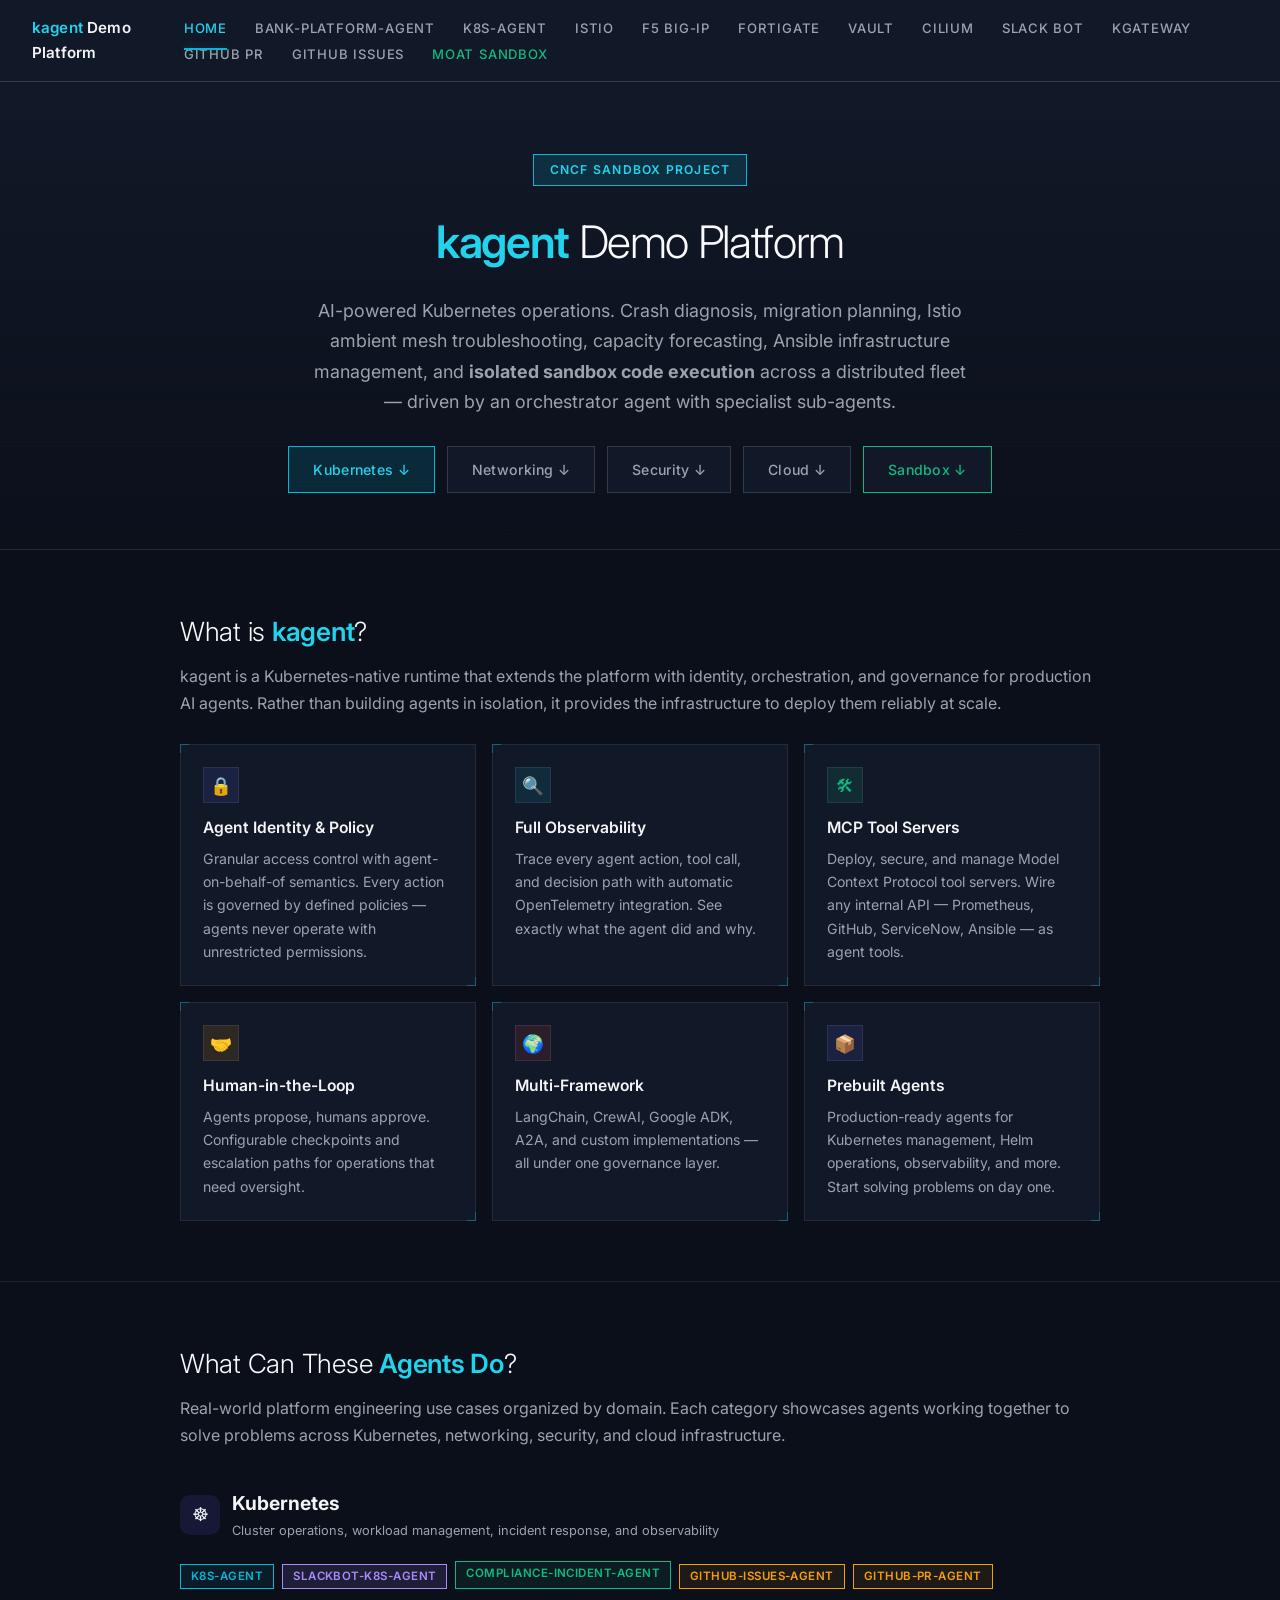
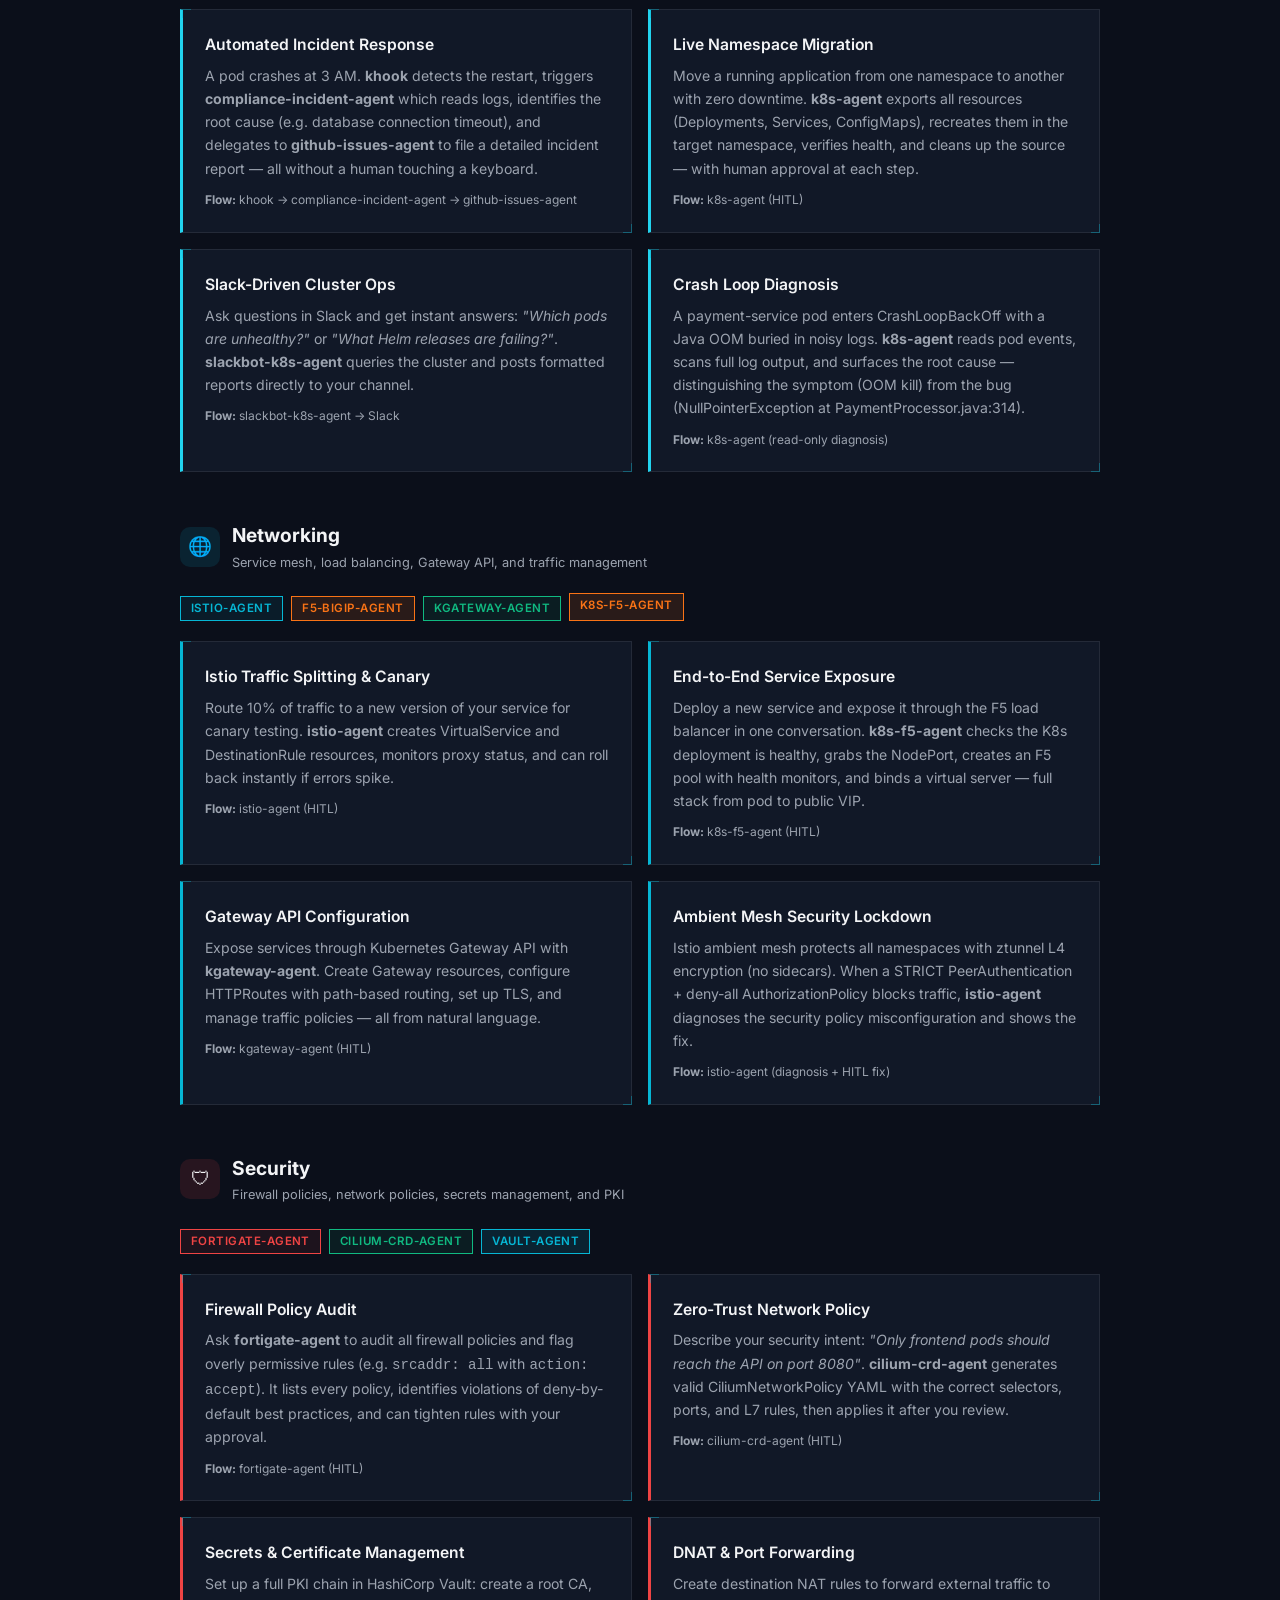
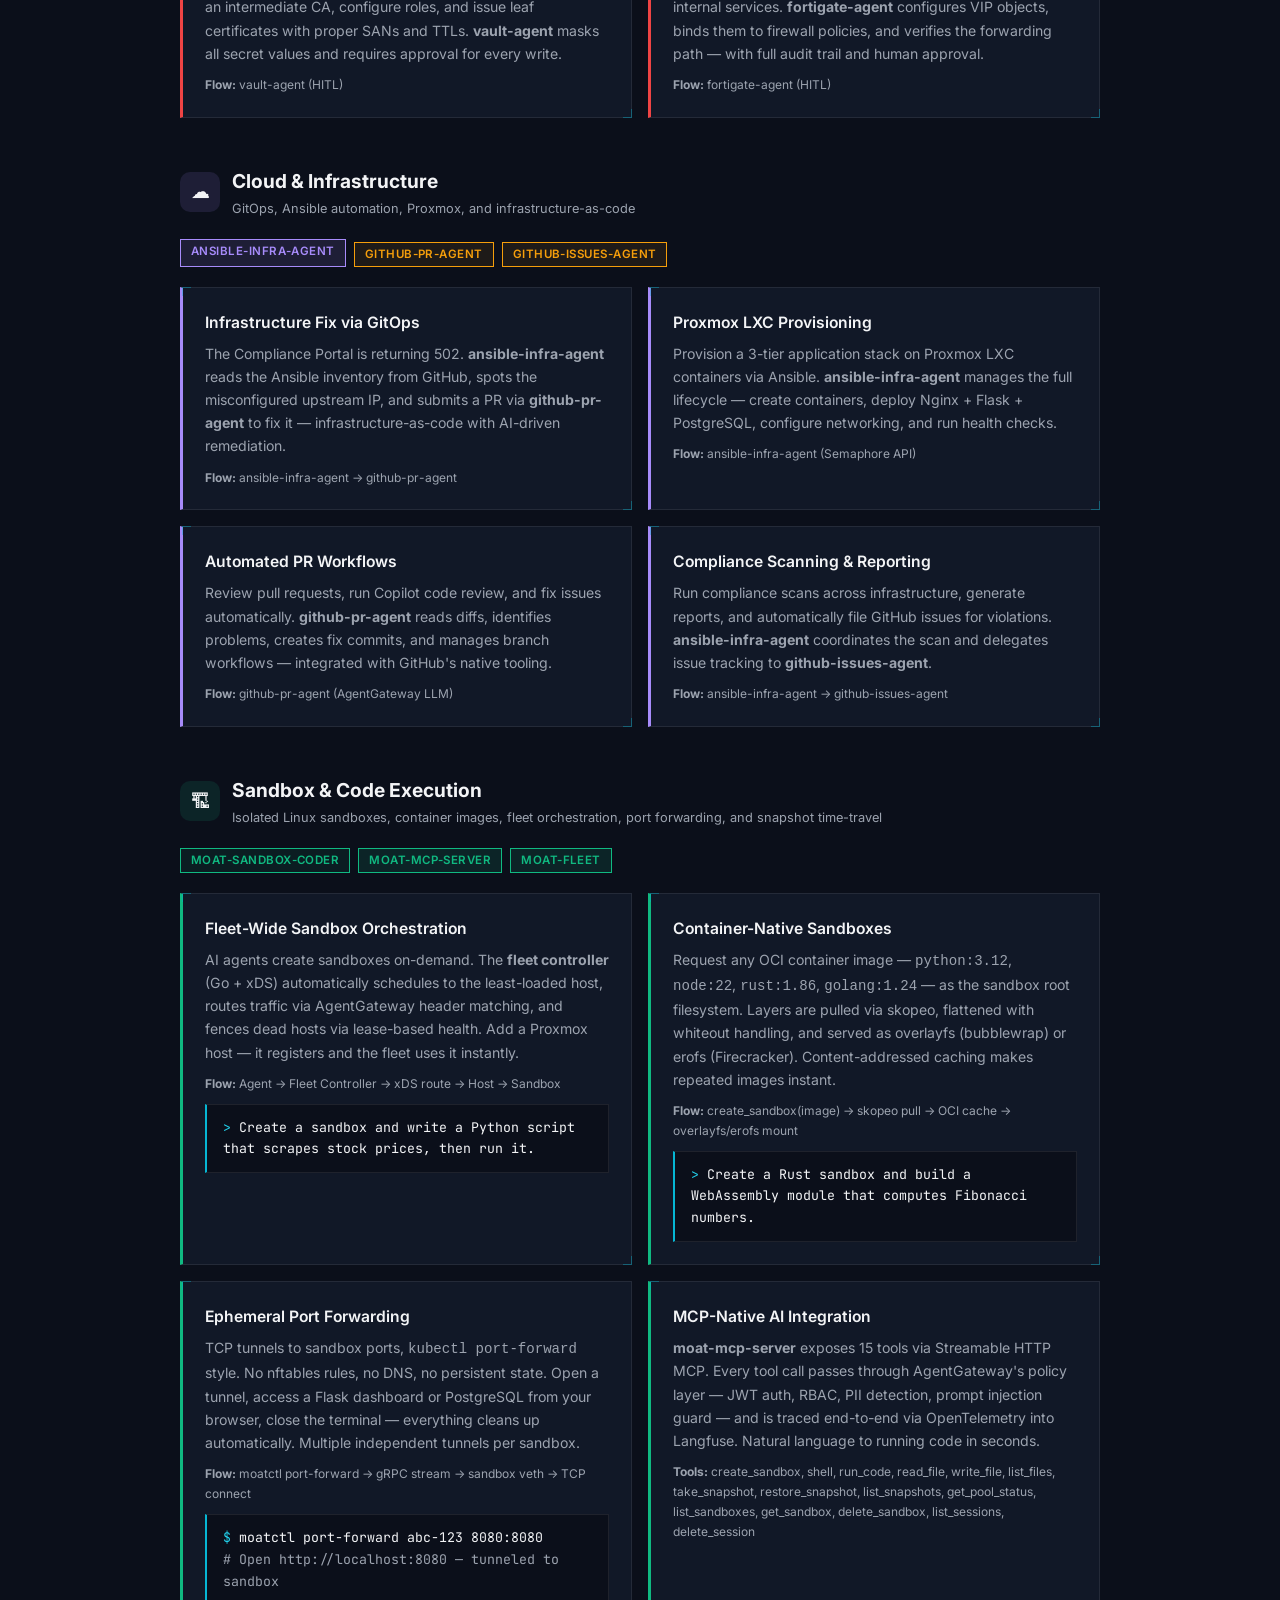
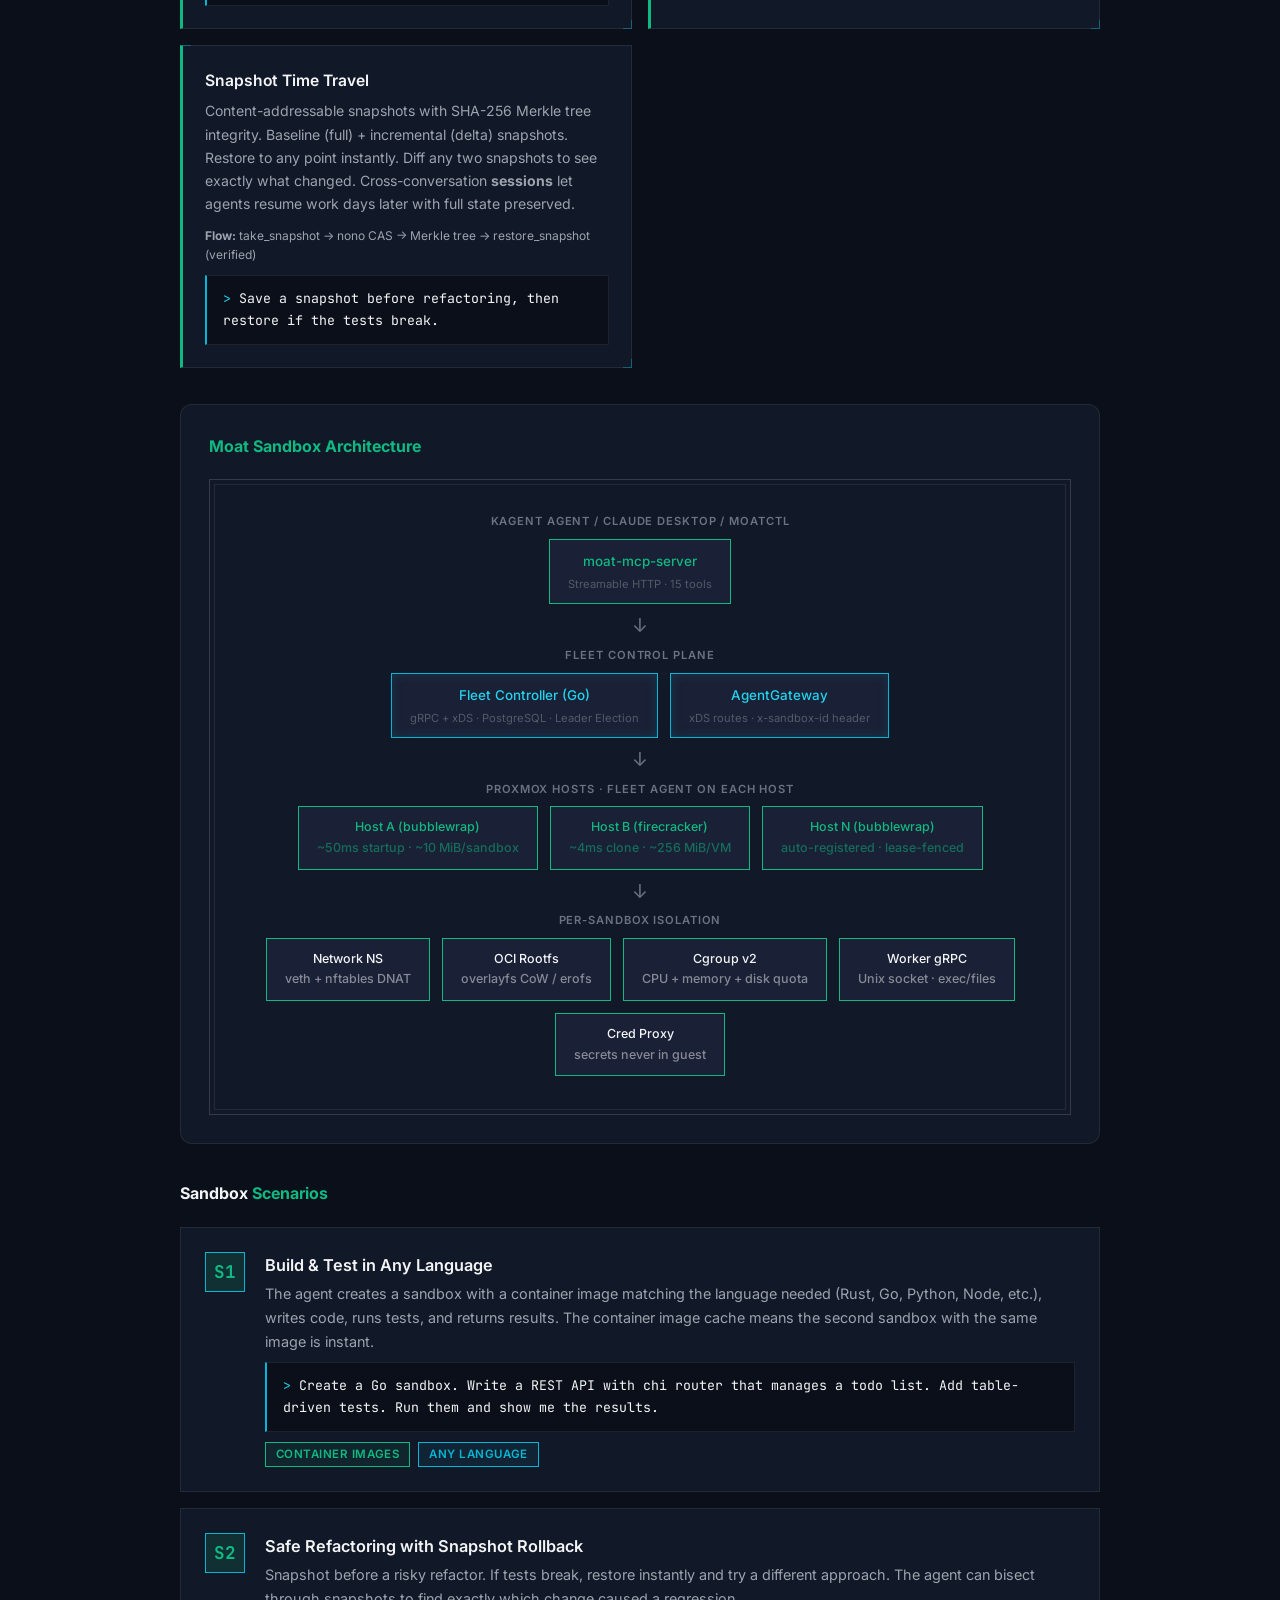
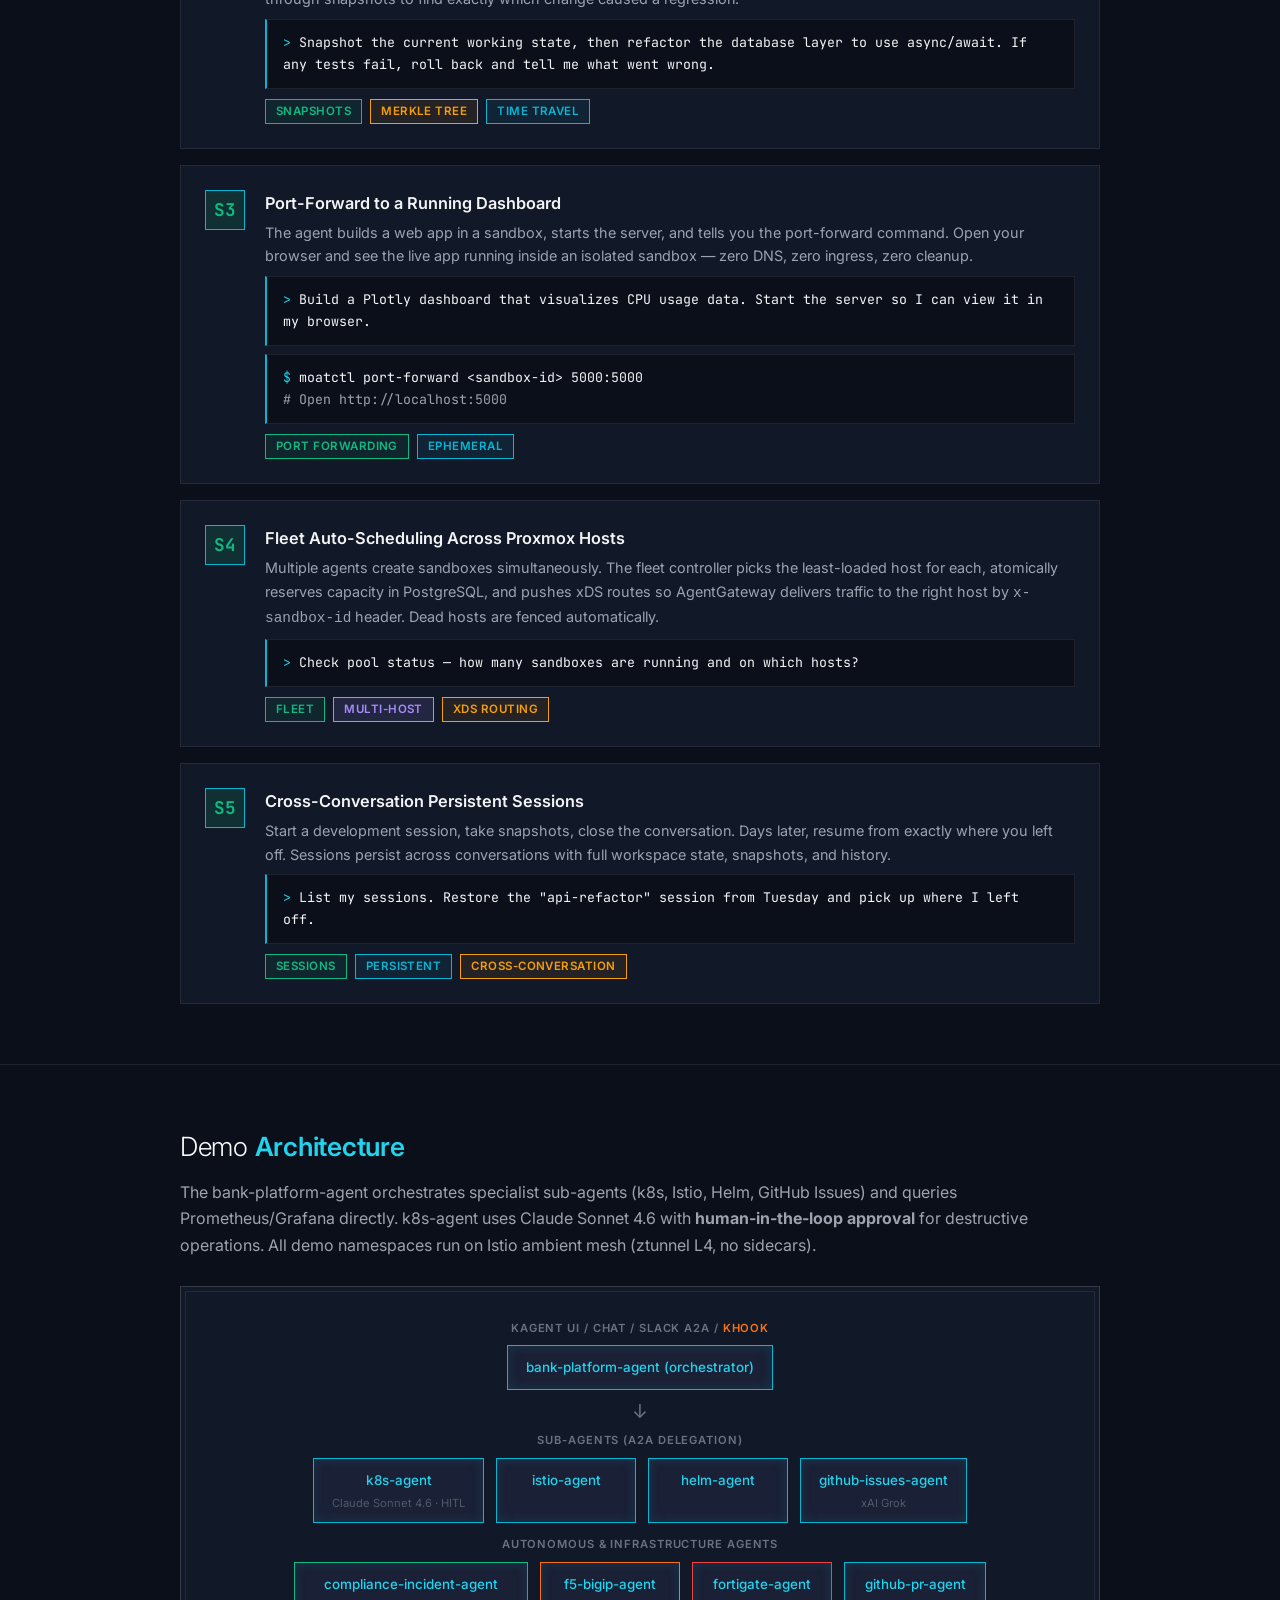
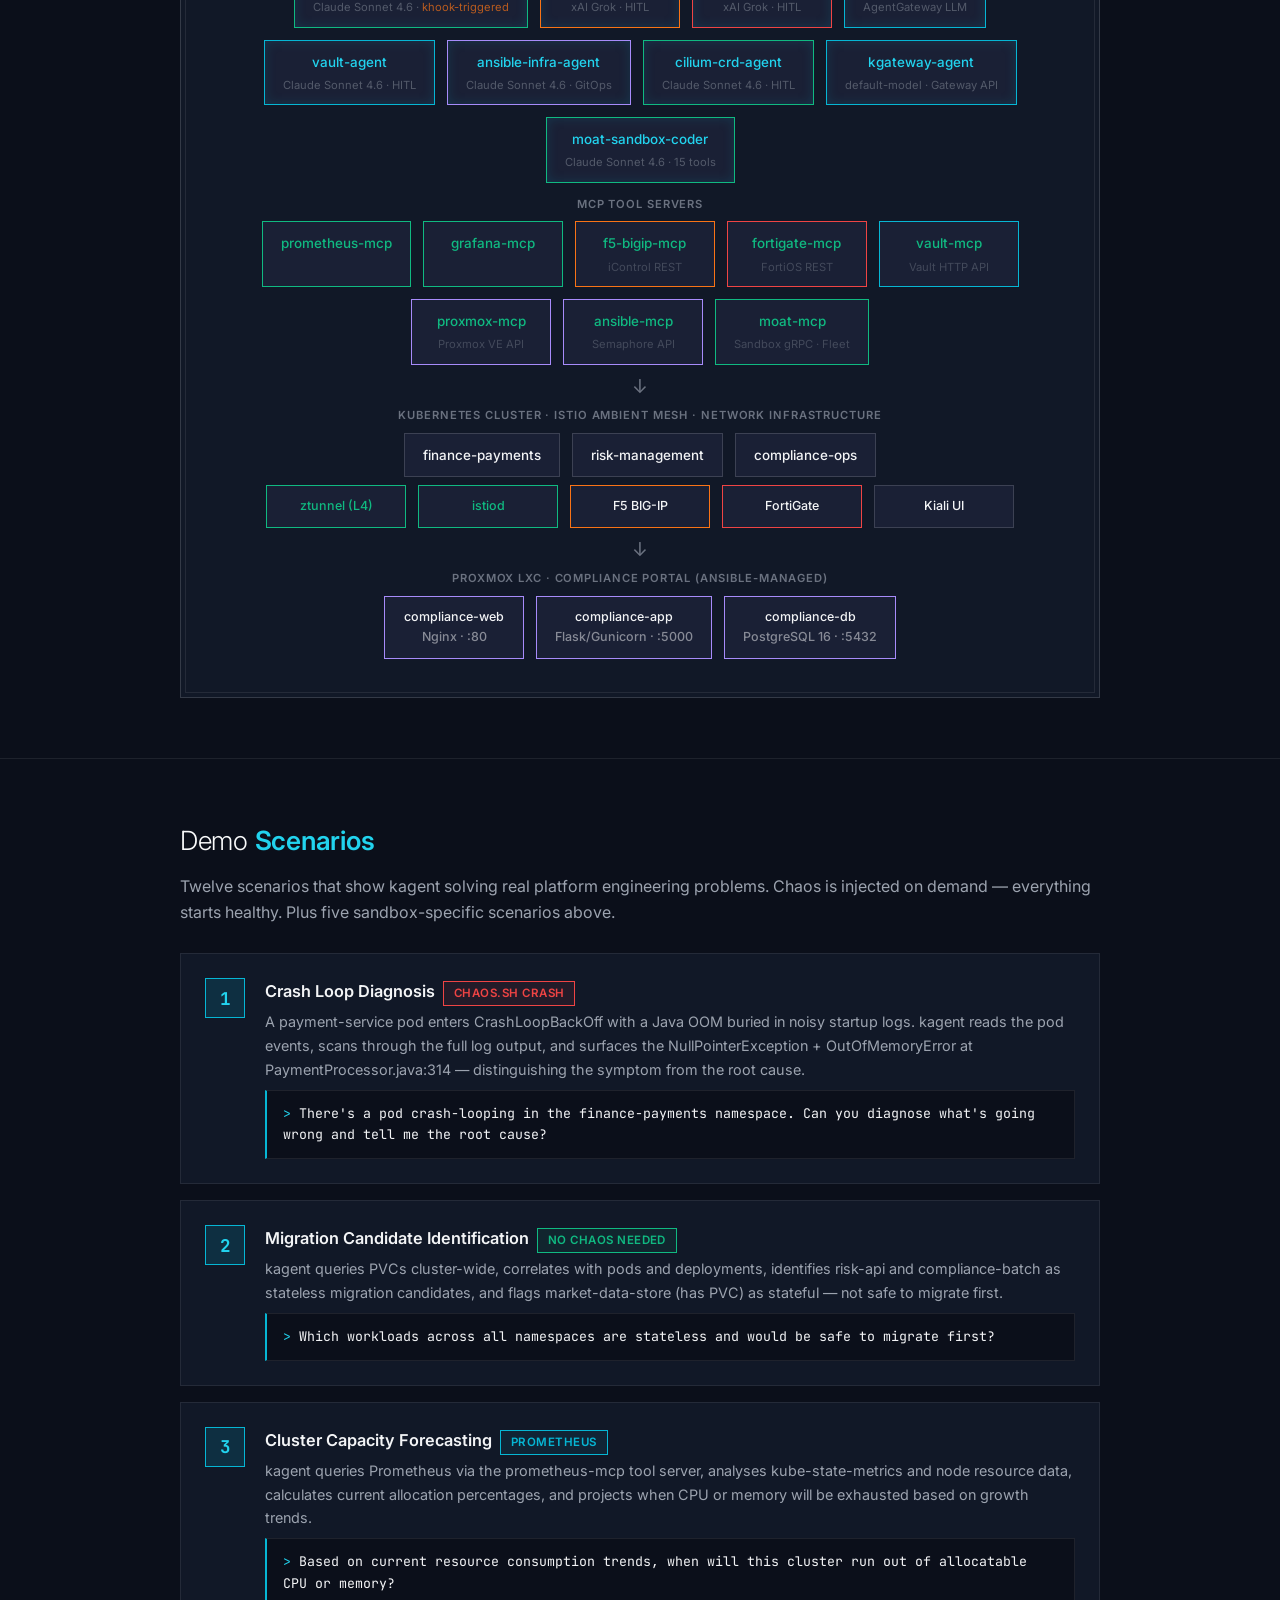
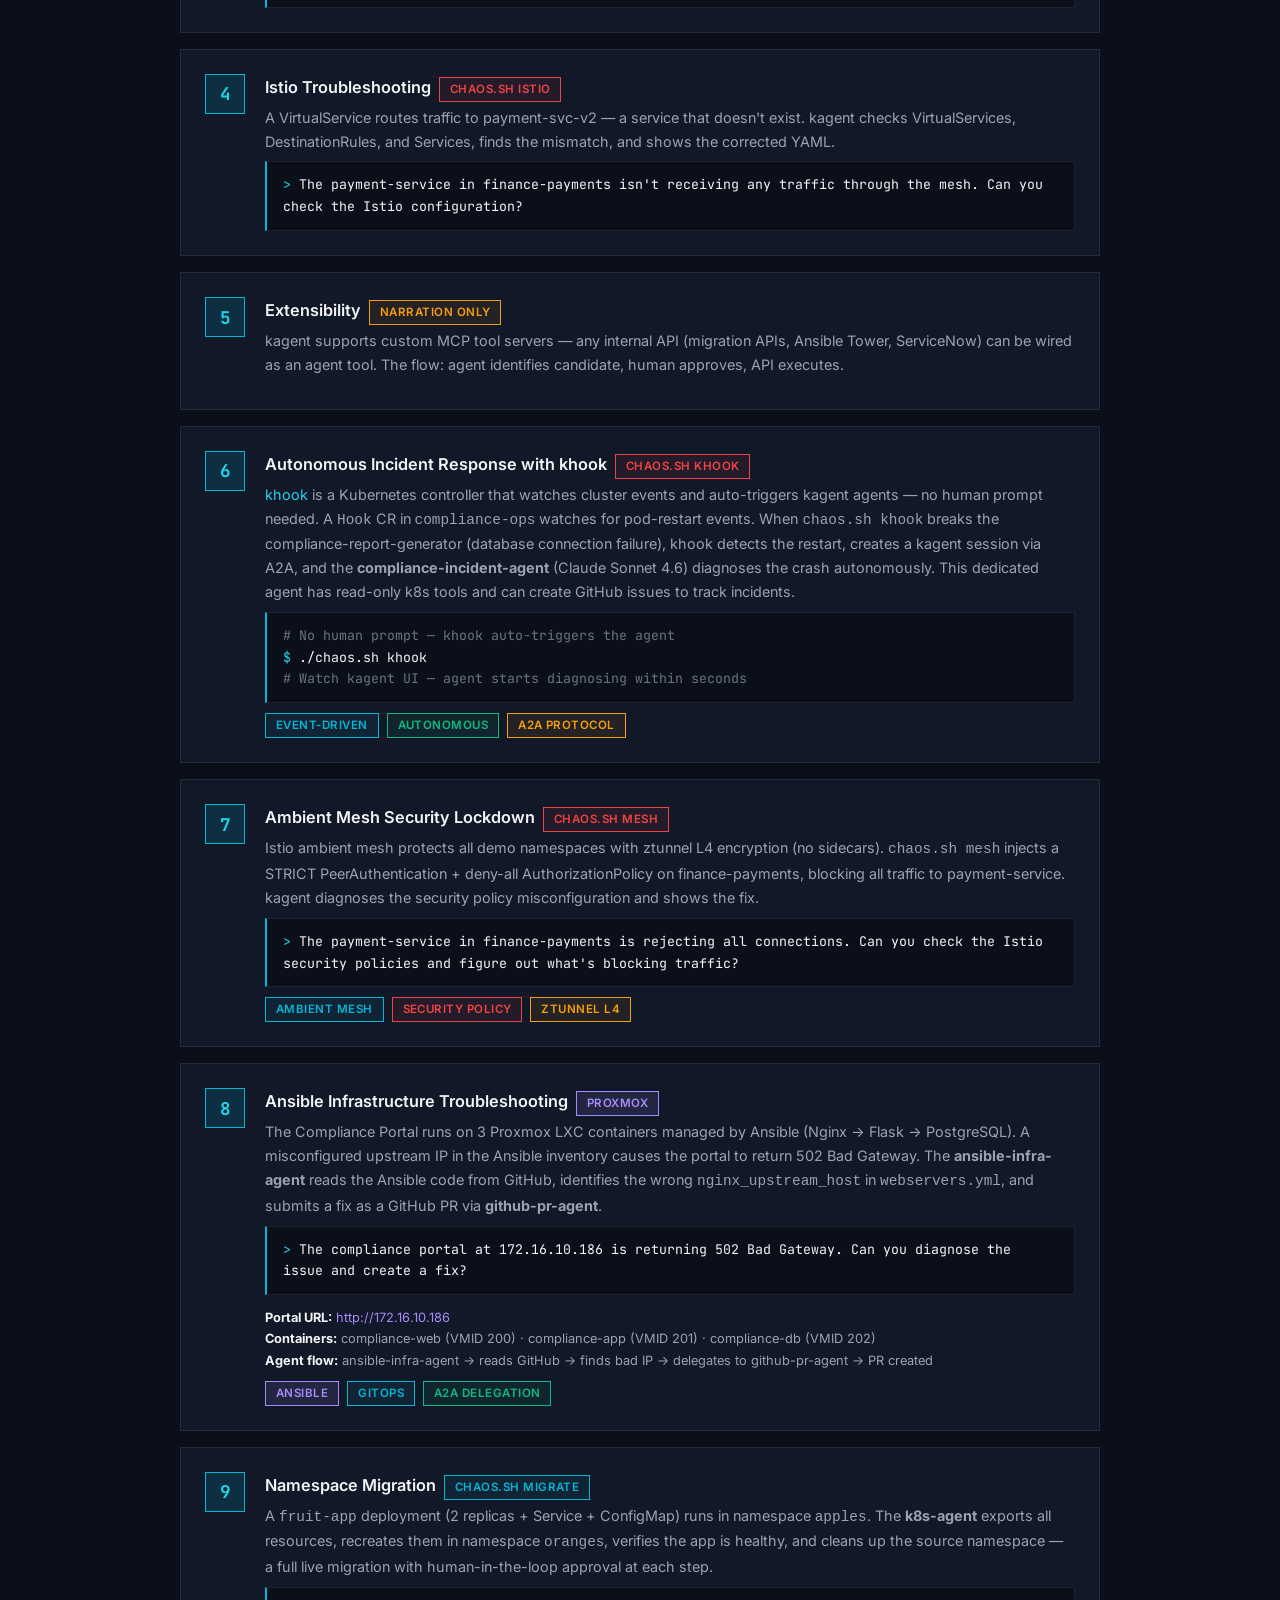
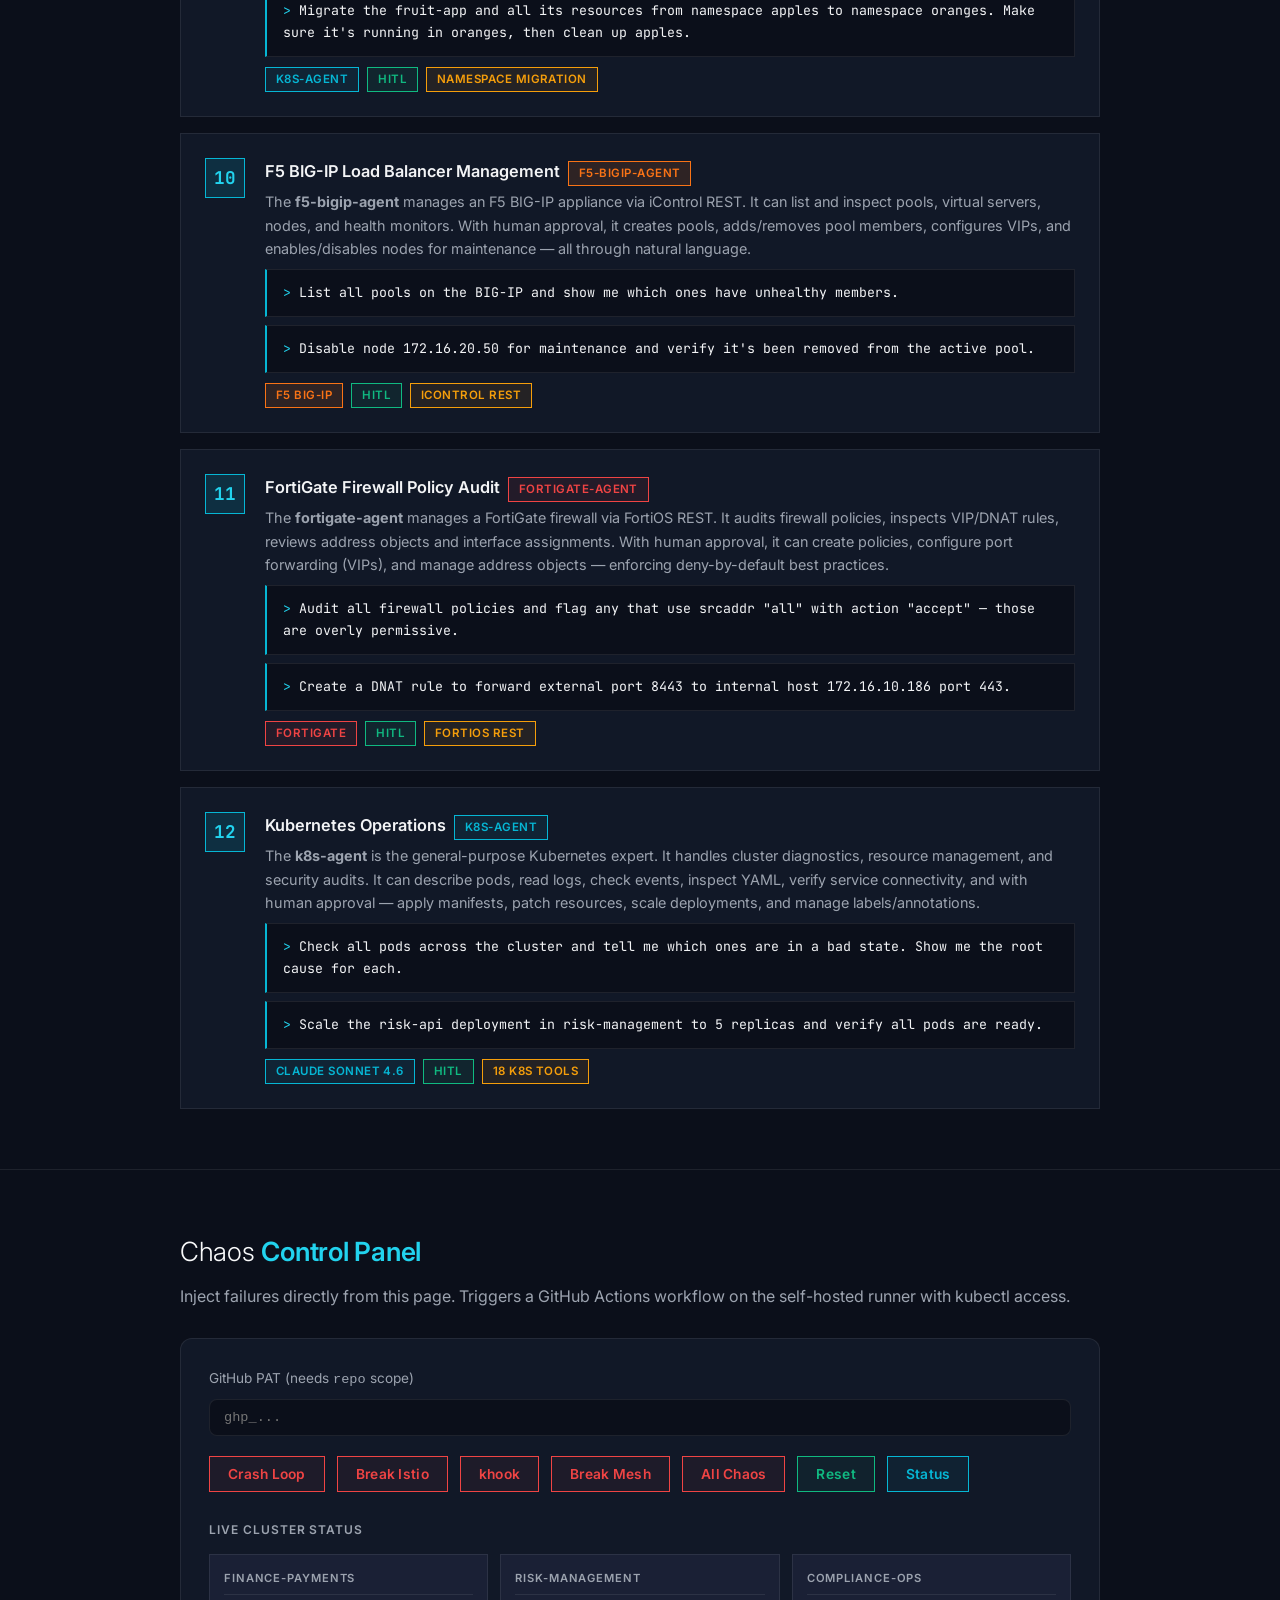
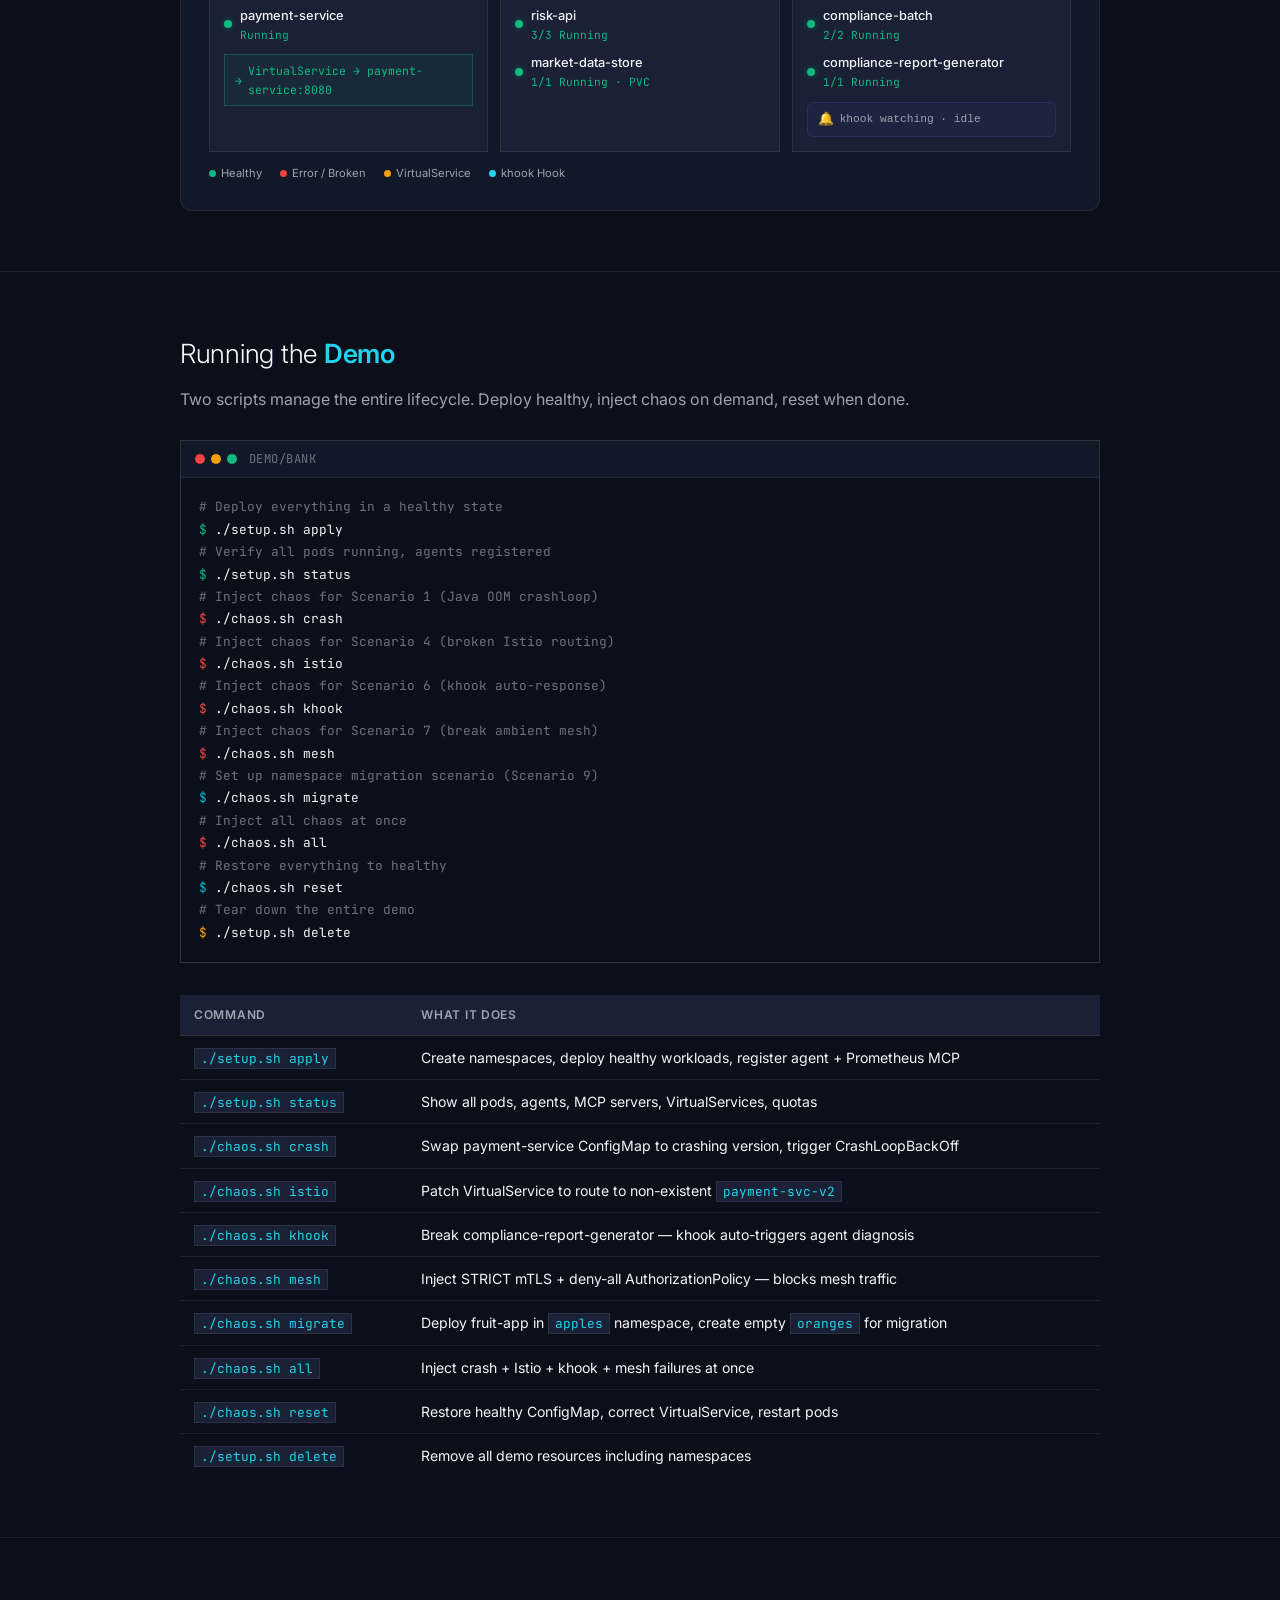
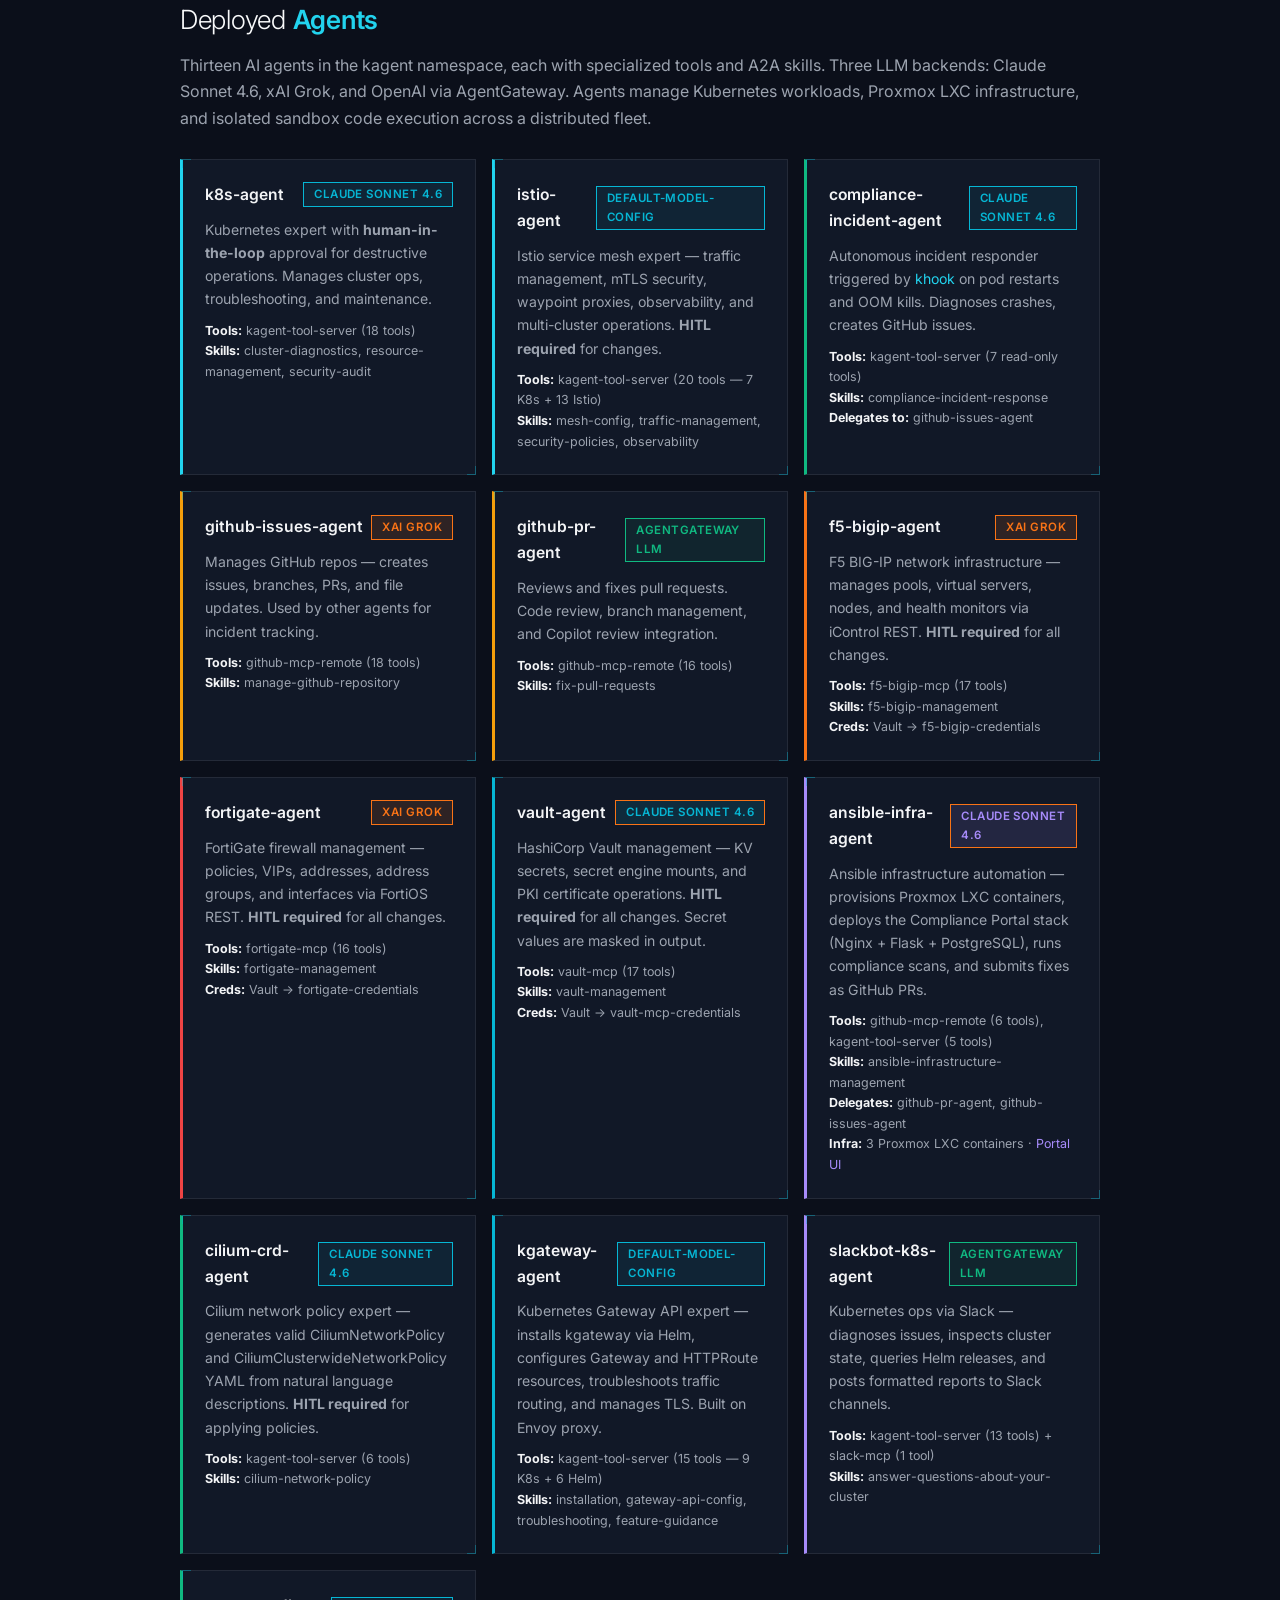
<file: docs/index.html>
<!DOCTYPE html>
<html lang="en">
<head>
  <meta charset="UTF-8">
  <meta name="viewport" content="width=device-width, initial-scale=1.0">
  <title>kagent — Demo Platform</title>
  <link rel="stylesheet" href="paper-theme.css">
  <style>
    /* Page-specific: inline style overrides for chaos panel */
    .arch-diagram { text-align: center; }
  </style>
</head>
<body>

  <!-- Nav -->
  <nav class="nav">
    <div class="nav-title"><span>kagent</span> Demo Platform</div>
    <div class="nav-links">
      <a href="index.html" class="active">Home</a>
      <a href="architecture.html">bank-platform-agent</a>
      <a href="k8s-agent.html">k8s-agent</a>
      <a href="istio-agent.html">Istio</a>
      <a href="f5-bigip-agent.html">F5 BIG-IP</a>
      <a href="fortigate-agent.html">FortiGate</a>
      <a href="vault-agent.html">Vault</a>
      <a href="cilium-crd-agent.html">Cilium</a>
      <a href="slackbot-agent.html">Slack Bot</a>
      <a href="kgateway-agent.html">kgateway</a>
      <a href="github-pr-agent.html">GitHub PR</a>
      <a href="github-issues-agent.html">GitHub Issues</a>
      <a href="#uc-sandbox" style="color: var(--green);">Moat Sandbox</a>
    </div>
  </nav>

  <!-- Hero -->
  <div class="hero">
    <div class="hero-badge">CNCF Sandbox Project</div>
    <h1><span>kagent</span> Demo Platform</h1>
    <p>AI-powered Kubernetes operations. Crash diagnosis, migration planning, Istio ambient mesh troubleshooting, capacity forecasting, Ansible infrastructure management, and <strong>isolated sandbox code execution</strong> across a distributed fleet &mdash; driven by an orchestrator agent with specialist sub-agents.</p>
    <div class="hero-buttons">
      <a href="#uc-k8s" class="hero-btn primary">Kubernetes &darr;</a>
      <a href="#uc-networking" class="hero-btn">Networking &darr;</a>
      <a href="#uc-security" class="hero-btn">Security &darr;</a>
      <a href="#uc-cloud" class="hero-btn">Cloud &darr;</a>
      <a href="#uc-sandbox" class="hero-btn" style="border-color: var(--green); color: var(--green);">Sandbox &darr;</a>
    </div>
  </div>

  <!-- What is kagent -->
  <section>
    <div class="container">
      <h2>What is <span>kagent</span>?</h2>
      <p>kagent is a Kubernetes-native runtime that extends the platform with identity, orchestration, and governance for production AI agents. Rather than building agents in isolation, it provides the infrastructure to deploy them reliably at scale.</p>

      <div class="features">
        <div class="feature">
          <div class="feature-icon" style="background: rgba(99, 102, 241, 0.12); color: var(--accent-light);">&#x1f512;</div>
          <h3>Agent Identity & Policy</h3>
          <p>Granular access control with agent-on-behalf-of semantics. Every action is governed by defined policies — agents never operate with unrestricted permissions.</p>
        </div>
        <div class="feature">
          <div class="feature-icon" style="background: rgba(6, 182, 212, 0.12); color: var(--cyan);">&#x1f50d;</div>
          <h3>Full Observability</h3>
          <p>Trace every agent action, tool call, and decision path with automatic OpenTelemetry integration. See exactly what the agent did and why.</p>
        </div>
        <div class="feature">
          <div class="feature-icon" style="background: rgba(16, 185, 129, 0.12); color: var(--green);">&#x1f6e0;</div>
          <h3>MCP Tool Servers</h3>
          <p>Deploy, secure, and manage Model Context Protocol tool servers. Wire any internal API — Prometheus, GitHub, ServiceNow, Ansible — as agent tools.</p>
        </div>
        <div class="feature">
          <div class="feature-icon" style="background: rgba(245, 158, 11, 0.12); color: var(--yellow);">&#x1f91d;</div>
          <h3>Human-in-the-Loop</h3>
          <p>Agents propose, humans approve. Configurable checkpoints and escalation paths for operations that need oversight.</p>
        </div>
        <div class="feature">
          <div class="feature-icon" style="background: rgba(239, 68, 68, 0.12); color: var(--red);">&#x1f30d;</div>
          <h3>Multi-Framework</h3>
          <p>LangChain, CrewAI, Google ADK, A2A, and custom implementations — all under one governance layer.</p>
        </div>
        <div class="feature">
          <div class="feature-icon" style="background: rgba(99, 102, 241, 0.12); color: var(--accent-light);">&#x1f4e6;</div>
          <h3>Prebuilt Agents</h3>
          <p>Production-ready agents for Kubernetes management, Helm operations, observability, and more. Start solving problems on day one.</p>
        </div>
      </div>
    </div>
  </section>

  <!-- Use Cases -->
  <section>
    <div class="container">
      <h2>What Can These <span>Agents Do</span>?</h2>
      <p>Real-world platform engineering use cases organized by domain. Each category showcases agents working together to solve problems across Kubernetes, networking, security, and cloud infrastructure.</p>

      <!-- Kubernetes -->
      <div id="uc-k8s" style="margin-top: 40px;">
        <div style="display: flex; align-items: center; gap: 12px; margin-bottom: 20px;">
          <div style="width: 40px; height: 40px; border-radius: 10px; background: rgba(99, 102, 241, 0.12); display: flex; align-items: center; justify-content: center; font-size: 1.2rem;">&#x2638;</div>
          <div>
            <h3 style="margin: 0; font-size: 1.2rem;">Kubernetes</h3>
            <p style="margin: 0; font-size: 0.8rem; color: var(--text-muted);">Cluster operations, workload management, incident response, and observability</p>
          </div>
        </div>
        <div style="display: flex; gap: 8px; flex-wrap: wrap; margin-bottom: 16px;">
          <a href="k8s-agent.html" style="text-decoration: none;"><span class="tag tag-cyan">k8s-agent</span></a>
          <a href="slackbot-agent.html" style="text-decoration: none;"><span class="tag" style="background: rgba(167,139,250,0.12); color: #a78bfa;">slackbot-k8s-agent</span></a>
          <span class="tag tag-green">compliance-incident-agent</span>
          <a href="github-issues-agent.html" style="text-decoration: none;"><span class="tag tag-yellow">github-issues-agent</span></a>
          <a href="github-pr-agent.html" style="text-decoration: none;"><span class="tag tag-yellow">github-pr-agent</span></a>
        </div>
        <div class="features" style="grid-template-columns: repeat(auto-fit, minmax(300px, 1fr));">
          <div class="feature" style="border-left: 3px solid var(--accent-light);">
            <h3>Automated Incident Response</h3>
            <p>A pod crashes at 3 AM. <strong>khook</strong> detects the restart, triggers <strong>compliance-incident-agent</strong> which reads logs, identifies the root cause (e.g. database connection timeout), and delegates to <strong>github-issues-agent</strong> to file a detailed incident report &mdash; all without a human touching a keyboard.</p>
            <div style="margin-top: 10px; font-size: 0.75rem; color: var(--text-muted);">
              <strong>Flow:</strong> khook &rarr; compliance-incident-agent &rarr; github-issues-agent
            </div>
          </div>
          <div class="feature" style="border-left: 3px solid var(--accent-light);">
            <h3>Live Namespace Migration</h3>
            <p>Move a running application from one namespace to another with zero downtime. <strong>k8s-agent</strong> exports all resources (Deployments, Services, ConfigMaps), recreates them in the target namespace, verifies health, and cleans up the source &mdash; with human approval at each step.</p>
            <div style="margin-top: 10px; font-size: 0.75rem; color: var(--text-muted);">
              <strong>Flow:</strong> k8s-agent (HITL)
            </div>
          </div>
          <div class="feature" style="border-left: 3px solid var(--accent-light);">
            <h3>Slack-Driven Cluster Ops</h3>
            <p>Ask questions in Slack and get instant answers: <em>"Which pods are unhealthy?"</em> or <em>"What Helm releases are failing?"</em>. <strong>slackbot-k8s-agent</strong> queries the cluster and posts formatted reports directly to your channel.</p>
            <div style="margin-top: 10px; font-size: 0.75rem; color: var(--text-muted);">
              <strong>Flow:</strong> slackbot-k8s-agent &rarr; Slack
            </div>
          </div>
          <div class="feature" style="border-left: 3px solid var(--accent-light);">
            <h3>Crash Loop Diagnosis</h3>
            <p>A payment-service pod enters CrashLoopBackOff with a Java OOM buried in noisy logs. <strong>k8s-agent</strong> reads pod events, scans full log output, and surfaces the root cause &mdash; distinguishing the symptom (OOM kill) from the bug (NullPointerException at PaymentProcessor.java:314).</p>
            <div style="margin-top: 10px; font-size: 0.75rem; color: var(--text-muted);">
              <strong>Flow:</strong> k8s-agent (read-only diagnosis)
            </div>
          </div>
        </div>
      </div>

      <!-- Networking -->
      <div id="uc-networking" style="margin-top: 48px;">
        <div style="display: flex; align-items: center; gap: 12px; margin-bottom: 20px;">
          <div style="width: 40px; height: 40px; border-radius: 10px; background: rgba(6, 182, 212, 0.12); display: flex; align-items: center; justify-content: center; font-size: 1.2rem;">&#x1f310;</div>
          <div>
            <h3 style="margin: 0; font-size: 1.2rem;">Networking</h3>
            <p style="margin: 0; font-size: 0.8rem; color: var(--text-muted);">Service mesh, load balancing, Gateway API, and traffic management</p>
          </div>
        </div>
        <div style="display: flex; gap: 8px; flex-wrap: wrap; margin-bottom: 16px;">
          <a href="istio-agent.html" style="text-decoration: none;"><span class="tag tag-cyan">istio-agent</span></a>
          <a href="f5-bigip-agent.html" style="text-decoration: none;"><span class="tag" style="background: rgba(249,115,22,0.12); color: #f97316;">f5-bigip-agent</span></a>
          <a href="kgateway-agent.html" style="text-decoration: none;"><span class="tag tag-green">kgateway-agent</span></a>
          <span class="tag" style="background: rgba(249,115,22,0.12); color: #f97316;">k8s-f5-agent</span>
        </div>
        <div class="features" style="grid-template-columns: repeat(auto-fit, minmax(300px, 1fr));">
          <div class="feature" style="border-left: 3px solid var(--cyan);">
            <h3>Istio Traffic Splitting &amp; Canary</h3>
            <p>Route 10% of traffic to a new version of your service for canary testing. <strong>istio-agent</strong> creates VirtualService and DestinationRule resources, monitors proxy status, and can roll back instantly if errors spike.</p>
            <div style="margin-top: 10px; font-size: 0.75rem; color: var(--text-muted);">
              <strong>Flow:</strong> istio-agent (HITL)
            </div>
          </div>
          <div class="feature" style="border-left: 3px solid var(--cyan);">
            <h3>End-to-End Service Exposure</h3>
            <p>Deploy a new service and expose it through the F5 load balancer in one conversation. <strong>k8s-f5-agent</strong> checks the K8s deployment is healthy, grabs the NodePort, creates an F5 pool with health monitors, and binds a virtual server &mdash; full stack from pod to public VIP.</p>
            <div style="margin-top: 10px; font-size: 0.75rem; color: var(--text-muted);">
              <strong>Flow:</strong> k8s-f5-agent (HITL)
            </div>
          </div>
          <div class="feature" style="border-left: 3px solid var(--cyan);">
            <h3>Gateway API Configuration</h3>
            <p>Expose services through Kubernetes Gateway API with <strong>kgateway-agent</strong>. Create Gateway resources, configure HTTPRoutes with path-based routing, set up TLS, and manage traffic policies &mdash; all from natural language.</p>
            <div style="margin-top: 10px; font-size: 0.75rem; color: var(--text-muted);">
              <strong>Flow:</strong> kgateway-agent (HITL)
            </div>
          </div>
          <div class="feature" style="border-left: 3px solid var(--cyan);">
            <h3>Ambient Mesh Security Lockdown</h3>
            <p>Istio ambient mesh protects all namespaces with ztunnel L4 encryption (no sidecars). When a STRICT PeerAuthentication + deny-all AuthorizationPolicy blocks traffic, <strong>istio-agent</strong> diagnoses the security policy misconfiguration and shows the fix.</p>
            <div style="margin-top: 10px; font-size: 0.75rem; color: var(--text-muted);">
              <strong>Flow:</strong> istio-agent (diagnosis + HITL fix)
            </div>
          </div>
        </div>
      </div>

      <!-- Security -->
      <div id="uc-security" style="margin-top: 48px;">
        <div style="display: flex; align-items: center; gap: 12px; margin-bottom: 20px;">
          <div style="width: 40px; height: 40px; border-radius: 10px; background: rgba(239, 68, 68, 0.12); display: flex; align-items: center; justify-content: center; font-size: 1.2rem;">&#x1f6e1;</div>
          <div>
            <h3 style="margin: 0; font-size: 1.2rem;">Security</h3>
            <p style="margin: 0; font-size: 0.8rem; color: var(--text-muted);">Firewall policies, network policies, secrets management, and PKI</p>
          </div>
        </div>
        <div style="display: flex; gap: 8px; flex-wrap: wrap; margin-bottom: 16px;">
          <a href="fortigate-agent.html" style="text-decoration: none;"><span class="tag tag-red">fortigate-agent</span></a>
          <a href="cilium-crd-agent.html" style="text-decoration: none;"><span class="tag tag-green">cilium-crd-agent</span></a>
          <a href="vault-agent.html" style="text-decoration: none;"><span class="tag" style="background: rgba(6,182,212,0.12); color: #06b6d4;">vault-agent</span></a>
        </div>
        <div class="features" style="grid-template-columns: repeat(auto-fit, minmax(300px, 1fr));">
          <div class="feature" style="border-left: 3px solid var(--red);">
            <h3>Firewall Policy Audit</h3>
            <p>Ask <strong>fortigate-agent</strong> to audit all firewall policies and flag overly permissive rules (e.g. <code>srcaddr: all</code> with <code>action: accept</code>). It lists every policy, identifies violations of deny-by-default best practices, and can tighten rules with your approval.</p>
            <div style="margin-top: 10px; font-size: 0.75rem; color: var(--text-muted);">
              <strong>Flow:</strong> fortigate-agent (HITL)
            </div>
          </div>
          <div class="feature" style="border-left: 3px solid var(--red);">
            <h3>Zero-Trust Network Policy</h3>
            <p>Describe your security intent: <em>"Only frontend pods should reach the API on port 8080"</em>. <strong>cilium-crd-agent</strong> generates valid CiliumNetworkPolicy YAML with the correct selectors, ports, and L7 rules, then applies it after you review.</p>
            <div style="margin-top: 10px; font-size: 0.75rem; color: var(--text-muted);">
              <strong>Flow:</strong> cilium-crd-agent (HITL)
            </div>
          </div>
          <div class="feature" style="border-left: 3px solid var(--red);">
            <h3>Secrets &amp; Certificate Management</h3>
            <p>Set up a full PKI chain in HashiCorp Vault: create a root CA, an intermediate CA, configure roles, and issue leaf certificates with proper SANs and TTLs. <strong>vault-agent</strong> masks all secret values and requires approval for every write.</p>
            <div style="margin-top: 10px; font-size: 0.75rem; color: var(--text-muted);">
              <strong>Flow:</strong> vault-agent (HITL)
            </div>
          </div>
          <div class="feature" style="border-left: 3px solid var(--red);">
            <h3>DNAT &amp; Port Forwarding</h3>
            <p>Create destination NAT rules to forward external traffic to internal services. <strong>fortigate-agent</strong> configures VIP objects, binds them to firewall policies, and verifies the forwarding path &mdash; with full audit trail and human approval.</p>
            <div style="margin-top: 10px; font-size: 0.75rem; color: var(--text-muted);">
              <strong>Flow:</strong> fortigate-agent (HITL)
            </div>
          </div>
        </div>
      </div>

      <!-- Cloud -->
      <div id="uc-cloud" style="margin-top: 48px;">
        <div style="display: flex; align-items: center; gap: 12px; margin-bottom: 20px;">
          <div style="width: 40px; height: 40px; border-radius: 10px; background: rgba(167, 139, 250, 0.12); display: flex; align-items: center; justify-content: center; font-size: 1.2rem;">&#x2601;</div>
          <div>
            <h3 style="margin: 0; font-size: 1.2rem;">Cloud &amp; Infrastructure</h3>
            <p style="margin: 0; font-size: 0.8rem; color: var(--text-muted);">GitOps, Ansible automation, Proxmox, and infrastructure-as-code</p>
          </div>
        </div>
        <div style="display: flex; gap: 8px; flex-wrap: wrap; margin-bottom: 16px;">
          <span class="tag" style="background: rgba(167,139,250,0.12); color: #a78bfa;">ansible-infra-agent</span>
          <a href="github-pr-agent.html" style="text-decoration: none;"><span class="tag tag-yellow">github-pr-agent</span></a>
          <a href="github-issues-agent.html" style="text-decoration: none;"><span class="tag tag-yellow">github-issues-agent</span></a>
        </div>
        <div class="features" style="grid-template-columns: repeat(auto-fit, minmax(300px, 1fr));">
          <div class="feature" style="border-left: 3px solid #a78bfa;">
            <h3>Infrastructure Fix via GitOps</h3>
            <p>The Compliance Portal is returning 502. <strong>ansible-infra-agent</strong> reads the Ansible inventory from GitHub, spots the misconfigured upstream IP, and submits a PR via <strong>github-pr-agent</strong> to fix it &mdash; infrastructure-as-code with AI-driven remediation.</p>
            <div style="margin-top: 10px; font-size: 0.75rem; color: var(--text-muted);">
              <strong>Flow:</strong> ansible-infra-agent &rarr; github-pr-agent
            </div>
          </div>
          <div class="feature" style="border-left: 3px solid #a78bfa;">
            <h3>Proxmox LXC Provisioning</h3>
            <p>Provision a 3-tier application stack on Proxmox LXC containers via Ansible. <strong>ansible-infra-agent</strong> manages the full lifecycle &mdash; create containers, deploy Nginx + Flask + PostgreSQL, configure networking, and run health checks.</p>
            <div style="margin-top: 10px; font-size: 0.75rem; color: var(--text-muted);">
              <strong>Flow:</strong> ansible-infra-agent (Semaphore API)
            </div>
          </div>
          <div class="feature" style="border-left: 3px solid #a78bfa;">
            <h3>Automated PR Workflows</h3>
            <p>Review pull requests, run Copilot code review, and fix issues automatically. <strong>github-pr-agent</strong> reads diffs, identifies problems, creates fix commits, and manages branch workflows &mdash; integrated with GitHub's native tooling.</p>
            <div style="margin-top: 10px; font-size: 0.75rem; color: var(--text-muted);">
              <strong>Flow:</strong> github-pr-agent (AgentGateway LLM)
            </div>
          </div>
          <div class="feature" style="border-left: 3px solid #a78bfa;">
            <h3>Compliance Scanning &amp; Reporting</h3>
            <p>Run compliance scans across infrastructure, generate reports, and automatically file GitHub issues for violations. <strong>ansible-infra-agent</strong> coordinates the scan and delegates issue tracking to <strong>github-issues-agent</strong>.</p>
            <div style="margin-top: 10px; font-size: 0.75rem; color: var(--text-muted);">
              <strong>Flow:</strong> ansible-infra-agent &rarr; github-issues-agent
            </div>
          </div>
        </div>
      </div>

      <!-- Sandbox / Moat -->
      <div id="uc-sandbox" style="margin-top: 48px;">
        <div style="display: flex; align-items: center; gap: 12px; margin-bottom: 20px;">
          <div style="width: 40px; height: 40px; border-radius: 10px; background: rgba(16, 185, 129, 0.12); display: flex; align-items: center; justify-content: center; font-size: 1.2rem;">&#x1f3d7;</div>
          <div>
            <h3 style="margin: 0; font-size: 1.2rem;">Sandbox &amp; Code Execution</h3>
            <p style="margin: 0; font-size: 0.8rem; color: var(--text-muted);">Isolated Linux sandboxes, container images, fleet orchestration, port forwarding, and snapshot time-travel</p>
          </div>
        </div>
        <div style="display: flex; gap: 8px; flex-wrap: wrap; margin-bottom: 16px;">
          <span class="tag tag-green">moat-sandbox-coder</span>
          <span class="tag" style="background: rgba(16,185,129,0.12); color: #10b981;">moat-mcp-server</span>
          <span class="tag" style="background: rgba(16,185,129,0.12); color: #10b981;">moat-fleet</span>
        </div>
        <div class="features" style="grid-template-columns: repeat(auto-fit, minmax(300px, 1fr));">

          <div class="feature" style="border-left: 3px solid var(--green);">
            <h3>Fleet-Wide Sandbox Orchestration</h3>
            <p>AI agents create sandboxes on-demand. The <strong>fleet controller</strong> (Go + xDS) automatically schedules to the least-loaded host, routes traffic via AgentGateway header matching, and fences dead hosts via lease-based health. Add a Proxmox host &mdash; it registers and the fleet uses it instantly.</p>
            <div style="margin-top: 10px; font-size: 0.75rem; color: var(--text-muted);">
              <strong>Flow:</strong> Agent &rarr; Fleet Controller &rarr; xDS route &rarr; Host &rarr; Sandbox
            </div>
            <div class="code-block" style="margin-top: 10px;">
              <span class="prompt">&gt;</span> <span class="cmd">Create a sandbox and write a Python script that scrapes stock prices, then run it.</span>
            </div>
          </div>

          <div class="feature" style="border-left: 3px solid var(--green);">
            <h3>Container-Native Sandboxes</h3>
            <p>Request any OCI container image &mdash; <code>python:3.12</code>, <code>node:22</code>, <code>rust:1.86</code>, <code>golang:1.24</code> &mdash; as the sandbox root filesystem. Layers are pulled via skopeo, flattened with whiteout handling, and served as overlayfs (bubblewrap) or erofs (Firecracker). Content-addressed caching makes repeated images instant.</p>
            <div style="margin-top: 10px; font-size: 0.75rem; color: var(--text-muted);">
              <strong>Flow:</strong> create_sandbox(image) &rarr; skopeo pull &rarr; OCI cache &rarr; overlayfs/erofs mount
            </div>
            <div class="code-block" style="margin-top: 10px;">
              <span class="prompt">&gt;</span> <span class="cmd">Create a Rust sandbox and build a WebAssembly module that computes Fibonacci numbers.</span>
            </div>
          </div>

          <div class="feature" style="border-left: 3px solid var(--green);">
            <h3>Ephemeral Port Forwarding</h3>
            <p>TCP tunnels to sandbox ports, <code>kubectl port-forward</code> style. No nftables rules, no DNS, no persistent state. Open a tunnel, access a Flask dashboard or PostgreSQL from your browser, close the terminal &mdash; everything cleans up automatically. Multiple independent tunnels per sandbox.</p>
            <div style="margin-top: 10px; font-size: 0.75rem; color: var(--text-muted);">
              <strong>Flow:</strong> moatctl port-forward &rarr; gRPC stream &rarr; sandbox veth &rarr; TCP connect
            </div>
            <div class="code-block" style="margin-top: 10px;">
              <span class="prompt">$</span> <span class="cmd">moatctl port-forward abc-123 8080:8080</span><br>
              <span class="muted"># Open http://localhost:8080 &mdash; tunneled to sandbox</span>
            </div>
          </div>

          <div class="feature" style="border-left: 3px solid var(--green);">
            <h3>MCP-Native AI Integration</h3>
            <p><strong>moat-mcp-server</strong> exposes 15 tools via Streamable HTTP MCP. Every tool call passes through AgentGateway's policy layer &mdash; JWT auth, RBAC, PII detection, prompt injection guard &mdash; and is traced end-to-end via OpenTelemetry into Langfuse. Natural language to running code in seconds.</p>
            <div style="margin-top: 10px; font-size: 0.75rem; color: var(--text-muted);">
              <strong>Tools:</strong> create_sandbox, shell, run_code, read_file, write_file, list_files, take_snapshot, restore_snapshot, list_snapshots, get_pool_status, list_sandboxes, get_sandbox, delete_sandbox, list_sessions, delete_session
            </div>
          </div>

          <div class="feature" style="border-left: 3px solid var(--green);">
            <h3>Snapshot Time Travel</h3>
            <p>Content-addressable snapshots with SHA-256 Merkle tree integrity. Baseline (full) + incremental (delta) snapshots. Restore to any point instantly. Diff any two snapshots to see exactly what changed. Cross-conversation <strong>sessions</strong> let agents resume work days later with full state preserved.</p>
            <div style="margin-top: 10px; font-size: 0.75rem; color: var(--text-muted);">
              <strong>Flow:</strong> take_snapshot &rarr; nono CAS &rarr; Merkle tree &rarr; restore_snapshot (verified)
            </div>
            <div class="code-block" style="margin-top: 10px;">
              <span class="prompt">&gt;</span> <span class="cmd">Save a snapshot before refactoring, then restore if the tests break.</span>
            </div>
          </div>

        </div>

        <!-- Moat Architecture Flow Diagram -->
        <div style="margin-top: 36px; background: var(--surface); border: 1px solid var(--border); border-radius: 12px; padding: 28px;">
          <h3 style="margin-bottom: 16px; font-size: 1rem; color: var(--green);">Moat Sandbox Architecture</h3>
          <div class="arch-diagram">
            <div class="arch-label">kagent Agent / Claude Desktop / moatctl</div>
            <div class="arch-row">
              <div class="arch-box green">moat-mcp-server<br><span style="font-size:0.7rem;opacity:0.7;">Streamable HTTP &middot; 15 tools</span></div>
            </div>
            <div class="arch-arrow">&darr;</div>
            <div class="arch-label">Fleet Control Plane</div>
            <div class="arch-row">
              <div class="arch-box accent">Fleet Controller (Go)<br><span style="font-size:0.7rem;opacity:0.7;">gRPC + xDS &middot; PostgreSQL &middot; Leader Election</span></div>
              <div class="arch-box accent">AgentGateway<br><span style="font-size:0.7rem;opacity:0.7;">xDS routes &middot; x-sandbox-id header</span></div>
            </div>
            <div class="arch-arrow">&darr;</div>
            <div class="arch-label">Proxmox Hosts &middot; Fleet Agent on each host</div>
            <div class="arch-row">
              <div class="arch-box green" style="font-size: 0.78rem;">Host A (bubblewrap)<br><span style="opacity:0.5;">~50ms startup &middot; ~10 MiB/sandbox</span></div>
              <div class="arch-box green" style="font-size: 0.78rem;">Host B (firecracker)<br><span style="opacity:0.5;">~4ms clone &middot; ~256 MiB/VM</span></div>
              <div class="arch-box green" style="font-size: 0.78rem;">Host N (bubblewrap)<br><span style="opacity:0.5;">auto-registered &middot; lease-fenced</span></div>
            </div>
            <div class="arch-arrow">&darr;</div>
            <div class="arch-label">Per-Sandbox Isolation</div>
            <div class="arch-row">
              <div class="arch-box" style="font-size: 0.78rem; border-color: var(--green);">Network NS<br><span style="opacity:0.5;">veth + nftables DNAT</span></div>
              <div class="arch-box" style="font-size: 0.78rem; border-color: var(--green);">OCI Rootfs<br><span style="opacity:0.5;">overlayfs CoW / erofs</span></div>
              <div class="arch-box" style="font-size: 0.78rem; border-color: var(--green);">Cgroup v2<br><span style="opacity:0.5;">CPU + memory + disk quota</span></div>
              <div class="arch-box" style="font-size: 0.78rem; border-color: var(--green);">Worker gRPC<br><span style="opacity:0.5;">Unix socket &middot; exec/files</span></div>
              <div class="arch-box" style="font-size: 0.78rem; border-color: var(--green);">Cred Proxy<br><span style="opacity:0.5;">secrets never in guest</span></div>
            </div>
          </div>
        </div>

        <!-- Sandbox Scenarios -->
        <div style="margin-top: 36px;">
          <h3 style="margin-bottom: 16px; font-size: 1rem;">Sandbox <span style="color: var(--green);">Scenarios</span></h3>
          <div class="scenarios">

            <div class="scenario">
              <div class="scenario-num" style="background: rgba(16,185,129,0.15); color: var(--green);">S1</div>
              <div class="scenario-body">
                <h3>Build &amp; Test in Any Language</h3>
                <p>The agent creates a sandbox with a container image matching the language needed (Rust, Go, Python, Node, etc.), writes code, runs tests, and returns results. The container image cache means the second sandbox with the same image is instant.</p>
                <div class="code-block">
                  <span class="prompt">&gt;</span> <span class="cmd">Create a Go sandbox. Write a REST API with chi router that manages a todo list. Add table-driven tests. Run them and show me the results.</span>
                </div>
                <div style="display: flex; gap: 8px; margin-top: 10px; font-size: 0.8rem;">
                  <span class="tag tag-green">container images</span>
                  <span class="tag tag-cyan">any language</span>
                </div>
              </div>
            </div>

            <div class="scenario">
              <div class="scenario-num" style="background: rgba(16,185,129,0.15); color: var(--green);">S2</div>
              <div class="scenario-body">
                <h3>Safe Refactoring with Snapshot Rollback</h3>
                <p>Snapshot before a risky refactor. If tests break, restore instantly and try a different approach. The agent can bisect through snapshots to find exactly which change caused a regression.</p>
                <div class="code-block">
                  <span class="prompt">&gt;</span> <span class="cmd">Snapshot the current working state, then refactor the database layer to use async/await. If any tests fail, roll back and tell me what went wrong.</span>
                </div>
                <div style="display: flex; gap: 8px; margin-top: 10px; font-size: 0.8rem;">
                  <span class="tag tag-green">snapshots</span>
                  <span class="tag tag-yellow">Merkle tree</span>
                  <span class="tag tag-cyan">time travel</span>
                </div>
              </div>
            </div>

            <div class="scenario">
              <div class="scenario-num" style="background: rgba(16,185,129,0.15); color: var(--green);">S3</div>
              <div class="scenario-body">
                <h3>Port-Forward to a Running Dashboard</h3>
                <p>The agent builds a web app in a sandbox, starts the server, and tells you the port-forward command. Open your browser and see the live app running inside an isolated sandbox &mdash; zero DNS, zero ingress, zero cleanup.</p>
                <div class="code-block">
                  <span class="prompt">&gt;</span> <span class="cmd">Build a Plotly dashboard that visualizes CPU usage data. Start the server so I can view it in my browser.</span>
                </div>
                <div class="code-block" style="margin-top: 8px;">
                  <span class="prompt">$</span> <span class="cmd">moatctl port-forward &lt;sandbox-id&gt; 5000:5000</span><br>
                  <span class="muted"># Open http://localhost:5000</span>
                </div>
                <div style="display: flex; gap: 8px; margin-top: 10px; font-size: 0.8rem;">
                  <span class="tag tag-green">port forwarding</span>
                  <span class="tag tag-cyan">ephemeral</span>
                </div>
              </div>
            </div>

            <div class="scenario">
              <div class="scenario-num" style="background: rgba(16,185,129,0.15); color: var(--green);">S4</div>
              <div class="scenario-body">
                <h3>Fleet Auto-Scheduling Across Proxmox Hosts</h3>
                <p>Multiple agents create sandboxes simultaneously. The fleet controller picks the least-loaded host for each, atomically reserves capacity in PostgreSQL, and pushes xDS routes so AgentGateway delivers traffic to the right host by <code>x-sandbox-id</code> header. Dead hosts are fenced automatically.</p>
                <div class="code-block">
                  <span class="prompt">&gt;</span> <span class="cmd">Check pool status &mdash; how many sandboxes are running and on which hosts?</span>
                </div>
                <div style="display: flex; gap: 8px; margin-top: 10px; font-size: 0.8rem;">
                  <span class="tag tag-green">fleet</span>
                  <span class="tag" style="background: rgba(167,139,250,0.12); color: #a78bfa;">multi-host</span>
                  <span class="tag tag-yellow">xDS routing</span>
                </div>
              </div>
            </div>

            <div class="scenario">
              <div class="scenario-num" style="background: rgba(16,185,129,0.15); color: var(--green);">S5</div>
              <div class="scenario-body">
                <h3>Cross-Conversation Persistent Sessions</h3>
                <p>Start a development session, take snapshots, close the conversation. Days later, resume from exactly where you left off. Sessions persist across conversations with full workspace state, snapshots, and history.</p>
                <div class="code-block">
                  <span class="prompt">&gt;</span> <span class="cmd">List my sessions. Restore the "api-refactor" session from Tuesday and pick up where I left off.</span>
                </div>
                <div style="display: flex; gap: 8px; margin-top: 10px; font-size: 0.8rem;">
                  <span class="tag tag-green">sessions</span>
                  <span class="tag tag-cyan">persistent</span>
                  <span class="tag tag-yellow">cross-conversation</span>
                </div>
              </div>
            </div>

          </div>
        </div>
      </div>

    </div>
  </section>

  <!-- Architecture -->
  <section>
    <div class="container">
      <h2>Demo <span>Architecture</span></h2>
      <p>The bank-platform-agent orchestrates specialist sub-agents (k8s, Istio, Helm, GitHub Issues) and queries Prometheus/Grafana directly. k8s-agent uses Claude Sonnet 4.6 with <strong>human-in-the-loop approval</strong> for destructive operations. All demo namespaces run on Istio ambient mesh (ztunnel L4, no sidecars).</p>

      <div class="arch-diagram">
        <div class="arch-label">kagent UI / Chat / Slack A2A / <a href="khook-auth-proxy.html" style="color: var(--orange);">khook</a></div>
        <div class="arch-row">
          <div class="arch-box accent">bank-platform-agent (orchestrator)</div>
        </div>
        <div class="arch-arrow">&darr;</div>
        <div class="arch-label">Sub-Agents (A2A delegation)</div>
        <div class="arch-row">
          <div class="arch-box accent">k8s-agent<br><span style="font-size:0.7rem;opacity:0.7;">Claude Sonnet 4.6 &middot; HITL</span></div>
          <div class="arch-box accent">istio-agent</div>
          <div class="arch-box accent">helm-agent</div>
          <div class="arch-box accent">github-issues-agent<br><span style="font-size:0.7rem;opacity:0.7;">xAI Grok</span></div>
        </div>
        <div class="arch-label" style="margin-top: 12px;">Autonomous &amp; Infrastructure Agents</div>
        <div class="arch-row">
          <div class="arch-box accent" style="border-color: var(--green);">compliance-incident-agent<br><span style="font-size:0.7rem;opacity:0.7;">Claude Sonnet 4.6 &middot; <a href="khook-diagram.html" style="color: var(--orange); text-decoration: none;">khook-triggered</a></span></div>
          <div class="arch-box accent" style="border-color: var(--orange);">f5-bigip-agent<br><span style="font-size:0.7rem;opacity:0.7;">xAI Grok &middot; HITL</span></div>
          <div class="arch-box accent" style="border-color: var(--red);">fortigate-agent<br><span style="font-size:0.7rem;opacity:0.7;">xAI Grok &middot; HITL</span></div>
          <div class="arch-box accent">github-pr-agent<br><span style="font-size:0.7rem;opacity:0.7;">AgentGateway LLM</span></div>
          <div class="arch-box accent" style="border-color: var(--cyan);">vault-agent<br><span style="font-size:0.7rem;opacity:0.7;">Claude Sonnet 4.6 &middot; HITL</span></div>
          <div class="arch-box accent" style="border-color: #a78bfa;">ansible-infra-agent<br><span style="font-size:0.7rem;opacity:0.7;">Claude Sonnet 4.6 &middot; GitOps</span></div>
          <div class="arch-box accent" style="border-color: var(--green);">cilium-crd-agent<br><span style="font-size:0.7rem;opacity:0.7;">Claude Sonnet 4.6 &middot; HITL</span></div>
          <div class="arch-box accent" style="border-color: var(--cyan);">kgateway-agent<br><span style="font-size:0.7rem;opacity:0.7;">default-model &middot; Gateway API</span></div>
          <div class="arch-box accent" style="border-color: var(--green);">moat-sandbox-coder<br><span style="font-size:0.7rem;opacity:0.7;">Claude Sonnet 4.6 &middot; 15 tools</span></div>
        </div>
        <div class="arch-label" style="margin-top: 12px;">MCP Tool Servers</div>
        <div class="arch-row">
          <div class="arch-box green">prometheus-mcp</div>
          <div class="arch-box green">grafana-mcp</div>
          <div class="arch-box green" style="border-color: var(--orange);">f5-bigip-mcp<br><span style="font-size:0.7rem;opacity:0.5;">iControl REST</span></div>
          <div class="arch-box green" style="border-color: var(--red);">fortigate-mcp<br><span style="font-size:0.7rem;opacity:0.5;">FortiOS REST</span></div>
          <div class="arch-box green" style="border-color: var(--cyan);">vault-mcp<br><span style="font-size:0.7rem;opacity:0.5;">Vault HTTP API</span></div>
          <div class="arch-box green" style="border-color: #a78bfa;">proxmox-mcp<br><span style="font-size:0.7rem;opacity:0.5;">Proxmox VE API</span></div>
          <div class="arch-box green" style="border-color: #a78bfa;">ansible-mcp<br><span style="font-size:0.7rem;opacity:0.5;">Semaphore API</span></div>
          <div class="arch-box green" style="border-color: var(--green);">moat-mcp<br><span style="font-size:0.7rem;opacity:0.5;">Sandbox gRPC &middot; Fleet</span></div>
        </div>
        <div class="arch-arrow">&darr;</div>
        <div class="arch-label">Kubernetes Cluster &middot; Istio Ambient Mesh &middot; Network Infrastructure</div>
        <div class="arch-row">
          <div class="arch-box">finance-payments</div>
          <div class="arch-box">risk-management</div>
          <div class="arch-box">compliance-ops</div>
        </div>
        <div class="arch-row" style="margin-top: 8px;">
          <div class="arch-box green" style="font-size: 0.78rem;">ztunnel (L4)</div>
          <div class="arch-box green" style="font-size: 0.78rem;">istiod</div>
          <div class="arch-box" style="font-size: 0.78rem; border-color: var(--orange);">F5 BIG-IP</div>
          <div class="arch-box" style="font-size: 0.78rem; border-color: var(--red);">FortiGate</div>
          <div class="arch-box" style="font-size: 0.78rem;"><a href="http://kiali.rooster.maniak.com:20001" target="_blank" style="color: inherit;">Kiali UI</a></div>
        </div>
        <div class="arch-arrow">&darr;</div>
        <div class="arch-label">Proxmox LXC &middot; Compliance Portal (Ansible-managed)</div>
        <div class="arch-row">
          <div class="arch-box" style="border-color: #a78bfa; font-size: 0.78rem;">compliance-web<br><span style="opacity:0.5;">Nginx &middot; :80</span></div>
          <div class="arch-box" style="border-color: #a78bfa; font-size: 0.78rem;">compliance-app<br><span style="opacity:0.5;">Flask/Gunicorn &middot; :5000</span></div>
          <div class="arch-box" style="border-color: #a78bfa; font-size: 0.78rem;">compliance-db<br><span style="opacity:0.5;">PostgreSQL 16 &middot; :5432</span></div>
        </div>
      </div>
    </div>
  </section>

  <!-- Demo Scenarios -->
  <section>
    <div class="container">
      <h2>Demo <span>Scenarios</span></h2>
      <p>Twelve scenarios that show kagent solving real platform engineering problems. Chaos is injected on demand — everything starts healthy. Plus five sandbox-specific scenarios above.</p>

      <div class="scenarios">

        <div class="scenario">
          <div class="scenario-num">1</div>
          <div class="scenario-body">
            <h3>Crash Loop Diagnosis &nbsp;<span class="tag tag-red">chaos.sh crash</span></h3>
            <p>A payment-service pod enters CrashLoopBackOff with a Java OOM buried in noisy startup logs. kagent reads the pod events, scans through the full log output, and surfaces the NullPointerException + OutOfMemoryError at PaymentProcessor.java:314 — distinguishing the symptom from the root cause.</p>
            <div class="code-block">
              <span class="prompt">&gt;</span> <span class="cmd">There's a pod crash-looping in the finance-payments namespace. Can you diagnose what's going wrong and tell me the root cause?</span>
            </div>
          </div>
        </div>

        <div class="scenario">
          <div class="scenario-num">2</div>
          <div class="scenario-body">
            <h3>Migration Candidate Identification &nbsp;<span class="tag tag-green">no chaos needed</span></h3>
            <p>kagent queries PVCs cluster-wide, correlates with pods and deployments, identifies risk-api and compliance-batch as stateless migration candidates, and flags market-data-store (has PVC) as stateful — not safe to migrate first.</p>
            <div class="code-block">
              <span class="prompt">&gt;</span> <span class="cmd">Which workloads across all namespaces are stateless and would be safe to migrate first?</span>
            </div>
          </div>
        </div>

        <div class="scenario">
          <div class="scenario-num">3</div>
          <div class="scenario-body">
            <h3>Cluster Capacity Forecasting &nbsp;<span class="tag tag-cyan">prometheus</span></h3>
            <p>kagent queries Prometheus via the prometheus-mcp tool server, analyses kube-state-metrics and node resource data, calculates current allocation percentages, and projects when CPU or memory will be exhausted based on growth trends.</p>
            <div class="code-block">
              <span class="prompt">&gt;</span> <span class="cmd">Based on current resource consumption trends, when will this cluster run out of allocatable CPU or memory?</span>
            </div>
          </div>
        </div>

        <div class="scenario">
          <div class="scenario-num">4</div>
          <div class="scenario-body">
            <h3>Istio Troubleshooting &nbsp;<span class="tag tag-red">chaos.sh istio</span></h3>
            <p>A VirtualService routes traffic to payment-svc-v2 — a service that doesn't exist. kagent checks VirtualServices, DestinationRules, and Services, finds the mismatch, and shows the corrected YAML.</p>
            <div class="code-block">
              <span class="prompt">&gt;</span> <span class="cmd">The payment-service in finance-payments isn't receiving any traffic through the mesh. Can you check the Istio configuration?</span>
            </div>
          </div>
        </div>

        <div class="scenario">
          <div class="scenario-num">5</div>
          <div class="scenario-body">
            <h3>Extensibility &nbsp;<span class="tag tag-yellow">narration only</span></h3>
            <p>kagent supports custom MCP tool servers — any internal API (migration APIs, Ansible Tower, ServiceNow) can be wired as an agent tool. The flow: agent identifies candidate, human approves, API executes.</p>
          </div>
        </div>

        <div class="scenario">
          <div class="scenario-num">6</div>
          <div class="scenario-body">
            <h3>Autonomous Incident Response with khook &nbsp;<span class="tag tag-red">chaos.sh khook</span></h3>
            <p><a href="https://github.com/kagent-dev/khook">khook</a> is a Kubernetes controller that watches cluster events and auto-triggers kagent agents — no human prompt needed. A <code>Hook</code> CR in <code>compliance-ops</code> watches for pod-restart events. When <code>chaos.sh khook</code> breaks the compliance-report-generator (database connection failure), khook detects the restart, creates a kagent session via A2A, and the <strong>compliance-incident-agent</strong> (Claude Sonnet 4.6) diagnoses the crash autonomously. This dedicated agent has read-only k8s tools and can create GitHub issues to track incidents.</p>
            <div class="code-block" style="margin-bottom: 10px;">
              <span class="comment"># No human prompt — khook auto-triggers the agent</span><br>
              <span class="prompt">$</span> <span class="cmd">./chaos.sh khook</span><br>
              <span class="comment"># Watch kagent UI — agent starts diagnosing within seconds</span>
            </div>
            <div style="display: flex; gap: 8px; margin-top: 10px; font-size: 0.8rem;">
              <span class="tag tag-cyan">event-driven</span>
              <span class="tag tag-green">autonomous</span>
              <span class="tag tag-yellow">A2A protocol</span>
            </div>
          </div>
        </div>

        <div class="scenario">
          <div class="scenario-num">7</div>
          <div class="scenario-body">
            <h3>Ambient Mesh Security Lockdown &nbsp;<span class="tag tag-red">chaos.sh mesh</span></h3>
            <p>Istio ambient mesh protects all demo namespaces with ztunnel L4 encryption (no sidecars). <code>chaos.sh mesh</code> injects a STRICT PeerAuthentication + deny-all AuthorizationPolicy on finance-payments, blocking all traffic to payment-service. kagent diagnoses the security policy misconfiguration and shows the fix.</p>
            <div class="code-block">
              <span class="prompt">&gt;</span> <span class="cmd">The payment-service in finance-payments is rejecting all connections. Can you check the Istio security policies and figure out what's blocking traffic?</span>
            </div>
            <div style="display: flex; gap: 8px; margin-top: 10px; font-size: 0.8rem;">
              <span class="tag tag-cyan">ambient mesh</span>
              <span class="tag tag-red">security policy</span>
              <span class="tag tag-yellow">ztunnel L4</span>
            </div>
          </div>
        </div>

        <div class="scenario">
          <div class="scenario-num">8</div>
          <div class="scenario-body">
            <h3>Ansible Infrastructure Troubleshooting &nbsp;<span class="tag" style="background: rgba(167,139,250,0.12); color: #a78bfa;">proxmox</span></h3>
            <p>The Compliance Portal runs on 3 Proxmox LXC containers managed by Ansible (Nginx &rarr; Flask &rarr; PostgreSQL). A misconfigured upstream IP in the Ansible inventory causes the portal to return 502 Bad Gateway. The <strong>ansible-infra-agent</strong> reads the Ansible code from GitHub, identifies the wrong <code>nginx_upstream_host</code> in <code>webservers.yml</code>, and submits a fix as a GitHub PR via <strong>github-pr-agent</strong>.</p>
            <div class="code-block">
              <span class="prompt">&gt;</span> <span class="cmd">The compliance portal at 172.16.10.186 is returning 502 Bad Gateway. Can you diagnose the issue and create a fix?</span>
            </div>
            <div style="margin-top: 12px; font-size: 0.8rem; color: var(--text-muted);">
              <strong style="color: var(--text);">Portal URL:</strong> <a href="http://172.16.10.186" target="_blank" style="color: #a78bfa;">http://172.16.10.186</a><br>
              <strong style="color: var(--text);">Containers:</strong> compliance-web (VMID 200) &middot; compliance-app (VMID 201) &middot; compliance-db (VMID 202)<br>
              <strong style="color: var(--text);">Agent flow:</strong> ansible-infra-agent &rarr; reads GitHub &rarr; finds bad IP &rarr; delegates to github-pr-agent &rarr; PR created
            </div>
            <div style="display: flex; gap: 8px; margin-top: 10px; font-size: 0.8rem;">
              <span class="tag" style="background: rgba(167,139,250,0.12); color: #a78bfa;">ansible</span>
              <span class="tag tag-cyan">GitOps</span>
              <span class="tag tag-green">A2A delegation</span>
            </div>
          </div>
        </div>

        <div class="scenario">
          <div class="scenario-num">9</div>
          <div class="scenario-body">
            <h3>Namespace Migration &nbsp;<span class="tag tag-cyan">chaos.sh migrate</span></h3>
            <p>A <code>fruit-app</code> deployment (2 replicas + Service + ConfigMap) runs in namespace <code>apples</code>. The <strong>k8s-agent</strong> exports all resources, recreates them in namespace <code>oranges</code>, verifies the app is healthy, and cleans up the source namespace &mdash; a full live migration with human-in-the-loop approval at each step.</p>
            <div class="code-block">
              <span class="prompt">&gt;</span> <span class="cmd">Migrate the fruit-app and all its resources from namespace apples to namespace oranges. Make sure it's running in oranges, then clean up apples.</span>
            </div>
            <div style="display: flex; gap: 8px; margin-top: 10px; font-size: 0.8rem;">
              <span class="tag tag-cyan">k8s-agent</span>
              <span class="tag tag-green">HITL</span>
              <span class="tag tag-yellow">namespace migration</span>
            </div>
          </div>
        </div>

        <div class="scenario">
          <div class="scenario-num">10</div>
          <div class="scenario-body">
            <h3>F5 BIG-IP Load Balancer Management &nbsp;<span class="tag tag-orange" style="background: rgba(249,115,22,0.12); color: #f97316;">f5-bigip-agent</span></h3>
            <p>The <strong>f5-bigip-agent</strong> manages an F5 BIG-IP appliance via iControl REST. It can list and inspect pools, virtual servers, nodes, and health monitors. With human approval, it creates pools, adds/removes pool members, configures VIPs, and enables/disables nodes for maintenance &mdash; all through natural language.</p>
            <div class="code-block">
              <span class="prompt">&gt;</span> <span class="cmd">List all pools on the BIG-IP and show me which ones have unhealthy members.</span>
            </div>
            <div class="code-block" style="margin-top: 8px;">
              <span class="prompt">&gt;</span> <span class="cmd">Disable node 172.16.20.50 for maintenance and verify it's been removed from the active pool.</span>
            </div>
            <div style="display: flex; gap: 8px; margin-top: 10px; font-size: 0.8rem;">
              <span class="tag tag-orange" style="background: rgba(249,115,22,0.12); color: #f97316;">F5 BIG-IP</span>
              <span class="tag tag-green">HITL</span>
              <span class="tag tag-yellow">iControl REST</span>
            </div>
          </div>
        </div>

        <div class="scenario">
          <div class="scenario-num">11</div>
          <div class="scenario-body">
            <h3>FortiGate Firewall Policy Audit &nbsp;<span class="tag tag-red">fortigate-agent</span></h3>
            <p>The <strong>fortigate-agent</strong> manages a FortiGate firewall via FortiOS REST. It audits firewall policies, inspects VIP/DNAT rules, reviews address objects and interface assignments. With human approval, it can create policies, configure port forwarding (VIPs), and manage address objects &mdash; enforcing deny-by-default best practices.</p>
            <div class="code-block">
              <span class="prompt">&gt;</span> <span class="cmd">Audit all firewall policies and flag any that use srcaddr "all" with action "accept" — those are overly permissive.</span>
            </div>
            <div class="code-block" style="margin-top: 8px;">
              <span class="prompt">&gt;</span> <span class="cmd">Create a DNAT rule to forward external port 8443 to internal host 172.16.10.186 port 443.</span>
            </div>
            <div style="display: flex; gap: 8px; margin-top: 10px; font-size: 0.8rem;">
              <span class="tag tag-red">FortiGate</span>
              <span class="tag tag-green">HITL</span>
              <span class="tag tag-yellow">FortiOS REST</span>
            </div>
          </div>
        </div>

        <div class="scenario">
          <div class="scenario-num">12</div>
          <div class="scenario-body">
            <h3>Kubernetes Operations &nbsp;<span class="tag tag-cyan">k8s-agent</span></h3>
            <p>The <strong>k8s-agent</strong> is the general-purpose Kubernetes expert. It handles cluster diagnostics, resource management, and security audits. It can describe pods, read logs, check events, inspect YAML, verify service connectivity, and with human approval &mdash; apply manifests, patch resources, scale deployments, and manage labels/annotations.</p>
            <div class="code-block">
              <span class="prompt">&gt;</span> <span class="cmd">Check all pods across the cluster and tell me which ones are in a bad state. Show me the root cause for each.</span>
            </div>
            <div class="code-block" style="margin-top: 8px;">
              <span class="prompt">&gt;</span> <span class="cmd">Scale the risk-api deployment in risk-management to 5 replicas and verify all pods are ready.</span>
            </div>
            <div style="display: flex; gap: 8px; margin-top: 10px; font-size: 0.8rem;">
              <span class="tag tag-cyan">Claude Sonnet 4.6</span>
              <span class="tag tag-green">HITL</span>
              <span class="tag tag-yellow">18 k8s tools</span>
            </div>
          </div>
        </div>

      </div>
    </div>
  </section>

  <!-- Chaos Control Panel -->
  <section id="chaos">
    <div class="container">
      <h2>Chaos <span>Control Panel</span></h2>
      <p>Inject failures directly from this page. Triggers a GitHub Actions workflow on the self-hosted runner with kubectl access.</p>

      <div style="background: var(--surface); border: 1px solid var(--border); border-radius: 12px; padding: 28px; margin-top: 24px;">
        <div style="margin-bottom: 20px;">
          <label style="display: block; font-size: 0.85rem; color: var(--text-muted); margin-bottom: 8px;">GitHub PAT (needs <code>repo</code> scope)</label>
          <input type="password" id="gh-token" placeholder="ghp_..." style="
            width: 100%;
            padding: 10px 14px;
            background: var(--bg);
            border: 1px solid var(--border);
            border-radius: 8px;
            color: var(--text);
            font-family: 'SF Mono', monospace;
            font-size: 0.85rem;
            outline: none;
          " />
        </div>

        <div style="display: flex; gap: 12px; flex-wrap: wrap;">
          <button onclick="triggerChaos('crash')" class="chaos-btn chaos-btn-red">Crash Loop</button>
          <button onclick="triggerChaos('istio')" class="chaos-btn chaos-btn-red">Break Istio</button>
          <button onclick="triggerChaos('khook')" class="chaos-btn chaos-btn-red">khook</button>
          <button onclick="triggerChaos('mesh')" class="chaos-btn chaos-btn-red">Break Mesh</button>
          <button onclick="triggerChaos('all')" class="chaos-btn chaos-btn-red">All Chaos</button>
          <button onclick="triggerChaos('reset')" class="chaos-btn chaos-btn-green">Reset</button>
          <button onclick="triggerChaos('status')" class="chaos-btn chaos-btn-cyan">Status</button>
        </div>

        <div id="chaos-status" style="margin-top: 16px; display: none;">
          <div style="background: var(--bg); border: 1px solid var(--border); border-radius: 8px; padding: 14px 18px; font-family: 'SF Mono', monospace; font-size: 0.82rem;">
            <span id="chaos-msg"></span>
            <a id="chaos-link" href="#" target="_blank" style="display: none; margin-left: 8px;"></a>
          </div>
        </div>

        <!-- Live Cluster Status Visualization -->
        <div style="margin-top: 28px;">
          <div class="cluster-viz-title">Live Cluster Status</div>

          <div class="ns-grid">
            <!-- finance-payments -->
            <div class="ns-card" id="ns-finance">
              <div class="ns-header">finance-payments</div>
              <div class="pod-row">
                <div class="pod-box">
                  <div class="pod-dot healthy" id="dot-payment"></div>
                  <div>
                    <div class="pod-name">payment-service</div>
                    <div class="pod-status healthy" id="status-payment">Running</div>
                  </div>
                </div>
              </div>
              <div class="vs-indicator healthy" id="vs-payment">
                <span class="vs-arrow">&#x2192;</span>
                <span id="vs-payment-target">VirtualService &#x2192; payment-service:8080</span>
              </div>
            </div>

            <!-- risk-management -->
            <div class="ns-card" id="ns-risk">
              <div class="ns-header">risk-management</div>
              <div class="pod-row">
                <div class="pod-box">
                  <div class="pod-dot healthy" id="dot-risk-api"></div>
                  <div>
                    <div class="pod-name">risk-api</div>
                    <div class="pod-status healthy" id="status-risk-api">3/3 Running</div>
                  </div>
                </div>
              </div>
              <div class="pod-row">
                <div class="pod-box">
                  <div class="pod-dot healthy" id="dot-market-data"></div>
                  <div>
                    <div class="pod-name">market-data-store</div>
                    <div class="pod-status healthy" id="status-market-data">1/1 Running &middot; PVC</div>
                  </div>
                </div>
              </div>
            </div>

            <!-- compliance-ops -->
            <div class="ns-card" id="ns-compliance">
              <div class="ns-header">compliance-ops</div>
              <div class="pod-row">
                <div class="pod-box">
                  <div class="pod-dot healthy" id="dot-compliance"></div>
                  <div>
                    <div class="pod-name">compliance-batch</div>
                    <div class="pod-status healthy" id="status-compliance">2/2 Running</div>
                  </div>
                </div>
              </div>
              <div class="pod-row">
                <div class="pod-box">
                  <div class="pod-dot healthy" id="dot-report-gen"></div>
                  <div>
                    <div class="pod-name">compliance-report-generator</div>
                    <div class="pod-status healthy" id="status-report-gen">1/1 Running</div>
                  </div>
                </div>
              </div>
              <div id="khook-indicator" style="margin-top: 10px; padding: 6px 10px; border-radius: 6px; font-size: 0.7rem; font-family: 'SF Mono', monospace; background: rgba(99, 102, 241, 0.06); border: 1px solid rgba(99, 102, 241, 0.15); color: var(--text-muted); display: flex; align-items: center; gap: 6px; transition: all 0.3s;">
                <span style="font-size: 0.8rem;">&#x1f514;</span>
                <span id="khook-label">khook watching &middot; idle</span>
              </div>
            </div>
          </div>

          <div class="viz-legend">
            <div class="viz-legend-item">
              <div class="viz-legend-dot" style="background: var(--green);"></div>
              <span>Healthy</span>
            </div>
            <div class="viz-legend-item">
              <div class="viz-legend-dot" style="background: var(--red);"></div>
              <span>Error / Broken</span>
            </div>
            <div class="viz-legend-item">
              <div class="viz-legend-dot" style="background: var(--yellow);"></div>
              <span>VirtualService</span>
            </div>
            <div class="viz-legend-item">
              <div class="viz-legend-dot" style="background: var(--accent-light);"></div>
              <span>khook Hook</span>
            </div>
          </div>
        </div>
      </div>
    </div>
  </section>

  <!-- Demo Commands -->
  <section>
    <div class="container">
      <h2>Running the <span>Demo</span></h2>
      <p>Two scripts manage the entire lifecycle. Deploy healthy, inject chaos on demand, reset when done.</p>

      <div class="terminal">
        <div class="terminal-header">
          <div class="terminal-dot r"></div>
          <div class="terminal-dot y"></div>
          <div class="terminal-dot g"></div>
          <span class="terminal-title">demo/bank</span>
        </div>
        <div class="terminal-body">
<div class="line"><span class="muted"># Deploy everything in a healthy state</span></div>
<div class="line"><span class="green">$</span> ./setup.sh apply</div>
<div class="line"></div>
<div class="line"><span class="muted"># Verify all pods running, agents registered</span></div>
<div class="line"><span class="green">$</span> ./setup.sh status</div>
<div class="line"></div>
<div class="line"><span class="muted"># Inject chaos for Scenario 1 (Java OOM crashloop)</span></div>
<div class="line"><span class="red">$</span> ./chaos.sh crash</div>
<div class="line"></div>
<div class="line"><span class="muted"># Inject chaos for Scenario 4 (broken Istio routing)</span></div>
<div class="line"><span class="red">$</span> ./chaos.sh istio</div>
<div class="line"></div>
<div class="line"><span class="muted"># Inject chaos for Scenario 6 (khook auto-response)</span></div>
<div class="line"><span class="red">$</span> ./chaos.sh khook</div>
<div class="line"></div>
<div class="line"><span class="muted"># Inject chaos for Scenario 7 (break ambient mesh)</span></div>
<div class="line"><span class="red">$</span> ./chaos.sh mesh</div>
<div class="line"></div>
<div class="line"><span class="muted"># Set up namespace migration scenario (Scenario 9)</span></div>
<div class="line"><span class="cyan">$</span> ./chaos.sh migrate</div>
<div class="line"></div>
<div class="line"><span class="muted"># Inject all chaos at once</span></div>
<div class="line"><span class="red">$</span> ./chaos.sh all</div>
<div class="line"></div>
<div class="line"><span class="muted"># Restore everything to healthy</span></div>
<div class="line"><span class="cyan">$</span> ./chaos.sh reset</div>
<div class="line"></div>
<div class="line"><span class="muted"># Tear down the entire demo</span></div>
<div class="line"><span class="yellow">$</span> ./setup.sh delete</div>
        </div>
      </div>

      <table class="flow-table" style="margin-top: 32px;">
        <thead>
          <tr>
            <th>Command</th>
            <th>What it does</th>
          </tr>
        </thead>
        <tbody>
          <tr>
            <td><code>./setup.sh apply</code></td>
            <td>Create namespaces, deploy healthy workloads, register agent + Prometheus MCP</td>
          </tr>
          <tr>
            <td><code>./setup.sh status</code></td>
            <td>Show all pods, agents, MCP servers, VirtualServices, quotas</td>
          </tr>
          <tr>
            <td><code>./chaos.sh crash</code></td>
            <td>Swap payment-service ConfigMap to crashing version, trigger CrashLoopBackOff</td>
          </tr>
          <tr>
            <td><code>./chaos.sh istio</code></td>
            <td>Patch VirtualService to route to non-existent <code>payment-svc-v2</code></td>
          </tr>
          <tr>
            <td><code>./chaos.sh khook</code></td>
            <td>Break compliance-report-generator — khook auto-triggers agent diagnosis</td>
          </tr>
          <tr>
            <td><code>./chaos.sh mesh</code></td>
            <td>Inject STRICT mTLS + deny-all AuthorizationPolicy — blocks mesh traffic</td>
          </tr>
          <tr>
            <td><code>./chaos.sh migrate</code></td>
            <td>Deploy fruit-app in <code>apples</code> namespace, create empty <code>oranges</code> for migration</td>
          </tr>
          <tr>
            <td><code>./chaos.sh all</code></td>
            <td>Inject crash + Istio + khook + mesh failures at once</td>
          </tr>
          <tr>
            <td><code>./chaos.sh reset</code></td>
            <td>Restore healthy ConfigMap, correct VirtualService, restart pods</td>
          </tr>
          <tr>
            <td><code>./setup.sh delete</code></td>
            <td>Remove all demo resources including namespaces</td>
          </tr>
        </tbody>
      </table>
    </div>
  </section>

  <!-- Agents -->
  <section>
    <div class="container">
      <h2>Deployed <span>Agents</span></h2>
      <p>Thirteen AI agents in the kagent namespace, each with specialized tools and A2A skills. Three LLM backends: Claude Sonnet 4.6, xAI Grok, and OpenAI via AgentGateway. Agents manage Kubernetes workloads, Proxmox LXC infrastructure, and isolated sandbox code execution across a distributed fleet.</p>

      <div class="features" style="grid-template-columns: repeat(auto-fit, minmax(280px, 1fr));">

        <div class="feature" style="border-left: 3px solid var(--accent-light);">
          <div style="display: flex; justify-content: space-between; align-items: center; margin-bottom: 10px;">
            <h3 style="margin: 0;"><a href="k8s-agent.html" style="color: inherit; text-decoration: none;">k8s-agent</a></h3>
            <span class="tag tag-cyan">Claude Sonnet 4.6</span>
          </div>
          <p>Kubernetes expert with <strong>human-in-the-loop</strong> approval for destructive operations. Manages cluster ops, troubleshooting, and maintenance.</p>
          <div style="margin-top: 10px; font-size: 0.78rem; color: var(--text-muted);">
            <strong style="color: var(--text);">Tools:</strong> kagent-tool-server (18 tools)<br>
            <strong style="color: var(--text);">Skills:</strong> cluster-diagnostics, resource-management, security-audit
          </div>
        </div>

        <div class="feature" style="border-left: 3px solid var(--accent-light);">
          <div style="display: flex; justify-content: space-between; align-items: center; margin-bottom: 10px;">
            <h3 style="margin: 0;"><a href="istio-agent.html" style="color: inherit; text-decoration: none;">istio-agent</a></h3>
            <span class="tag tag-cyan">default-model-config</span>
          </div>
          <p>Istio service mesh expert &mdash; traffic management, mTLS security, waypoint proxies, observability, and multi-cluster operations. <strong>HITL required</strong> for changes.</p>
          <div style="margin-top: 10px; font-size: 0.78rem; color: var(--text-muted);">
            <strong style="color: var(--text);">Tools:</strong> kagent-tool-server (20 tools &mdash; 7 K8s + 13 Istio)<br>
            <strong style="color: var(--text);">Skills:</strong> mesh-config, traffic-management, security-policies, observability
          </div>
        </div>

        <div class="feature" style="border-left: 3px solid var(--green);">
          <div style="display: flex; justify-content: space-between; align-items: center; margin-bottom: 10px;">
            <h3 style="margin: 0;">compliance-incident-agent</h3>
            <span class="tag tag-cyan">Claude Sonnet 4.6</span>
          </div>
          <p>Autonomous incident responder triggered by <a href="khook-auth-proxy.html">khook</a> on pod restarts and OOM kills. Diagnoses crashes, creates GitHub issues.</p>
          <div style="margin-top: 10px; font-size: 0.78rem; color: var(--text-muted);">
            <strong style="color: var(--text);">Tools:</strong> kagent-tool-server (7 read-only tools)<br>
            <strong style="color: var(--text);">Skills:</strong> compliance-incident-response<br>
            <strong style="color: var(--text);">Delegates to:</strong> github-issues-agent
          </div>
        </div>

        <div class="feature" style="border-left: 3px solid var(--yellow);">
          <div style="display: flex; justify-content: space-between; align-items: center; margin-bottom: 10px;">
            <h3 style="margin: 0;"><a href="github-issues-agent.html" style="color: inherit; text-decoration: none;">github-issues-agent</a></h3>
            <span class="tag tag-orange" style="background: rgba(249,115,22,0.12); color: #f97316;">xAI Grok</span>
          </div>
          <p>Manages GitHub repos &mdash; creates issues, branches, PRs, and file updates. Used by other agents for incident tracking.</p>
          <div style="margin-top: 10px; font-size: 0.78rem; color: var(--text-muted);">
            <strong style="color: var(--text);">Tools:</strong> github-mcp-remote (18 tools)<br>
            <strong style="color: var(--text);">Skills:</strong> manage-github-repository
          </div>
        </div>

        <div class="feature" style="border-left: 3px solid var(--yellow);">
          <div style="display: flex; justify-content: space-between; align-items: center; margin-bottom: 10px;">
            <h3 style="margin: 0;"><a href="github-pr-agent.html" style="color: inherit; text-decoration: none;">github-pr-agent</a></h3>
            <span class="tag tag-green">AgentGateway LLM</span>
          </div>
          <p>Reviews and fixes pull requests. Code review, branch management, and Copilot review integration.</p>
          <div style="margin-top: 10px; font-size: 0.78rem; color: var(--text-muted);">
            <strong style="color: var(--text);">Tools:</strong> github-mcp-remote (16 tools)<br>
            <strong style="color: var(--text);">Skills:</strong> fix-pull-requests
          </div>
        </div>

        <div class="feature" style="border-left: 3px solid var(--orange);">
          <div style="display: flex; justify-content: space-between; align-items: center; margin-bottom: 10px;">
            <h3 style="margin: 0;"><a href="f5-bigip-agent.html" style="color: inherit; text-decoration: none;">f5-bigip-agent</a></h3>
            <span class="tag tag-orange" style="background: rgba(249,115,22,0.12); color: #f97316;">xAI Grok</span>
          </div>
          <p>F5 BIG-IP network infrastructure &mdash; manages pools, virtual servers, nodes, and health monitors via iControl REST. <strong>HITL required</strong> for all changes.</p>
          <div style="margin-top: 10px; font-size: 0.78rem; color: var(--text-muted);">
            <strong style="color: var(--text);">Tools:</strong> f5-bigip-mcp (17 tools)<br>
            <strong style="color: var(--text);">Skills:</strong> f5-bigip-management<br>
            <strong style="color: var(--text);">Creds:</strong> Vault &rarr; f5-bigip-credentials
          </div>
        </div>

        <div class="feature" style="border-left: 3px solid var(--red);">
          <div style="display: flex; justify-content: space-between; align-items: center; margin-bottom: 10px;">
            <h3 style="margin: 0;"><a href="fortigate-agent.html" style="color: inherit; text-decoration: none;">fortigate-agent</a></h3>
            <span class="tag tag-orange" style="background: rgba(249,115,22,0.12); color: #f97316;">xAI Grok</span>
          </div>
          <p>FortiGate firewall management &mdash; policies, VIPs, addresses, address groups, and interfaces via FortiOS REST. <strong>HITL required</strong> for all changes.</p>
          <div style="margin-top: 10px; font-size: 0.78rem; color: var(--text-muted);">
            <strong style="color: var(--text);">Tools:</strong> fortigate-mcp (16 tools)<br>
            <strong style="color: var(--text);">Skills:</strong> fortigate-management<br>
            <strong style="color: var(--text);">Creds:</strong> Vault &rarr; fortigate-credentials
          </div>
        </div>

        <div class="feature" style="border-left: 3px solid var(--cyan);">
          <div style="display: flex; justify-content: space-between; align-items: center; margin-bottom: 10px;">
            <h3 style="margin: 0;"><a href="vault-agent.html" style="color: inherit; text-decoration: none;">vault-agent</a></h3>
            <span class="tag tag-orange" style="background: rgba(6,182,212,0.12); color: #06b6d4;">Claude Sonnet 4.6</span>
          </div>
          <p>HashiCorp Vault management &mdash; KV secrets, secret engine mounts, and PKI certificate operations. <strong>HITL required</strong> for all changes. Secret values are masked in output.</p>
          <div style="margin-top: 10px; font-size: 0.78rem; color: var(--text-muted);">
            <strong style="color: var(--text);">Tools:</strong> vault-mcp (17 tools)<br>
            <strong style="color: var(--text);">Skills:</strong> vault-management<br>
            <strong style="color: var(--text);">Creds:</strong> Vault &rarr; vault-mcp-credentials
          </div>
        </div>

        <div class="feature" style="border-left: 3px solid #a78bfa;">
          <div style="display: flex; justify-content: space-between; align-items: center; margin-bottom: 10px;">
            <h3 style="margin: 0;">ansible-infra-agent</h3>
            <span class="tag tag-orange" style="background: rgba(167,139,250,0.12); color: #a78bfa;">Claude Sonnet 4.6</span>
          </div>
          <p>Ansible infrastructure automation &mdash; provisions Proxmox LXC containers, deploys the Compliance Portal stack (Nginx + Flask + PostgreSQL), runs compliance scans, and submits fixes as GitHub PRs.</p>
          <div style="margin-top: 10px; font-size: 0.78rem; color: var(--text-muted);">
            <strong style="color: var(--text);">Tools:</strong> github-mcp-remote (6 tools), kagent-tool-server (5 tools)<br>
            <strong style="color: var(--text);">Skills:</strong> ansible-infrastructure-management<br>
            <strong style="color: var(--text);">Delegates:</strong> github-pr-agent, github-issues-agent<br>
            <strong style="color: var(--text);">Infra:</strong> 3 Proxmox LXC containers &middot; <a href="http://172.16.10.186" target="_blank" style="color: #a78bfa;">Portal UI</a>
          </div>
        </div>

        <div class="feature" style="border-left: 3px solid var(--green);">
          <div style="display: flex; justify-content: space-between; align-items: center; margin-bottom: 10px;">
            <h3 style="margin: 0;"><a href="cilium-crd-agent.html" style="color: inherit; text-decoration: none;">cilium-crd-agent</a></h3>
            <span class="tag tag-cyan">Claude Sonnet 4.6</span>
          </div>
          <p>Cilium network policy expert &mdash; generates valid CiliumNetworkPolicy and CiliumClusterwideNetworkPolicy YAML from natural language descriptions. <strong>HITL required</strong> for applying policies.</p>
          <div style="margin-top: 10px; font-size: 0.78rem; color: var(--text-muted);">
            <strong style="color: var(--text);">Tools:</strong> kagent-tool-server (6 tools)<br>
            <strong style="color: var(--text);">Skills:</strong> cilium-network-policy
          </div>
        </div>

        <div class="feature" style="border-left: 3px solid var(--cyan);">
          <div style="display: flex; justify-content: space-between; align-items: center; margin-bottom: 10px;">
            <h3 style="margin: 0;"><a href="kgateway-agent.html" style="color: inherit; text-decoration: none;">kgateway-agent</a></h3>
            <span class="tag tag-cyan">default-model-config</span>
          </div>
          <p>Kubernetes Gateway API expert &mdash; installs kgateway via Helm, configures Gateway and HTTPRoute resources, troubleshoots traffic routing, and manages TLS. Built on Envoy proxy.</p>
          <div style="margin-top: 10px; font-size: 0.78rem; color: var(--text-muted);">
            <strong style="color: var(--text);">Tools:</strong> kagent-tool-server (15 tools &mdash; 9 K8s + 6 Helm)<br>
            <strong style="color: var(--text);">Skills:</strong> installation, gateway-api-config, troubleshooting, feature-guidance
          </div>
        </div>

        <div class="feature" style="border-left: 3px solid #a78bfa;">
          <div style="display: flex; justify-content: space-between; align-items: center; margin-bottom: 10px;">
            <h3 style="margin: 0;"><a href="slackbot-agent.html" style="color: inherit; text-decoration: none;">slackbot-k8s-agent</a></h3>
            <span class="tag tag-green">AgentGateway LLM</span>
          </div>
          <p>Kubernetes ops via Slack &mdash; diagnoses issues, inspects cluster state, queries Helm releases, and posts formatted reports to Slack channels.</p>
          <div style="margin-top: 10px; font-size: 0.78rem; color: var(--text-muted);">
            <strong style="color: var(--text);">Tools:</strong> kagent-tool-server (13 tools) + slack-mcp (1 tool)<br>
            <strong style="color: var(--text);">Skills:</strong> answer-questions-about-your-cluster
          </div>
        </div>

        <div class="feature" style="border-left: 3px solid var(--green);">
          <div style="display: flex; justify-content: space-between; align-items: center; margin-bottom: 10px;">
            <h3 style="margin: 0;">moat-sandbox-coder</h3>
            <span class="tag tag-cyan">Claude Sonnet 4.6</span>
          </div>
          <p>Isolated sandbox code execution across a distributed fleet. Creates sandboxes with any OCI container image, executes code, manages files, port-forwards to services, and takes content-addressable snapshots with Merkle tree integrity.</p>
          <div style="margin-top: 10px; font-size: 0.78rem; color: var(--text-muted);">
            <strong style="color: var(--text);">Tools:</strong> moat-mcp-server (15 tools)<br>
            <strong style="color: var(--text);">Skills:</strong> sandbox-code-execution<br>
            <strong style="color: var(--text);">Backends:</strong> bubblewrap (~50ms) &middot; Firecracker microVM (~4ms clone)<br>
            <strong style="color: var(--text);">Fleet:</strong> Auto-scheduled across Proxmox hosts via xDS
          </div>
        </div>

      </div>

      <!-- MCP Tool Servers -->
      <h3 style="margin-top: 40px; font-size: 1.1rem;">MCP <span style="color: var(--cyan);">Tool Servers</span></h3>
      <table class="flow-table" style="margin-top: 16px;">
        <thead>
          <tr>
            <th>Server</th>
            <th>Type</th>
            <th>Used By</th>
            <th>Description</th>
          </tr>
        </thead>
        <tbody>
          <tr>
            <td><code>kagent-tool-server</code></td>
            <td>Built-in</td>
            <td>k8s-agent, compliance-incident-agent</td>
            <td>Kubernetes operations &mdash; get/describe/create/delete resources, logs, events, helm</td>
          </tr>
          <tr>
            <td><code>github-mcp-remote</code></td>
            <td>Remote (AgentGateway)</td>
            <td>github-issues-agent, github-pr-agent</td>
            <td>GitHub API &mdash; issues, PRs, branches, file operations, Copilot reviews</td>
          </tr>
          <tr>
            <td><code>f5-bigip-mcp</code></td>
            <td>Remote (Streamable HTTP)</td>
            <td>f5-bigip-agent</td>
            <td>F5 BIG-IP iControl REST &mdash; pools, virtual servers, nodes, monitors</td>
          </tr>
          <tr>
            <td><code>fortigate-mcp</code></td>
            <td>Remote (Streamable HTTP)</td>
            <td>fortigate-agent</td>
            <td>FortiOS REST &mdash; firewall policies, VIPs, addresses, interfaces</td>
          </tr>
          <tr>
            <td><code>prometheus-mcp</code></td>
            <td>Remote (AgentGateway)</td>
            <td>bank-platform-agent</td>
            <td>Prometheus PromQL &mdash; execute_query, range_query, metric_metadata</td>
          </tr>
          <tr>
            <td><code>grafana-mcp</code></td>
            <td>Remote (AgentGateway)</td>
            <td>bank-platform-agent</td>
            <td>Grafana dashboards &mdash; query_prometheus, list/get dashboards</td>
          </tr>
          <tr>
            <td><code>vault-mcp</code></td>
            <td>Remote (Streamable HTTP)</td>
            <td>vault-agent</td>
            <td>HashiCorp Vault &mdash; KV secrets, mounts, PKI certificates</td>
          </tr>
          <tr>
            <td><code>proxmox-mcp</code></td>
            <td>Remote (Streamable HTTP)</td>
            <td>ansible-infra-agent</td>
            <td>Proxmox VE &mdash; LXC containers, VMs, snapshots, status</td>
          </tr>
          <tr>
            <td><code>ansible-mcp</code></td>
            <td>Remote (Streamable HTTP)</td>
            <td>ansible-infra-agent</td>
            <td>Ansible via Semaphore &mdash; run playbooks, lint, job history, logs</td>
          </tr>
          <tr>
            <td><code>moat-mcp-server</code></td>
            <td>Remote (Streamable HTTP)</td>
            <td>moat-sandbox-coder</td>
            <td>Moat sandbox pool &mdash; create/delete sandboxes, exec, files, snapshots, sessions, fleet status (15 tools)</td>
          </tr>
        </tbody>
      </table>
    </div>
  </section>

  <!-- What's Deployed -->
  <section>
    <div class="container">
      <h2>What Gets <span>Deployed</span></h2>
      <p>The demo creates a realistic environment with namespaces, workloads, and infrastructure tooling.</p>

      <table class="flow-table">
        <thead>
          <tr>
            <th>Namespace</th>
            <th>Workloads</th>
            <th>Purpose</th>
          </tr>
        </thead>
        <tbody>
          <tr>
            <td><code>finance-payments</code></td>
            <td>payment-service, payment-vs (VirtualService)</td>
            <td>Crash loop target + Istio misconfig target</td>
          </tr>
          <tr>
            <td><code>risk-management</code></td>
            <td>risk-api (stateless), market-data-store (stateful w/ PVC)</td>
            <td>Migration candidate identification</td>
          </tr>
          <tr>
            <td><code>compliance-ops</code></td>
            <td>compliance-batch, compliance-report-generator, khook Hook</td>
            <td>Migration candidates + khook auto-response target</td>
          </tr>
          <tr>
            <td><code>kagent</code></td>
            <td>bank-platform-agent, k8s-agent, compliance-incident-agent, github-issues-agent, github-pr-agent, f5-bigip-agent, fortigate-agent, vault-agent, ansible-infra-agent, moat-sandbox-coder, khook, khook-auth-proxy, f5-wrapper, fortigate-mcp-server, vault-mcp-server, proxmox-mcp-server, ansible-mcp-server, moat-mcp-server</td>
            <td>AI agents + MCP tool servers + sandbox fleet + event watcher + auth proxy</td>
          </tr>
          <tr>
            <td><code>Proxmox LXC</code></td>
            <td>compliance-web (Nginx), compliance-app (Flask/Gunicorn), compliance-db (PostgreSQL 16)</td>
            <td>Compliance Portal &mdash; 3-tier app managed by Ansible, agent-diagnosed via GitOps</td>
          </tr>
          <tr>
            <td><code>istio-system</code></td>
            <td>istiod, ztunnel, istio-cni, Kiali</td>
            <td>Ambient mesh control plane + L4 data plane + mesh UI</td>
          </tr>
          <tr>
            <td><code>monitoring</code></td>
            <td>Prometheus + kube-state-metrics (optional)</td>
            <td>Capacity forecasting data source</td>
          </tr>
          <tr>
            <td><code>Proxmox Hosts</code></td>
            <td>moat serve (fleet agent), moat-worker (per sandbox), moat-mcp (MCP server)</td>
            <td>Distributed sandbox fleet &mdash; bubblewrap/Firecracker isolation, OCI images, snapshots, port forwarding</td>
          </tr>
          <tr>
            <td><code>kagent (fleet)</code></td>
            <td>moat-fleet (Go fleet controller), AgentGateway (xDS proxy)</td>
            <td>Fleet control plane &mdash; scheduling, health, lease fencing, xDS routing to sandbox hosts</td>
          </tr>
        </tbody>
      </table>
    </div>
  </section>

  <!-- Footer -->
  <footer>
    <p>
      <a href="https://kagent.dev">kagent.dev</a> &middot;
      <a href="https://www.solo.io/products/kagent">Solo Enterprise for kagent</a> &middot;
      <a href="https://github.com/kagent-dev/kagent">GitHub</a>
    </p>
    <p style="margin-top: 12px;">
      Built with kagent Enterprise on the maniak-rooster cluster.
      &middot; <a href="http://kiali.rooster.maniak.com:20001">Kiali Mesh UI</a>
    </p>
  </footer>

  <script>
    const REPO = 'ProfessorSeb/k8s-rooster';
    const WORKFLOW = 'chaos.yml';

    /* ── Cluster Visualization State ── */
    // Track individual chaos states so they stack independently
    var vizState = { crash: false, istio: false, khook: false, mesh: false };

    function applyVizState() {
      var crashOn = vizState.crash;
      var istioOn = vizState.istio;
      var khookOn = vizState.khook;
      var meshOn = vizState.mesh;

      // payment-service pod
      var dotPay = document.getElementById('dot-payment');
      var stPay = document.getElementById('status-payment');
      var nsFin = document.getElementById('ns-finance');
      dotPay.className = 'pod-dot ' + (crashOn ? 'error' : 'healthy');
      stPay.className = 'pod-status ' + (crashOn ? 'error' : 'healthy');
      stPay.textContent = crashOn ? 'CrashLoopBackOff' : 'Running';

      // VirtualService
      var vsInd = document.getElementById('vs-payment');
      var vsTgt = document.getElementById('vs-payment-target');
      vsInd.className = 'vs-indicator ' + ((istioOn || meshOn) ? 'error' : 'healthy');
      if (meshOn) {
        vsTgt.innerHTML = 'DENY policy \u2192 <strong>all traffic blocked</strong>';
      } else if (istioOn) {
        vsTgt.innerHTML = 'VirtualService \u2192 <strong>payment-svc-v2 NOT FOUND</strong>';
      } else {
        vsTgt.innerHTML = 'VirtualService \u2192 payment-service:8080';
      }

      // finance namespace card border
      nsFin.className = 'ns-card' + ((crashOn || istioOn || meshOn) ? ' has-error' : '');

      // compliance-report-generator pod
      var dotRG = document.getElementById('dot-report-gen');
      var stRG = document.getElementById('status-report-gen');
      var nsComp = document.getElementById('ns-compliance');
      dotRG.className = 'pod-dot ' + (khookOn ? 'error' : 'healthy');
      stRG.className = 'pod-status ' + (khookOn ? 'error' : 'healthy');
      stRG.textContent = khookOn ? 'CrashLoopBackOff' : '1/1 Running';
      nsComp.className = 'ns-card' + (khookOn ? ' has-error' : '');

      // khook indicator
      var khookInd = document.getElementById('khook-indicator');
      var khookLabel = document.getElementById('khook-label');
      if (khookOn) {
        khookInd.style.background = 'rgba(239, 68, 68, 0.08)';
        khookInd.style.borderColor = 'rgba(239, 68, 68, 0.3)';
        khookInd.style.color = '#ef4444';
        khookLabel.innerHTML = 'khook FIRING \u2192 compliance-incident-agent auto-diagnosing';
      } else {
        khookInd.style.background = 'rgba(99, 102, 241, 0.06)';
        khookInd.style.borderColor = 'rgba(99, 102, 241, 0.15)';
        khookInd.style.color = '#9ca3af';
        khookLabel.innerHTML = 'khook watching &middot; idle';
      }
    }

    /* ── Chaos Trigger ── */
    async function triggerChaos(action) {
      const token = document.getElementById('gh-token').value.trim();
      const statusEl = document.getElementById('chaos-status');
      const msgEl = document.getElementById('chaos-msg');
      const linkEl = document.getElementById('chaos-link');

      if (!token) {
        statusEl.style.display = 'block';
        msgEl.textContent = 'Enter your GitHub PAT first.';
        msgEl.style.color = '#f59e0b';
        linkEl.style.display = 'none';
        return;
      }

      // Disable all buttons
      document.querySelectorAll('.chaos-btn').forEach(b => b.disabled = true);
      statusEl.style.display = 'block';
      msgEl.textContent = 'Triggering ' + action + '...';
      msgEl.style.color = '#9ca3af';
      linkEl.style.display = 'none';

      try {
        const resp = await fetch(
          'https://api.github.com/repos/' + REPO + '/actions/workflows/' + WORKFLOW + '/dispatches',
          {
            method: 'POST',
            headers: {
              'Authorization': 'Bearer ' + token,
              'Accept': 'application/vnd.github.v3+json',
              'Content-Type': 'application/json',
            },
            body: JSON.stringify({
              ref: 'main',
              inputs: { action: action }
            })
          }
        );

        if (resp.status === 204) {
          const colors = {
            crash: '#ef4444', istio: '#ef4444', mesh: '#ef4444', all: '#ef4444',
            reset: '#10b981', status: '#06b6d4'
          };
          msgEl.style.color = colors[action] || '#10b981';
          msgEl.textContent = action.toUpperCase() + ' triggered.';
          linkEl.href = 'https://github.com/' + REPO + '/actions/workflows/' + WORKFLOW;
          linkEl.textContent = 'View run';
          linkEl.style.display = 'inline';

          // Update cluster visualization
          if (action === 'crash') { vizState.crash = true; }
          else if (action === 'istio') { vizState.istio = true; }
          else if (action === 'khook') { vizState.khook = true; }
          else if (action === 'mesh') { vizState.mesh = true; }
          else if (action === 'all') { vizState.crash = true; vizState.istio = true; vizState.khook = true; vizState.mesh = true; }
          else if (action === 'reset') { vizState.crash = false; vizState.istio = false; vizState.khook = false; vizState.mesh = false; }
          applyVizState();
        } else if (resp.status === 401 || resp.status === 403) {
          msgEl.style.color = '#ef4444';
          msgEl.textContent = 'Auth failed — check your PAT has repo scope.';
        } else {
          const body = await resp.json().catch(() => ({}));
          msgEl.style.color = '#ef4444';
          msgEl.textContent = 'Error ' + resp.status + ': ' + (body.message || 'Unknown error');
        }
      } catch (err) {
        msgEl.style.color = '#ef4444';
        msgEl.textContent = 'Network error: ' + err.message;
      }

      document.querySelectorAll('.chaos-btn').forEach(b => b.disabled = false);
    }
  </script>

</body>
</html>
</file>
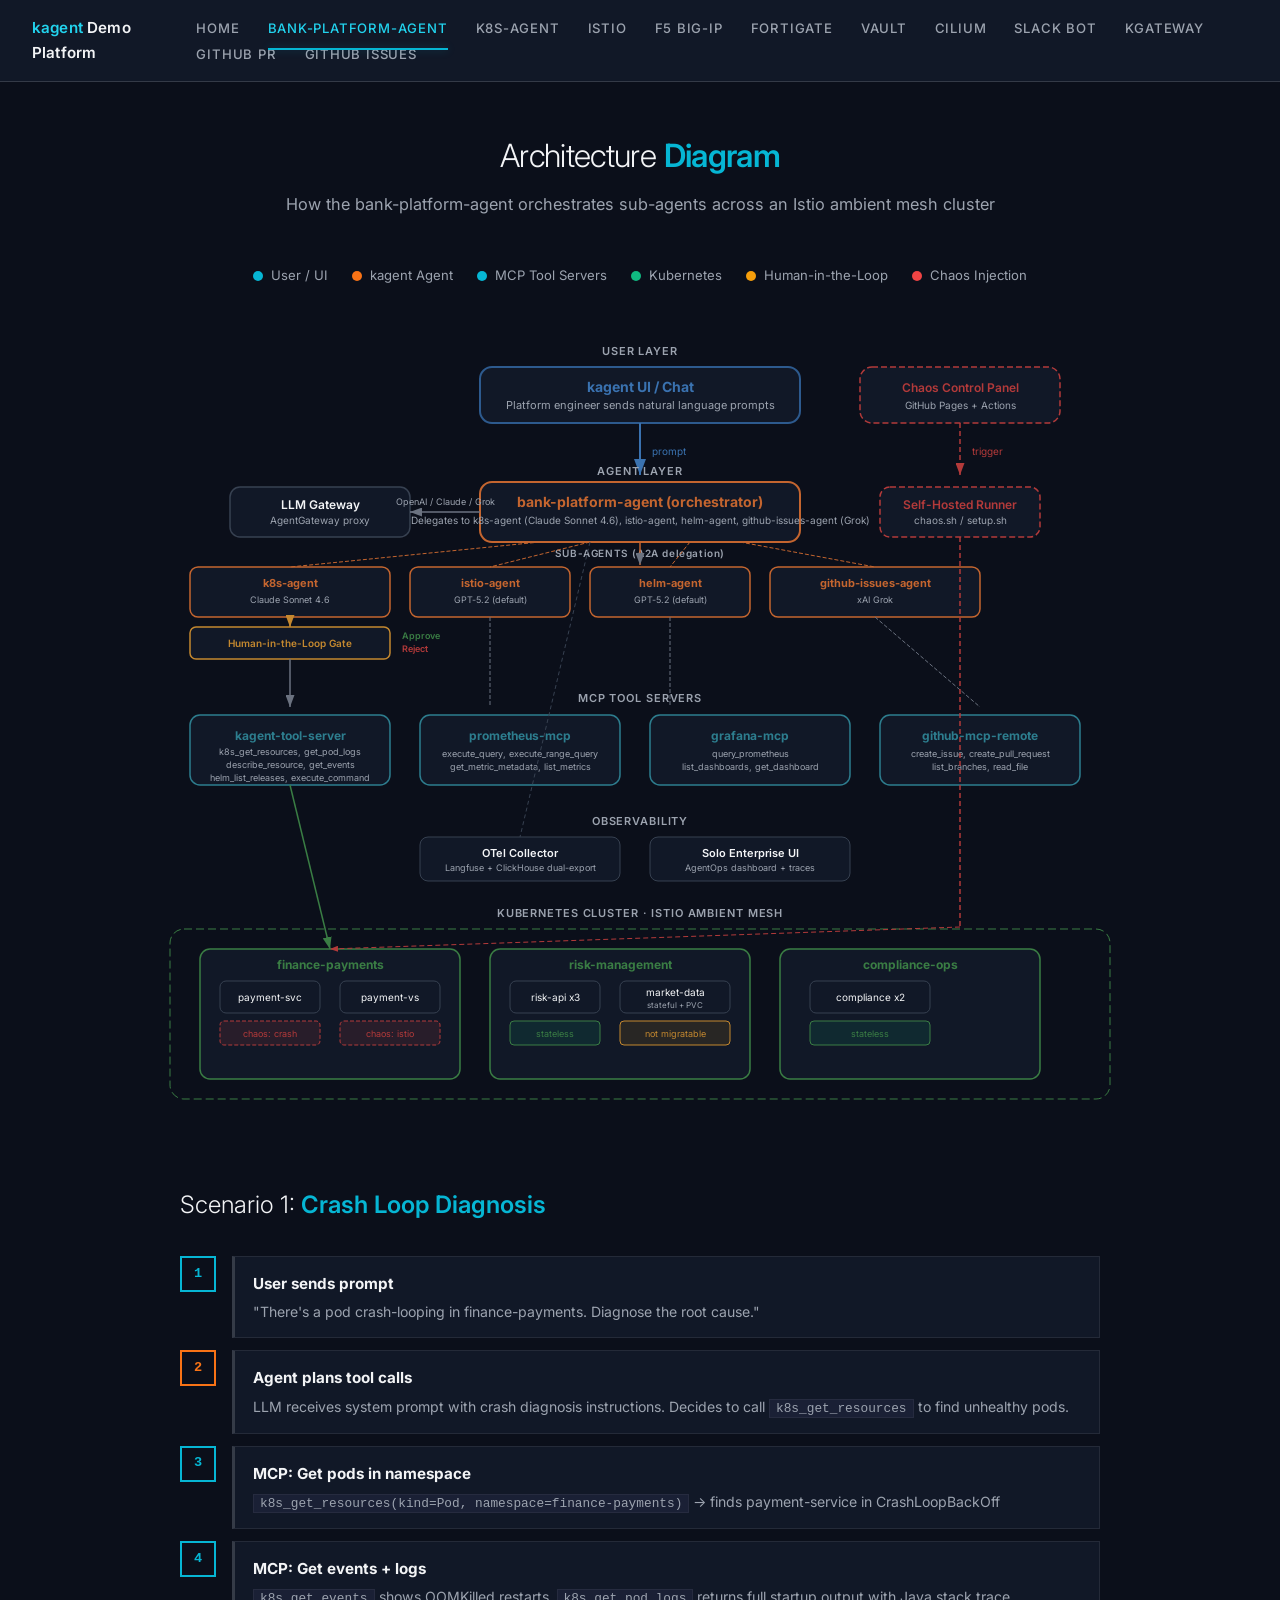
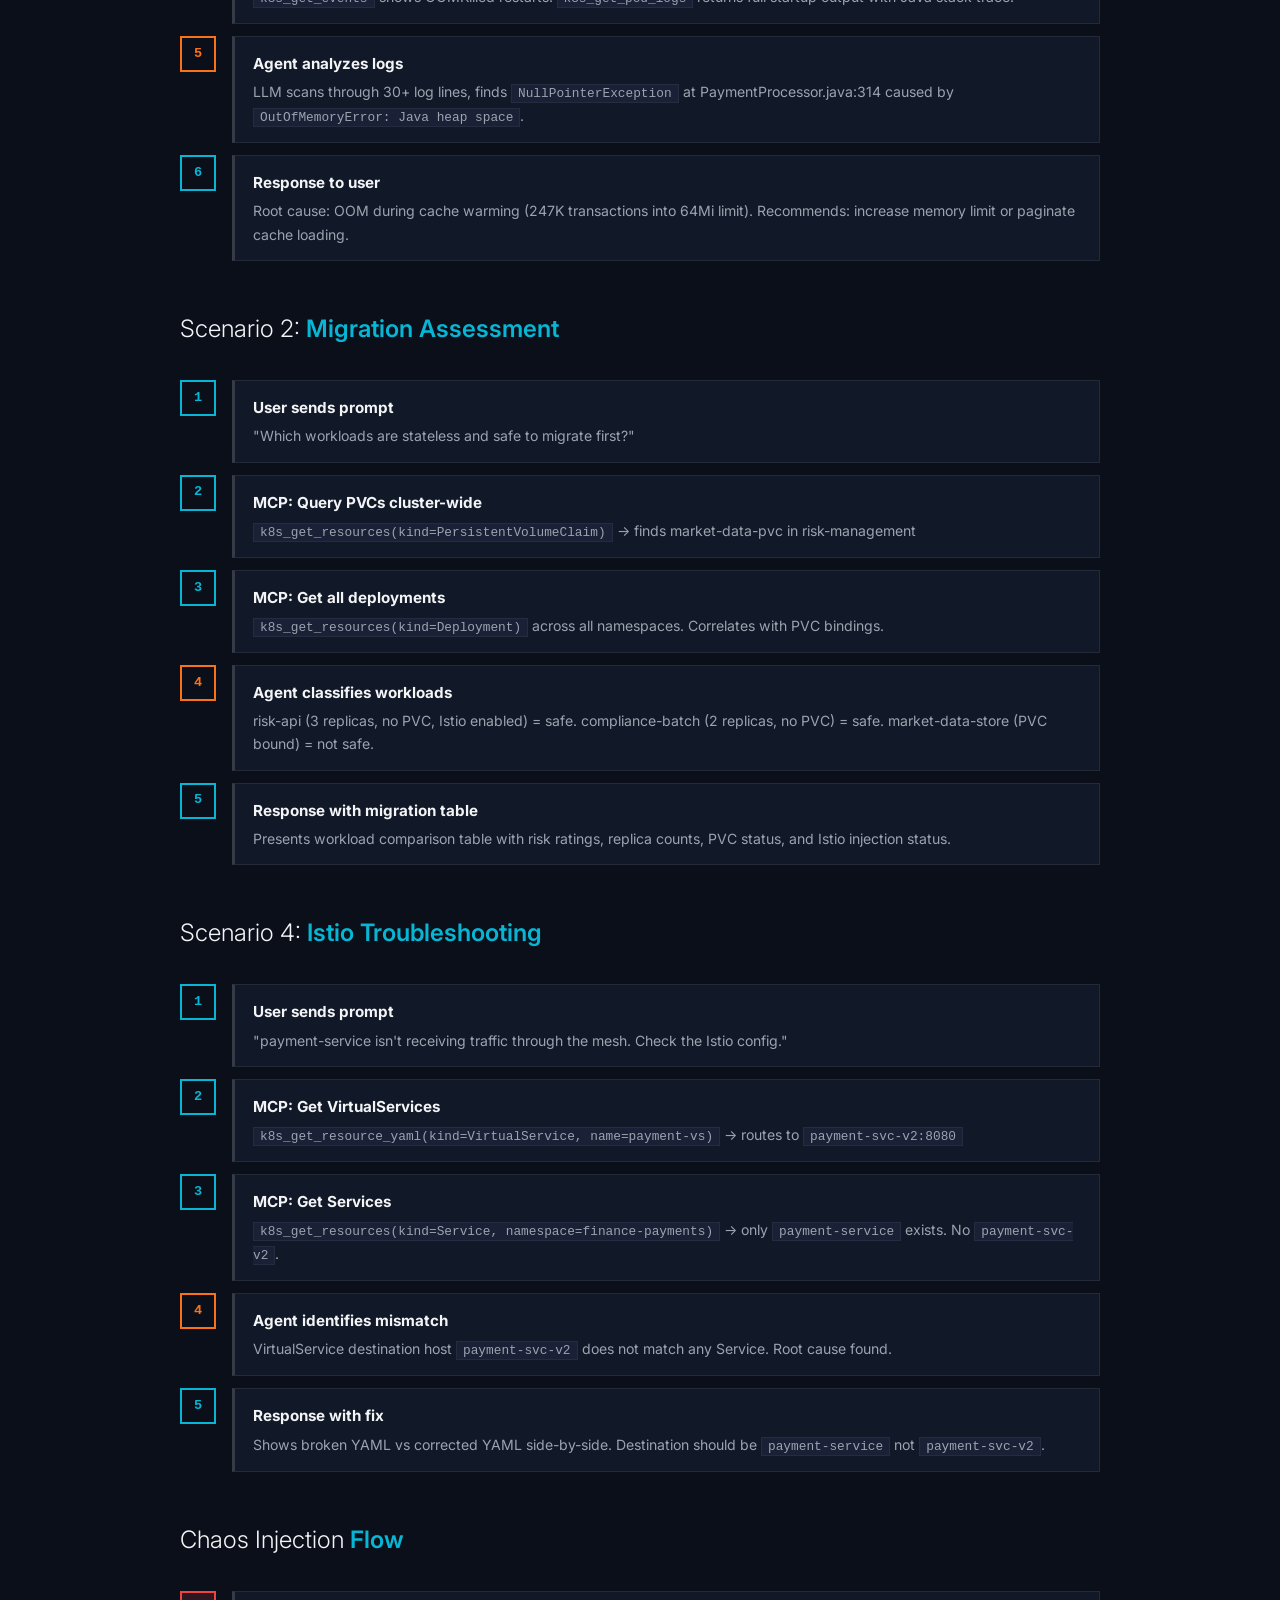
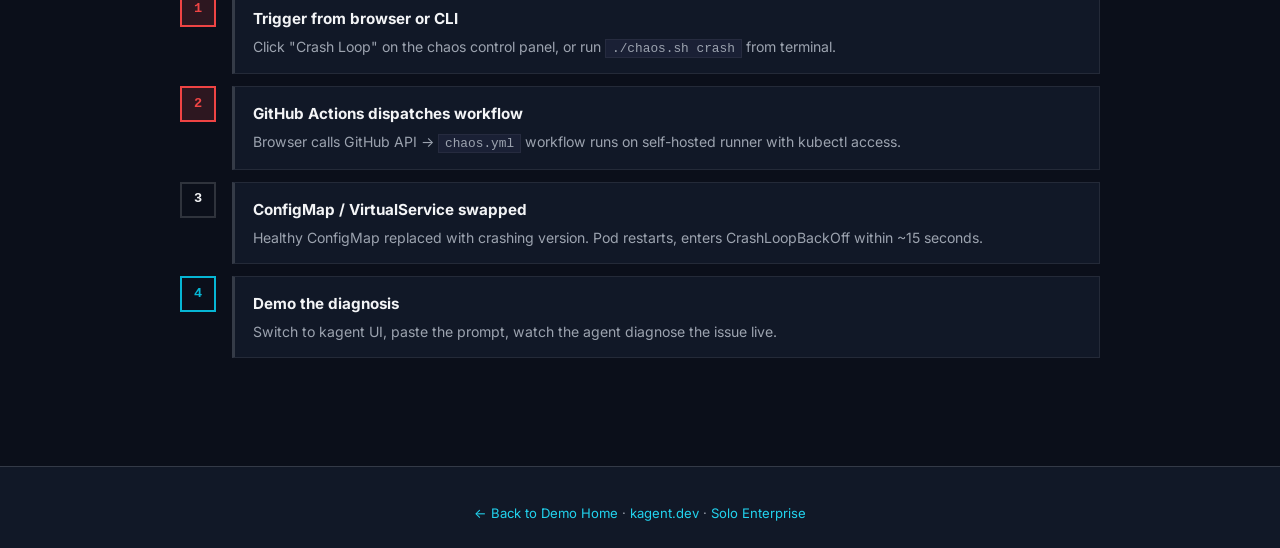
<file: docs/architecture.html>
<!DOCTYPE html>
<html lang="en">
<head>
  <meta charset="UTF-8">
  <meta name="viewport" content="width=device-width, initial-scale=1.0">
  <title>kagent Demo Platform — Architecture</title>
  <link rel="stylesheet" href="paper-theme.css">
<style>
  /* Page-specific: SVG diagram and flow styles */
  .diagram-wrap { max-width: 1100px; margin: 0 auto; padding: 0 20px 60px; }
  svg { width: 100%; height: auto; }
  .legend { display: flex; justify-content: center; gap: 24px; flex-wrap: wrap; margin-bottom: 40px; }
  .legend-item { display: flex; align-items: center; gap: 8px; font-size: 0.82rem; color: var(--text-muted); }
  .legend-dot { width: 10px; height: 10px; border-radius: 50%; }
  h1 { text-align: center; font-size: 2rem; font-weight: 300; padding: 48px 20px 8px; letter-spacing: -0.02em; }
  h1 span { color: var(--accent); font-weight: 600; }
  .subtitle { text-align: center; color: var(--text-muted); font-size: 1.02rem; margin-bottom: 48px; }
  .flow-section { max-width: 960px; margin: 0 auto; padding: 0 20px 60px; }
  .flow-section h2 { font-size: 1.5rem; font-weight: 300; margin-bottom: 32px; }
  .flow-section h2 span { color: var(--accent); font-weight: 600; }
  .flow { margin-bottom: 48px; }
  .flow .flow-step { display: flex; gap: 16px; margin-bottom: 12px; }
  .flow .flow-num { width: 36px; height: 36px; border: 2px solid var(--border-dark); display: flex; align-items: center; justify-content: center; flex-shrink: 0; font-weight: 700; font-size: 0.85rem; font-family: 'IBM Plex Mono', monospace; }
  .flow .flow-num.num-user { color: var(--accent); border-color: var(--accent); }
  .flow .flow-num.num-agent { color: var(--orange); border-color: var(--orange); }
  .flow .flow-num.num-tool { color: var(--cyan); border-color: var(--cyan); }
  .flow .flow-content { background: var(--surface); border: 1px solid var(--border); border-left: 3px solid var(--border-dark); padding: 14px 18px; flex: 1; }
  .flow .flow-content h3 { font-size: 0.95rem; margin-bottom: 4px; }
  .flow .flow-content p { color: var(--text-muted); font-size: 0.88rem; }
  .flow .flow-content code { background: var(--surface-alt); border: 1px solid var(--border-light); padding: 1px 6px; font-size: 0.8rem; font-family: 'IBM Plex Mono', monospace; }
</style>
</head>
<body>

  <nav class="nav">
    <div class="nav-title"><span>kagent</span> Demo Platform</div>
    <div>
      <a href="index.html">Home</a>
      <a href="architecture.html" class="active">bank-platform-agent</a>
      <a href="k8s-agent.html">k8s-agent</a>
      <a href="istio-agent.html">Istio</a>
      <a href="f5-bigip-agent.html">F5 BIG-IP</a>
      <a href="fortigate-agent.html">FortiGate</a>
      <a href="vault-agent.html">Vault</a>
      <a href="cilium-crd-agent.html">Cilium</a>
      <a href="slackbot-agent.html">Slack Bot</a>
      <a href="kgateway-agent.html">kgateway</a>
      <a href="github-pr-agent.html">GitHub PR</a>
      <a href="github-issues-agent.html">GitHub Issues</a>
    </div>
  </nav>

  <h1>Architecture <span>Diagram</span></h1>
  <p class="subtitle">How the bank-platform-agent orchestrates sub-agents across an Istio ambient mesh cluster</p>

  <div class="legend">
    <div class="legend-item"><div class="legend-dot" style="background: var(--accent);"></div> User / UI</div>
    <div class="legend-item"><div class="legend-dot" style="background: var(--orange);"></div> kagent Agent</div>
    <div class="legend-item"><div class="legend-dot" style="background: var(--cyan);"></div> MCP Tool Servers</div>
    <div class="legend-item"><div class="legend-dot" style="background: var(--green);"></div> Kubernetes</div>
    <div class="legend-item"><div class="legend-dot" style="background: var(--yellow);"></div> Human-in-the-Loop</div>
    <div class="legend-item"><div class="legend-dot" style="background: var(--red);"></div> Chaos Injection</div>
  </div>

  <!-- Main Architecture SVG -->
  <div class="diagram-wrap">
    <svg viewBox="0 0 1060 790" xmlns="http://www.w3.org/2000/svg">
      <defs>
        <marker id="arrow" markerWidth="8" markerHeight="6" refX="8" refY="3" orient="auto">
          <path d="M0,0 L8,3 L0,6" fill="#6b7280"/>
        </marker>
        <marker id="arrow-accent" markerWidth="8" markerHeight="6" refX="8" refY="3" orient="auto">
          <path d="M0,0 L8,3 L0,6" fill="#3a72b0"/>
        </marker>
        <marker id="arrow-red" markerWidth="8" markerHeight="6" refX="8" refY="3" orient="auto">
          <path d="M0,0 L8,3 L0,6" fill="#b33a3a"/>
        </marker>
        <marker id="arrow-green" markerWidth="8" markerHeight="6" refX="8" refY="3" orient="auto">
          <path d="M0,0 L8,3 L0,6" fill="#3a7d44"/>
        </marker>
        <marker id="arrow-yellow" markerWidth="8" markerHeight="6" refX="8" refY="3" orient="auto">
          <path d="M0,0 L8,3 L0,6" fill="#c4882f"/>
        </marker>
      </defs>

      <!-- ============ ROW 1: User Layer ============ -->
      <text x="530" y="28" text-anchor="middle" fill="#9ca3af" font-size="11" font-weight="600" letter-spacing="0.08em">USER LAYER</text>

      <!-- User / kagent UI -->
      <rect x="370" y="40" width="320" height="56" rx="12" fill="#111827" stroke="#2d5a8e" stroke-width="2"/>
      <text x="530" y="65" text-anchor="middle" fill="#3a72b0" font-size="14" font-weight="700">kagent UI / Chat</text>
      <text x="530" y="82" text-anchor="middle" fill="#9ca3af" font-size="11">Platform engineer sends natural language prompts</text>

      <!-- Chaos trigger (browser) -->
      <rect x="750" y="40" width="200" height="56" rx="12" fill="#111827" stroke="#b33a3a" stroke-width="1.5" stroke-dasharray="6,3"/>
      <text x="850" y="65" text-anchor="middle" fill="#b33a3a" font-size="12" font-weight="600">Chaos Control Panel</text>
      <text x="850" y="82" text-anchor="middle" fill="#9ca3af" font-size="10">GitHub Pages + Actions</text>

      <!-- Arrow: User -> Agent -->
      <line x1="530" y1="96" x2="530" y2="148" stroke="#3a72b0" stroke-width="2" marker-end="url(#arrow-accent)"/>
      <text x="542" y="128" fill="#3a72b0" font-size="10">prompt</text>

      <!-- Arrow: Chaos -> GH Actions -->
      <line x1="850" y1="96" x2="850" y2="148" stroke="#b33a3a" stroke-width="1.5" stroke-dasharray="5,3" marker-end="url(#arrow-red)"/>
      <text x="862" y="128" fill="#b33a3a" font-size="10">trigger</text>

      <!-- ============ ROW 2: Agent Layer ============ -->
      <text x="530" y="148" text-anchor="middle" fill="#9ca3af" font-size="11" font-weight="600" letter-spacing="0.08em">AGENT LAYER</text>

      <!-- LLM Gateway -->
      <rect x="120" y="160" width="180" height="50" rx="10" fill="#111827" stroke="#374151" stroke-width="1.5"/>
      <text x="210" y="182" text-anchor="middle" fill="#f3f4f6" font-size="12" font-weight="600">LLM Gateway</text>
      <text x="210" y="197" text-anchor="middle" fill="#9ca3af" font-size="10">AgentGateway proxy</text>

      <!-- bank-platform-agent -->
      <rect x="370" y="155" width="320" height="60" rx="12" fill="#111827" stroke="#c4652f" stroke-width="2"/>
      <text x="530" y="180" text-anchor="middle" fill="#c4652f" font-size="14" font-weight="700">bank-platform-agent (orchestrator)</text>
      <text x="530" y="197" text-anchor="middle" fill="#9ca3af" font-size="10">Delegates to k8s-agent (Claude Sonnet 4.6), istio-agent, helm-agent, github-issues-agent (Grok)</text>

      <!-- GH Actions runner -->
      <rect x="770" y="160" width="160" height="50" rx="10" fill="#111827" stroke="#b33a3a" stroke-width="1.5" stroke-dasharray="6,3"/>
      <text x="850" y="182" text-anchor="middle" fill="#b33a3a" font-size="12" font-weight="600">Self-Hosted Runner</text>
      <text x="850" y="197" text-anchor="middle" fill="#9ca3af" font-size="10">chaos.sh / setup.sh</text>

      <!-- Arrow: Agent <-> LLM -->
      <line x1="370" y1="185" x2="300" y2="185" stroke="#6b7280" stroke-width="1.5" marker-end="url(#arrow)"/>
      <text x="335" y="178" text-anchor="middle" fill="#9ca3af" font-size="9">OpenAI / Claude / Grok</text>

      <!-- ============ SUB-AGENTS ROW ============ -->
      <text x="530" y="230" text-anchor="middle" fill="#9ca3af" font-size="10" font-weight="600" letter-spacing="0.06em">SUB-AGENTS (A2A delegation)</text>

      <!-- Arrow: Agent -> Sub-agents -->
      <line x1="530" y1="215" x2="530" y2="238" stroke="#c4652f" stroke-width="1.5" marker-end="url(#arrow)"/>

      <!-- k8s-agent -->
      <rect x="80" y="240" width="200" height="50" rx="8" fill="#111827" stroke="#c4652f" stroke-width="1.5"/>
      <text x="180" y="260" text-anchor="middle" fill="#c4652f" font-size="11" font-weight="700">k8s-agent</text>
      <text x="180" y="276" text-anchor="middle" fill="#9ca3af" font-size="9">Claude Sonnet 4.6</text>

      <!-- istio-agent -->
      <rect x="300" y="240" width="160" height="50" rx="8" fill="#111827" stroke="#c4652f" stroke-width="1.5"/>
      <text x="380" y="260" text-anchor="middle" fill="#c4652f" font-size="11" font-weight="700">istio-agent</text>
      <text x="380" y="276" text-anchor="middle" fill="#9ca3af" font-size="9">GPT-5.2 (default)</text>

      <!-- helm-agent -->
      <rect x="480" y="240" width="160" height="50" rx="8" fill="#111827" stroke="#c4652f" stroke-width="1.5"/>
      <text x="560" y="260" text-anchor="middle" fill="#c4652f" font-size="11" font-weight="700">helm-agent</text>
      <text x="560" y="276" text-anchor="middle" fill="#9ca3af" font-size="9">GPT-5.2 (default)</text>

      <!-- github-issues-agent -->
      <rect x="660" y="240" width="210" height="50" rx="8" fill="#111827" stroke="#c4652f" stroke-width="1.5"/>
      <text x="765" y="260" text-anchor="middle" fill="#c4652f" font-size="11" font-weight="700">github-issues-agent</text>
      <text x="765" y="276" text-anchor="middle" fill="#9ca3af" font-size="9">xAI Grok</text>

      <!-- Arrows: orchestrator -> sub-agents -->
      <line x1="430" y1="215" x2="180" y2="240" stroke="#c4652f" stroke-width="1" stroke-dasharray="4,2"/>
      <line x1="480" y1="215" x2="380" y2="240" stroke="#c4652f" stroke-width="1" stroke-dasharray="4,2"/>
      <line x1="580" y1="215" x2="560" y2="240" stroke="#c4652f" stroke-width="1" stroke-dasharray="4,2"/>
      <line x1="630" y1="215" x2="765" y2="240" stroke="#c4652f" stroke-width="1" stroke-dasharray="4,2"/>

      <!-- ============ HITL Gate ============ -->
      <rect x="80" y="300" width="200" height="32" rx="6" fill="#111827" stroke="#c4882f" stroke-width="1.5"/>
      <text x="180" y="320" text-anchor="middle" fill="#c4882f" font-size="10" font-weight="600">Human-in-the-Loop Gate</text>

      <!-- Arrow: k8s-agent -> HITL -->
      <line x1="180" y1="290" x2="180" y2="300" stroke="#c4882f" stroke-width="1.5" marker-end="url(#arrow-yellow)"/>

      <!-- HITL approve/reject labels -->
      <text x="292" y="312" fill="#3a7d44" font-size="9" font-weight="600">Approve</text>
      <text x="292" y="325" fill="#b33a3a" font-size="9" font-weight="600">Reject</text>

      <!-- Arrow: HITL -> Tools -->
      <line x1="180" y1="332" x2="180" y2="380" stroke="#6b7280" stroke-width="1.5" marker-end="url(#arrow)"/>
      <!-- Arrow: other agents -> Tools -->
      <line x1="380" y1="290" x2="380" y2="380" stroke="#6b7280" stroke-width="1" stroke-dasharray="4,2"/>
      <line x1="560" y1="290" x2="560" y2="380" stroke="#6b7280" stroke-width="1" stroke-dasharray="4,2"/>
      <line x1="765" y1="290" x2="870" y2="380" stroke="#6b7280" stroke-width="1" stroke-dasharray="4,2"/>

      <!-- ============ ROW 3: MCP Tool Servers ============ -->
      <text x="530" y="375" text-anchor="middle" fill="#9ca3af" font-size="11" font-weight="600" letter-spacing="0.08em">MCP TOOL SERVERS</text>

      <!-- Kubernetes Tools -->
      <rect x="80" y="388" width="200" height="70" rx="10" fill="#111827" stroke="#2d7d8e" stroke-width="1.5"/>
      <text x="180" y="413" text-anchor="middle" fill="#2d7d8e" font-size="12" font-weight="700">kagent-tool-server</text>
      <text x="180" y="428" text-anchor="middle" fill="#9ca3af" font-size="9">k8s_get_resources, get_pod_logs</text>
      <text x="180" y="441" text-anchor="middle" fill="#9ca3af" font-size="9">describe_resource, get_events</text>
      <text x="180" y="454" text-anchor="middle" fill="#9ca3af" font-size="9">helm_list_releases, execute_command</text>

      <!-- Prometheus MCP -->
      <rect x="310" y="388" width="200" height="70" rx="10" fill="#111827" stroke="#2d7d8e" stroke-width="1.5"/>
      <text x="410" y="413" text-anchor="middle" fill="#2d7d8e" font-size="12" font-weight="700">prometheus-mcp</text>
      <text x="410" y="430" text-anchor="middle" fill="#9ca3af" font-size="9">execute_query, execute_range_query</text>
      <text x="410" y="443" text-anchor="middle" fill="#9ca3af" font-size="9">get_metric_metadata, list_metrics</text>

      <!-- Grafana MCP -->
      <rect x="540" y="388" width="200" height="70" rx="10" fill="#111827" stroke="#2d7d8e" stroke-width="1.5"/>
      <text x="640" y="413" text-anchor="middle" fill="#2d7d8e" font-size="12" font-weight="700">grafana-mcp</text>
      <text x="640" y="430" text-anchor="middle" fill="#9ca3af" font-size="9">query_prometheus</text>
      <text x="640" y="443" text-anchor="middle" fill="#9ca3af" font-size="9">list_dashboards, get_dashboard</text>

      <!-- GitHub MCP -->
      <rect x="770" y="388" width="200" height="70" rx="10" fill="#111827" stroke="#2d7d8e" stroke-width="1.5"/>
      <text x="870" y="413" text-anchor="middle" fill="#2d7d8e" font-size="12" font-weight="700">github-mcp-remote</text>
      <text x="870" y="430" text-anchor="middle" fill="#9ca3af" font-size="9">create_issue, create_pull_request</text>
      <text x="870" y="443" text-anchor="middle" fill="#9ca3af" font-size="9">list_branches, read_file</text>

      <!-- ============ ROW 4: Observability ============ -->
      <text x="530" y="498" text-anchor="middle" fill="#9ca3af" font-size="11" font-weight="600" letter-spacing="0.08em">OBSERVABILITY</text>

      <!-- OTel Collector -->
      <rect x="310" y="510" width="200" height="44" rx="8" fill="#111827" stroke="#374151" stroke-width="1"/>
      <text x="410" y="530" text-anchor="middle" fill="#f3f4f6" font-size="11" font-weight="600">OTel Collector</text>
      <text x="410" y="544" text-anchor="middle" fill="#9ca3af" font-size="9">Langfuse + ClickHouse dual-export</text>

      <!-- Solo Enterprise UI -->
      <rect x="540" y="510" width="200" height="44" rx="8" fill="#111827" stroke="#374151" stroke-width="1"/>
      <text x="640" y="530" text-anchor="middle" fill="#f3f4f6" font-size="11" font-weight="600">Solo Enterprise UI</text>
      <text x="640" y="544" text-anchor="middle" fill="#9ca3af" font-size="9">AgentOps dashboard + traces</text>

      <!-- Arrow: Agent -> OTel -->
      <line x1="480" y1="215" x2="410" y2="510" stroke="#374151" stroke-width="1" stroke-dasharray="4,3"/>

      <!-- ============ ROW 5: Kubernetes Cluster ============ -->
      <text x="530" y="590" text-anchor="middle" fill="#9ca3af" font-size="11" font-weight="600" letter-spacing="0.08em">KUBERNETES CLUSTER &middot; ISTIO AMBIENT MESH</text>

      <!-- Cluster background -->
      <rect x="60" y="602" width="940" height="170" rx="14" fill="none" stroke="#3a7d44" stroke-width="1" stroke-dasharray="8,4"/>

      <!-- finance-payments -->
      <rect x="90" y="622" width="260" height="130" rx="10" fill="#111827" stroke="#3a7d44" stroke-width="1.5"/>
      <text x="220" y="642" text-anchor="middle" fill="#3a7d44" font-size="12" font-weight="700">finance-payments</text>

      <rect x="110" y="654" width="100" height="32" rx="6" fill="#111827" stroke="#374151" stroke-width="1"/>
      <text x="160" y="674" text-anchor="middle" fill="#f3f4f6" font-size="10">payment-svc</text>

      <rect x="230" y="654" width="100" height="32" rx="6" fill="#111827" stroke="#374151" stroke-width="1"/>
      <text x="280" y="674" text-anchor="middle" fill="#f3f4f6" font-size="10">payment-vs</text>

      <!-- Chaos targets -->
      <rect x="110" y="694" width="100" height="24" rx="4" fill="rgba(239,68,68,0.1)" stroke="#b33a3a" stroke-width="1" stroke-dasharray="4,2"/>
      <text x="160" y="710" text-anchor="middle" fill="#b33a3a" font-size="9">chaos: crash</text>

      <rect x="230" y="694" width="100" height="24" rx="4" fill="rgba(239,68,68,0.1)" stroke="#b33a3a" stroke-width="1" stroke-dasharray="4,2"/>
      <text x="280" y="710" text-anchor="middle" fill="#b33a3a" font-size="9">chaos: istio</text>

      <!-- risk-management -->
      <rect x="380" y="622" width="260" height="130" rx="10" fill="#111827" stroke="#3a7d44" stroke-width="1.5"/>
      <text x="510" y="642" text-anchor="middle" fill="#3a7d44" font-size="12" font-weight="700">risk-management</text>

      <rect x="400" y="654" width="90" height="32" rx="6" fill="#111827" stroke="#374151" stroke-width="1"/>
      <text x="445" y="674" text-anchor="middle" fill="#f3f4f6" font-size="10">risk-api x3</text>

      <rect x="510" y="654" width="110" height="32" rx="6" fill="#111827" stroke="#374151" stroke-width="1"/>
      <text x="565" y="669" text-anchor="middle" fill="#f3f4f6" font-size="10">market-data</text>
      <text x="565" y="681" text-anchor="middle" fill="#9ca3af" font-size="8">stateful + PVC</text>

      <rect x="400" y="694" width="90" height="24" rx="4" fill="rgba(16,185,129,0.1)" stroke="#3a7d44" stroke-width="1"/>
      <text x="445" y="710" text-anchor="middle" fill="#3a7d44" font-size="9">stateless</text>

      <rect x="510" y="694" width="110" height="24" rx="4" fill="rgba(245,158,11,0.1)" stroke="#c4882f" stroke-width="1"/>
      <text x="565" y="710" text-anchor="middle" fill="#c4882f" font-size="9">not migratable</text>

      <!-- compliance-ops -->
      <rect x="670" y="622" width="260" height="130" rx="10" fill="#111827" stroke="#3a7d44" stroke-width="1.5"/>
      <text x="800" y="642" text-anchor="middle" fill="#3a7d44" font-size="12" font-weight="700">compliance-ops</text>

      <rect x="700" y="654" width="120" height="32" rx="6" fill="#111827" stroke="#374151" stroke-width="1"/>
      <text x="760" y="674" text-anchor="middle" fill="#f3f4f6" font-size="10">compliance x2</text>

      <rect x="700" y="694" width="120" height="24" rx="4" fill="rgba(16,185,129,0.1)" stroke="#3a7d44" stroke-width="1"/>
      <text x="760" y="710" text-anchor="middle" fill="#3a7d44" font-size="9">stateless</text>

      <!-- Arrows: Tools -> Cluster -->
      <line x1="180" y1="458" x2="220" y2="622" stroke="#3a7d44" stroke-width="1.5" marker-end="url(#arrow-green)"/>

      <!-- Chaos arrow -->
      <line x1="850" y1="210" x2="850" y2="600" stroke="#b33a3a" stroke-width="1.5" stroke-dasharray="5,3"/>
      <line x1="850" y1="600" x2="220" y2="622" stroke="#b33a3a" stroke-width="1" stroke-dasharray="5,3" marker-end="url(#arrow-red)"/>

    </svg>
  </div>

  <!-- Scenario Flows -->
  <div class="flow-section">
    <h2>Scenario 1: <span>Crash Loop Diagnosis</span></h2>
    <div class="flow">
      <div class="flow-step">
        <div class="flow-num num-user">1</div>
        <div class="flow-content">
          <h3>User sends prompt</h3>
          <p>"There's a pod crash-looping in finance-payments. Diagnose the root cause."</p>
        </div>
      </div>
      <div class="flow-step">
        <div class="flow-num num-agent">2</div>
        <div class="flow-content">
          <h3>Agent plans tool calls</h3>
          <p>LLM receives system prompt with crash diagnosis instructions. Decides to call <code>k8s_get_resources</code> to find unhealthy pods.</p>
        </div>
      </div>
      <div class="flow-step">
        <div class="flow-num num-tool">3</div>
        <div class="flow-content">
          <h3>MCP: Get pods in namespace</h3>
          <p><code>k8s_get_resources(kind=Pod, namespace=finance-payments)</code> &rarr; finds payment-service in CrashLoopBackOff</p>
        </div>
      </div>
      <div class="flow-step">
        <div class="flow-num num-tool">4</div>
        <div class="flow-content">
          <h3>MCP: Get events + logs</h3>
          <p><code>k8s_get_events</code> shows OOMKilled restarts. <code>k8s_get_pod_logs</code> returns full startup output with Java stack trace.</p>
        </div>
      </div>
      <div class="flow-step">
        <div class="flow-num num-agent">5</div>
        <div class="flow-content">
          <h3>Agent analyzes logs</h3>
          <p>LLM scans through 30+ log lines, finds <code>NullPointerException</code> at PaymentProcessor.java:314 caused by <code>OutOfMemoryError: Java heap space</code>.</p>
        </div>
      </div>
      <div class="flow-step">
        <div class="flow-num num-user">6</div>
        <div class="flow-content">
          <h3>Response to user</h3>
          <p>Root cause: OOM during cache warming (247K transactions into 64Mi limit). Recommends: increase memory limit or paginate cache loading.</p>
        </div>
      </div>
    </div>

    <h2>Scenario 2: <span>Migration Assessment</span></h2>
    <div class="flow">
      <div class="flow-step">
        <div class="flow-num num-user">1</div>
        <div class="flow-content">
          <h3>User sends prompt</h3>
          <p>"Which workloads are stateless and safe to migrate first?"</p>
        </div>
      </div>
      <div class="flow-step">
        <div class="flow-num num-tool">2</div>
        <div class="flow-content">
          <h3>MCP: Query PVCs cluster-wide</h3>
          <p><code>k8s_get_resources(kind=PersistentVolumeClaim)</code> &rarr; finds market-data-pvc in risk-management</p>
        </div>
      </div>
      <div class="flow-step">
        <div class="flow-num num-tool">3</div>
        <div class="flow-content">
          <h3>MCP: Get all deployments</h3>
          <p><code>k8s_get_resources(kind=Deployment)</code> across all namespaces. Correlates with PVC bindings.</p>
        </div>
      </div>
      <div class="flow-step">
        <div class="flow-num num-agent">4</div>
        <div class="flow-content">
          <h3>Agent classifies workloads</h3>
          <p>risk-api (3 replicas, no PVC, Istio enabled) = safe. compliance-batch (2 replicas, no PVC) = safe. market-data-store (PVC bound) = not safe.</p>
        </div>
      </div>
      <div class="flow-step">
        <div class="flow-num num-user">5</div>
        <div class="flow-content">
          <h3>Response with migration table</h3>
          <p>Presents workload comparison table with risk ratings, replica counts, PVC status, and Istio injection status.</p>
        </div>
      </div>
    </div>

    <h2>Scenario 4: <span>Istio Troubleshooting</span></h2>
    <div class="flow">
      <div class="flow-step">
        <div class="flow-num num-user">1</div>
        <div class="flow-content">
          <h3>User sends prompt</h3>
          <p>"payment-service isn't receiving traffic through the mesh. Check the Istio config."</p>
        </div>
      </div>
      <div class="flow-step">
        <div class="flow-num num-tool">2</div>
        <div class="flow-content">
          <h3>MCP: Get VirtualServices</h3>
          <p><code>k8s_get_resource_yaml(kind=VirtualService, name=payment-vs)</code> &rarr; routes to <code>payment-svc-v2:8080</code></p>
        </div>
      </div>
      <div class="flow-step">
        <div class="flow-num num-tool">3</div>
        <div class="flow-content">
          <h3>MCP: Get Services</h3>
          <p><code>k8s_get_resources(kind=Service, namespace=finance-payments)</code> &rarr; only <code>payment-service</code> exists. No <code>payment-svc-v2</code>.</p>
        </div>
      </div>
      <div class="flow-step">
        <div class="flow-num num-agent">4</div>
        <div class="flow-content">
          <h3>Agent identifies mismatch</h3>
          <p>VirtualService destination host <code>payment-svc-v2</code> does not match any Service. Root cause found.</p>
        </div>
      </div>
      <div class="flow-step">
        <div class="flow-num num-user">5</div>
        <div class="flow-content">
          <h3>Response with fix</h3>
          <p>Shows broken YAML vs corrected YAML side-by-side. Destination should be <code>payment-service</code> not <code>payment-svc-v2</code>.</p>
        </div>
      </div>
    </div>

    <h2>Chaos Injection <span>Flow</span></h2>
    <div class="flow">
      <div class="flow-step">
        <div class="flow-num" style="background: rgba(239,68,68,0.15); color: var(--red); border: 2px solid var(--red);">1</div>
        <div class="flow-content">
          <h3>Trigger from browser or CLI</h3>
          <p>Click "Crash Loop" on the chaos control panel, or run <code>./chaos.sh crash</code> from terminal.</p>
        </div>
      </div>
      <div class="flow-step">
        <div class="flow-num" style="background: rgba(239,68,68,0.15); color: var(--red); border: 2px solid var(--red);">2</div>
        <div class="flow-content">
          <h3>GitHub Actions dispatches workflow</h3>
          <p>Browser calls GitHub API &rarr; <code>chaos.yml</code> workflow runs on self-hosted runner with kubectl access.</p>
        </div>
      </div>
      <div class="flow-step">
        <div class="flow-num num-k8s">3</div>
        <div class="flow-content">
          <h3>ConfigMap / VirtualService swapped</h3>
          <p>Healthy ConfigMap replaced with crashing version. Pod restarts, enters CrashLoopBackOff within ~15 seconds.</p>
        </div>
      </div>
      <div class="flow-step">
        <div class="flow-num num-user">4</div>
        <div class="flow-content">
          <h3>Demo the diagnosis</h3>
          <p>Switch to kagent UI, paste the prompt, watch the agent diagnose the issue live.</p>
        </div>
      </div>
    </div>
  </div>

  <footer>
    <a href="index.html">&larr; Back to Demo Home</a>
    &middot;
    <a href="https://kagent.dev">kagent.dev</a>
    &middot;
    <a href="https://www.solo.io/products/kagent">Solo Enterprise</a>
  </footer>

</body>
</html>
</file>
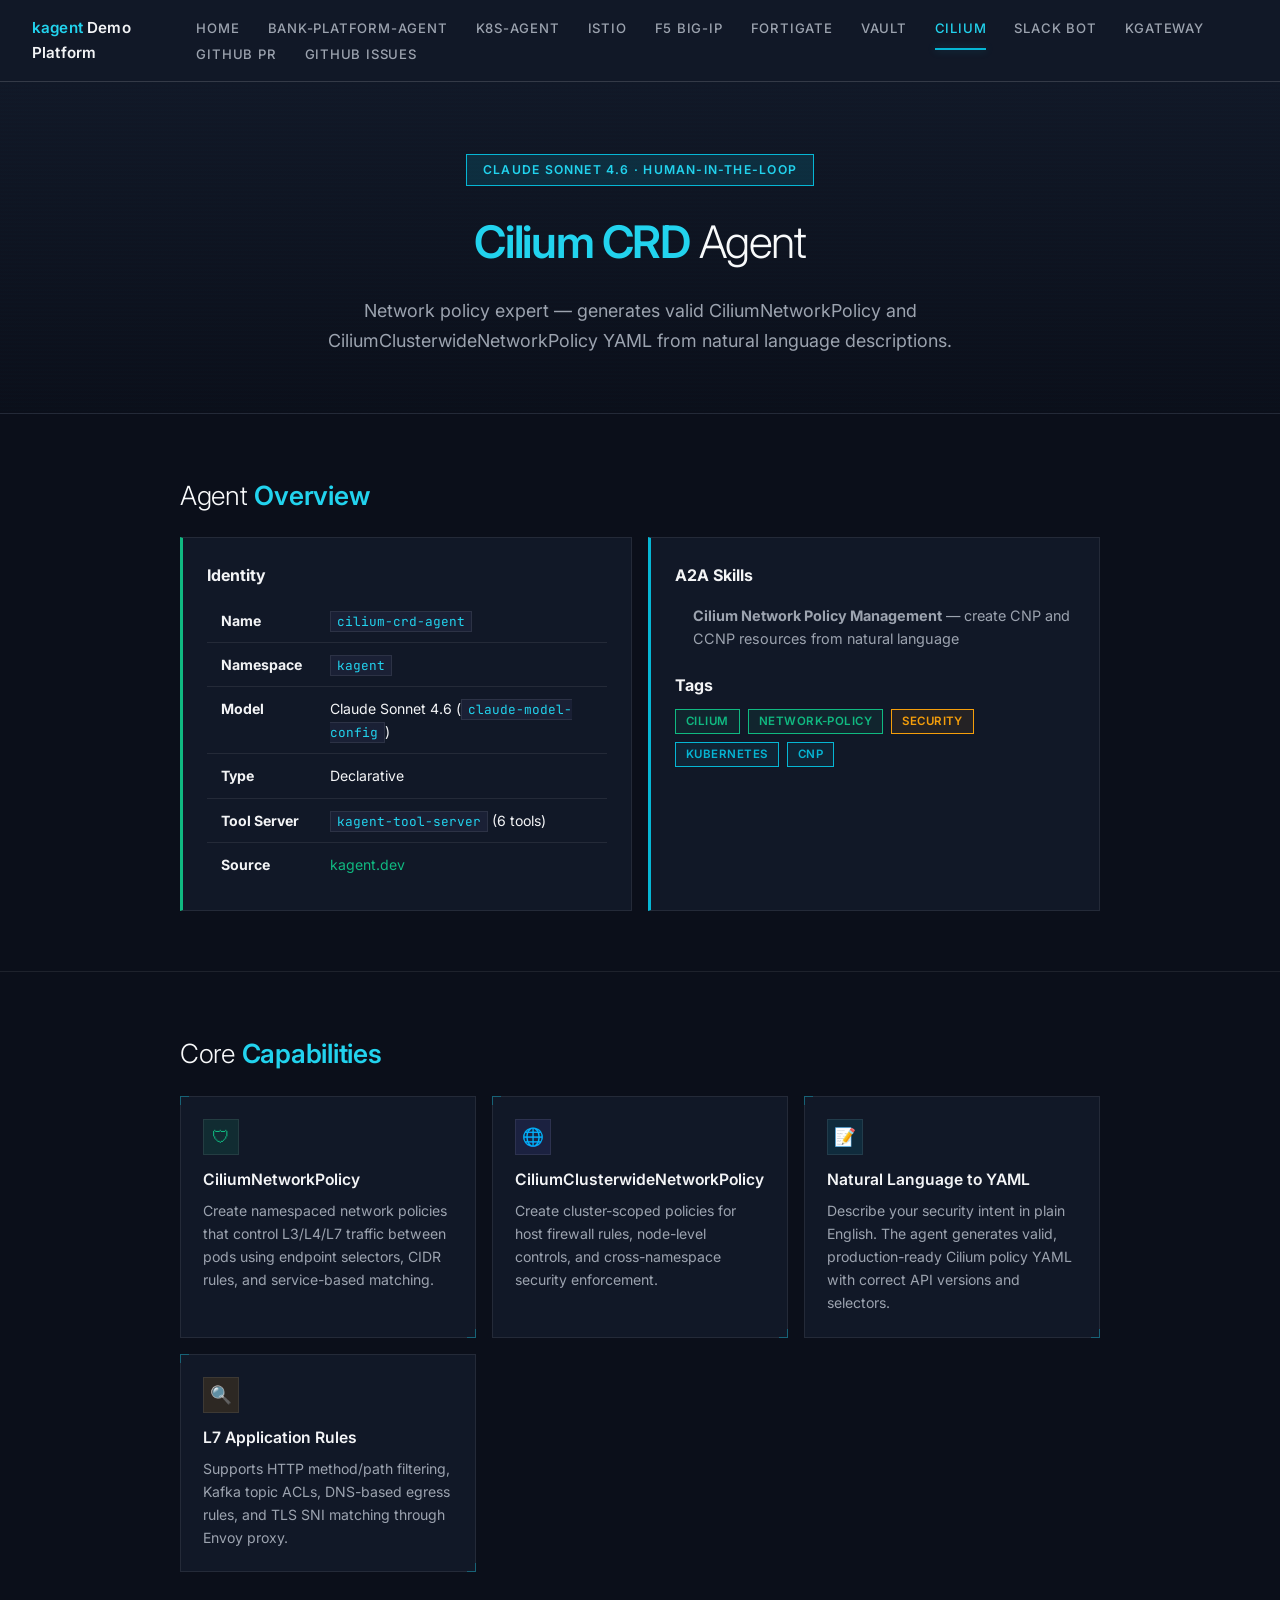
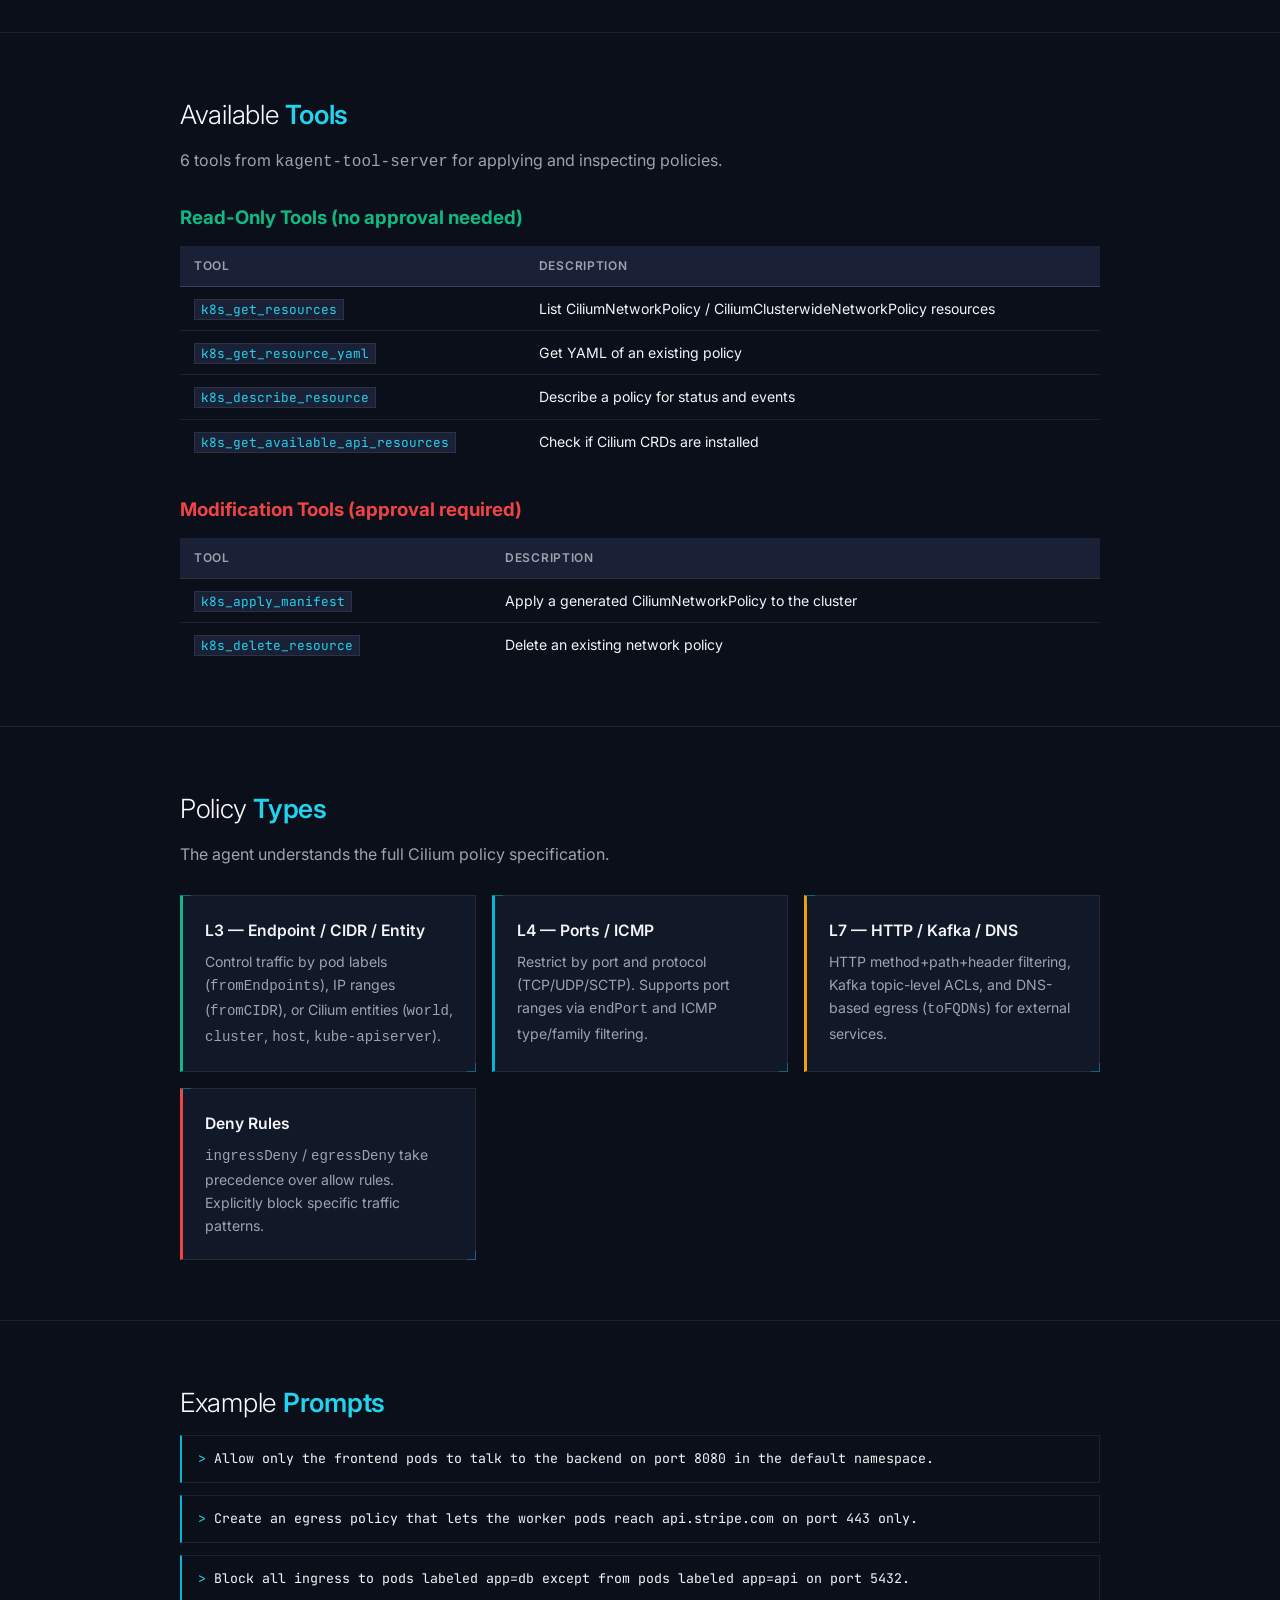
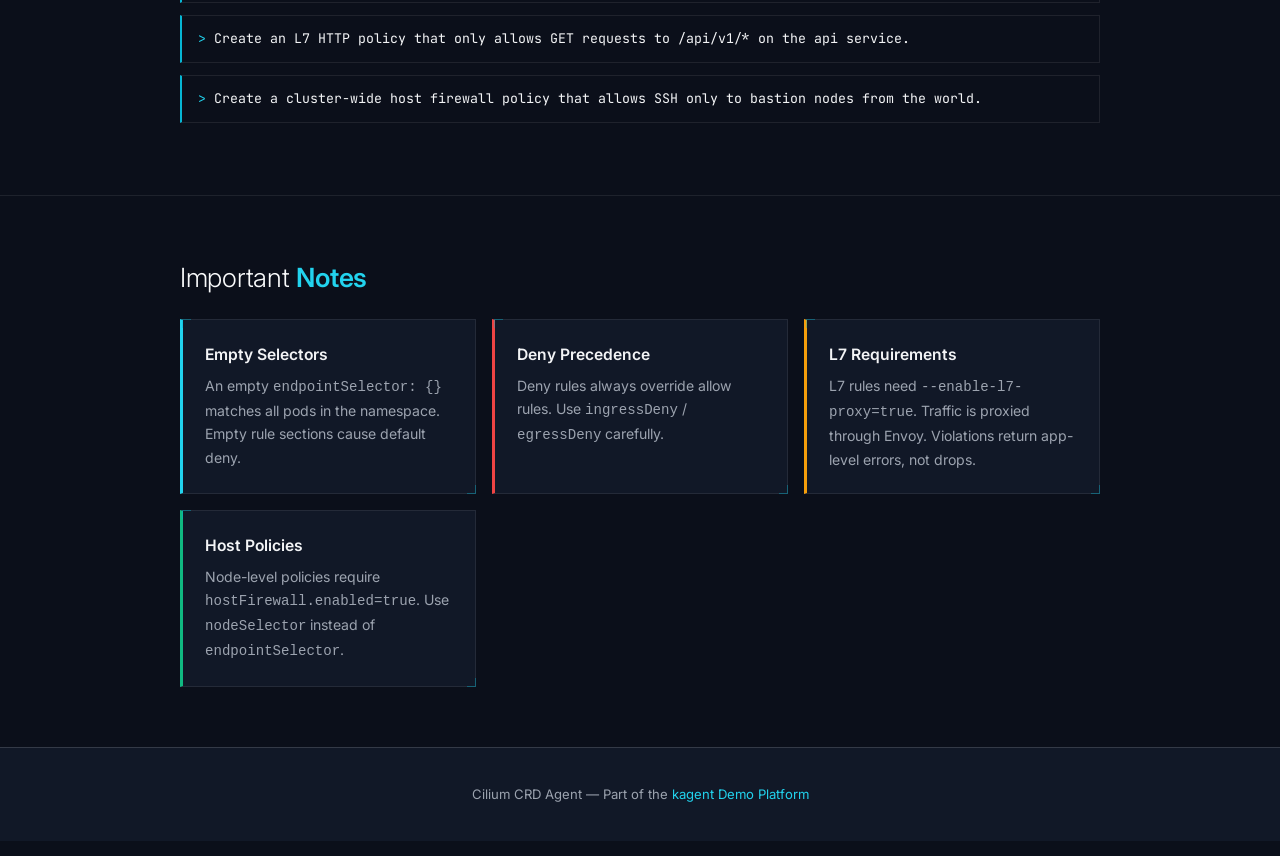
<file: docs/cilium-crd-agent.html>
<!DOCTYPE html>
<html lang="en">
<head>
  <meta charset="UTF-8">
  <meta name="viewport" content="width=device-width, initial-scale=1.0">
  <title>Cilium CRD Agent — Documentation</title>
  <link rel="stylesheet" href="paper-theme.css">
</head>
<body>

  <!-- Nav -->
  <nav class="nav">
    <div class="nav-title"><span>kagent</span> Demo Platform</div>
    <div class="nav-links">
      <a href="index.html">Home</a>
      <a href="architecture.html">bank-platform-agent</a>
      <a href="k8s-agent.html">k8s-agent</a>
      <a href="istio-agent.html">Istio</a>
      <a href="f5-bigip-agent.html">F5 BIG-IP</a>
      <a href="fortigate-agent.html">FortiGate</a>
      <a href="vault-agent.html">Vault</a>
      <a href="cilium-crd-agent.html" class="active">Cilium</a>
      <a href="slackbot-agent.html">Slack Bot</a>
      <a href="kgateway-agent.html">kgateway</a>
      <a href="github-pr-agent.html">GitHub PR</a>
      <a href="github-issues-agent.html">GitHub Issues</a>
    </div>
  </nav>

  <!-- Hero -->
  <div class="hero">
    <div class="hero-badge">Claude Sonnet 4.6 &middot; Human-in-the-Loop</div>
    <h1><span>Cilium CRD</span> Agent</h1>
    <p>Network policy expert &mdash; generates valid CiliumNetworkPolicy and CiliumClusterwideNetworkPolicy YAML from natural language descriptions.</p>
  </div>

  <!-- Overview -->
  <section>
    <div class="container">
      <h2>Agent <span>Overview</span></h2>

      <div class="ps-grid">
        <div class="ps-card" style="border-left: 3px solid var(--green);">
          <h3>Identity</h3>
          <table class="flow-table" style="margin: 0;">
            <tbody>
              <tr><td><strong>Name</strong></td><td><code>cilium-crd-agent</code></td></tr>
              <tr><td><strong>Namespace</strong></td><td><code>kagent</code></td></tr>
              <tr><td><strong>Model</strong></td><td>Claude Sonnet 4.6 (<code>claude-model-config</code>)</td></tr>
              <tr><td><strong>Type</strong></td><td>Declarative</td></tr>
              <tr><td><strong>Tool Server</strong></td><td><code>kagent-tool-server</code> (6 tools)</td></tr>
              <tr><td><strong>Source</strong></td><td><a href="https://kagent.dev/agents/cilium-crd-agent" style="color: var(--green);">kagent.dev</a></td></tr>
            </tbody>
          </table>
        </div>
        <div class="ps-card" style="border-left: 3px solid var(--cyan);">
          <h3>A2A Skills</h3>
          <ul>
            <li><strong>Cilium Network Policy Management</strong> &mdash; create CNP and CCNP resources from natural language</li>
          </ul>
          <h3 style="margin-top: 16px;">Tags</h3>
          <div style="display: flex; gap: 8px; flex-wrap: wrap;">
            <span class="tag tag-green">cilium</span>
            <span class="tag tag-green">network-policy</span>
            <span class="tag tag-yellow">security</span>
            <span class="tag tag-cyan">kubernetes</span>
            <span class="tag tag-cyan">cnp</span>
          </div>
        </div>
      </div>
    </div>
  </section>

  <!-- Core Capabilities -->
  <section>
    <div class="container">
      <h2>Core <span>Capabilities</span></h2>

      <div class="features">
        <div class="feature">
          <div class="feature-icon" style="background: rgba(16, 185, 129, 0.12); color: var(--green);">&#x1f6e1;</div>
          <h3>CiliumNetworkPolicy</h3>
          <p>Create namespaced network policies that control L3/L4/L7 traffic between pods using endpoint selectors, CIDR rules, and service-based matching.</p>
        </div>
        <div class="feature">
          <div class="feature-icon" style="background: rgba(99, 102, 241, 0.12); color: var(--accent-light);">&#x1f310;</div>
          <h3>CiliumClusterwideNetworkPolicy</h3>
          <p>Create cluster-scoped policies for host firewall rules, node-level controls, and cross-namespace security enforcement.</p>
        </div>
        <div class="feature">
          <div class="feature-icon" style="background: rgba(6, 182, 212, 0.12); color: var(--cyan);">&#x1f4dd;</div>
          <h3>Natural Language to YAML</h3>
          <p>Describe your security intent in plain English. The agent generates valid, production-ready Cilium policy YAML with correct API versions and selectors.</p>
        </div>
        <div class="feature">
          <div class="feature-icon" style="background: rgba(245, 158, 11, 0.12); color: var(--yellow);">&#x1f50d;</div>
          <h3>L7 Application Rules</h3>
          <p>Supports HTTP method/path filtering, Kafka topic ACLs, DNS-based egress rules, and TLS SNI matching through Envoy proxy.</p>
        </div>
      </div>
    </div>
  </section>

  <!-- Tools -->
  <section>
    <div class="container">
      <h2>Available <span>Tools</span></h2>
      <p>6 tools from <code>kagent-tool-server</code> for applying and inspecting policies.</p>

      <h3 style="margin-top: 24px; color: var(--green);">Read-Only Tools (no approval needed)</h3>
      <table class="flow-table" style="margin-top: 12px;">
        <thead>
          <tr><th>Tool</th><th>Description</th></tr>
        </thead>
        <tbody>
          <tr><td><code>k8s_get_resources</code></td><td>List CiliumNetworkPolicy / CiliumClusterwideNetworkPolicy resources</td></tr>
          <tr><td><code>k8s_get_resource_yaml</code></td><td>Get YAML of an existing policy</td></tr>
          <tr><td><code>k8s_describe_resource</code></td><td>Describe a policy for status and events</td></tr>
          <tr><td><code>k8s_get_available_api_resources</code></td><td>Check if Cilium CRDs are installed</td></tr>
        </tbody>
      </table>

      <h3 style="margin-top: 32px; color: var(--red);">Modification Tools (approval required)</h3>
      <table class="flow-table" style="margin-top: 12px;">
        <thead>
          <tr><th>Tool</th><th>Description</th></tr>
        </thead>
        <tbody>
          <tr><td><code>k8s_apply_manifest</code></td><td>Apply a generated CiliumNetworkPolicy to the cluster</td></tr>
          <tr><td><code>k8s_delete_resource</code></td><td>Delete an existing network policy</td></tr>
        </tbody>
      </table>
    </div>
  </section>

  <!-- Supported Policy Types -->
  <section>
    <div class="container">
      <h2>Policy <span>Types</span></h2>
      <p>The agent understands the full Cilium policy specification.</p>

      <div class="features" style="grid-template-columns: repeat(auto-fit, minmax(260px, 1fr));">
        <div class="feature" style="border-left: 3px solid var(--green);">
          <h3>L3 &mdash; Endpoint / CIDR / Entity</h3>
          <p>Control traffic by pod labels (<code>fromEndpoints</code>), IP ranges (<code>fromCIDR</code>), or Cilium entities (<code>world</code>, <code>cluster</code>, <code>host</code>, <code>kube-apiserver</code>).</p>
        </div>
        <div class="feature" style="border-left: 3px solid var(--cyan);">
          <h3>L4 &mdash; Ports / ICMP</h3>
          <p>Restrict by port and protocol (TCP/UDP/SCTP). Supports port ranges via <code>endPort</code> and ICMP type/family filtering.</p>
        </div>
        <div class="feature" style="border-left: 3px solid var(--yellow);">
          <h3>L7 &mdash; HTTP / Kafka / DNS</h3>
          <p>HTTP method+path+header filtering, Kafka topic-level ACLs, and DNS-based egress (<code>toFQDNs</code>) for external services.</p>
        </div>
        <div class="feature" style="border-left: 3px solid var(--red);">
          <h3>Deny Rules</h3>
          <p><code>ingressDeny</code> / <code>egressDeny</code> take precedence over allow rules. Explicitly block specific traffic patterns.</p>
        </div>
      </div>
    </div>
  </section>

  <!-- Example Prompts -->
  <section>
    <div class="container">
      <h2>Example <span>Prompts</span></h2>

      <div class="code-block" style="margin-bottom: 12px;">
        <span class="prompt">&gt;</span> <span class="cmd">Allow only the frontend pods to talk to the backend on port 8080 in the default namespace.</span>
      </div>
      <div class="code-block" style="margin-bottom: 12px;">
        <span class="prompt">&gt;</span> <span class="cmd">Create an egress policy that lets the worker pods reach api.stripe.com on port 443 only.</span>
      </div>
      <div class="code-block" style="margin-bottom: 12px;">
        <span class="prompt">&gt;</span> <span class="cmd">Block all ingress to pods labeled app=db except from pods labeled app=api on port 5432.</span>
      </div>
      <div class="code-block" style="margin-bottom: 12px;">
        <span class="prompt">&gt;</span> <span class="cmd">Create an L7 HTTP policy that only allows GET requests to /api/v1/* on the api service.</span>
      </div>
      <div class="code-block" style="margin-bottom: 12px;">
        <span class="prompt">&gt;</span> <span class="cmd">Create a cluster-wide host firewall policy that allows SSH only to bastion nodes from the world.</span>
      </div>
    </div>
  </section>

  <!-- Important Notes -->
  <section>
    <div class="container">
      <h2>Important <span>Notes</span></h2>

      <div class="features" style="grid-template-columns: repeat(auto-fit, minmax(240px, 1fr));">
        <div class="feature" style="border-left: 3px solid var(--accent-light);">
          <h3>Empty Selectors</h3>
          <p>An empty <code>endpointSelector: {}</code> matches all pods in the namespace. Empty rule sections cause default deny.</p>
        </div>
        <div class="feature" style="border-left: 3px solid var(--red);">
          <h3>Deny Precedence</h3>
          <p>Deny rules always override allow rules. Use <code>ingressDeny</code> / <code>egressDeny</code> carefully.</p>
        </div>
        <div class="feature" style="border-left: 3px solid var(--yellow);">
          <h3>L7 Requirements</h3>
          <p>L7 rules need <code>--enable-l7-proxy=true</code>. Traffic is proxied through Envoy. Violations return app-level errors, not drops.</p>
        </div>
        <div class="feature" style="border-left: 3px solid var(--green);">
          <h3>Host Policies</h3>
          <p>Node-level policies require <code>hostFirewall.enabled=true</code>. Use <code>nodeSelector</code> instead of <code>endpointSelector</code>.</p>
        </div>
      </div>
    </div>
  </section>

  <footer>
    <p>Cilium CRD Agent &mdash; Part of the <a href="index.html">kagent Demo Platform</a></p>
  </footer>

</body>
</html>
</file>
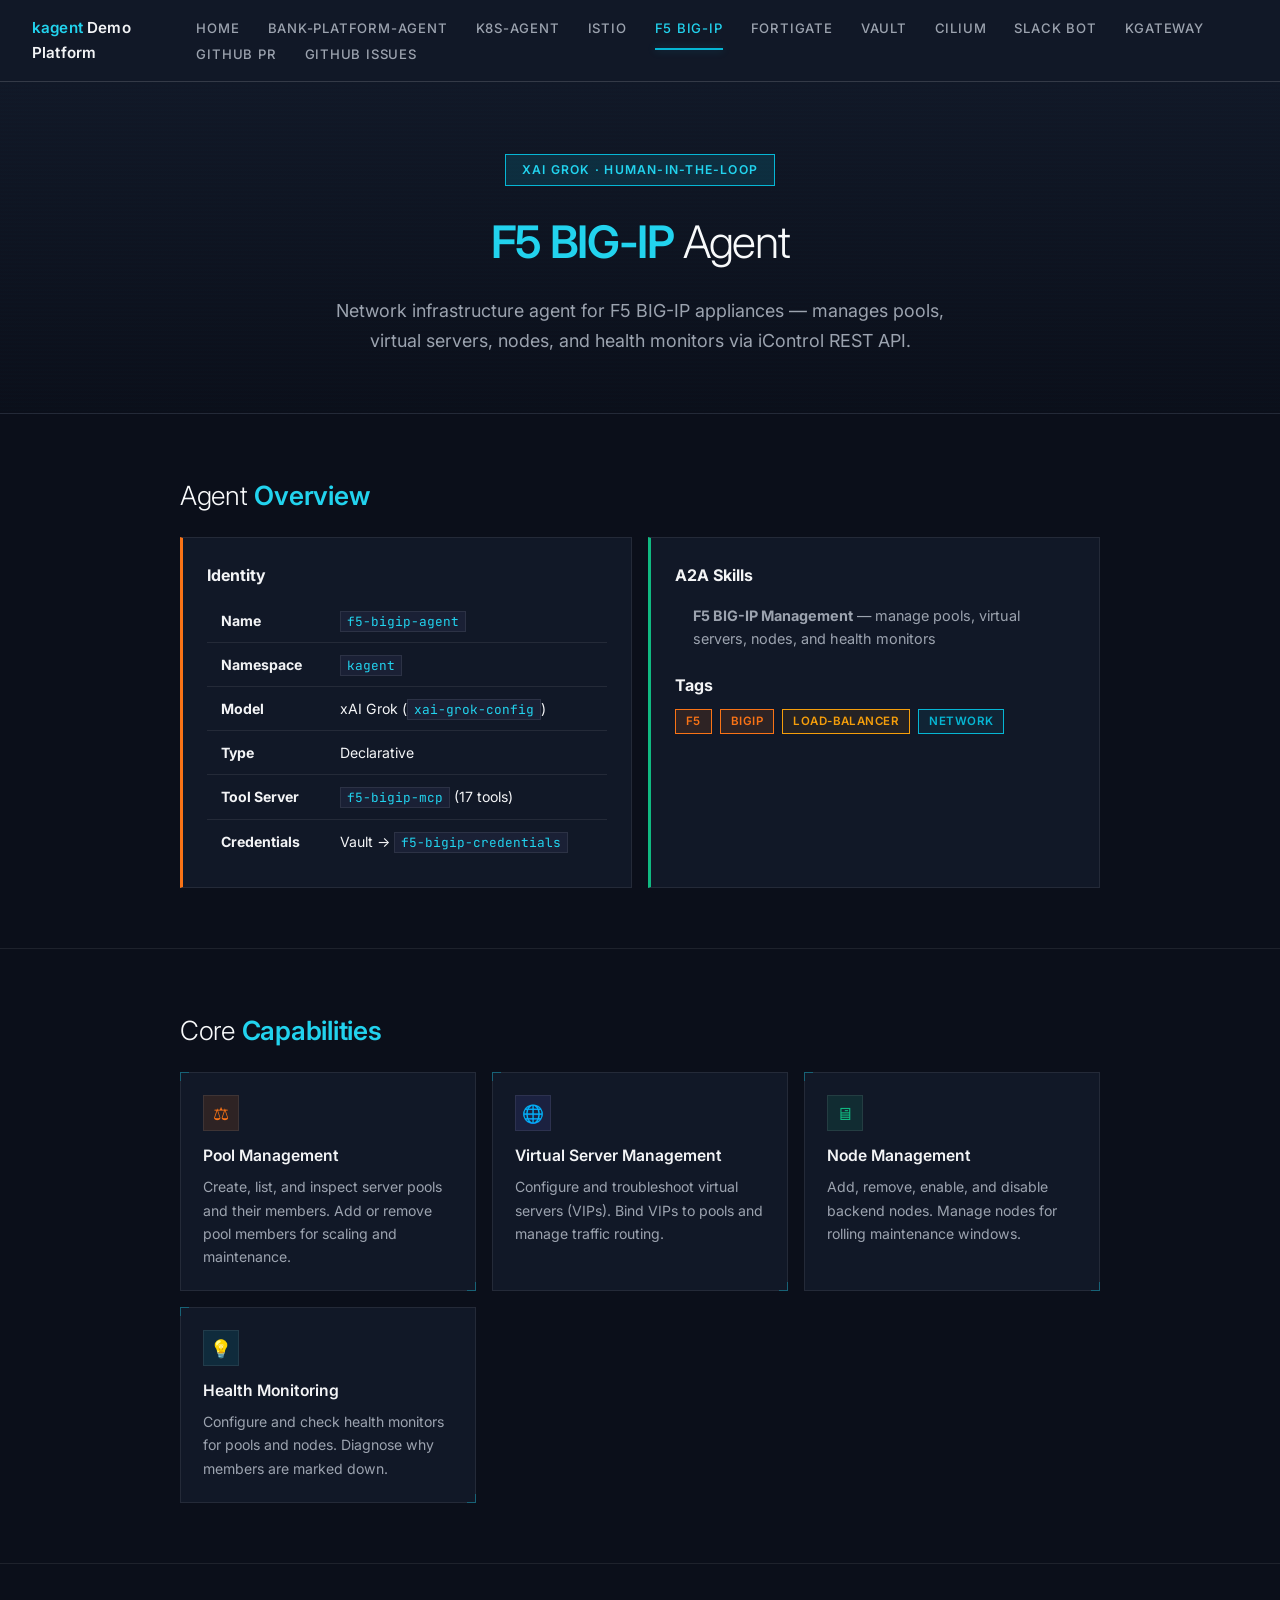
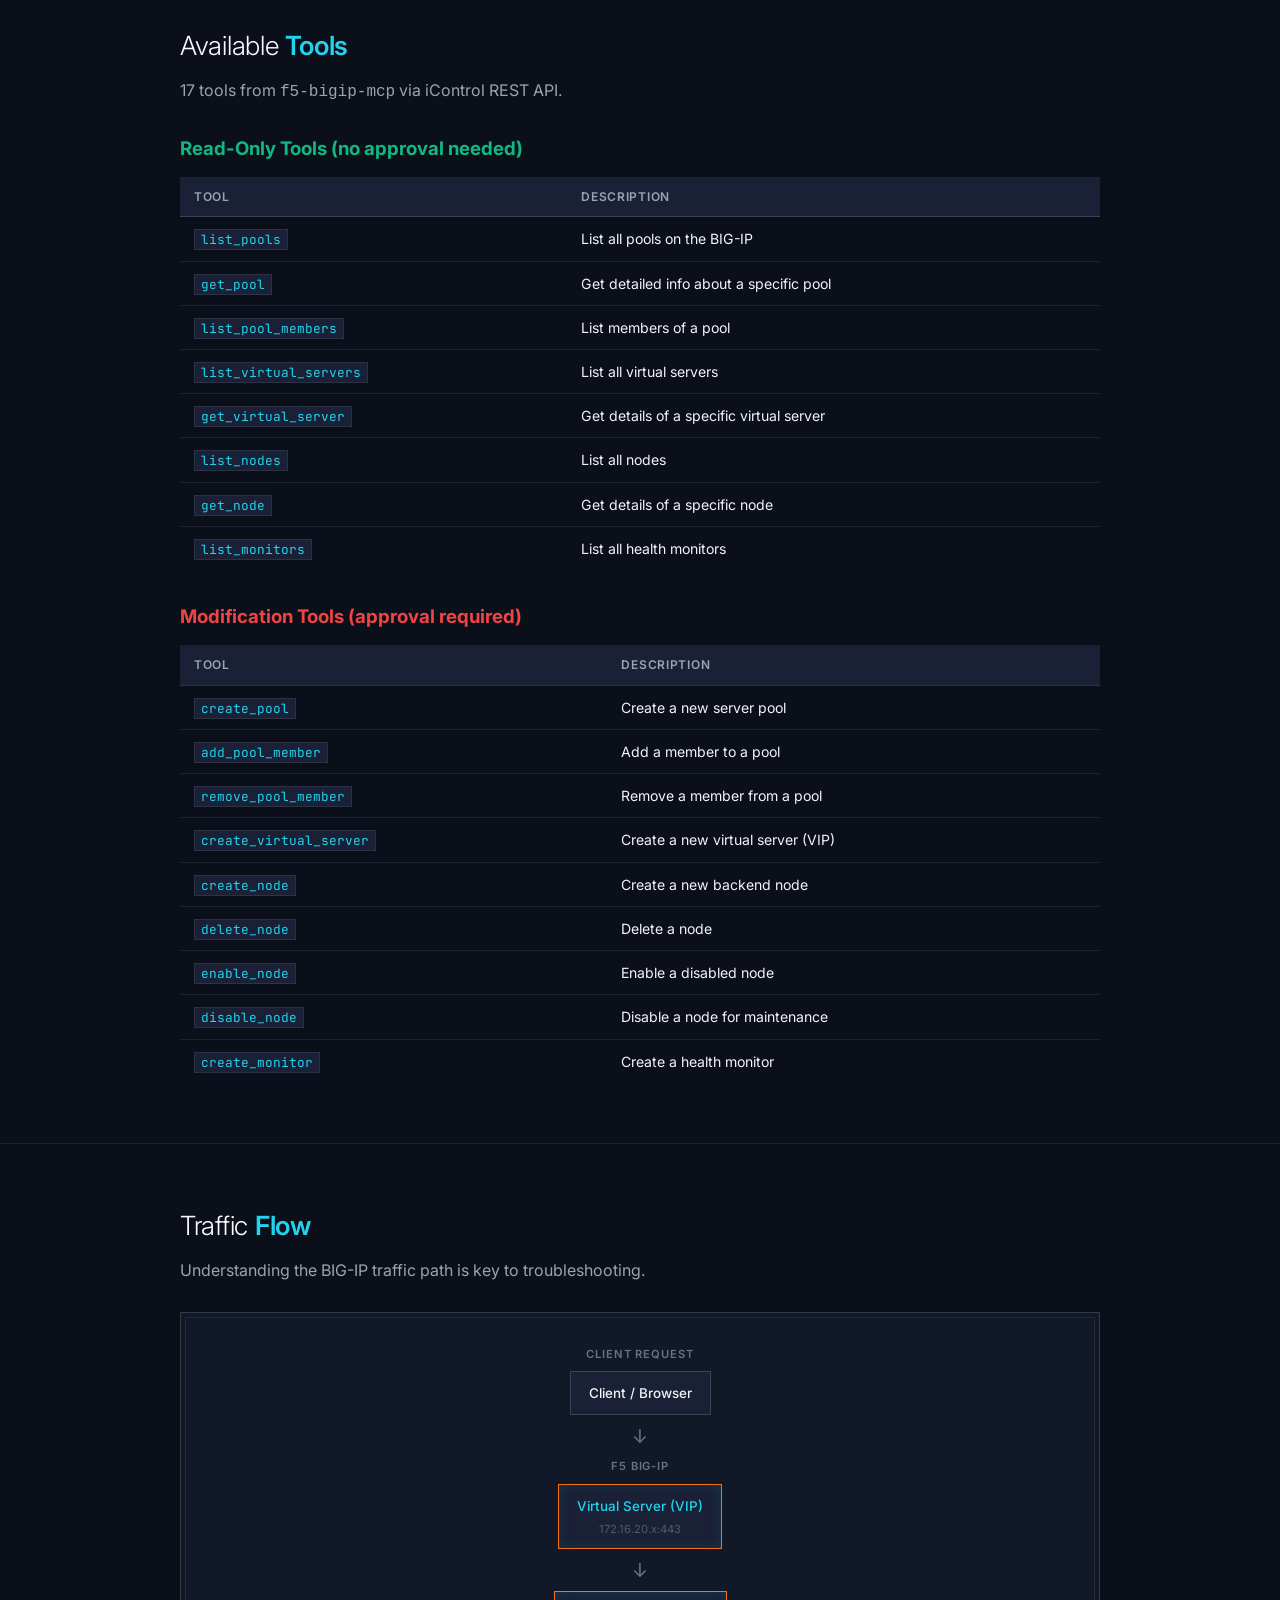
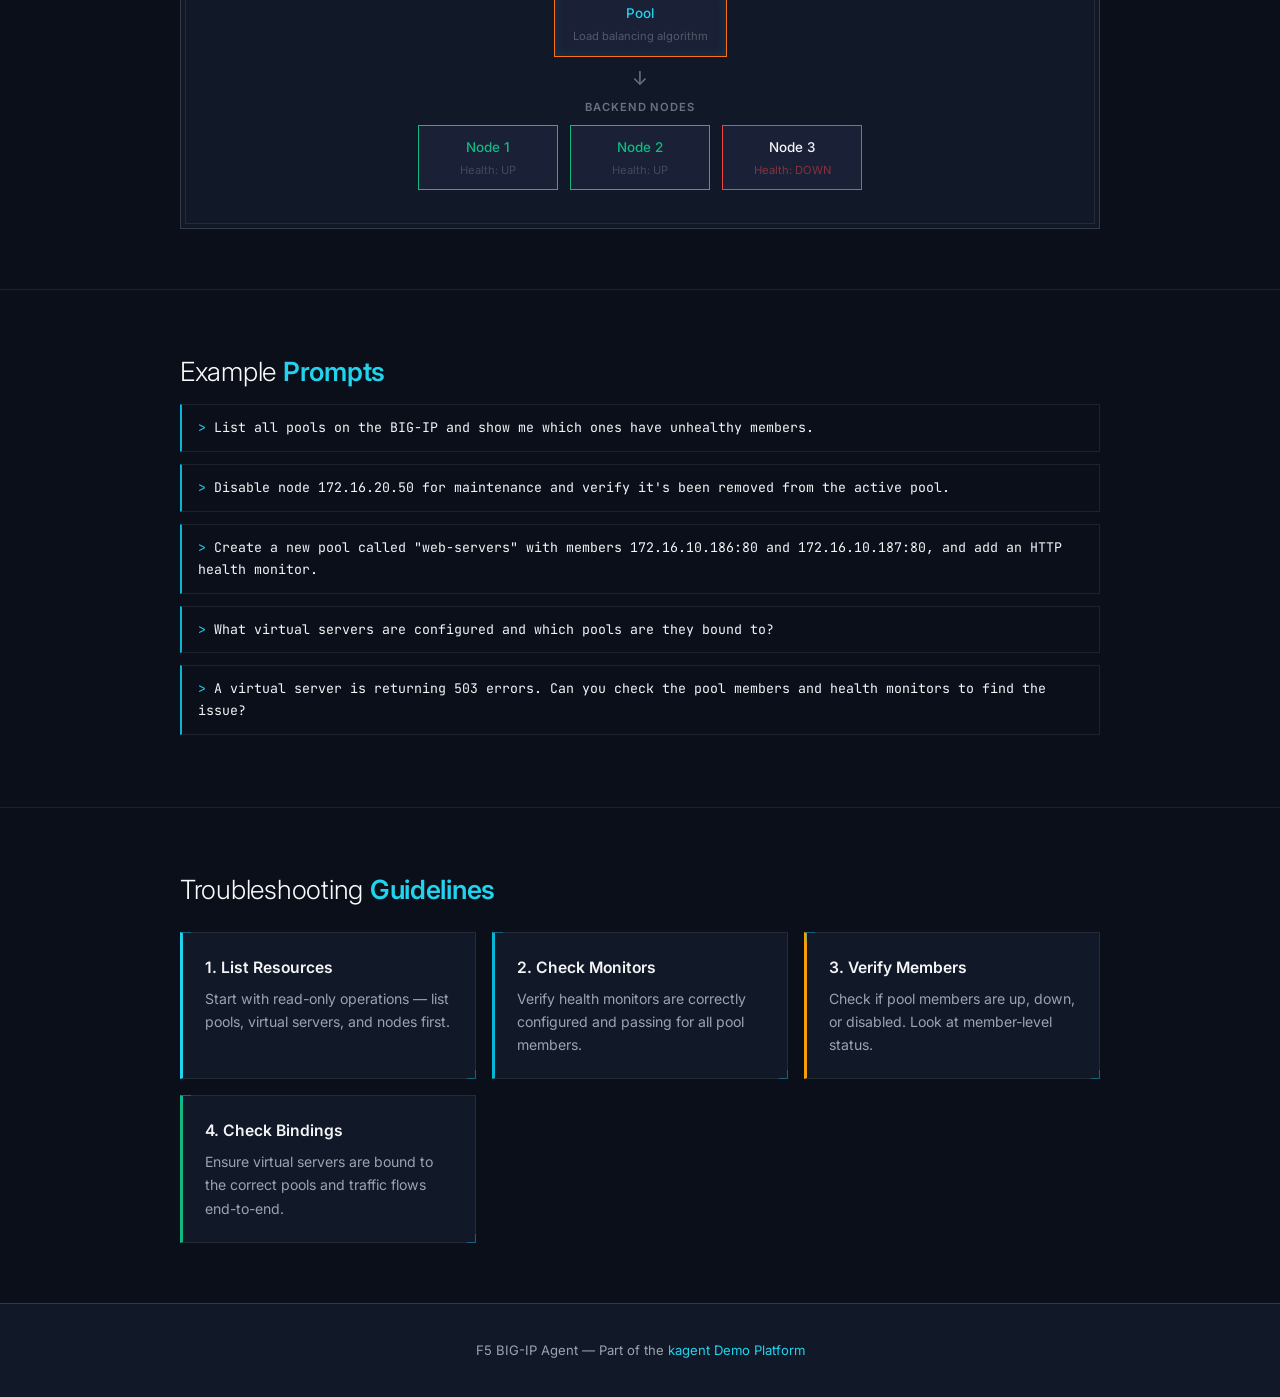
<file: docs/f5-bigip-agent.html>
<!DOCTYPE html>
<html lang="en">
<head>
  <meta charset="UTF-8">
  <meta name="viewport" content="width=device-width, initial-scale=1.0">
  <title>F5 BIG-IP Agent — Documentation</title>
  <link rel="stylesheet" href="paper-theme.css">
</head>
<body>

  <!-- Nav -->
  <nav class="nav">
    <div class="nav-title"><span>kagent</span> Demo Platform</div>
    <div class="nav-links">
      <a href="index.html">Home</a>
      <a href="architecture.html">bank-platform-agent</a>
      <a href="k8s-agent.html">k8s-agent</a>
      <a href="istio-agent.html">Istio</a>
      <a href="f5-bigip-agent.html" class="active">F5 BIG-IP</a>
      <a href="fortigate-agent.html">FortiGate</a>
      <a href="vault-agent.html">Vault</a>
      <a href="cilium-crd-agent.html">Cilium</a>
      <a href="slackbot-agent.html">Slack Bot</a>
      <a href="kgateway-agent.html">kgateway</a>
      <a href="github-pr-agent.html">GitHub PR</a>
      <a href="github-issues-agent.html">GitHub Issues</a>
    </div>
  </nav>

  <!-- Hero -->
  <div class="hero">
    <div class="hero-badge">xAI Grok &middot; Human-in-the-Loop</div>
    <h1><span>F5 BIG-IP</span> Agent</h1>
    <p>Network infrastructure agent for F5 BIG-IP appliances &mdash; manages pools, virtual servers, nodes, and health monitors via iControl REST API.</p>
  </div>

  <!-- Overview -->
  <section>
    <div class="container">
      <h2>Agent <span>Overview</span></h2>

      <div class="ps-grid">
        <div class="ps-card" style="border-left: 3px solid var(--orange);">
          <h3>Identity</h3>
          <table class="flow-table" style="margin: 0;">
            <tbody>
              <tr><td><strong>Name</strong></td><td><code>f5-bigip-agent</code></td></tr>
              <tr><td><strong>Namespace</strong></td><td><code>kagent</code></td></tr>
              <tr><td><strong>Model</strong></td><td>xAI Grok (<code>xai-grok-config</code>)</td></tr>
              <tr><td><strong>Type</strong></td><td>Declarative</td></tr>
              <tr><td><strong>Tool Server</strong></td><td><code>f5-bigip-mcp</code> (17 tools)</td></tr>
              <tr><td><strong>Credentials</strong></td><td>Vault &rarr; <code>f5-bigip-credentials</code></td></tr>
            </tbody>
          </table>
        </div>
        <div class="ps-card" style="border-left: 3px solid var(--green);">
          <h3>A2A Skills</h3>
          <ul>
            <li><strong>F5 BIG-IP Management</strong> &mdash; manage pools, virtual servers, nodes, and health monitors</li>
          </ul>
          <h3 style="margin-top: 16px;">Tags</h3>
          <div style="display: flex; gap: 8px; flex-wrap: wrap;">
            <span class="tag tag-orange" style="background: rgba(249,115,22,0.12); color: #f97316;">f5</span>
            <span class="tag tag-orange" style="background: rgba(249,115,22,0.12); color: #f97316;">bigip</span>
            <span class="tag tag-yellow">load-balancer</span>
            <span class="tag tag-cyan">network</span>
          </div>
        </div>
      </div>
    </div>
  </section>

  <!-- Core Capabilities -->
  <section>
    <div class="container">
      <h2>Core <span>Capabilities</span></h2>

      <div class="features">
        <div class="feature">
          <div class="feature-icon" style="background: rgba(249, 115, 22, 0.12); color: #f97316;">&#x2696;</div>
          <h3>Pool Management</h3>
          <p>Create, list, and inspect server pools and their members. Add or remove pool members for scaling and maintenance.</p>
        </div>
        <div class="feature">
          <div class="feature-icon" style="background: rgba(99, 102, 241, 0.12); color: var(--accent-light);">&#x1f310;</div>
          <h3>Virtual Server Management</h3>
          <p>Configure and troubleshoot virtual servers (VIPs). Bind VIPs to pools and manage traffic routing.</p>
        </div>
        <div class="feature">
          <div class="feature-icon" style="background: rgba(16, 185, 129, 0.12); color: var(--green);">&#x1f5a5;</div>
          <h3>Node Management</h3>
          <p>Add, remove, enable, and disable backend nodes. Manage nodes for rolling maintenance windows.</p>
        </div>
        <div class="feature">
          <div class="feature-icon" style="background: rgba(6, 182, 212, 0.12); color: var(--cyan);">&#x1f4a1;</div>
          <h3>Health Monitoring</h3>
          <p>Configure and check health monitors for pools and nodes. Diagnose why members are marked down.</p>
        </div>
      </div>
    </div>
  </section>

  <!-- Tools -->
  <section>
    <div class="container">
      <h2>Available <span>Tools</span></h2>
      <p>17 tools from <code>f5-bigip-mcp</code> via iControl REST API.</p>

      <h3 style="margin-top: 24px; color: var(--green);">Read-Only Tools (no approval needed)</h3>
      <table class="flow-table" style="margin-top: 12px;">
        <thead>
          <tr><th>Tool</th><th>Description</th></tr>
        </thead>
        <tbody>
          <tr><td><code>list_pools</code></td><td>List all pools on the BIG-IP</td></tr>
          <tr><td><code>get_pool</code></td><td>Get detailed info about a specific pool</td></tr>
          <tr><td><code>list_pool_members</code></td><td>List members of a pool</td></tr>
          <tr><td><code>list_virtual_servers</code></td><td>List all virtual servers</td></tr>
          <tr><td><code>get_virtual_server</code></td><td>Get details of a specific virtual server</td></tr>
          <tr><td><code>list_nodes</code></td><td>List all nodes</td></tr>
          <tr><td><code>get_node</code></td><td>Get details of a specific node</td></tr>
          <tr><td><code>list_monitors</code></td><td>List all health monitors</td></tr>
        </tbody>
      </table>

      <h3 style="margin-top: 32px; color: var(--red);">Modification Tools (approval required)</h3>
      <table class="flow-table" style="margin-top: 12px;">
        <thead>
          <tr><th>Tool</th><th>Description</th></tr>
        </thead>
        <tbody>
          <tr><td><code>create_pool</code></td><td>Create a new server pool</td></tr>
          <tr><td><code>add_pool_member</code></td><td>Add a member to a pool</td></tr>
          <tr><td><code>remove_pool_member</code></td><td>Remove a member from a pool</td></tr>
          <tr><td><code>create_virtual_server</code></td><td>Create a new virtual server (VIP)</td></tr>
          <tr><td><code>create_node</code></td><td>Create a new backend node</td></tr>
          <tr><td><code>delete_node</code></td><td>Delete a node</td></tr>
          <tr><td><code>enable_node</code></td><td>Enable a disabled node</td></tr>
          <tr><td><code>disable_node</code></td><td>Disable a node for maintenance</td></tr>
          <tr><td><code>create_monitor</code></td><td>Create a health monitor</td></tr>
        </tbody>
      </table>
    </div>
  </section>

  <!-- Traffic Flow -->
  <section>
    <div class="container">
      <h2>Traffic <span>Flow</span></h2>
      <p>Understanding the BIG-IP traffic path is key to troubleshooting.</p>

      <div class="arch-diagram">
        <div class="arch-label">Client Request</div>
        <div class="arch-row">
          <div class="arch-box">Client / Browser</div>
        </div>
        <div class="arch-arrow">&darr;</div>
        <div class="arch-label">F5 BIG-IP</div>
        <div class="arch-row">
          <div class="arch-box accent" style="border-color: var(--orange);">Virtual Server (VIP)<br><span style="font-size:0.7rem;opacity:0.7;">172.16.20.x:443</span></div>
        </div>
        <div class="arch-arrow">&darr;</div>
        <div class="arch-row">
          <div class="arch-box accent" style="border-color: var(--orange);">Pool<br><span style="font-size:0.7rem;opacity:0.7;">Load balancing algorithm</span></div>
        </div>
        <div class="arch-arrow">&darr;</div>
        <div class="arch-label">Backend Nodes</div>
        <div class="arch-row">
          <div class="arch-box green">Node 1<br><span style="font-size:0.7rem;opacity:0.5;">Health: UP</span></div>
          <div class="arch-box green">Node 2<br><span style="font-size:0.7rem;opacity:0.5;">Health: UP</span></div>
          <div class="arch-box" style="border-color: var(--red);">Node 3<br><span style="font-size:0.7rem;opacity:0.5;color:var(--red);">Health: DOWN</span></div>
        </div>
      </div>
    </div>
  </section>

  <!-- Example Prompts -->
  <section>
    <div class="container">
      <h2>Example <span>Prompts</span></h2>

      <div class="code-block" style="margin-bottom: 12px;">
        <span class="prompt">&gt;</span> <span class="cmd">List all pools on the BIG-IP and show me which ones have unhealthy members.</span>
      </div>
      <div class="code-block" style="margin-bottom: 12px;">
        <span class="prompt">&gt;</span> <span class="cmd">Disable node 172.16.20.50 for maintenance and verify it's been removed from the active pool.</span>
      </div>
      <div class="code-block" style="margin-bottom: 12px;">
        <span class="prompt">&gt;</span> <span class="cmd">Create a new pool called "web-servers" with members 172.16.10.186:80 and 172.16.10.187:80, and add an HTTP health monitor.</span>
      </div>
      <div class="code-block" style="margin-bottom: 12px;">
        <span class="prompt">&gt;</span> <span class="cmd">What virtual servers are configured and which pools are they bound to?</span>
      </div>
      <div class="code-block" style="margin-bottom: 12px;">
        <span class="prompt">&gt;</span> <span class="cmd">A virtual server is returning 503 errors. Can you check the pool members and health monitors to find the issue?</span>
      </div>
    </div>
  </section>

  <!-- Troubleshooting -->
  <section>
    <div class="container">
      <h2>Troubleshooting <span>Guidelines</span></h2>

      <div class="features" style="grid-template-columns: repeat(auto-fit, minmax(240px, 1fr));">
        <div class="feature" style="border-left: 3px solid var(--accent-light);">
          <h3>1. List Resources</h3>
          <p>Start with read-only operations &mdash; list pools, virtual servers, and nodes first.</p>
        </div>
        <div class="feature" style="border-left: 3px solid var(--cyan);">
          <h3>2. Check Monitors</h3>
          <p>Verify health monitors are correctly configured and passing for all pool members.</p>
        </div>
        <div class="feature" style="border-left: 3px solid var(--yellow);">
          <h3>3. Verify Members</h3>
          <p>Check if pool members are up, down, or disabled. Look at member-level status.</p>
        </div>
        <div class="feature" style="border-left: 3px solid var(--green);">
          <h3>4. Check Bindings</h3>
          <p>Ensure virtual servers are bound to the correct pools and traffic flows end-to-end.</p>
        </div>
      </div>
    </div>
  </section>

  <footer>
    <p>F5 BIG-IP Agent &mdash; Part of the <a href="index.html">kagent Demo Platform</a></p>
  </footer>

</body>
</html>
</file>
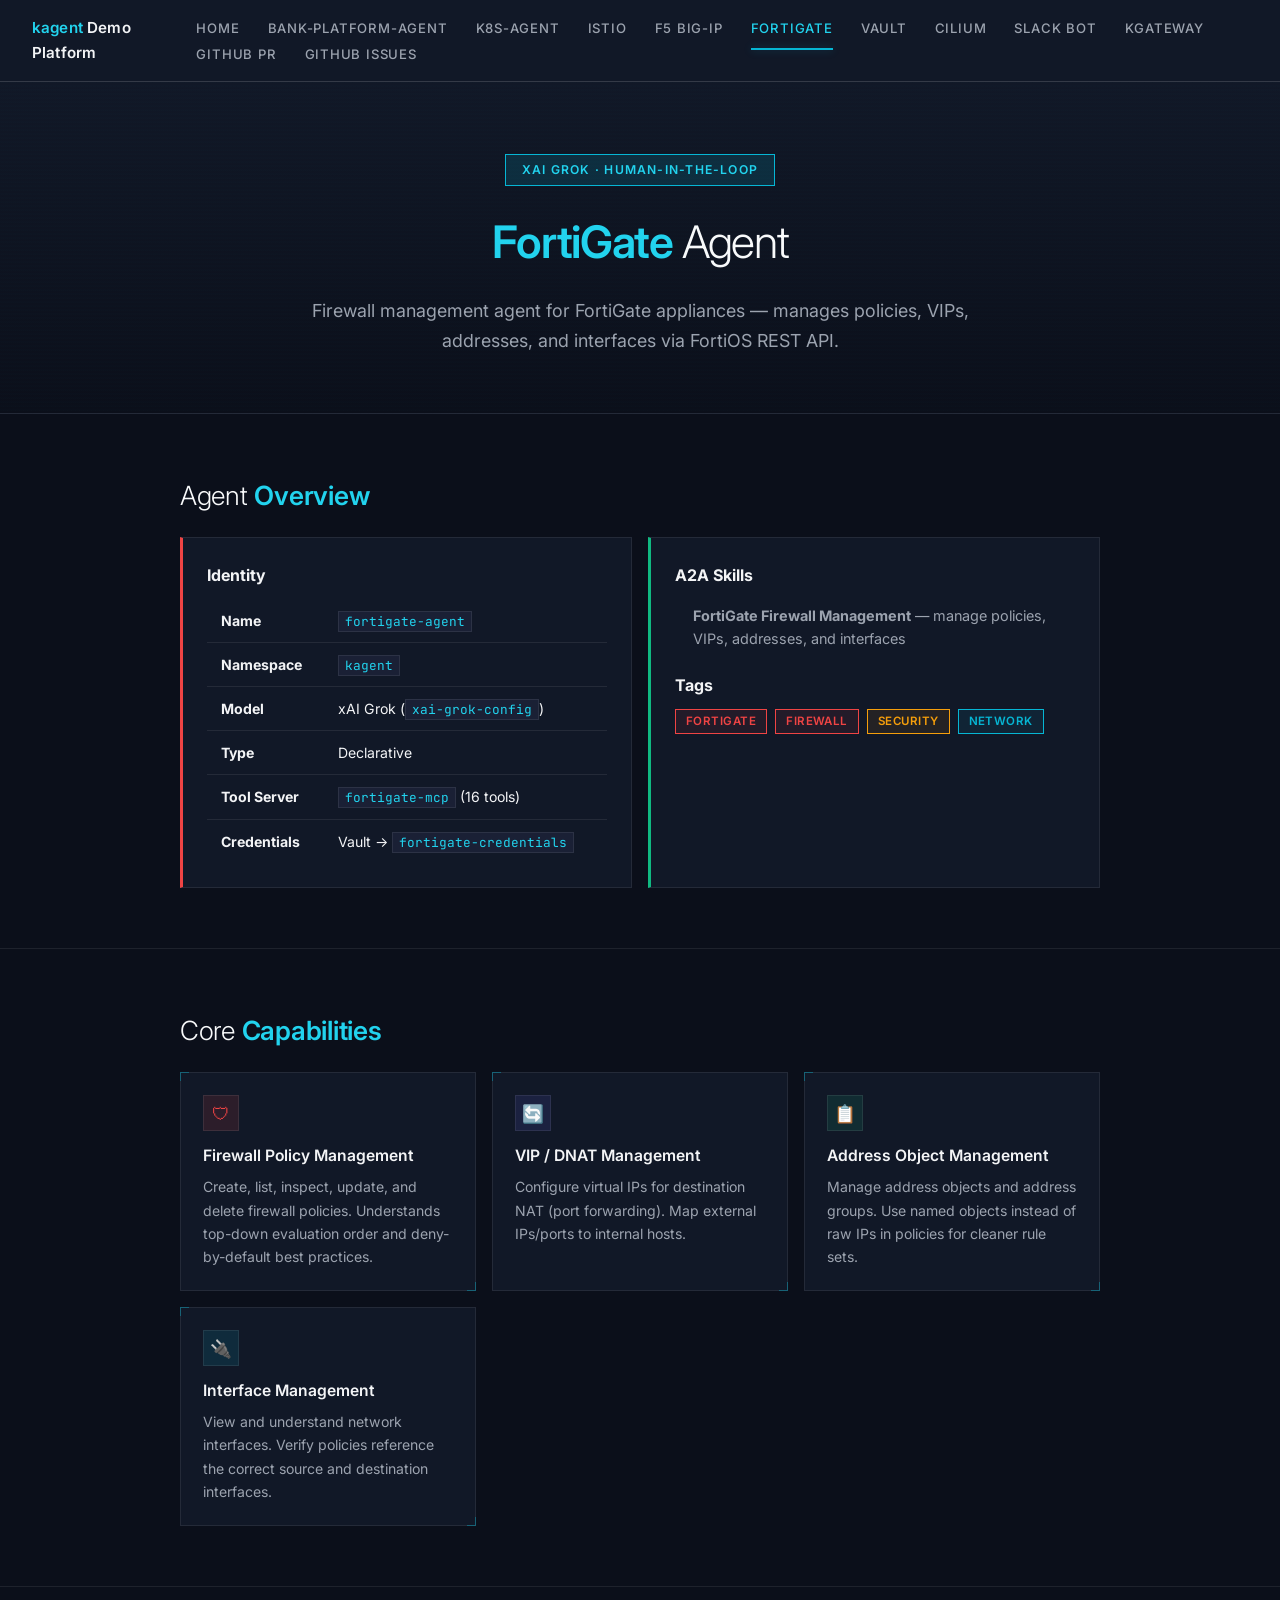
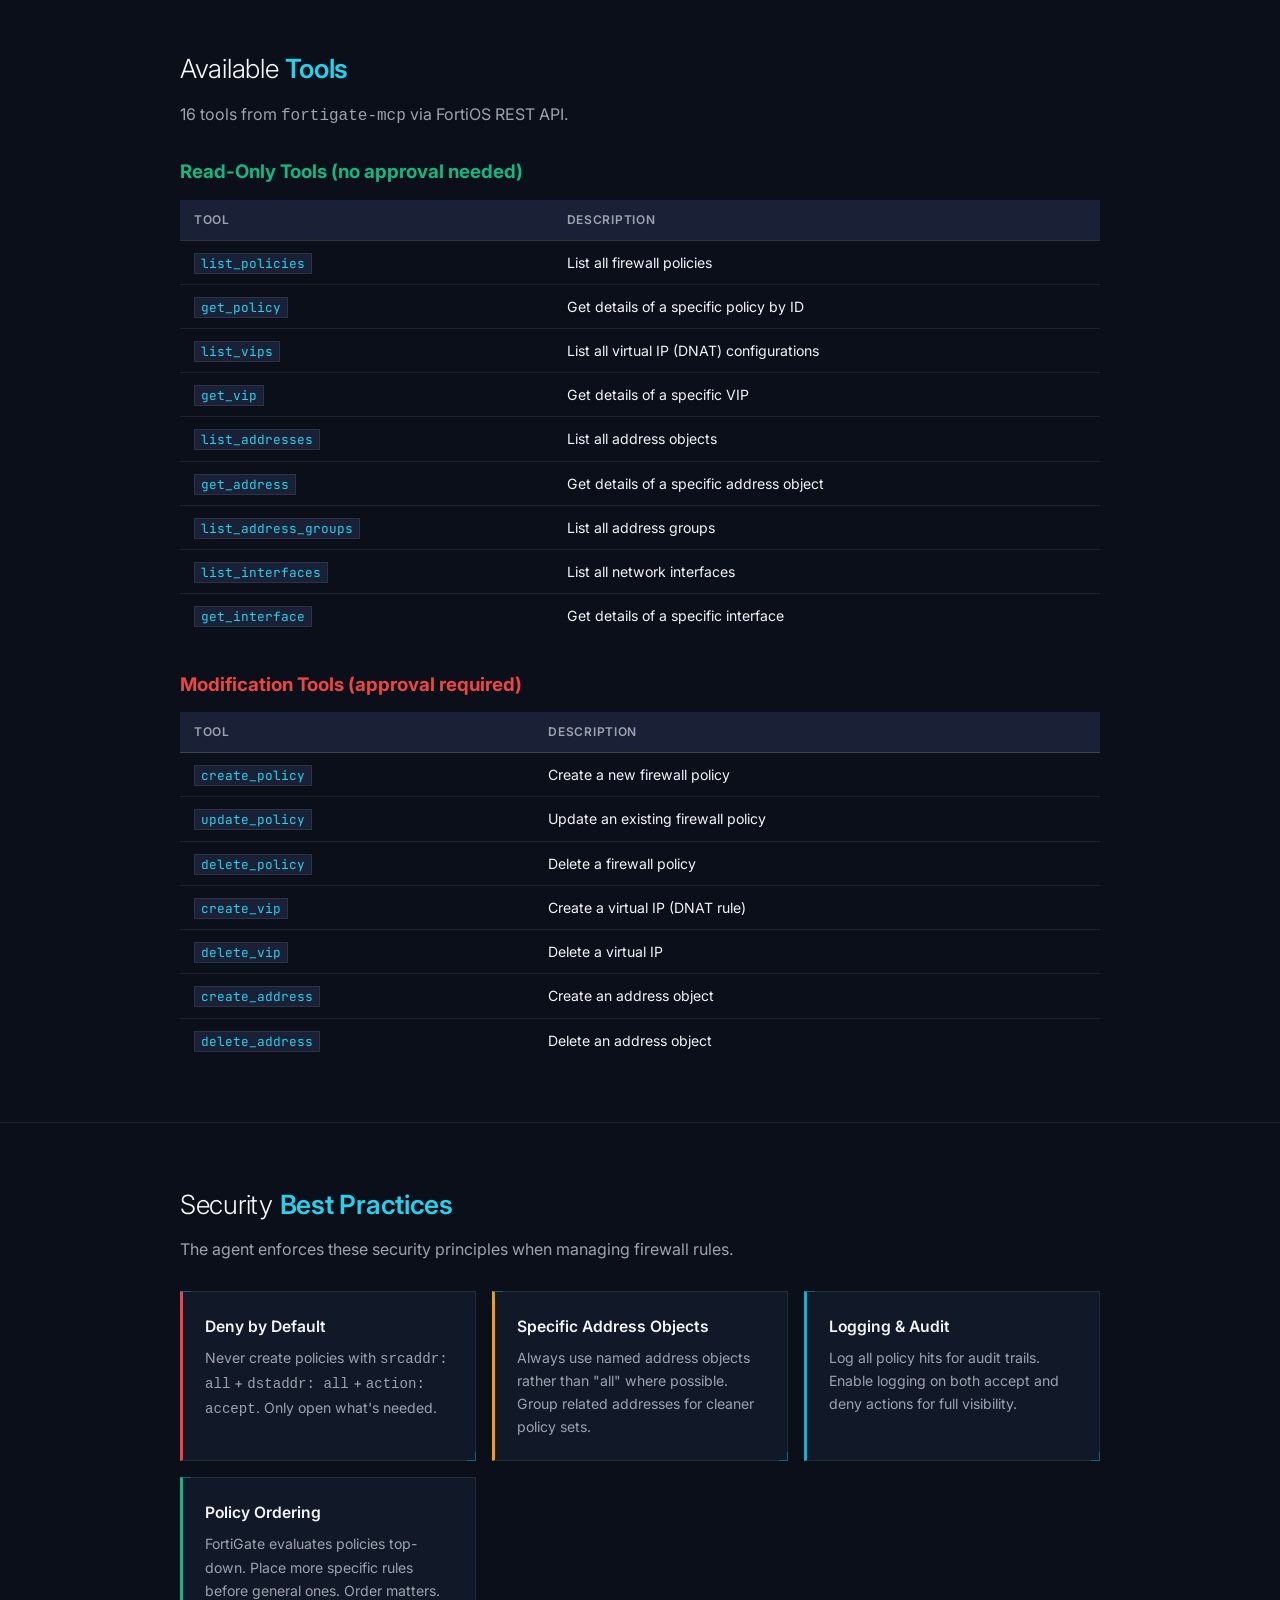
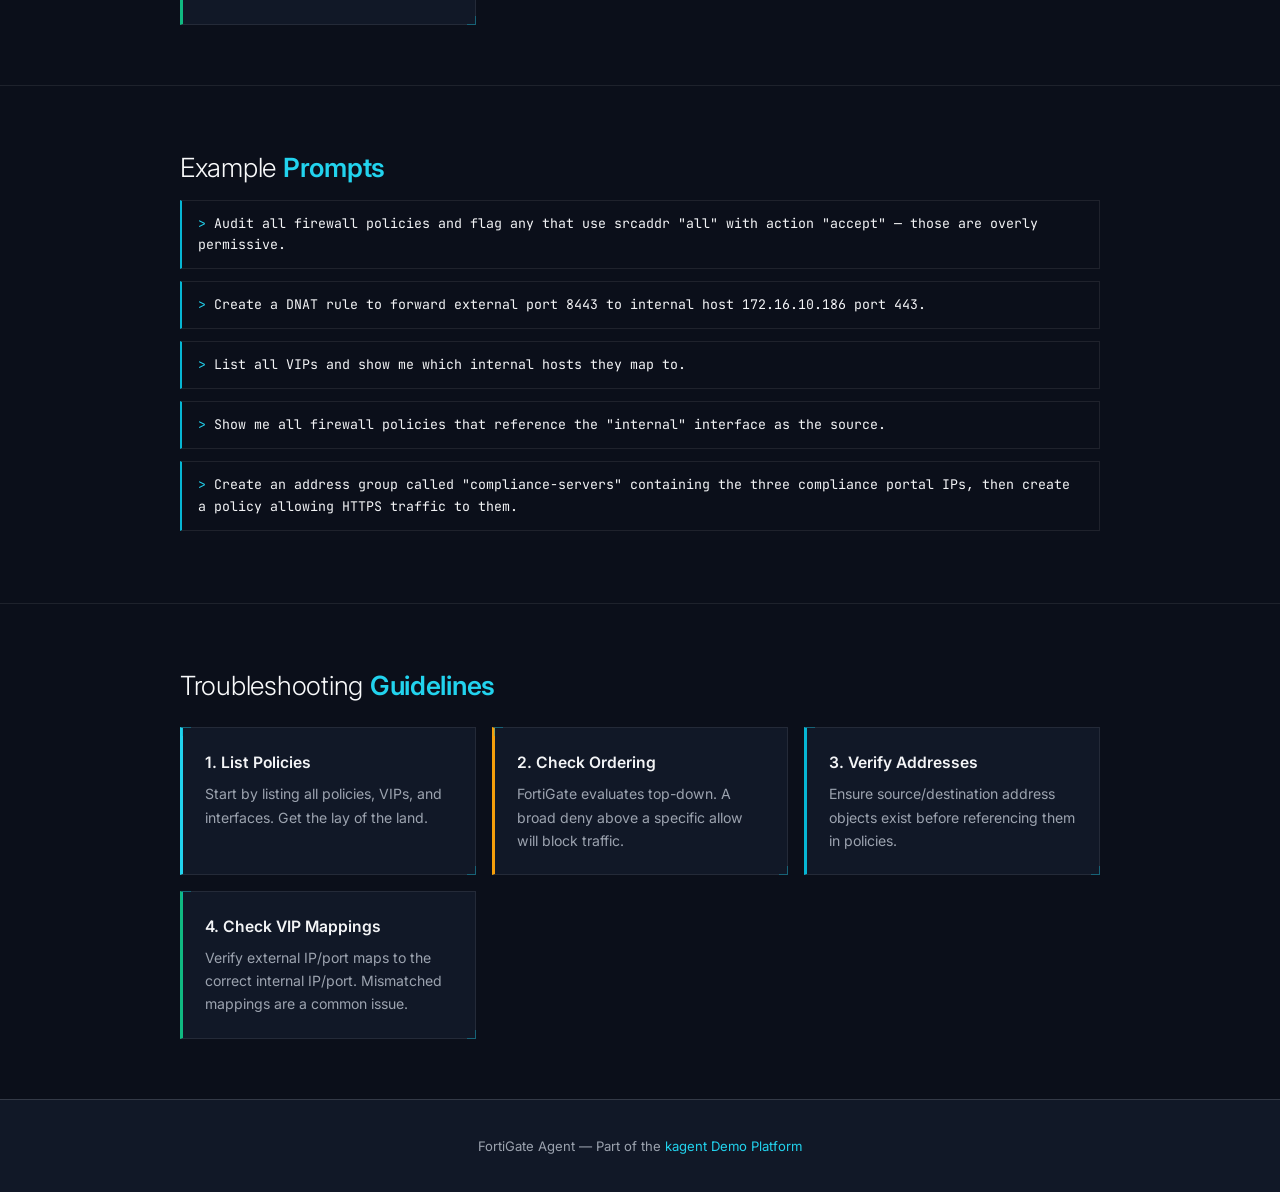
<file: docs/fortigate-agent.html>
<!DOCTYPE html>
<html lang="en">
<head>
  <meta charset="UTF-8">
  <meta name="viewport" content="width=device-width, initial-scale=1.0">
  <title>FortiGate Agent — Documentation</title>
  <link rel="stylesheet" href="paper-theme.css">
</head>
<body>

  <!-- Nav -->
  <nav class="nav">
    <div class="nav-title"><span>kagent</span> Demo Platform</div>
    <div class="nav-links">
      <a href="index.html">Home</a>
      <a href="architecture.html">bank-platform-agent</a>
      <a href="k8s-agent.html">k8s-agent</a>
      <a href="istio-agent.html">Istio</a>
      <a href="f5-bigip-agent.html">F5 BIG-IP</a>
      <a href="fortigate-agent.html" class="active">FortiGate</a>
      <a href="vault-agent.html">Vault</a>
      <a href="cilium-crd-agent.html">Cilium</a>
      <a href="slackbot-agent.html">Slack Bot</a>
      <a href="kgateway-agent.html">kgateway</a>
      <a href="github-pr-agent.html">GitHub PR</a>
      <a href="github-issues-agent.html">GitHub Issues</a>
    </div>
  </nav>

  <!-- Hero -->
  <div class="hero">
    <div class="hero-badge">xAI Grok &middot; Human-in-the-Loop</div>
    <h1><span>FortiGate</span> Agent</h1>
    <p>Firewall management agent for FortiGate appliances &mdash; manages policies, VIPs, addresses, and interfaces via FortiOS REST API.</p>
  </div>

  <!-- Overview -->
  <section>
    <div class="container">
      <h2>Agent <span>Overview</span></h2>

      <div class="ps-grid">
        <div class="ps-card" style="border-left: 3px solid var(--red);">
          <h3>Identity</h3>
          <table class="flow-table" style="margin: 0;">
            <tbody>
              <tr><td><strong>Name</strong></td><td><code>fortigate-agent</code></td></tr>
              <tr><td><strong>Namespace</strong></td><td><code>kagent</code></td></tr>
              <tr><td><strong>Model</strong></td><td>xAI Grok (<code>xai-grok-config</code>)</td></tr>
              <tr><td><strong>Type</strong></td><td>Declarative</td></tr>
              <tr><td><strong>Tool Server</strong></td><td><code>fortigate-mcp</code> (16 tools)</td></tr>
              <tr><td><strong>Credentials</strong></td><td>Vault &rarr; <code>fortigate-credentials</code></td></tr>
            </tbody>
          </table>
        </div>
        <div class="ps-card" style="border-left: 3px solid var(--green);">
          <h3>A2A Skills</h3>
          <ul>
            <li><strong>FortiGate Firewall Management</strong> &mdash; manage policies, VIPs, addresses, and interfaces</li>
          </ul>
          <h3 style="margin-top: 16px;">Tags</h3>
          <div style="display: flex; gap: 8px; flex-wrap: wrap;">
            <span class="tag tag-red">fortigate</span>
            <span class="tag tag-red">firewall</span>
            <span class="tag tag-yellow">security</span>
            <span class="tag tag-cyan">network</span>
          </div>
        </div>
      </div>
    </div>
  </section>

  <!-- Core Capabilities -->
  <section>
    <div class="container">
      <h2>Core <span>Capabilities</span></h2>

      <div class="features">
        <div class="feature">
          <div class="feature-icon" style="background: rgba(239, 68, 68, 0.12); color: var(--red);">&#x1f6e1;</div>
          <h3>Firewall Policy Management</h3>
          <p>Create, list, inspect, update, and delete firewall policies. Understands top-down evaluation order and deny-by-default best practices.</p>
        </div>
        <div class="feature">
          <div class="feature-icon" style="background: rgba(99, 102, 241, 0.12); color: var(--accent-light);">&#x1f504;</div>
          <h3>VIP / DNAT Management</h3>
          <p>Configure virtual IPs for destination NAT (port forwarding). Map external IPs/ports to internal hosts.</p>
        </div>
        <div class="feature">
          <div class="feature-icon" style="background: rgba(16, 185, 129, 0.12); color: var(--green);">&#x1f4cb;</div>
          <h3>Address Object Management</h3>
          <p>Manage address objects and address groups. Use named objects instead of raw IPs in policies for cleaner rule sets.</p>
        </div>
        <div class="feature">
          <div class="feature-icon" style="background: rgba(6, 182, 212, 0.12); color: var(--cyan);">&#x1f50c;</div>
          <h3>Interface Management</h3>
          <p>View and understand network interfaces. Verify policies reference the correct source and destination interfaces.</p>
        </div>
      </div>
    </div>
  </section>

  <!-- Tools -->
  <section>
    <div class="container">
      <h2>Available <span>Tools</span></h2>
      <p>16 tools from <code>fortigate-mcp</code> via FortiOS REST API.</p>

      <h3 style="margin-top: 24px; color: var(--green);">Read-Only Tools (no approval needed)</h3>
      <table class="flow-table" style="margin-top: 12px;">
        <thead>
          <tr><th>Tool</th><th>Description</th></tr>
        </thead>
        <tbody>
          <tr><td><code>list_policies</code></td><td>List all firewall policies</td></tr>
          <tr><td><code>get_policy</code></td><td>Get details of a specific policy by ID</td></tr>
          <tr><td><code>list_vips</code></td><td>List all virtual IP (DNAT) configurations</td></tr>
          <tr><td><code>get_vip</code></td><td>Get details of a specific VIP</td></tr>
          <tr><td><code>list_addresses</code></td><td>List all address objects</td></tr>
          <tr><td><code>get_address</code></td><td>Get details of a specific address object</td></tr>
          <tr><td><code>list_address_groups</code></td><td>List all address groups</td></tr>
          <tr><td><code>list_interfaces</code></td><td>List all network interfaces</td></tr>
          <tr><td><code>get_interface</code></td><td>Get details of a specific interface</td></tr>
        </tbody>
      </table>

      <h3 style="margin-top: 32px; color: var(--red);">Modification Tools (approval required)</h3>
      <table class="flow-table" style="margin-top: 12px;">
        <thead>
          <tr><th>Tool</th><th>Description</th></tr>
        </thead>
        <tbody>
          <tr><td><code>create_policy</code></td><td>Create a new firewall policy</td></tr>
          <tr><td><code>update_policy</code></td><td>Update an existing firewall policy</td></tr>
          <tr><td><code>delete_policy</code></td><td>Delete a firewall policy</td></tr>
          <tr><td><code>create_vip</code></td><td>Create a virtual IP (DNAT rule)</td></tr>
          <tr><td><code>delete_vip</code></td><td>Delete a virtual IP</td></tr>
          <tr><td><code>create_address</code></td><td>Create an address object</td></tr>
          <tr><td><code>delete_address</code></td><td>Delete an address object</td></tr>
        </tbody>
      </table>
    </div>
  </section>

  <!-- Security Best Practices -->
  <section>
    <div class="container">
      <h2>Security <span>Best Practices</span></h2>
      <p>The agent enforces these security principles when managing firewall rules.</p>

      <div class="features" style="grid-template-columns: repeat(auto-fit, minmax(260px, 1fr));">
        <div class="feature" style="border-left: 3px solid var(--red);">
          <h3>Deny by Default</h3>
          <p>Never create policies with <code>srcaddr: all</code> + <code>dstaddr: all</code> + <code>action: accept</code>. Only open what's needed.</p>
        </div>
        <div class="feature" style="border-left: 3px solid var(--yellow);">
          <h3>Specific Address Objects</h3>
          <p>Always use named address objects rather than "all" where possible. Group related addresses for cleaner policy sets.</p>
        </div>
        <div class="feature" style="border-left: 3px solid var(--cyan);">
          <h3>Logging &amp; Audit</h3>
          <p>Log all policy hits for audit trails. Enable logging on both accept and deny actions for full visibility.</p>
        </div>
        <div class="feature" style="border-left: 3px solid var(--green);">
          <h3>Policy Ordering</h3>
          <p>FortiGate evaluates policies top-down. Place more specific rules before general ones. Order matters.</p>
        </div>
      </div>
    </div>
  </section>

  <!-- Example Prompts -->
  <section>
    <div class="container">
      <h2>Example <span>Prompts</span></h2>

      <div class="code-block" style="margin-bottom: 12px;">
        <span class="prompt">&gt;</span> <span class="cmd">Audit all firewall policies and flag any that use srcaddr "all" with action "accept" — those are overly permissive.</span>
      </div>
      <div class="code-block" style="margin-bottom: 12px;">
        <span class="prompt">&gt;</span> <span class="cmd">Create a DNAT rule to forward external port 8443 to internal host 172.16.10.186 port 443.</span>
      </div>
      <div class="code-block" style="margin-bottom: 12px;">
        <span class="prompt">&gt;</span> <span class="cmd">List all VIPs and show me which internal hosts they map to.</span>
      </div>
      <div class="code-block" style="margin-bottom: 12px;">
        <span class="prompt">&gt;</span> <span class="cmd">Show me all firewall policies that reference the "internal" interface as the source.</span>
      </div>
      <div class="code-block" style="margin-bottom: 12px;">
        <span class="prompt">&gt;</span> <span class="cmd">Create an address group called "compliance-servers" containing the three compliance portal IPs, then create a policy allowing HTTPS traffic to them.</span>
      </div>
    </div>
  </section>

  <!-- Troubleshooting -->
  <section>
    <div class="container">
      <h2>Troubleshooting <span>Guidelines</span></h2>

      <div class="features" style="grid-template-columns: repeat(auto-fit, minmax(220px, 1fr));">
        <div class="feature" style="border-left: 3px solid var(--accent-light);">
          <h3>1. List Policies</h3>
          <p>Start by listing all policies, VIPs, and interfaces. Get the lay of the land.</p>
        </div>
        <div class="feature" style="border-left: 3px solid var(--yellow);">
          <h3>2. Check Ordering</h3>
          <p>FortiGate evaluates top-down. A broad deny above a specific allow will block traffic.</p>
        </div>
        <div class="feature" style="border-left: 3px solid var(--cyan);">
          <h3>3. Verify Addresses</h3>
          <p>Ensure source/destination address objects exist before referencing them in policies.</p>
        </div>
        <div class="feature" style="border-left: 3px solid var(--green);">
          <h3>4. Check VIP Mappings</h3>
          <p>Verify external IP/port maps to the correct internal IP/port. Mismatched mappings are a common issue.</p>
        </div>
      </div>
    </div>
  </section>

  <footer>
    <p>FortiGate Agent &mdash; Part of the <a href="index.html">kagent Demo Platform</a></p>
  </footer>

</body>
</html>
</file>
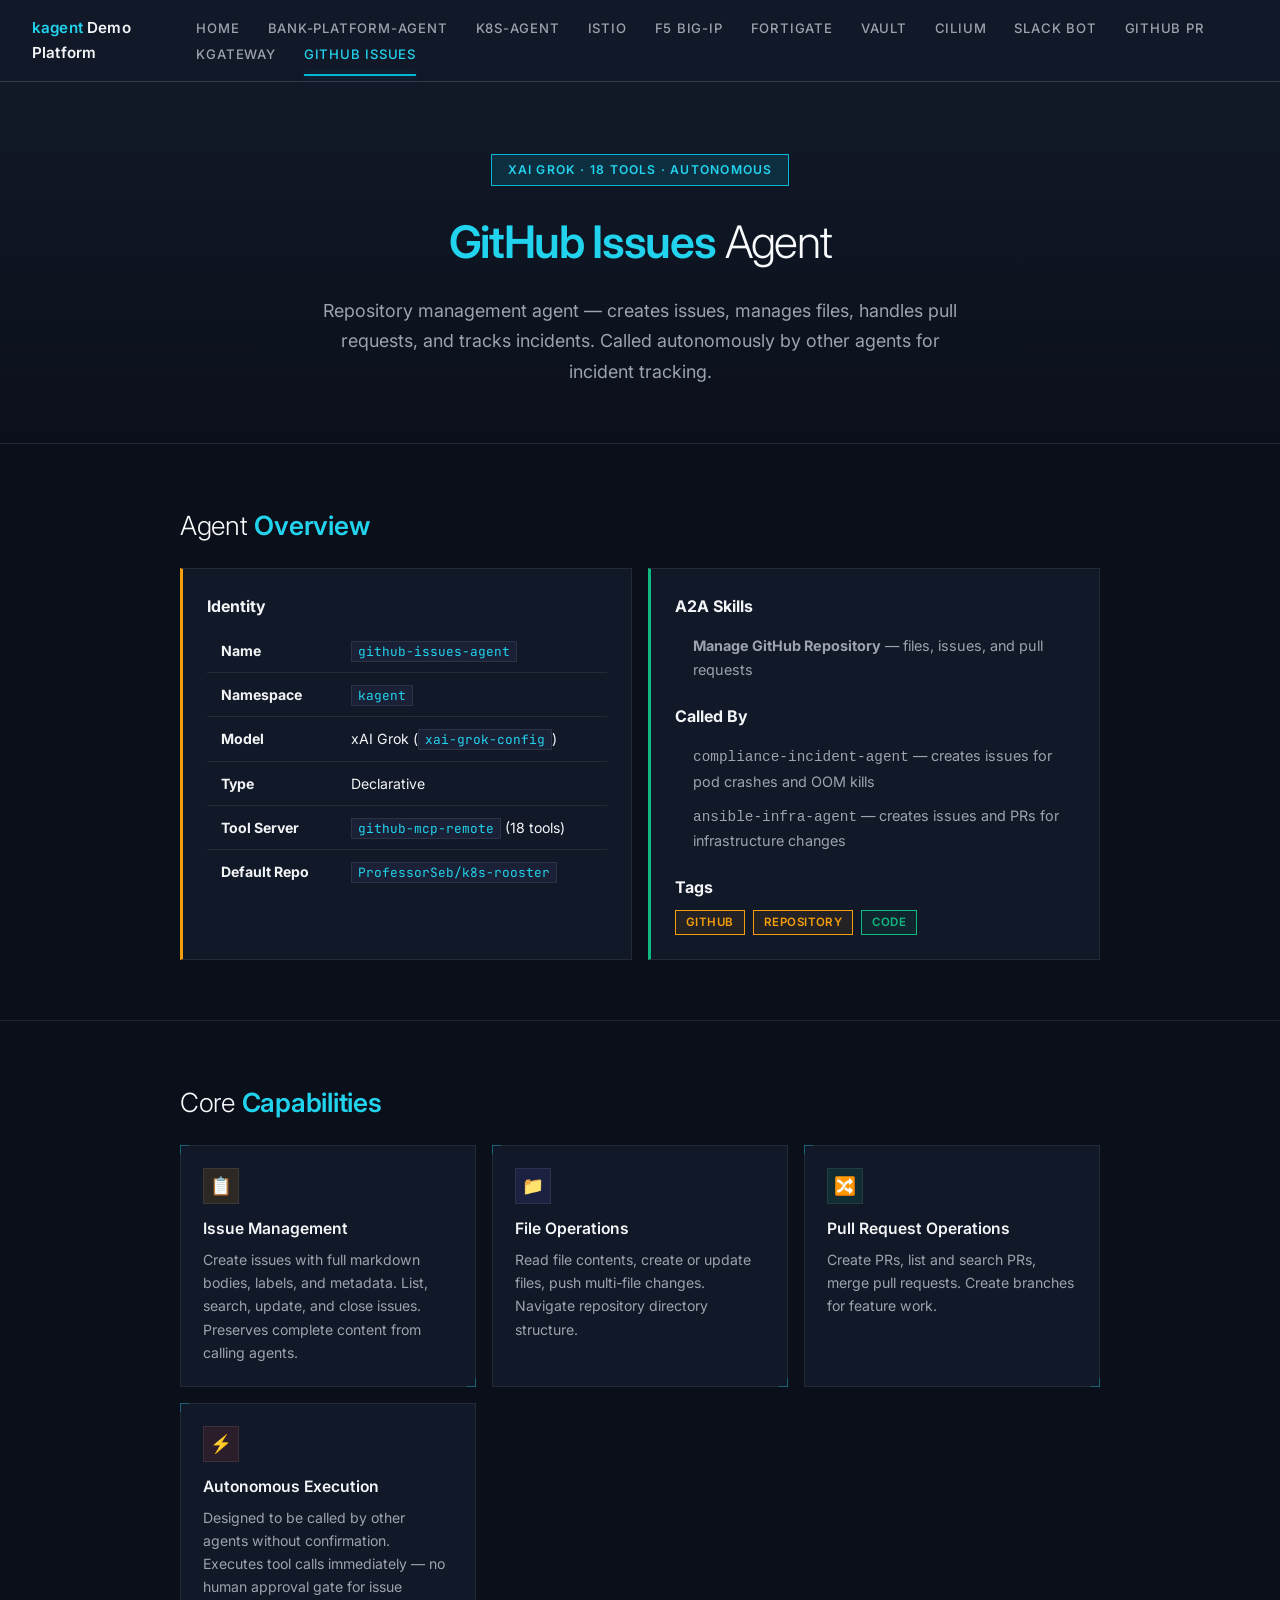
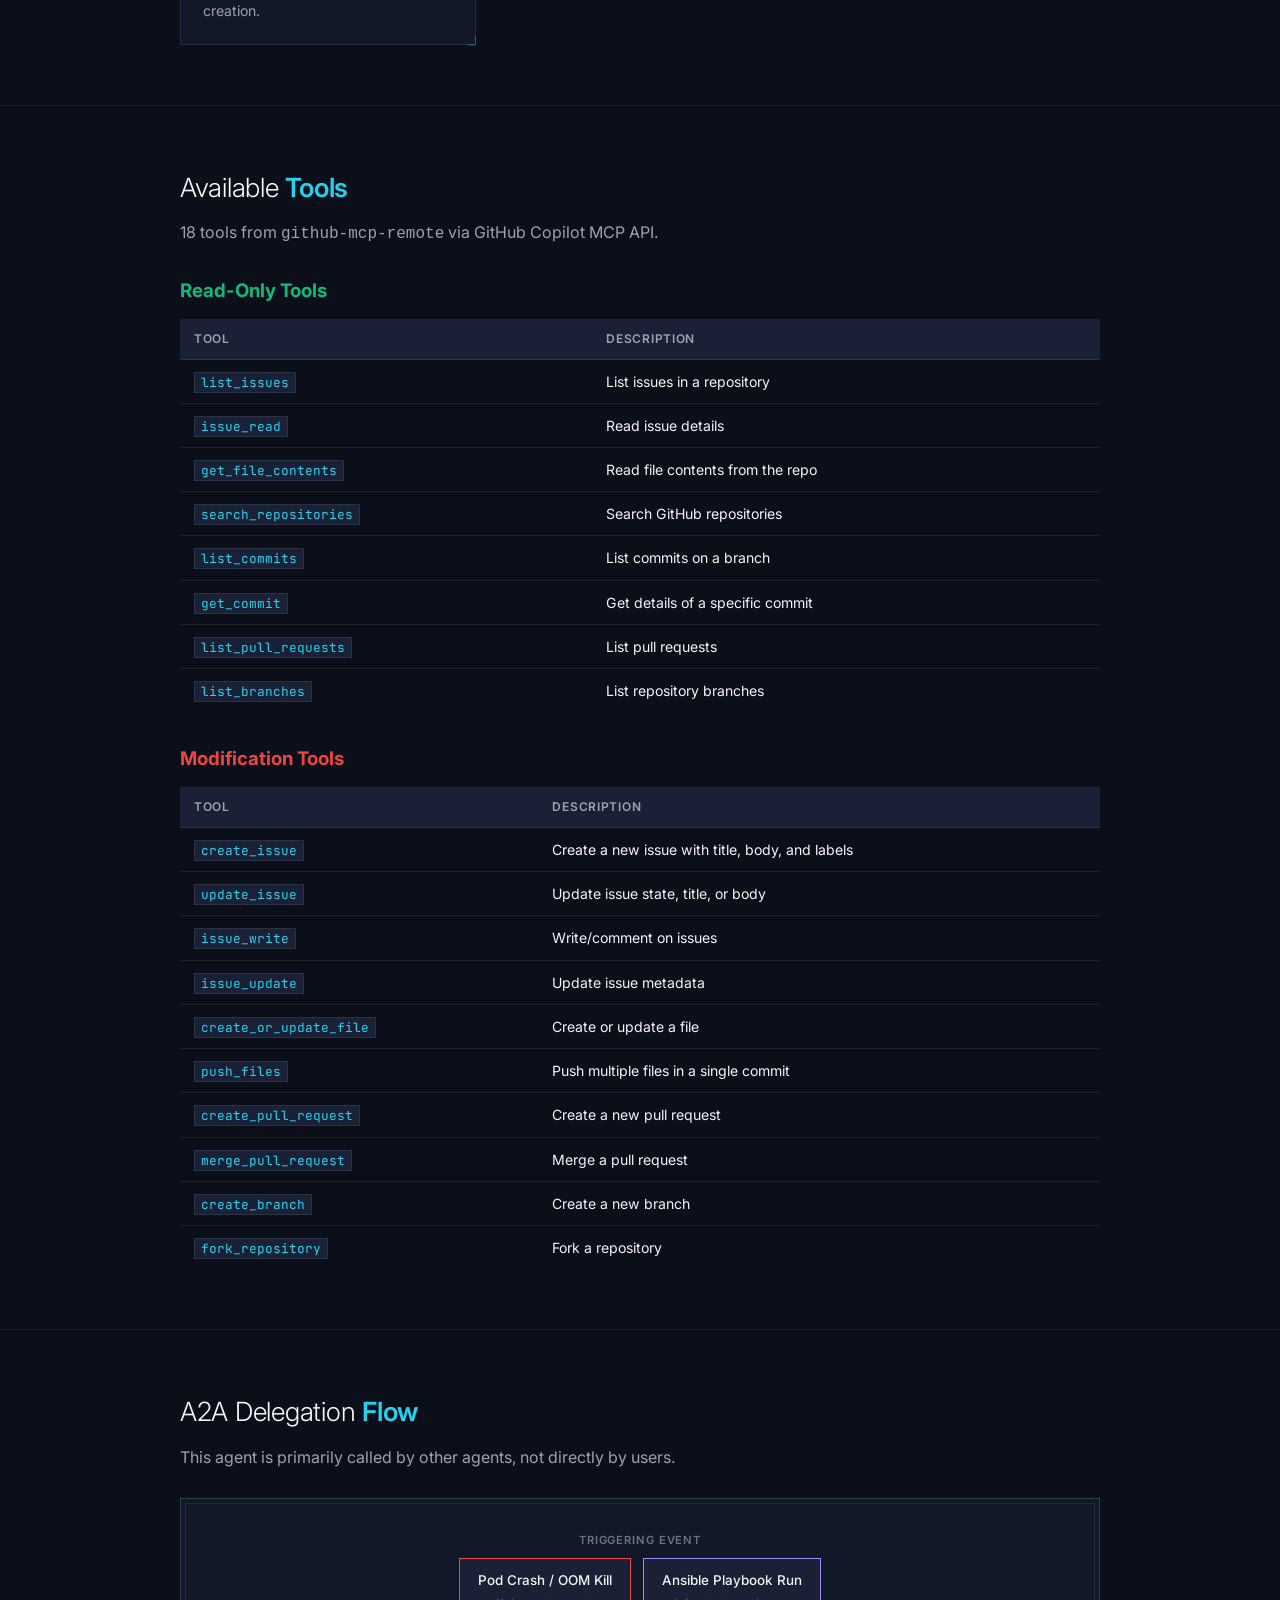
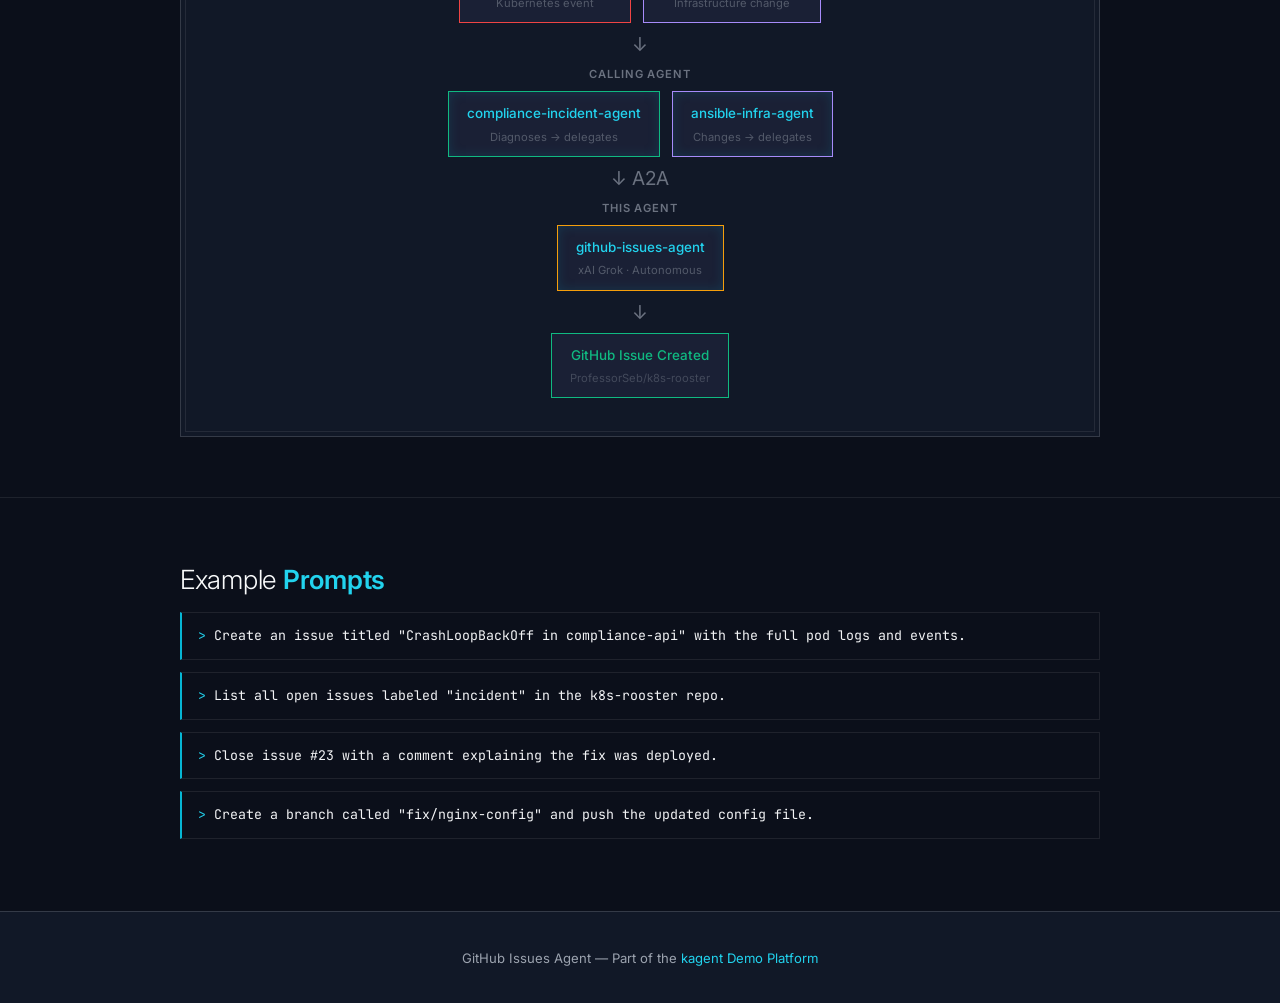
<file: docs/github-issues-agent.html>
<!DOCTYPE html>
<html lang="en">
<head>
  <meta charset="UTF-8">
  <meta name="viewport" content="width=device-width, initial-scale=1.0">
  <title>GitHub Issues Agent — Documentation</title>
  <link rel="stylesheet" href="paper-theme.css">
</head>
<body>

  <!-- Nav -->
  <nav class="nav">
    <div class="nav-title"><span>kagent</span> Demo Platform</div>
    <div class="nav-links">
      <a href="index.html">Home</a>
      <a href="architecture.html">bank-platform-agent</a>
      <a href="k8s-agent.html">k8s-agent</a>
      <a href="istio-agent.html">Istio</a>
      <a href="f5-bigip-agent.html">F5 BIG-IP</a>
      <a href="fortigate-agent.html">FortiGate</a>
      <a href="vault-agent.html">Vault</a>
      <a href="cilium-crd-agent.html">Cilium</a>
      <a href="slackbot-agent.html">Slack Bot</a>
      <a href="github-pr-agent.html">GitHub PR</a>
      <a href="kgateway-agent.html">kgateway</a>
      <a href="github-issues-agent.html" class="active">GitHub Issues</a>
    </div>
  </nav>

  <!-- Hero -->
  <div class="hero">
    <div class="hero-badge">xAI Grok &middot; 18 Tools &middot; Autonomous</div>
    <h1><span>GitHub Issues</span> Agent</h1>
    <p>Repository management agent &mdash; creates issues, manages files, handles pull requests, and tracks incidents. Called autonomously by other agents for incident tracking.</p>
  </div>

  <!-- Overview -->
  <section>
    <div class="container">
      <h2>Agent <span>Overview</span></h2>

      <div class="ps-grid">
        <div class="ps-card" style="border-left: 3px solid var(--yellow);">
          <h3>Identity</h3>
          <table class="flow-table" style="margin: 0;">
            <tbody>
              <tr><td><strong>Name</strong></td><td><code>github-issues-agent</code></td></tr>
              <tr><td><strong>Namespace</strong></td><td><code>kagent</code></td></tr>
              <tr><td><strong>Model</strong></td><td>xAI Grok (<code>xai-grok-config</code>)</td></tr>
              <tr><td><strong>Type</strong></td><td>Declarative</td></tr>
              <tr><td><strong>Tool Server</strong></td><td><code>github-mcp-remote</code> (18 tools)</td></tr>
              <tr><td><strong>Default Repo</strong></td><td><code>ProfessorSeb/k8s-rooster</code></td></tr>
            </tbody>
          </table>
        </div>
        <div class="ps-card" style="border-left: 3px solid var(--green);">
          <h3>A2A Skills</h3>
          <ul>
            <li><strong>Manage GitHub Repository</strong> &mdash; files, issues, and pull requests</li>
          </ul>
          <h3 style="margin-top: 16px;">Called By</h3>
          <ul>
            <li><code>compliance-incident-agent</code> &mdash; creates issues for pod crashes and OOM kills</li>
            <li><code>ansible-infra-agent</code> &mdash; creates issues and PRs for infrastructure changes</li>
          </ul>
          <h3 style="margin-top: 16px;">Tags</h3>
          <div style="display: flex; gap: 8px; flex-wrap: wrap;">
            <span class="tag tag-yellow">github</span>
            <span class="tag tag-yellow">repository</span>
            <span class="tag tag-green">code</span>
          </div>
        </div>
      </div>
    </div>
  </section>

  <!-- Core Capabilities -->
  <section>
    <div class="container">
      <h2>Core <span>Capabilities</span></h2>

      <div class="features">
        <div class="feature">
          <div class="feature-icon" style="background: rgba(245, 158, 11, 0.12); color: var(--yellow);">&#x1f4cb;</div>
          <h3>Issue Management</h3>
          <p>Create issues with full markdown bodies, labels, and metadata. List, search, update, and close issues. Preserves complete content from calling agents.</p>
        </div>
        <div class="feature">
          <div class="feature-icon" style="background: rgba(99, 102, 241, 0.12); color: var(--accent-light);">&#x1f4c1;</div>
          <h3>File Operations</h3>
          <p>Read file contents, create or update files, push multi-file changes. Navigate repository directory structure.</p>
        </div>
        <div class="feature">
          <div class="feature-icon" style="background: rgba(16, 185, 129, 0.12); color: var(--green);">&#x1f500;</div>
          <h3>Pull Request Operations</h3>
          <p>Create PRs, list and search PRs, merge pull requests. Create branches for feature work.</p>
        </div>
        <div class="feature">
          <div class="feature-icon" style="background: rgba(239, 68, 68, 0.12); color: var(--red);">&#x26a1;</div>
          <h3>Autonomous Execution</h3>
          <p>Designed to be called by other agents without confirmation. Executes tool calls immediately &mdash; no human approval gate for issue creation.</p>
        </div>
      </div>
    </div>
  </section>

  <!-- Tools -->
  <section>
    <div class="container">
      <h2>Available <span>Tools</span></h2>
      <p>18 tools from <code>github-mcp-remote</code> via GitHub Copilot MCP API.</p>

      <h3 style="margin-top: 24px; color: var(--green);">Read-Only Tools</h3>
      <table class="flow-table" style="margin-top: 12px;">
        <thead>
          <tr><th>Tool</th><th>Description</th></tr>
        </thead>
        <tbody>
          <tr><td><code>list_issues</code></td><td>List issues in a repository</td></tr>
          <tr><td><code>issue_read</code></td><td>Read issue details</td></tr>
          <tr><td><code>get_file_contents</code></td><td>Read file contents from the repo</td></tr>
          <tr><td><code>search_repositories</code></td><td>Search GitHub repositories</td></tr>
          <tr><td><code>list_commits</code></td><td>List commits on a branch</td></tr>
          <tr><td><code>get_commit</code></td><td>Get details of a specific commit</td></tr>
          <tr><td><code>list_pull_requests</code></td><td>List pull requests</td></tr>
          <tr><td><code>list_branches</code></td><td>List repository branches</td></tr>
        </tbody>
      </table>

      <h3 style="margin-top: 32px; color: var(--red);">Modification Tools</h3>
      <table class="flow-table" style="margin-top: 12px;">
        <thead>
          <tr><th>Tool</th><th>Description</th></tr>
        </thead>
        <tbody>
          <tr><td><code>create_issue</code></td><td>Create a new issue with title, body, and labels</td></tr>
          <tr><td><code>update_issue</code></td><td>Update issue state, title, or body</td></tr>
          <tr><td><code>issue_write</code></td><td>Write/comment on issues</td></tr>
          <tr><td><code>issue_update</code></td><td>Update issue metadata</td></tr>
          <tr><td><code>create_or_update_file</code></td><td>Create or update a file</td></tr>
          <tr><td><code>push_files</code></td><td>Push multiple files in a single commit</td></tr>
          <tr><td><code>create_pull_request</code></td><td>Create a new pull request</td></tr>
          <tr><td><code>merge_pull_request</code></td><td>Merge a pull request</td></tr>
          <tr><td><code>create_branch</code></td><td>Create a new branch</td></tr>
          <tr><td><code>fork_repository</code></td><td>Fork a repository</td></tr>
        </tbody>
      </table>
    </div>
  </section>

  <!-- A2A Delegation Flow -->
  <section>
    <div class="container">
      <h2>A2A Delegation <span>Flow</span></h2>
      <p>This agent is primarily called by other agents, not directly by users.</p>

      <div class="arch-diagram">
        <div class="arch-label">Triggering Event</div>
        <div class="arch-row">
          <div class="arch-box" style="border-color: var(--red);">Pod Crash / OOM Kill<br><span style="font-size:0.7rem;opacity:0.7;">Kubernetes event</span></div>
          <div class="arch-box" style="border-color: #a78bfa;">Ansible Playbook Run<br><span style="font-size:0.7rem;opacity:0.7;">Infrastructure change</span></div>
        </div>
        <div class="arch-arrow">&darr;</div>
        <div class="arch-label">Calling Agent</div>
        <div class="arch-row">
          <div class="arch-box accent" style="border-color: var(--green);">compliance-incident-agent<br><span style="font-size:0.7rem;opacity:0.7;">Diagnoses &rarr; delegates</span></div>
          <div class="arch-box accent" style="border-color: #a78bfa;">ansible-infra-agent<br><span style="font-size:0.7rem;opacity:0.7;">Changes &rarr; delegates</span></div>
        </div>
        <div class="arch-arrow">&darr; A2A</div>
        <div class="arch-label">This Agent</div>
        <div class="arch-row">
          <div class="arch-box accent" style="border-color: var(--yellow);">github-issues-agent<br><span style="font-size:0.7rem;opacity:0.7;">xAI Grok &middot; Autonomous</span></div>
        </div>
        <div class="arch-arrow">&darr;</div>
        <div class="arch-row">
          <div class="arch-box green">GitHub Issue Created<br><span style="font-size:0.7rem;opacity:0.5;">ProfessorSeb/k8s-rooster</span></div>
        </div>
      </div>
    </div>
  </section>

  <!-- Example Prompts -->
  <section>
    <div class="container">
      <h2>Example <span>Prompts</span></h2>

      <div class="code-block" style="margin-bottom: 12px;">
        <span class="prompt">&gt;</span> <span class="cmd">Create an issue titled "CrashLoopBackOff in compliance-api" with the full pod logs and events.</span>
      </div>
      <div class="code-block" style="margin-bottom: 12px;">
        <span class="prompt">&gt;</span> <span class="cmd">List all open issues labeled "incident" in the k8s-rooster repo.</span>
      </div>
      <div class="code-block" style="margin-bottom: 12px;">
        <span class="prompt">&gt;</span> <span class="cmd">Close issue #23 with a comment explaining the fix was deployed.</span>
      </div>
      <div class="code-block" style="margin-bottom: 12px;">
        <span class="prompt">&gt;</span> <span class="cmd">Create a branch called "fix/nginx-config" and push the updated config file.</span>
      </div>
    </div>
  </section>

  <footer>
    <p>GitHub Issues Agent &mdash; Part of the <a href="index.html">kagent Demo Platform</a></p>
  </footer>

</body>
</html>
</file>
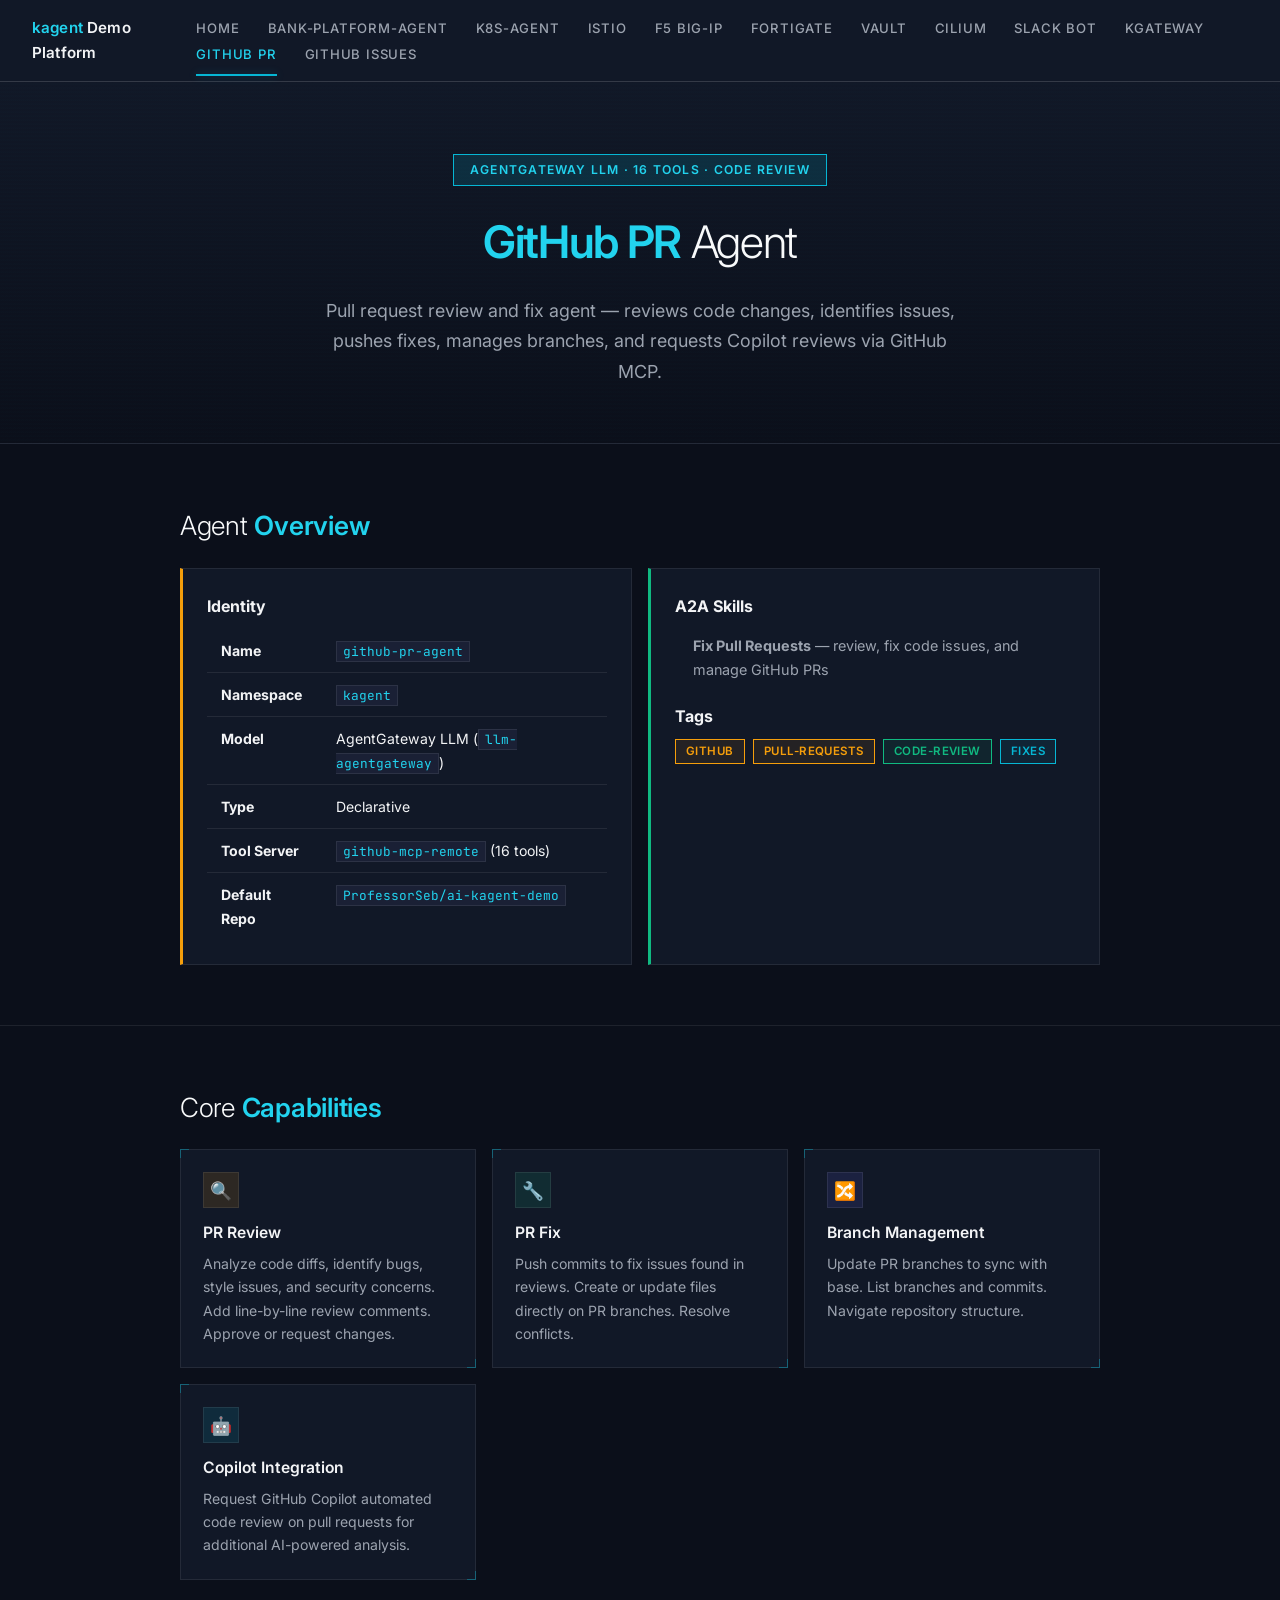
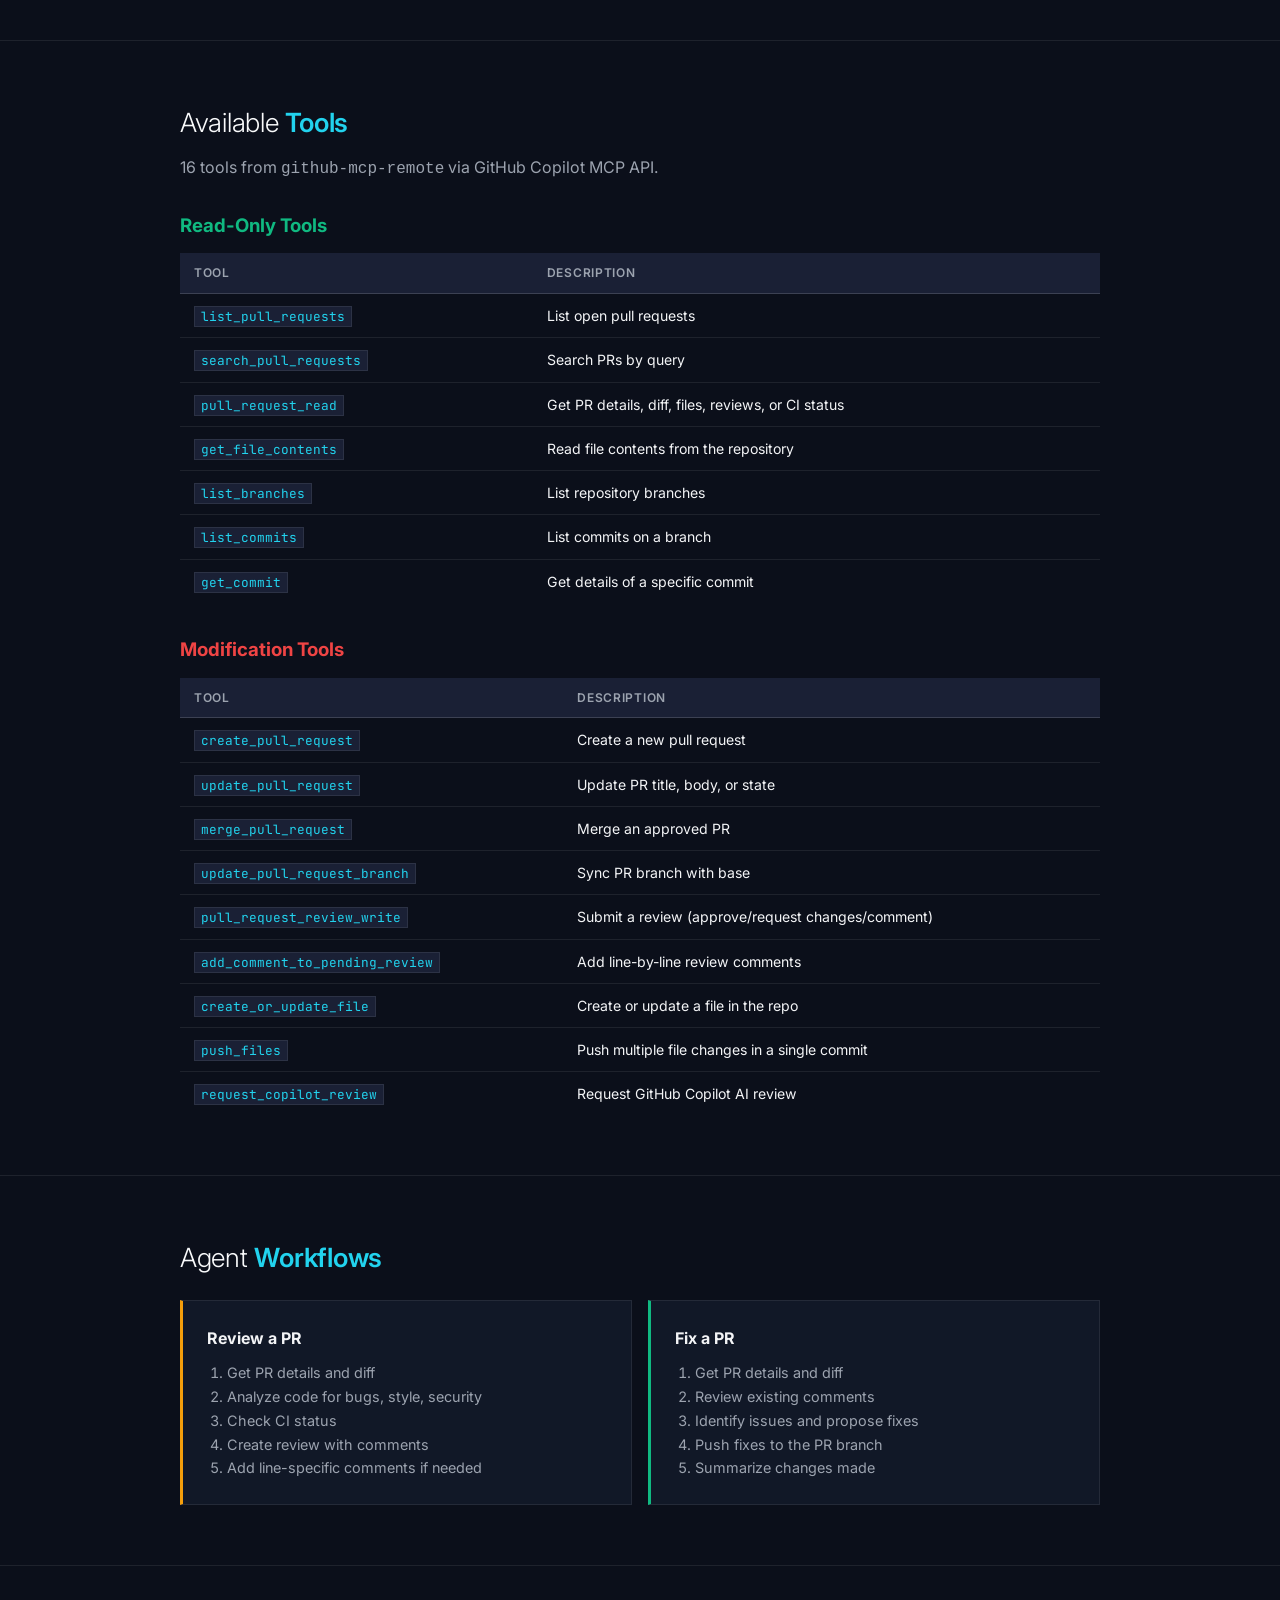
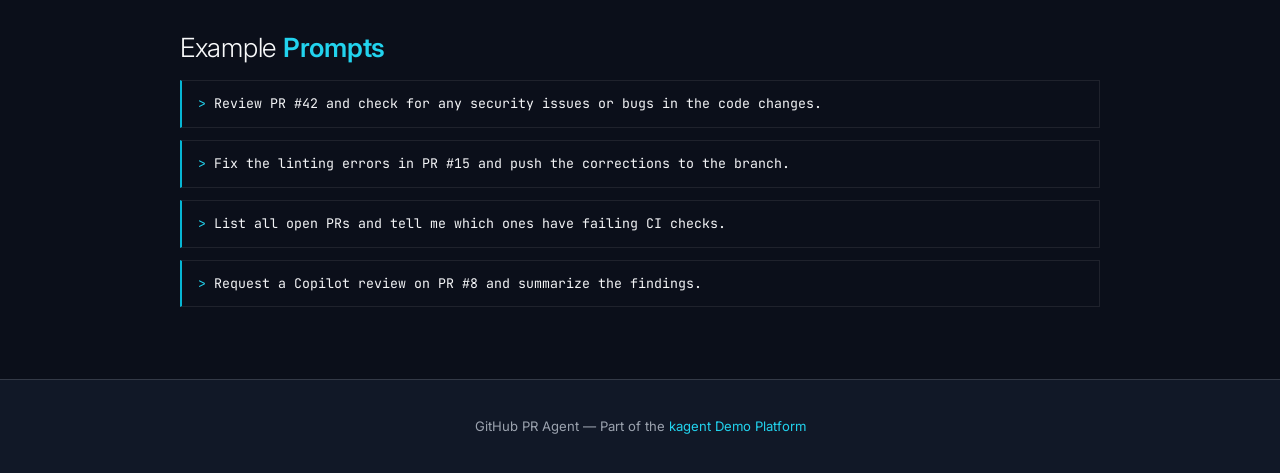
<file: docs/github-pr-agent.html>
<!DOCTYPE html>
<html lang="en">
<head>
  <meta charset="UTF-8">
  <meta name="viewport" content="width=device-width, initial-scale=1.0">
  <title>GitHub PR Agent — Documentation</title>
  <link rel="stylesheet" href="paper-theme.css">
</head>
<body>

  <!-- Nav -->
  <nav class="nav">
    <div class="nav-title"><span>kagent</span> Demo Platform</div>
    <div class="nav-links">
      <a href="index.html">Home</a>
      <a href="architecture.html">bank-platform-agent</a>
      <a href="k8s-agent.html">k8s-agent</a>
      <a href="istio-agent.html">Istio</a>
      <a href="f5-bigip-agent.html">F5 BIG-IP</a>
      <a href="fortigate-agent.html">FortiGate</a>
      <a href="vault-agent.html">Vault</a>
      <a href="cilium-crd-agent.html">Cilium</a>
      <a href="slackbot-agent.html">Slack Bot</a>
      <a href="kgateway-agent.html">kgateway</a>
      <a href="github-pr-agent.html" class="active">GitHub PR</a>
      <a href="github-issues-agent.html">GitHub Issues</a>
    </div>
  </nav>

  <!-- Hero -->
  <div class="hero">
    <div class="hero-badge">AgentGateway LLM &middot; 16 Tools &middot; Code Review</div>
    <h1><span>GitHub PR</span> Agent</h1>
    <p>Pull request review and fix agent &mdash; reviews code changes, identifies issues, pushes fixes, manages branches, and requests Copilot reviews via GitHub MCP.</p>
  </div>

  <!-- Overview -->
  <section>
    <div class="container">
      <h2>Agent <span>Overview</span></h2>

      <div class="ps-grid">
        <div class="ps-card" style="border-left: 3px solid var(--yellow);">
          <h3>Identity</h3>
          <table class="flow-table" style="margin: 0;">
            <tbody>
              <tr><td><strong>Name</strong></td><td><code>github-pr-agent</code></td></tr>
              <tr><td><strong>Namespace</strong></td><td><code>kagent</code></td></tr>
              <tr><td><strong>Model</strong></td><td>AgentGateway LLM (<code>llm-agentgateway</code>)</td></tr>
              <tr><td><strong>Type</strong></td><td>Declarative</td></tr>
              <tr><td><strong>Tool Server</strong></td><td><code>github-mcp-remote</code> (16 tools)</td></tr>
              <tr><td><strong>Default Repo</strong></td><td><code>ProfessorSeb/ai-kagent-demo</code></td></tr>
            </tbody>
          </table>
        </div>
        <div class="ps-card" style="border-left: 3px solid var(--green);">
          <h3>A2A Skills</h3>
          <ul>
            <li><strong>Fix Pull Requests</strong> &mdash; review, fix code issues, and manage GitHub PRs</li>
          </ul>
          <h3 style="margin-top: 16px;">Tags</h3>
          <div style="display: flex; gap: 8px; flex-wrap: wrap;">
            <span class="tag tag-yellow">github</span>
            <span class="tag tag-yellow">pull-requests</span>
            <span class="tag tag-green">code-review</span>
            <span class="tag tag-cyan">fixes</span>
          </div>
        </div>
      </div>
    </div>
  </section>

  <!-- Core Capabilities -->
  <section>
    <div class="container">
      <h2>Core <span>Capabilities</span></h2>

      <div class="features">
        <div class="feature">
          <div class="feature-icon" style="background: rgba(245, 158, 11, 0.12); color: var(--yellow);">&#x1f50d;</div>
          <h3>PR Review</h3>
          <p>Analyze code diffs, identify bugs, style issues, and security concerns. Add line-by-line review comments. Approve or request changes.</p>
        </div>
        <div class="feature">
          <div class="feature-icon" style="background: rgba(16, 185, 129, 0.12); color: var(--green);">&#x1f527;</div>
          <h3>PR Fix</h3>
          <p>Push commits to fix issues found in reviews. Create or update files directly on PR branches. Resolve conflicts.</p>
        </div>
        <div class="feature">
          <div class="feature-icon" style="background: rgba(99, 102, 241, 0.12); color: var(--accent-light);">&#x1f500;</div>
          <h3>Branch Management</h3>
          <p>Update PR branches to sync with base. List branches and commits. Navigate repository structure.</p>
        </div>
        <div class="feature">
          <div class="feature-icon" style="background: rgba(6, 182, 212, 0.12); color: var(--cyan);">&#x1f916;</div>
          <h3>Copilot Integration</h3>
          <p>Request GitHub Copilot automated code review on pull requests for additional AI-powered analysis.</p>
        </div>
      </div>
    </div>
  </section>

  <!-- Tools -->
  <section>
    <div class="container">
      <h2>Available <span>Tools</span></h2>
      <p>16 tools from <code>github-mcp-remote</code> via GitHub Copilot MCP API.</p>

      <h3 style="margin-top: 24px; color: var(--green);">Read-Only Tools</h3>
      <table class="flow-table" style="margin-top: 12px;">
        <thead>
          <tr><th>Tool</th><th>Description</th></tr>
        </thead>
        <tbody>
          <tr><td><code>list_pull_requests</code></td><td>List open pull requests</td></tr>
          <tr><td><code>search_pull_requests</code></td><td>Search PRs by query</td></tr>
          <tr><td><code>pull_request_read</code></td><td>Get PR details, diff, files, reviews, or CI status</td></tr>
          <tr><td><code>get_file_contents</code></td><td>Read file contents from the repository</td></tr>
          <tr><td><code>list_branches</code></td><td>List repository branches</td></tr>
          <tr><td><code>list_commits</code></td><td>List commits on a branch</td></tr>
          <tr><td><code>get_commit</code></td><td>Get details of a specific commit</td></tr>
        </tbody>
      </table>

      <h3 style="margin-top: 32px; color: var(--red);">Modification Tools</h3>
      <table class="flow-table" style="margin-top: 12px;">
        <thead>
          <tr><th>Tool</th><th>Description</th></tr>
        </thead>
        <tbody>
          <tr><td><code>create_pull_request</code></td><td>Create a new pull request</td></tr>
          <tr><td><code>update_pull_request</code></td><td>Update PR title, body, or state</td></tr>
          <tr><td><code>merge_pull_request</code></td><td>Merge an approved PR</td></tr>
          <tr><td><code>update_pull_request_branch</code></td><td>Sync PR branch with base</td></tr>
          <tr><td><code>pull_request_review_write</code></td><td>Submit a review (approve/request changes/comment)</td></tr>
          <tr><td><code>add_comment_to_pending_review</code></td><td>Add line-by-line review comments</td></tr>
          <tr><td><code>create_or_update_file</code></td><td>Create or update a file in the repo</td></tr>
          <tr><td><code>push_files</code></td><td>Push multiple file changes in a single commit</td></tr>
          <tr><td><code>request_copilot_review</code></td><td>Request GitHub Copilot AI review</td></tr>
        </tbody>
      </table>
    </div>
  </section>

  <!-- Workflows -->
  <section>
    <div class="container">
      <h2>Agent <span>Workflows</span></h2>

      <div class="ps-grid">
        <div class="ps-card" style="border-left: 3px solid var(--yellow);">
          <h3>Review a PR</h3>
          <ol style="margin: 0; padding-left: 20px; font-size: 0.88rem;">
            <li>Get PR details and diff</li>
            <li>Analyze code for bugs, style, security</li>
            <li>Check CI status</li>
            <li>Create review with comments</li>
            <li>Add line-specific comments if needed</li>
          </ol>
        </div>
        <div class="ps-card" style="border-left: 3px solid var(--green);">
          <h3>Fix a PR</h3>
          <ol style="margin: 0; padding-left: 20px; font-size: 0.88rem;">
            <li>Get PR details and diff</li>
            <li>Review existing comments</li>
            <li>Identify issues and propose fixes</li>
            <li>Push fixes to the PR branch</li>
            <li>Summarize changes made</li>
          </ol>
        </div>
      </div>
    </div>
  </section>

  <!-- Example Prompts -->
  <section>
    <div class="container">
      <h2>Example <span>Prompts</span></h2>

      <div class="code-block" style="margin-bottom: 12px;">
        <span class="prompt">&gt;</span> <span class="cmd">Review PR #42 and check for any security issues or bugs in the code changes.</span>
      </div>
      <div class="code-block" style="margin-bottom: 12px;">
        <span class="prompt">&gt;</span> <span class="cmd">Fix the linting errors in PR #15 and push the corrections to the branch.</span>
      </div>
      <div class="code-block" style="margin-bottom: 12px;">
        <span class="prompt">&gt;</span> <span class="cmd">List all open PRs and tell me which ones have failing CI checks.</span>
      </div>
      <div class="code-block" style="margin-bottom: 12px;">
        <span class="prompt">&gt;</span> <span class="cmd">Request a Copilot review on PR #8 and summarize the findings.</span>
      </div>
    </div>
  </section>

  <footer>
    <p>GitHub PR Agent &mdash; Part of the <a href="index.html">kagent Demo Platform</a></p>
  </footer>

</body>
</html>
</file>
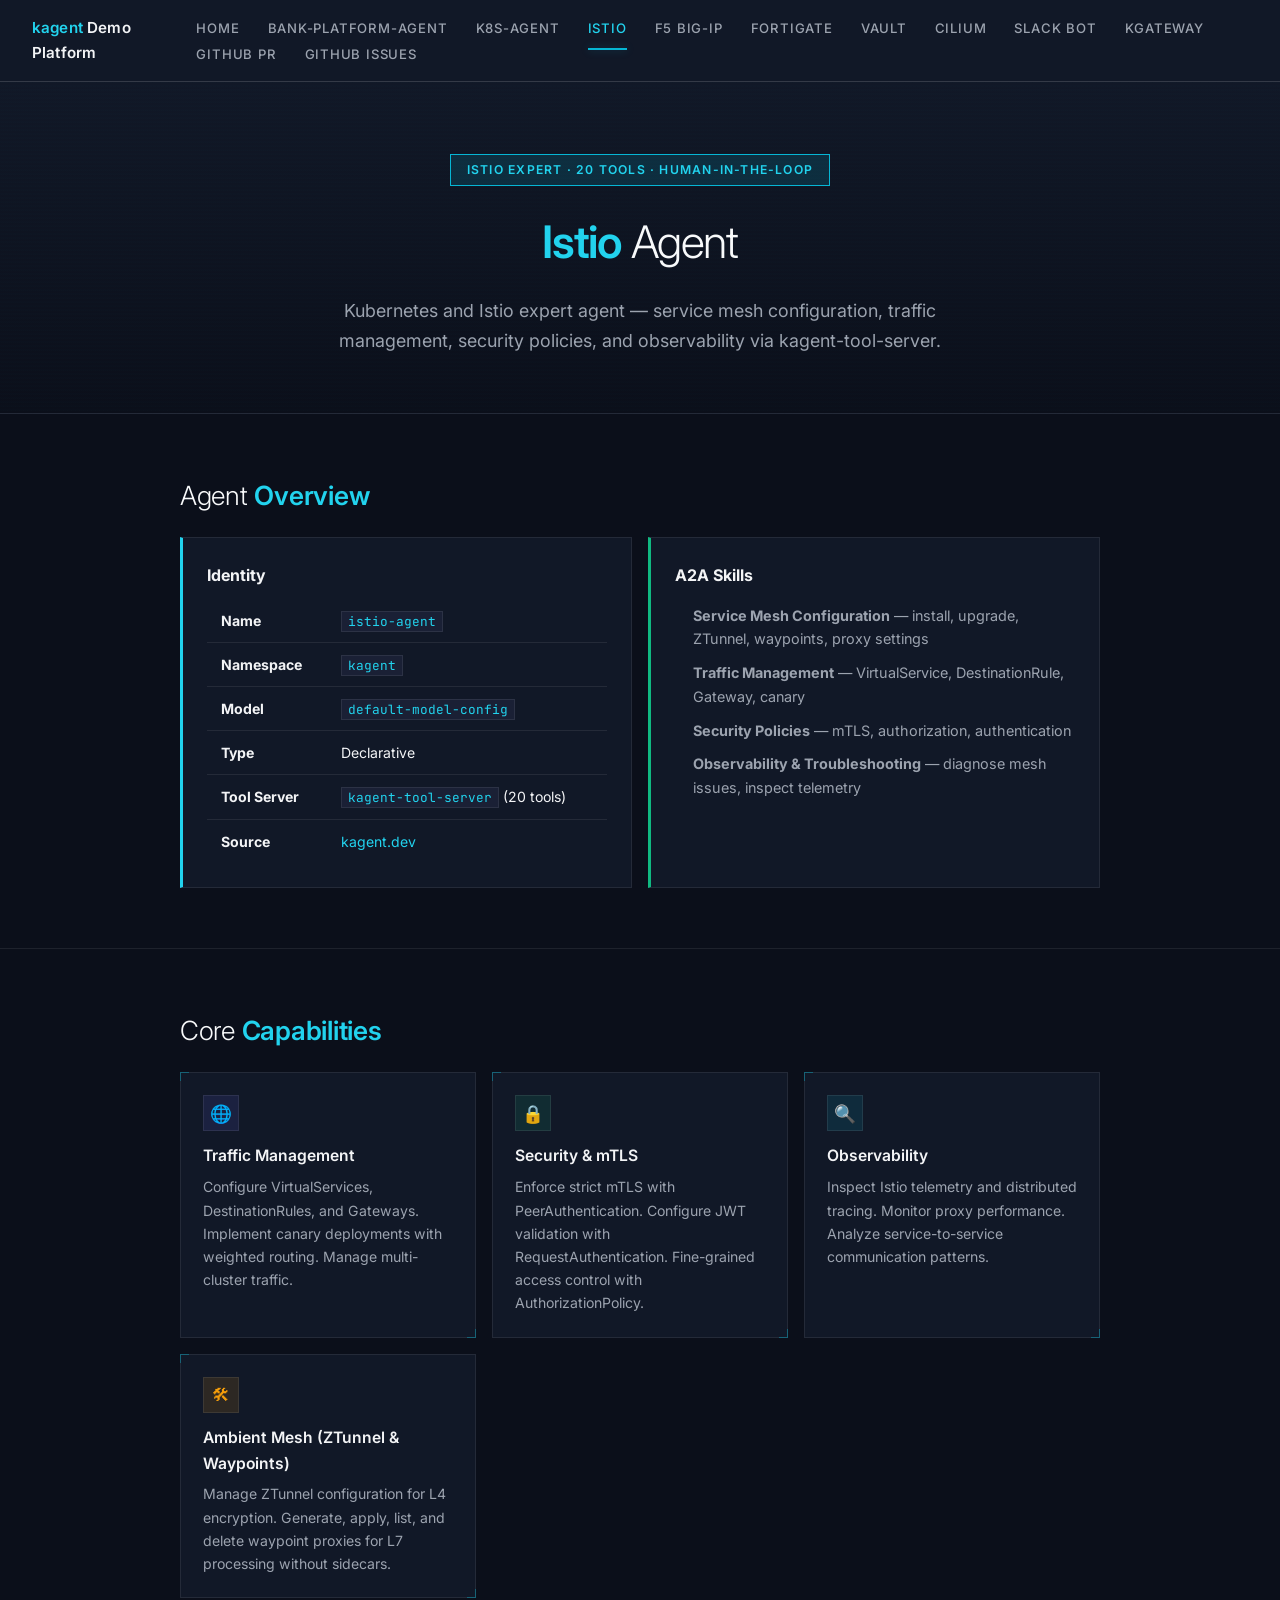
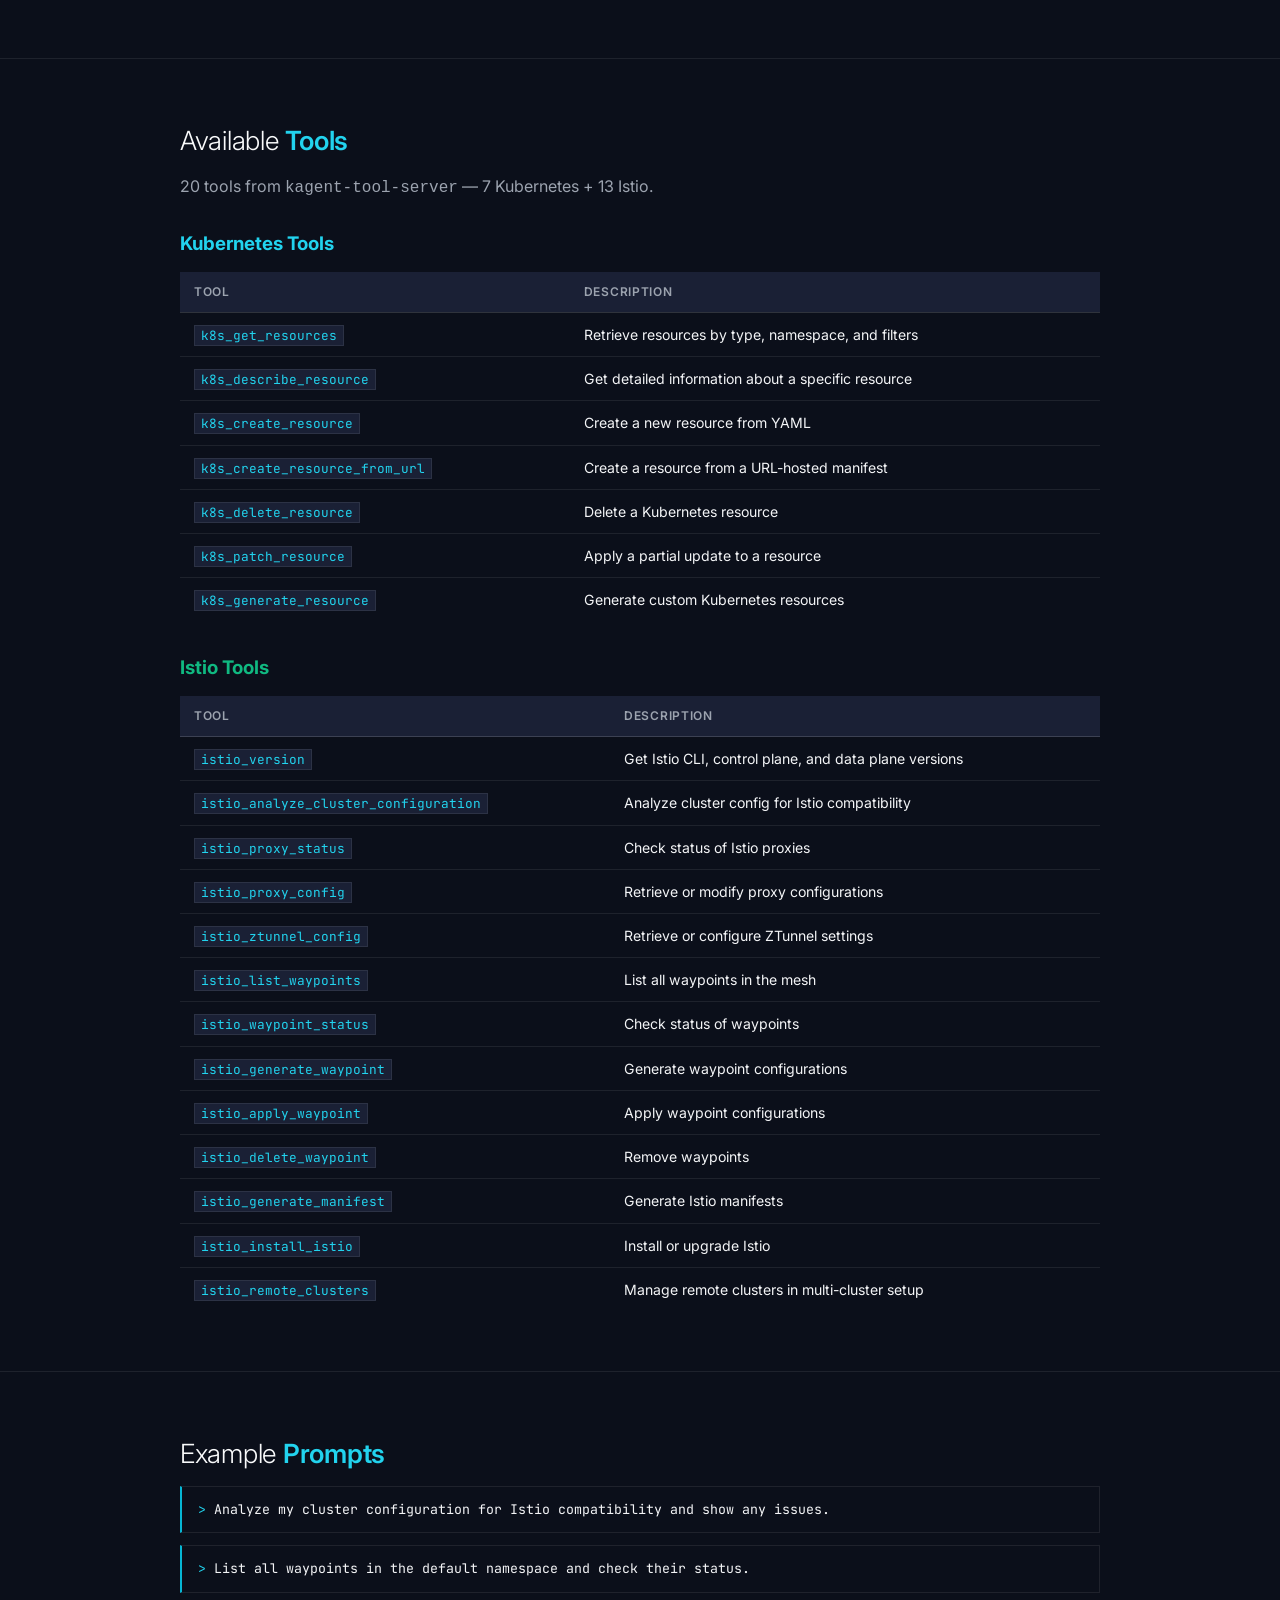
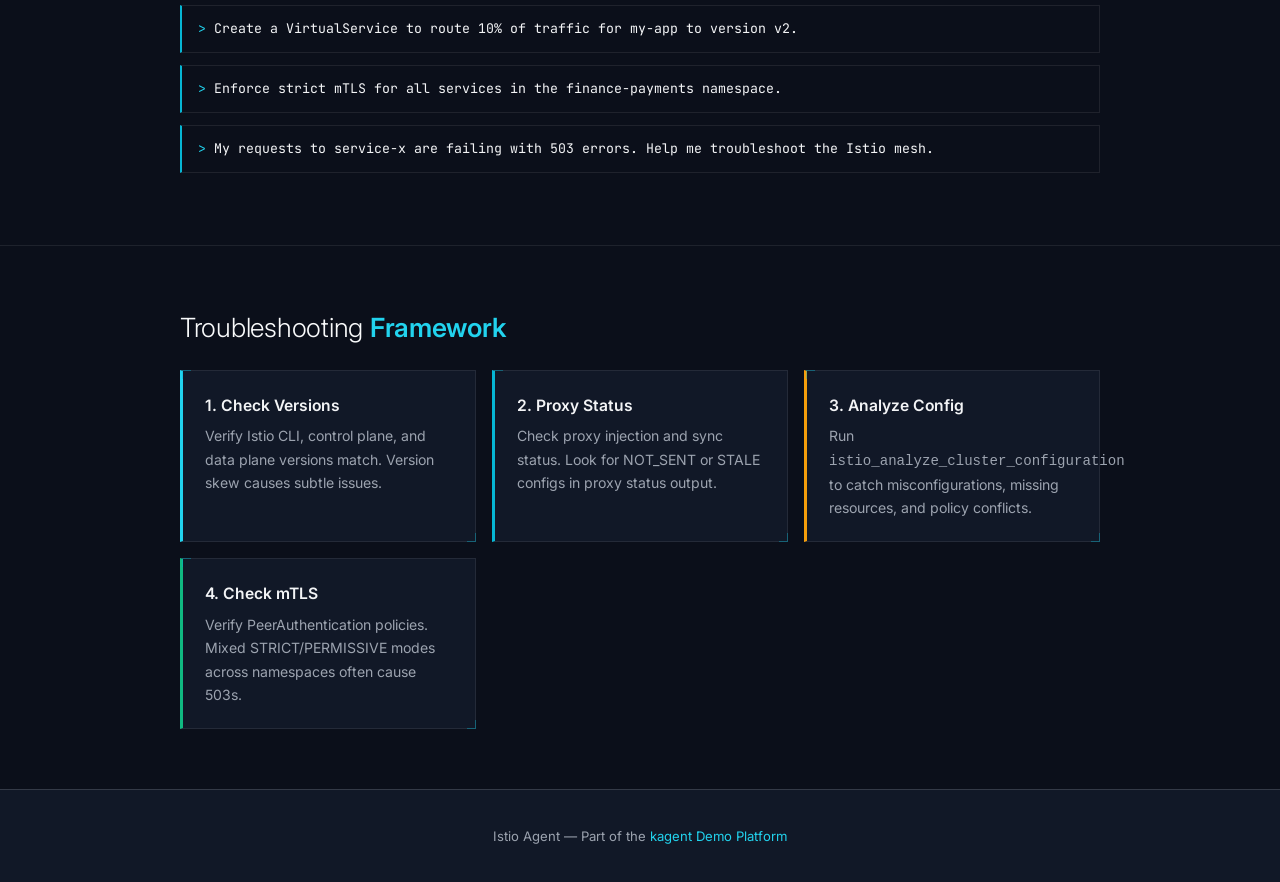
<file: docs/istio-agent.html>
<!DOCTYPE html>
<html lang="en">
<head>
  <meta charset="UTF-8">
  <meta name="viewport" content="width=device-width, initial-scale=1.0">
  <title>Istio Agent — Documentation</title>
  <link rel="stylesheet" href="paper-theme.css">
</head>
<body>

  <!-- Nav -->
  <nav class="nav">
    <div class="nav-title"><span>kagent</span> Demo Platform</div>
    <div class="nav-links">
      <a href="index.html">Home</a>
      <a href="architecture.html">bank-platform-agent</a>
      <a href="k8s-agent.html">k8s-agent</a>
      <a href="istio-agent.html" class="active">Istio</a>
      <a href="f5-bigip-agent.html">F5 BIG-IP</a>
      <a href="fortigate-agent.html">FortiGate</a>
      <a href="vault-agent.html">Vault</a>
      <a href="cilium-crd-agent.html">Cilium</a>
      <a href="slackbot-agent.html">Slack Bot</a>
      <a href="kgateway-agent.html">kgateway</a>
      <a href="github-pr-agent.html">GitHub PR</a>
      <a href="github-issues-agent.html">GitHub Issues</a>
    </div>
  </nav>

  <!-- Hero -->
  <div class="hero">
    <div class="hero-badge">Istio Expert &middot; 20 Tools &middot; Human-in-the-Loop</div>
    <h1><span>Istio</span> Agent</h1>
    <p>Kubernetes and Istio expert agent &mdash; service mesh configuration, traffic management, security policies, and observability via kagent-tool-server.</p>
  </div>

  <!-- Overview -->
  <section>
    <div class="container">
      <h2>Agent <span>Overview</span></h2>

      <div class="ps-grid">
        <div class="ps-card" style="border-left: 3px solid var(--accent-light);">
          <h3>Identity</h3>
          <table class="flow-table" style="margin: 0;">
            <tbody>
              <tr><td><strong>Name</strong></td><td><code>istio-agent</code></td></tr>
              <tr><td><strong>Namespace</strong></td><td><code>kagent</code></td></tr>
              <tr><td><strong>Model</strong></td><td><code>default-model-config</code></td></tr>
              <tr><td><strong>Type</strong></td><td>Declarative</td></tr>
              <tr><td><strong>Tool Server</strong></td><td><code>kagent-tool-server</code> (20 tools)</td></tr>
              <tr><td><strong>Source</strong></td><td><a href="https://kagent.dev/agents/istio-agent" style="color: var(--accent-light);">kagent.dev</a></td></tr>
            </tbody>
          </table>
        </div>
        <div class="ps-card" style="border-left: 3px solid var(--green);">
          <h3>A2A Skills</h3>
          <ul>
            <li><strong>Service Mesh Configuration</strong> &mdash; install, upgrade, ZTunnel, waypoints, proxy settings</li>
            <li><strong>Traffic Management</strong> &mdash; VirtualService, DestinationRule, Gateway, canary</li>
            <li><strong>Security Policies</strong> &mdash; mTLS, authorization, authentication</li>
            <li><strong>Observability &amp; Troubleshooting</strong> &mdash; diagnose mesh issues, inspect telemetry</li>
          </ul>
        </div>
      </div>
    </div>
  </section>

  <!-- Core Capabilities -->
  <section>
    <div class="container">
      <h2>Core <span>Capabilities</span></h2>

      <div class="features">
        <div class="feature">
          <div class="feature-icon" style="background: rgba(99, 102, 241, 0.12); color: var(--accent-light);">&#x1f310;</div>
          <h3>Traffic Management</h3>
          <p>Configure VirtualServices, DestinationRules, and Gateways. Implement canary deployments with weighted routing. Manage multi-cluster traffic.</p>
        </div>
        <div class="feature">
          <div class="feature-icon" style="background: rgba(16, 185, 129, 0.12); color: var(--green);">&#x1f512;</div>
          <h3>Security &amp; mTLS</h3>
          <p>Enforce strict mTLS with PeerAuthentication. Configure JWT validation with RequestAuthentication. Fine-grained access control with AuthorizationPolicy.</p>
        </div>
        <div class="feature">
          <div class="feature-icon" style="background: rgba(6, 182, 212, 0.12); color: var(--cyan);">&#x1f50d;</div>
          <h3>Observability</h3>
          <p>Inspect Istio telemetry and distributed tracing. Monitor proxy performance. Analyze service-to-service communication patterns.</p>
        </div>
        <div class="feature">
          <div class="feature-icon" style="background: rgba(245, 158, 11, 0.12); color: var(--yellow);">&#x1f6e0;</div>
          <h3>Ambient Mesh (ZTunnel &amp; Waypoints)</h3>
          <p>Manage ZTunnel configuration for L4 encryption. Generate, apply, list, and delete waypoint proxies for L7 processing without sidecars.</p>
        </div>
      </div>
    </div>
  </section>

  <!-- Tools -->
  <section>
    <div class="container">
      <h2>Available <span>Tools</span></h2>
      <p>20 tools from <code>kagent-tool-server</code> &mdash; 7 Kubernetes + 13 Istio.</p>

      <h3 style="margin-top: 24px; color: var(--accent-light);">Kubernetes Tools</h3>
      <table class="flow-table" style="margin-top: 12px;">
        <thead>
          <tr><th>Tool</th><th>Description</th></tr>
        </thead>
        <tbody>
          <tr><td><code>k8s_get_resources</code></td><td>Retrieve resources by type, namespace, and filters</td></tr>
          <tr><td><code>k8s_describe_resource</code></td><td>Get detailed information about a specific resource</td></tr>
          <tr><td><code>k8s_create_resource</code></td><td>Create a new resource from YAML</td></tr>
          <tr><td><code>k8s_create_resource_from_url</code></td><td>Create a resource from a URL-hosted manifest</td></tr>
          <tr><td><code>k8s_delete_resource</code></td><td>Delete a Kubernetes resource</td></tr>
          <tr><td><code>k8s_patch_resource</code></td><td>Apply a partial update to a resource</td></tr>
          <tr><td><code>k8s_generate_resource</code></td><td>Generate custom Kubernetes resources</td></tr>
        </tbody>
      </table>

      <h3 style="margin-top: 32px; color: var(--green);">Istio Tools</h3>
      <table class="flow-table" style="margin-top: 12px;">
        <thead>
          <tr><th>Tool</th><th>Description</th></tr>
        </thead>
        <tbody>
          <tr><td><code>istio_version</code></td><td>Get Istio CLI, control plane, and data plane versions</td></tr>
          <tr><td><code>istio_analyze_cluster_configuration</code></td><td>Analyze cluster config for Istio compatibility</td></tr>
          <tr><td><code>istio_proxy_status</code></td><td>Check status of Istio proxies</td></tr>
          <tr><td><code>istio_proxy_config</code></td><td>Retrieve or modify proxy configurations</td></tr>
          <tr><td><code>istio_ztunnel_config</code></td><td>Retrieve or configure ZTunnel settings</td></tr>
          <tr><td><code>istio_list_waypoints</code></td><td>List all waypoints in the mesh</td></tr>
          <tr><td><code>istio_waypoint_status</code></td><td>Check status of waypoints</td></tr>
          <tr><td><code>istio_generate_waypoint</code></td><td>Generate waypoint configurations</td></tr>
          <tr><td><code>istio_apply_waypoint</code></td><td>Apply waypoint configurations</td></tr>
          <tr><td><code>istio_delete_waypoint</code></td><td>Remove waypoints</td></tr>
          <tr><td><code>istio_generate_manifest</code></td><td>Generate Istio manifests</td></tr>
          <tr><td><code>istio_install_istio</code></td><td>Install or upgrade Istio</td></tr>
          <tr><td><code>istio_remote_clusters</code></td><td>Manage remote clusters in multi-cluster setup</td></tr>
        </tbody>
      </table>
    </div>
  </section>

  <!-- Example Prompts -->
  <section>
    <div class="container">
      <h2>Example <span>Prompts</span></h2>

      <div class="code-block" style="margin-bottom: 12px;">
        <span class="prompt">&gt;</span> <span class="cmd">Analyze my cluster configuration for Istio compatibility and show any issues.</span>
      </div>
      <div class="code-block" style="margin-bottom: 12px;">
        <span class="prompt">&gt;</span> <span class="cmd">List all waypoints in the default namespace and check their status.</span>
      </div>
      <div class="code-block" style="margin-bottom: 12px;">
        <span class="prompt">&gt;</span> <span class="cmd">Create a VirtualService to route 10% of traffic for my-app to version v2.</span>
      </div>
      <div class="code-block" style="margin-bottom: 12px;">
        <span class="prompt">&gt;</span> <span class="cmd">Enforce strict mTLS for all services in the finance-payments namespace.</span>
      </div>
      <div class="code-block" style="margin-bottom: 12px;">
        <span class="prompt">&gt;</span> <span class="cmd">My requests to service-x are failing with 503 errors. Help me troubleshoot the Istio mesh.</span>
      </div>
    </div>
  </section>

  <!-- Troubleshooting -->
  <section>
    <div class="container">
      <h2>Troubleshooting <span>Framework</span></h2>

      <div class="features" style="grid-template-columns: repeat(auto-fit, minmax(220px, 1fr));">
        <div class="feature" style="border-left: 3px solid var(--accent-light);">
          <h3>1. Check Versions</h3>
          <p>Verify Istio CLI, control plane, and data plane versions match. Version skew causes subtle issues.</p>
        </div>
        <div class="feature" style="border-left: 3px solid var(--cyan);">
          <h3>2. Proxy Status</h3>
          <p>Check proxy injection and sync status. Look for NOT_SENT or STALE configs in proxy status output.</p>
        </div>
        <div class="feature" style="border-left: 3px solid var(--yellow);">
          <h3>3. Analyze Config</h3>
          <p>Run <code>istio_analyze_cluster_configuration</code> to catch misconfigurations, missing resources, and policy conflicts.</p>
        </div>
        <div class="feature" style="border-left: 3px solid var(--green);">
          <h3>4. Check mTLS</h3>
          <p>Verify PeerAuthentication policies. Mixed STRICT/PERMISSIVE modes across namespaces often cause 503s.</p>
        </div>
      </div>
    </div>
  </section>

  <footer>
    <p>Istio Agent &mdash; Part of the <a href="index.html">kagent Demo Platform</a></p>
  </footer>

</body>
</html>
</file>
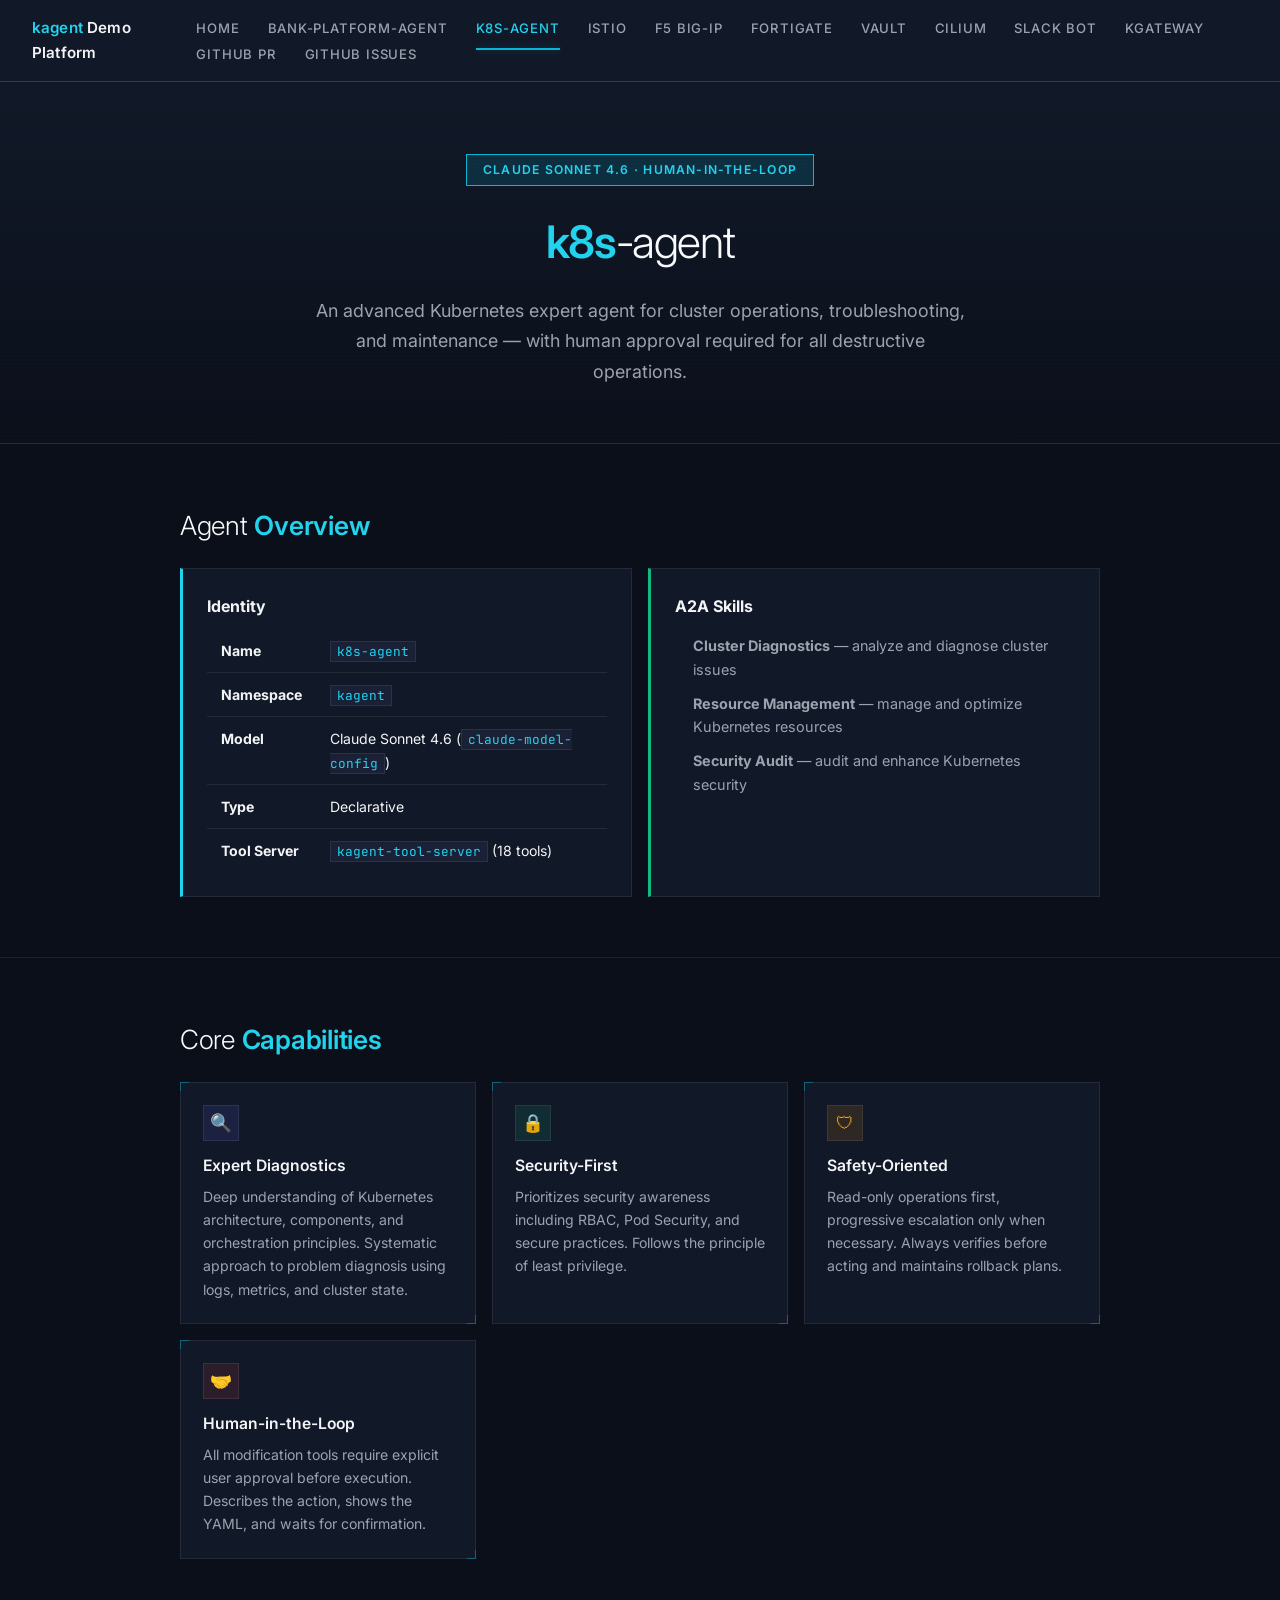
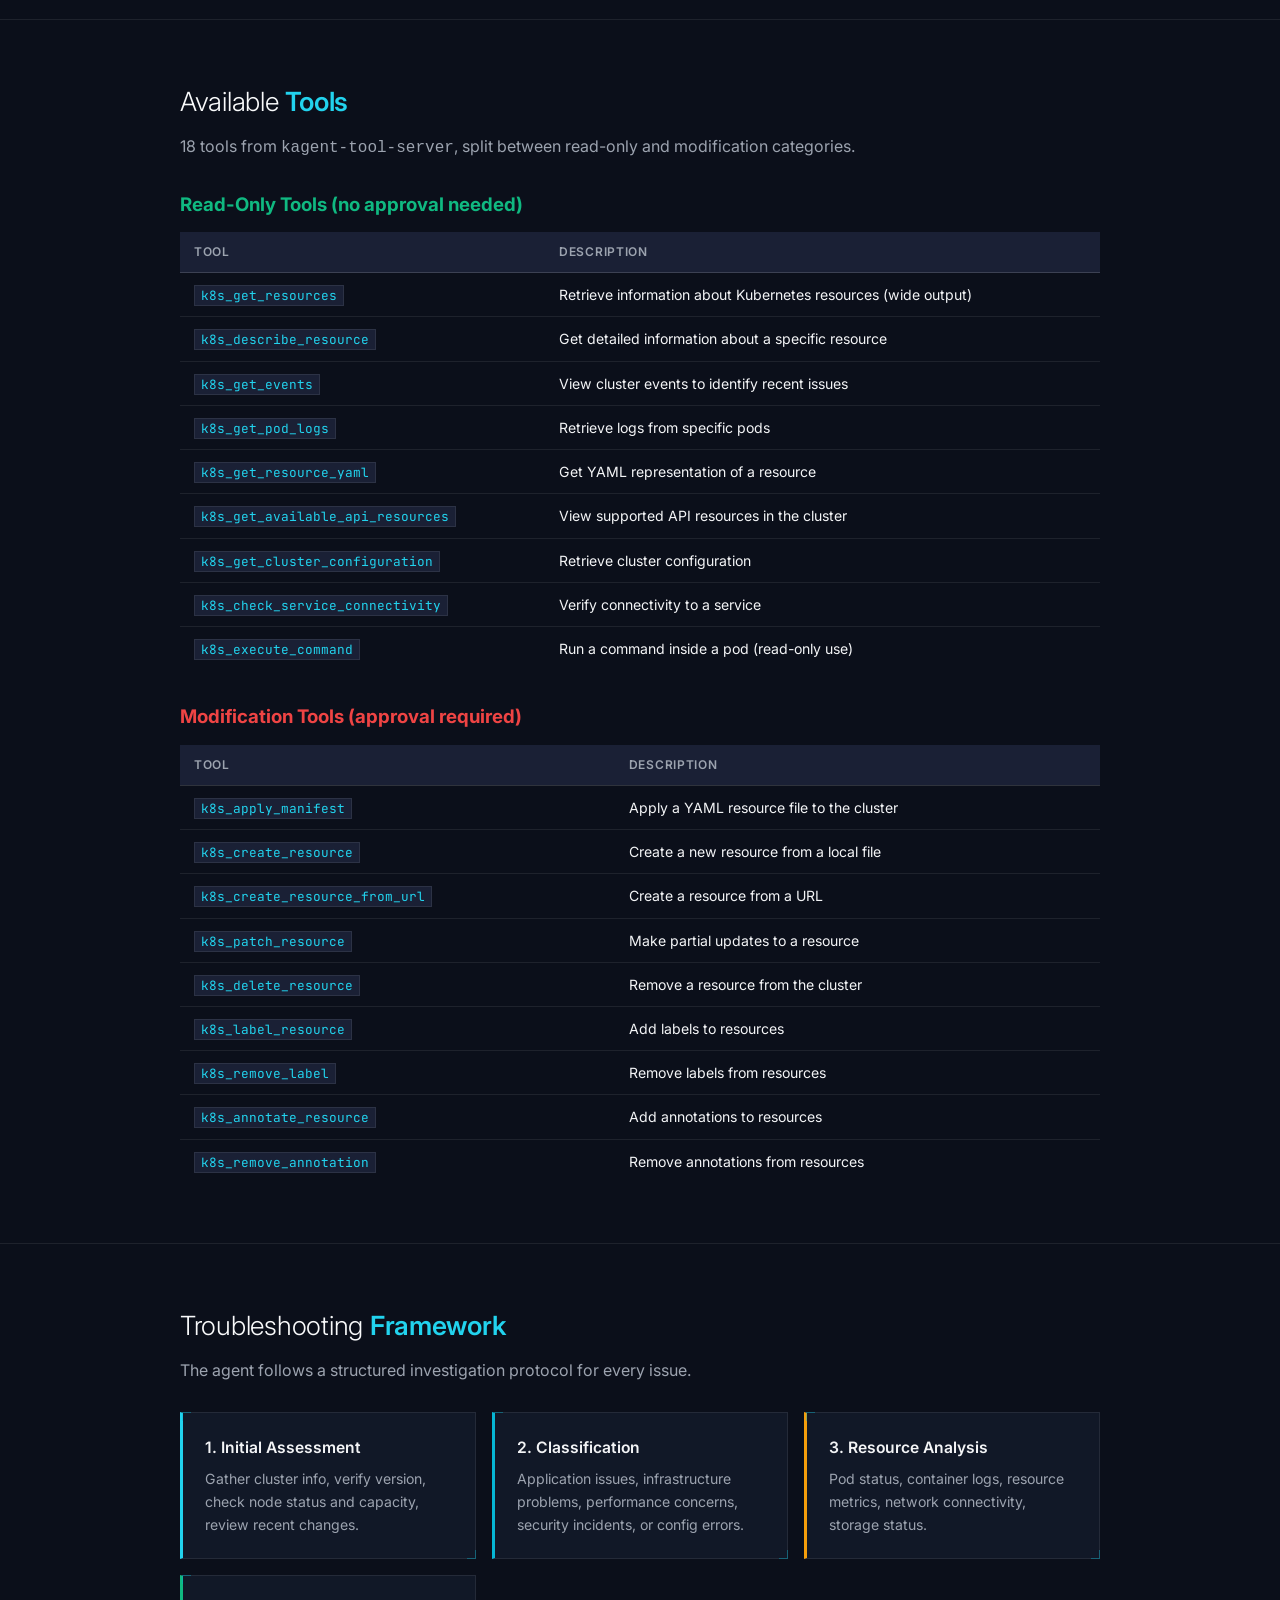
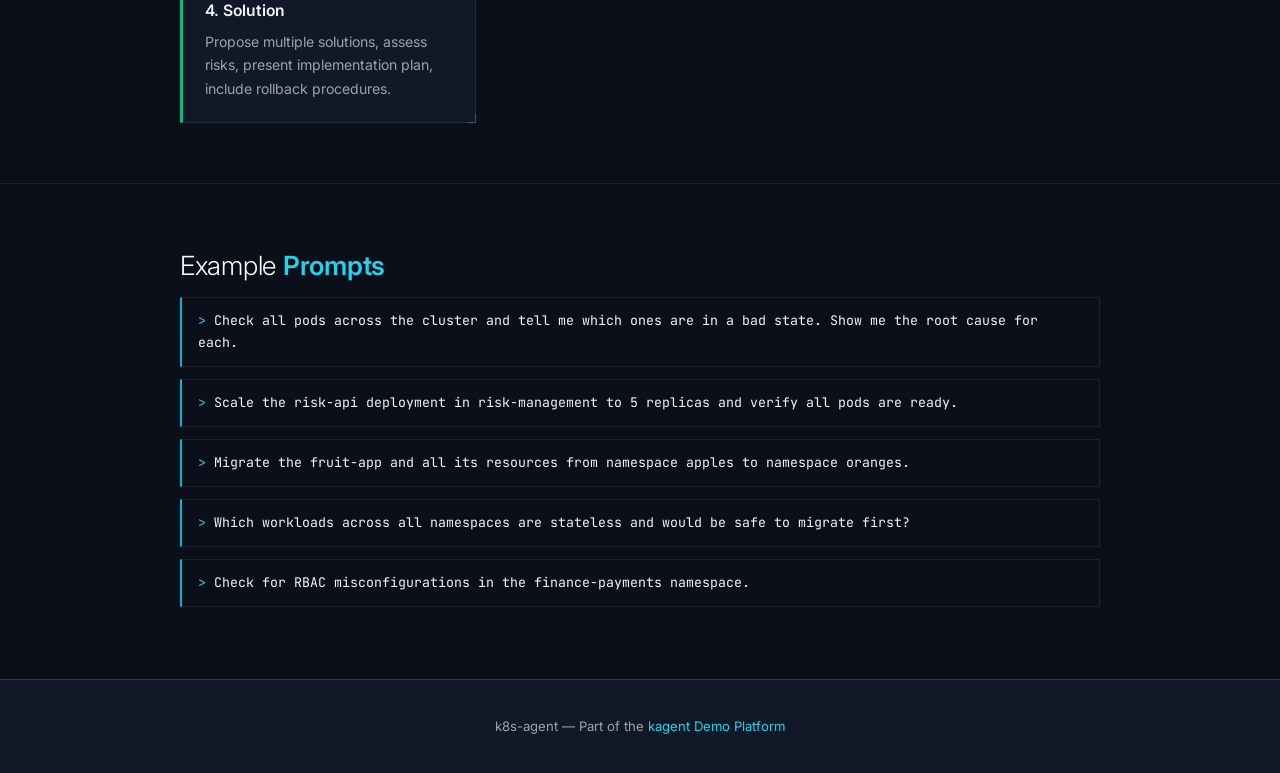
<file: docs/k8s-agent.html>
<!DOCTYPE html>
<html lang="en">
<head>
  <meta charset="UTF-8">
  <meta name="viewport" content="width=device-width, initial-scale=1.0">
  <title>k8s-agent — Documentation</title>
  <link rel="stylesheet" href="paper-theme.css">
</head>
<body>

  <!-- Nav -->
  <nav class="nav">
    <div class="nav-title"><span>kagent</span> Demo Platform</div>
    <div class="nav-links">
      <a href="index.html">Home</a>
      <a href="architecture.html">bank-platform-agent</a>
      <a href="k8s-agent.html" class="active">k8s-agent</a>
      <a href="istio-agent.html">Istio</a>
      <a href="f5-bigip-agent.html">F5 BIG-IP</a>
      <a href="fortigate-agent.html">FortiGate</a>
      <a href="vault-agent.html">Vault</a>
      <a href="cilium-crd-agent.html">Cilium</a>
      <a href="slackbot-agent.html">Slack Bot</a>
      <a href="kgateway-agent.html">kgateway</a>
      <a href="github-pr-agent.html">GitHub PR</a>
      <a href="github-issues-agent.html">GitHub Issues</a>
    </div>
  </nav>

  <!-- Hero -->
  <div class="hero">
    <div class="hero-badge">Claude Sonnet 4.6 &middot; Human-in-the-Loop</div>
    <h1><span>k8s</span>-agent</h1>
    <p>An advanced Kubernetes expert agent for cluster operations, troubleshooting, and maintenance &mdash; with human approval required for all destructive operations.</p>
  </div>

  <!-- Overview -->
  <section>
    <div class="container">
      <h2>Agent <span>Overview</span></h2>

      <div class="ps-grid">
        <div class="ps-card" style="border-left: 3px solid var(--accent-light);">
          <h3>Identity</h3>
          <table class="flow-table" style="margin: 0;">
            <tbody>
              <tr><td><strong>Name</strong></td><td><code>k8s-agent</code></td></tr>
              <tr><td><strong>Namespace</strong></td><td><code>kagent</code></td></tr>
              <tr><td><strong>Model</strong></td><td>Claude Sonnet 4.6 (<code>claude-model-config</code>)</td></tr>
              <tr><td><strong>Type</strong></td><td>Declarative</td></tr>
              <tr><td><strong>Tool Server</strong></td><td><code>kagent-tool-server</code> (18 tools)</td></tr>
            </tbody>
          </table>
        </div>
        <div class="ps-card" style="border-left: 3px solid var(--green);">
          <h3>A2A Skills</h3>
          <ul>
            <li><strong>Cluster Diagnostics</strong> &mdash; analyze and diagnose cluster issues</li>
            <li><strong>Resource Management</strong> &mdash; manage and optimize Kubernetes resources</li>
            <li><strong>Security Audit</strong> &mdash; audit and enhance Kubernetes security</li>
          </ul>
        </div>
      </div>
    </div>
  </section>

  <!-- Core Capabilities -->
  <section>
    <div class="container">
      <h2>Core <span>Capabilities</span></h2>

      <div class="features">
        <div class="feature">
          <div class="feature-icon" style="background: rgba(99, 102, 241, 0.12); color: var(--accent-light);">&#x1f50d;</div>
          <h3>Expert Diagnostics</h3>
          <p>Deep understanding of Kubernetes architecture, components, and orchestration principles. Systematic approach to problem diagnosis using logs, metrics, and cluster state.</p>
        </div>
        <div class="feature">
          <div class="feature-icon" style="background: rgba(16, 185, 129, 0.12); color: var(--green);">&#x1f512;</div>
          <h3>Security-First</h3>
          <p>Prioritizes security awareness including RBAC, Pod Security, and secure practices. Follows the principle of least privilege.</p>
        </div>
        <div class="feature">
          <div class="feature-icon" style="background: rgba(245, 158, 11, 0.12); color: var(--yellow);">&#x1f6e1;</div>
          <h3>Safety-Oriented</h3>
          <p>Read-only operations first, progressive escalation only when necessary. Always verifies before acting and maintains rollback plans.</p>
        </div>
        <div class="feature">
          <div class="feature-icon" style="background: rgba(239, 68, 68, 0.12); color: var(--red);">&#x1f91d;</div>
          <h3>Human-in-the-Loop</h3>
          <p>All modification tools require explicit user approval before execution. Describes the action, shows the YAML, and waits for confirmation.</p>
        </div>
      </div>
    </div>
  </section>

  <!-- Tools -->
  <section>
    <div class="container">
      <h2>Available <span>Tools</span></h2>
      <p>18 tools from <code>kagent-tool-server</code>, split between read-only and modification categories.</p>

      <h3 style="margin-top: 24px; color: var(--green);">Read-Only Tools (no approval needed)</h3>
      <table class="flow-table" style="margin-top: 12px;">
        <thead>
          <tr><th>Tool</th><th>Description</th></tr>
        </thead>
        <tbody>
          <tr><td><code>k8s_get_resources</code></td><td>Retrieve information about Kubernetes resources (wide output)</td></tr>
          <tr><td><code>k8s_describe_resource</code></td><td>Get detailed information about a specific resource</td></tr>
          <tr><td><code>k8s_get_events</code></td><td>View cluster events to identify recent issues</td></tr>
          <tr><td><code>k8s_get_pod_logs</code></td><td>Retrieve logs from specific pods</td></tr>
          <tr><td><code>k8s_get_resource_yaml</code></td><td>Get YAML representation of a resource</td></tr>
          <tr><td><code>k8s_get_available_api_resources</code></td><td>View supported API resources in the cluster</td></tr>
          <tr><td><code>k8s_get_cluster_configuration</code></td><td>Retrieve cluster configuration</td></tr>
          <tr><td><code>k8s_check_service_connectivity</code></td><td>Verify connectivity to a service</td></tr>
          <tr><td><code>k8s_execute_command</code></td><td>Run a command inside a pod (read-only use)</td></tr>
        </tbody>
      </table>

      <h3 style="margin-top: 32px; color: var(--red);">Modification Tools (approval required)</h3>
      <table class="flow-table" style="margin-top: 12px;">
        <thead>
          <tr><th>Tool</th><th>Description</th></tr>
        </thead>
        <tbody>
          <tr><td><code>k8s_apply_manifest</code></td><td>Apply a YAML resource file to the cluster</td></tr>
          <tr><td><code>k8s_create_resource</code></td><td>Create a new resource from a local file</td></tr>
          <tr><td><code>k8s_create_resource_from_url</code></td><td>Create a resource from a URL</td></tr>
          <tr><td><code>k8s_patch_resource</code></td><td>Make partial updates to a resource</td></tr>
          <tr><td><code>k8s_delete_resource</code></td><td>Remove a resource from the cluster</td></tr>
          <tr><td><code>k8s_label_resource</code></td><td>Add labels to resources</td></tr>
          <tr><td><code>k8s_remove_label</code></td><td>Remove labels from resources</td></tr>
          <tr><td><code>k8s_annotate_resource</code></td><td>Add annotations to resources</td></tr>
          <tr><td><code>k8s_remove_annotation</code></td><td>Remove annotations from resources</td></tr>
        </tbody>
      </table>
    </div>
  </section>

  <!-- Troubleshooting Framework -->
  <section>
    <div class="container">
      <h2>Troubleshooting <span>Framework</span></h2>
      <p>The agent follows a structured investigation protocol for every issue.</p>

      <div class="features" style="grid-template-columns: repeat(auto-fit, minmax(220px, 1fr));">
        <div class="feature" style="border-left: 3px solid var(--accent-light);">
          <h3>1. Initial Assessment</h3>
          <p>Gather cluster info, verify version, check node status and capacity, review recent changes.</p>
        </div>
        <div class="feature" style="border-left: 3px solid var(--cyan);">
          <h3>2. Classification</h3>
          <p>Application issues, infrastructure problems, performance concerns, security incidents, or config errors.</p>
        </div>
        <div class="feature" style="border-left: 3px solid var(--yellow);">
          <h3>3. Resource Analysis</h3>
          <p>Pod status, container logs, resource metrics, network connectivity, storage status.</p>
        </div>
        <div class="feature" style="border-left: 3px solid var(--green);">
          <h3>4. Solution</h3>
          <p>Propose multiple solutions, assess risks, present implementation plan, include rollback procedures.</p>
        </div>
      </div>
    </div>
  </section>

  <!-- Example Prompts -->
  <section>
    <div class="container">
      <h2>Example <span>Prompts</span></h2>

      <div class="code-block" style="margin-bottom: 12px;">
        <span class="prompt">&gt;</span> <span class="cmd">Check all pods across the cluster and tell me which ones are in a bad state. Show me the root cause for each.</span>
      </div>
      <div class="code-block" style="margin-bottom: 12px;">
        <span class="prompt">&gt;</span> <span class="cmd">Scale the risk-api deployment in risk-management to 5 replicas and verify all pods are ready.</span>
      </div>
      <div class="code-block" style="margin-bottom: 12px;">
        <span class="prompt">&gt;</span> <span class="cmd">Migrate the fruit-app and all its resources from namespace apples to namespace oranges.</span>
      </div>
      <div class="code-block" style="margin-bottom: 12px;">
        <span class="prompt">&gt;</span> <span class="cmd">Which workloads across all namespaces are stateless and would be safe to migrate first?</span>
      </div>
      <div class="code-block" style="margin-bottom: 12px;">
        <span class="prompt">&gt;</span> <span class="cmd">Check for RBAC misconfigurations in the finance-payments namespace.</span>
      </div>
    </div>
  </section>

  <footer>
    <p>k8s-agent &mdash; Part of the <a href="index.html">kagent Demo Platform</a></p>
  </footer>

</body>
</html>
</file>
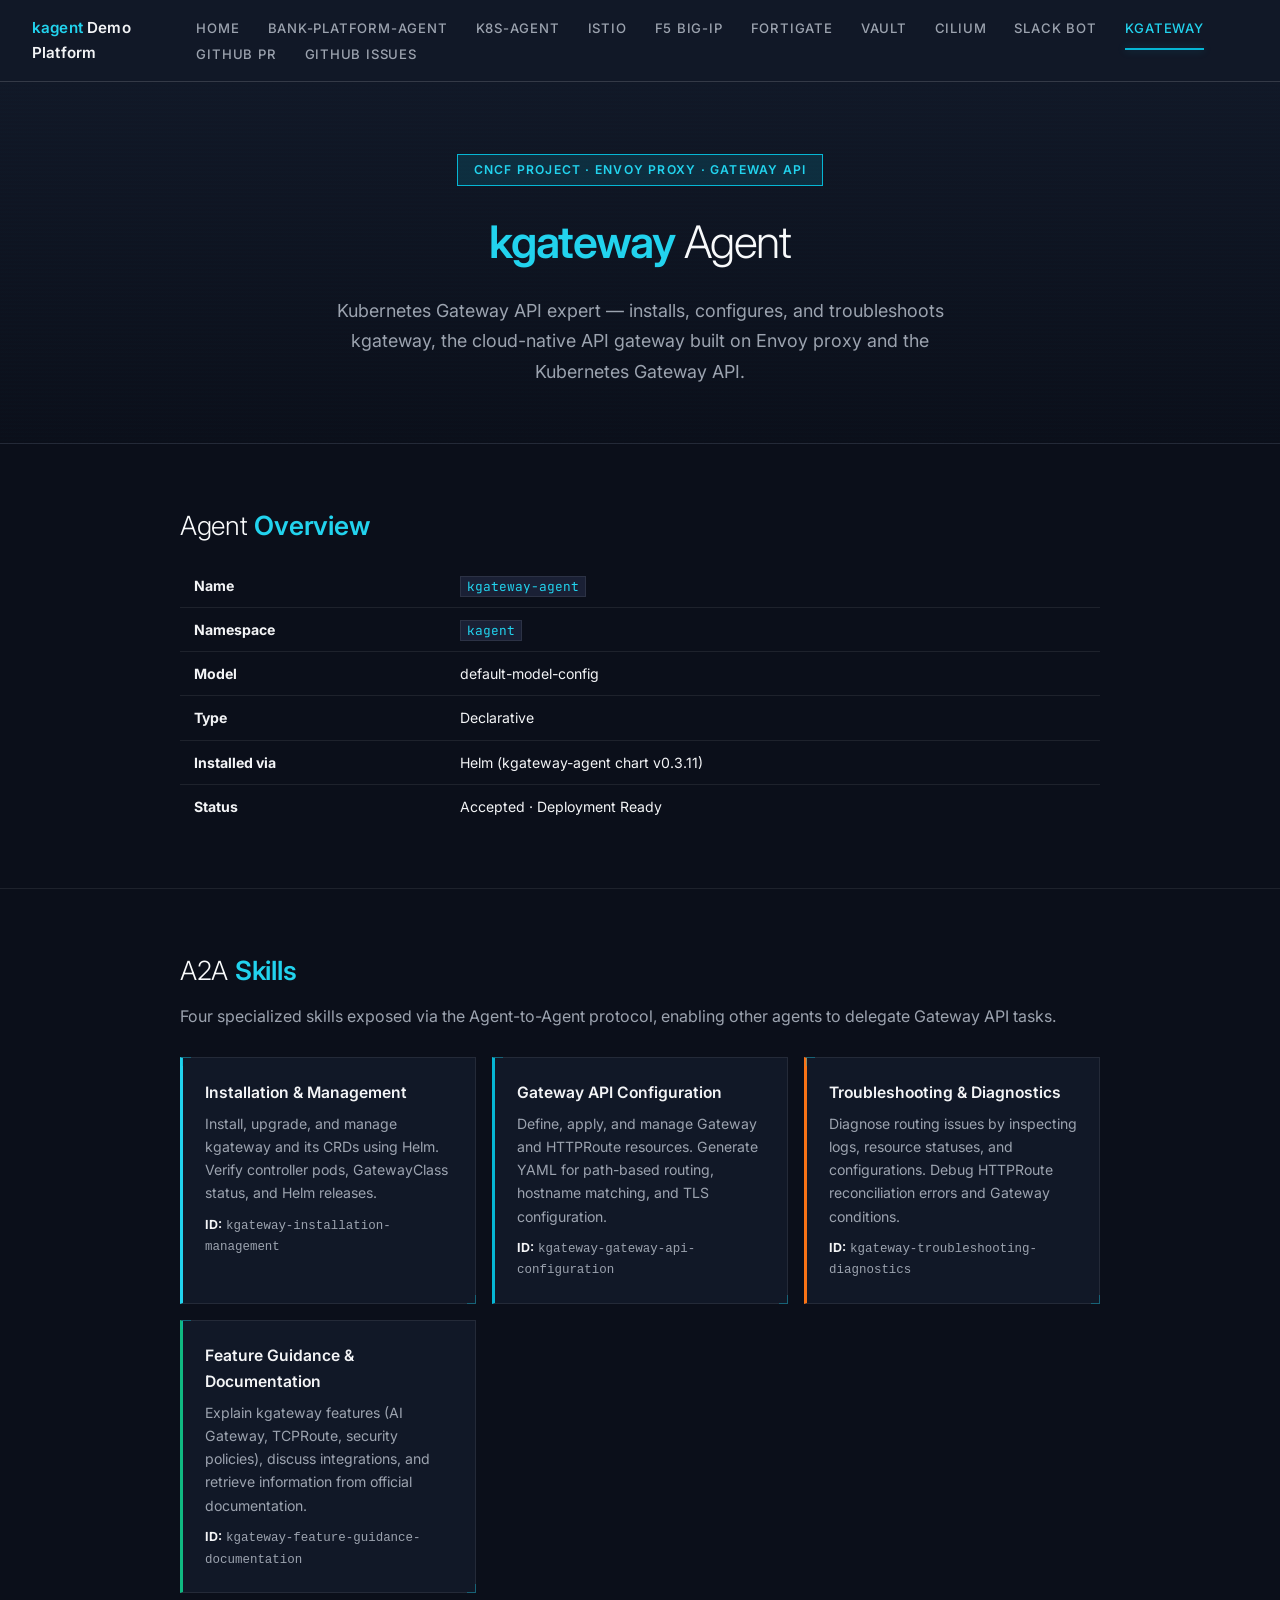
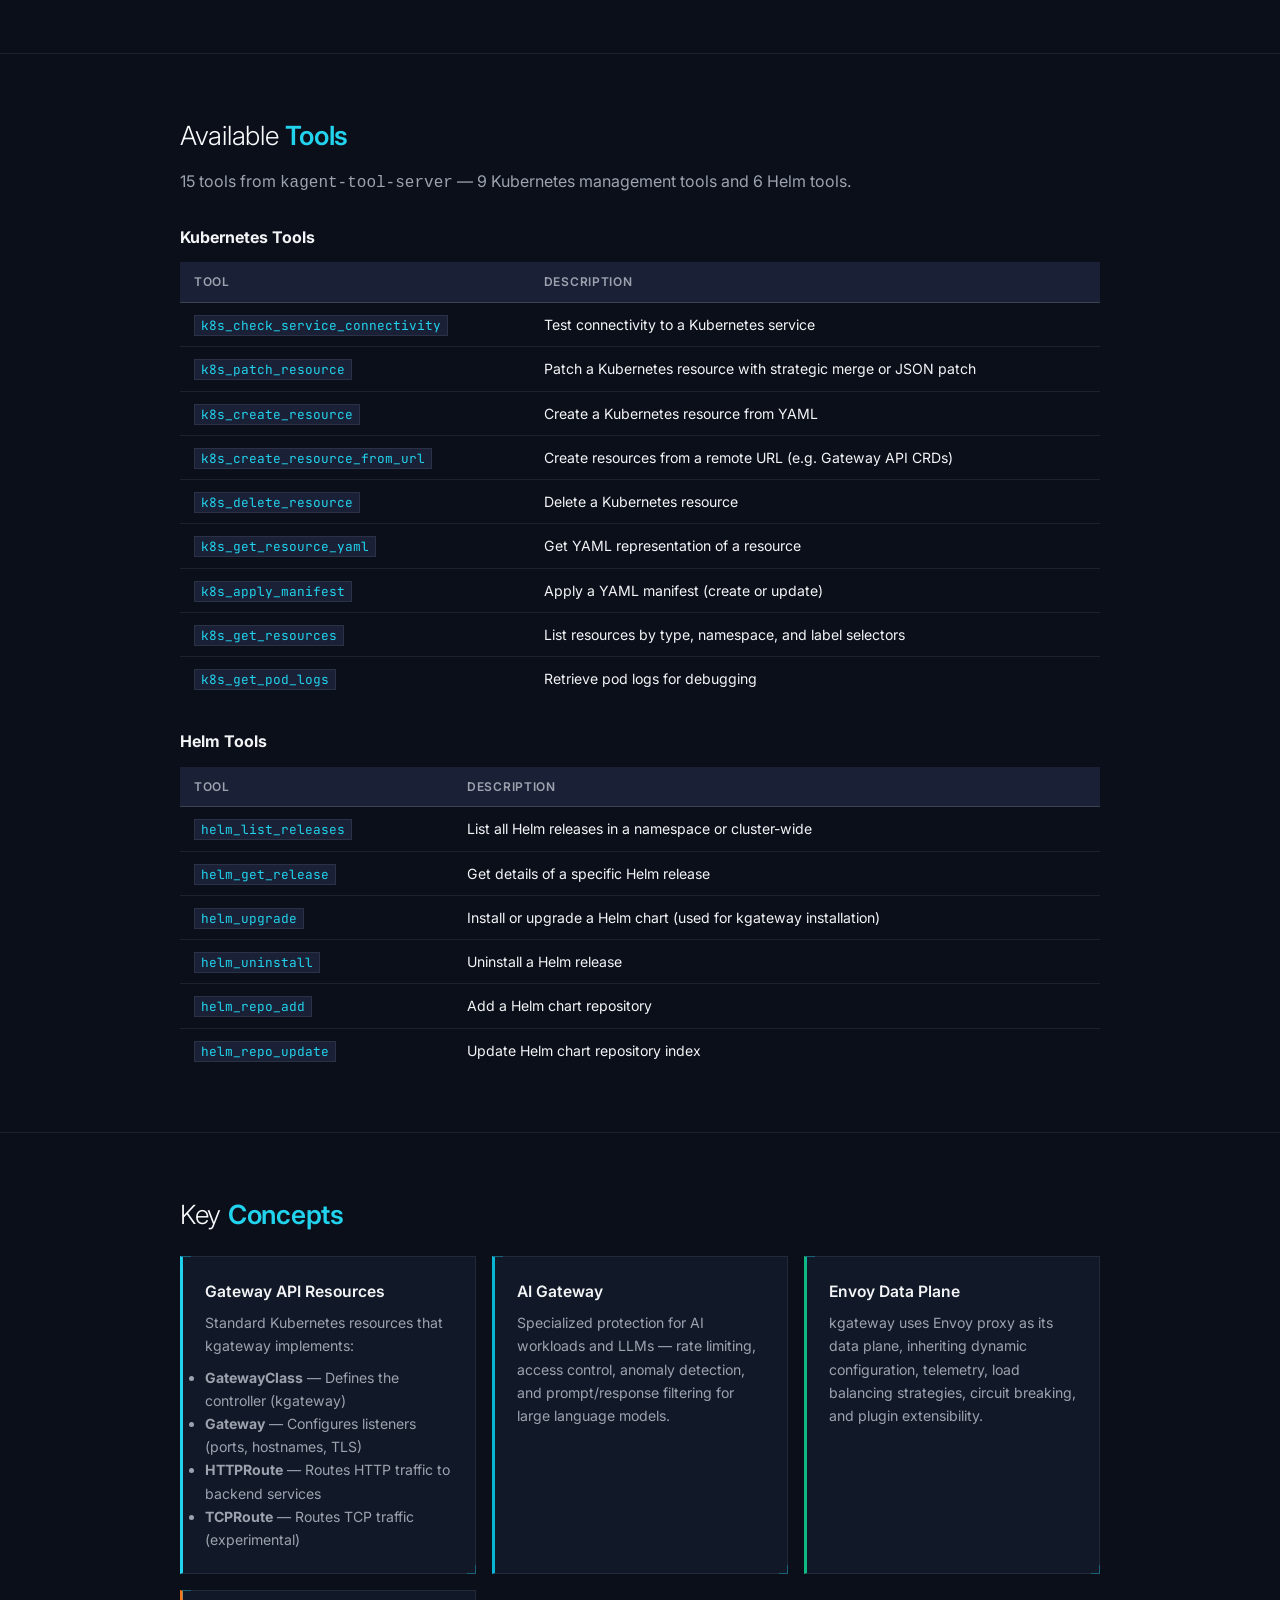
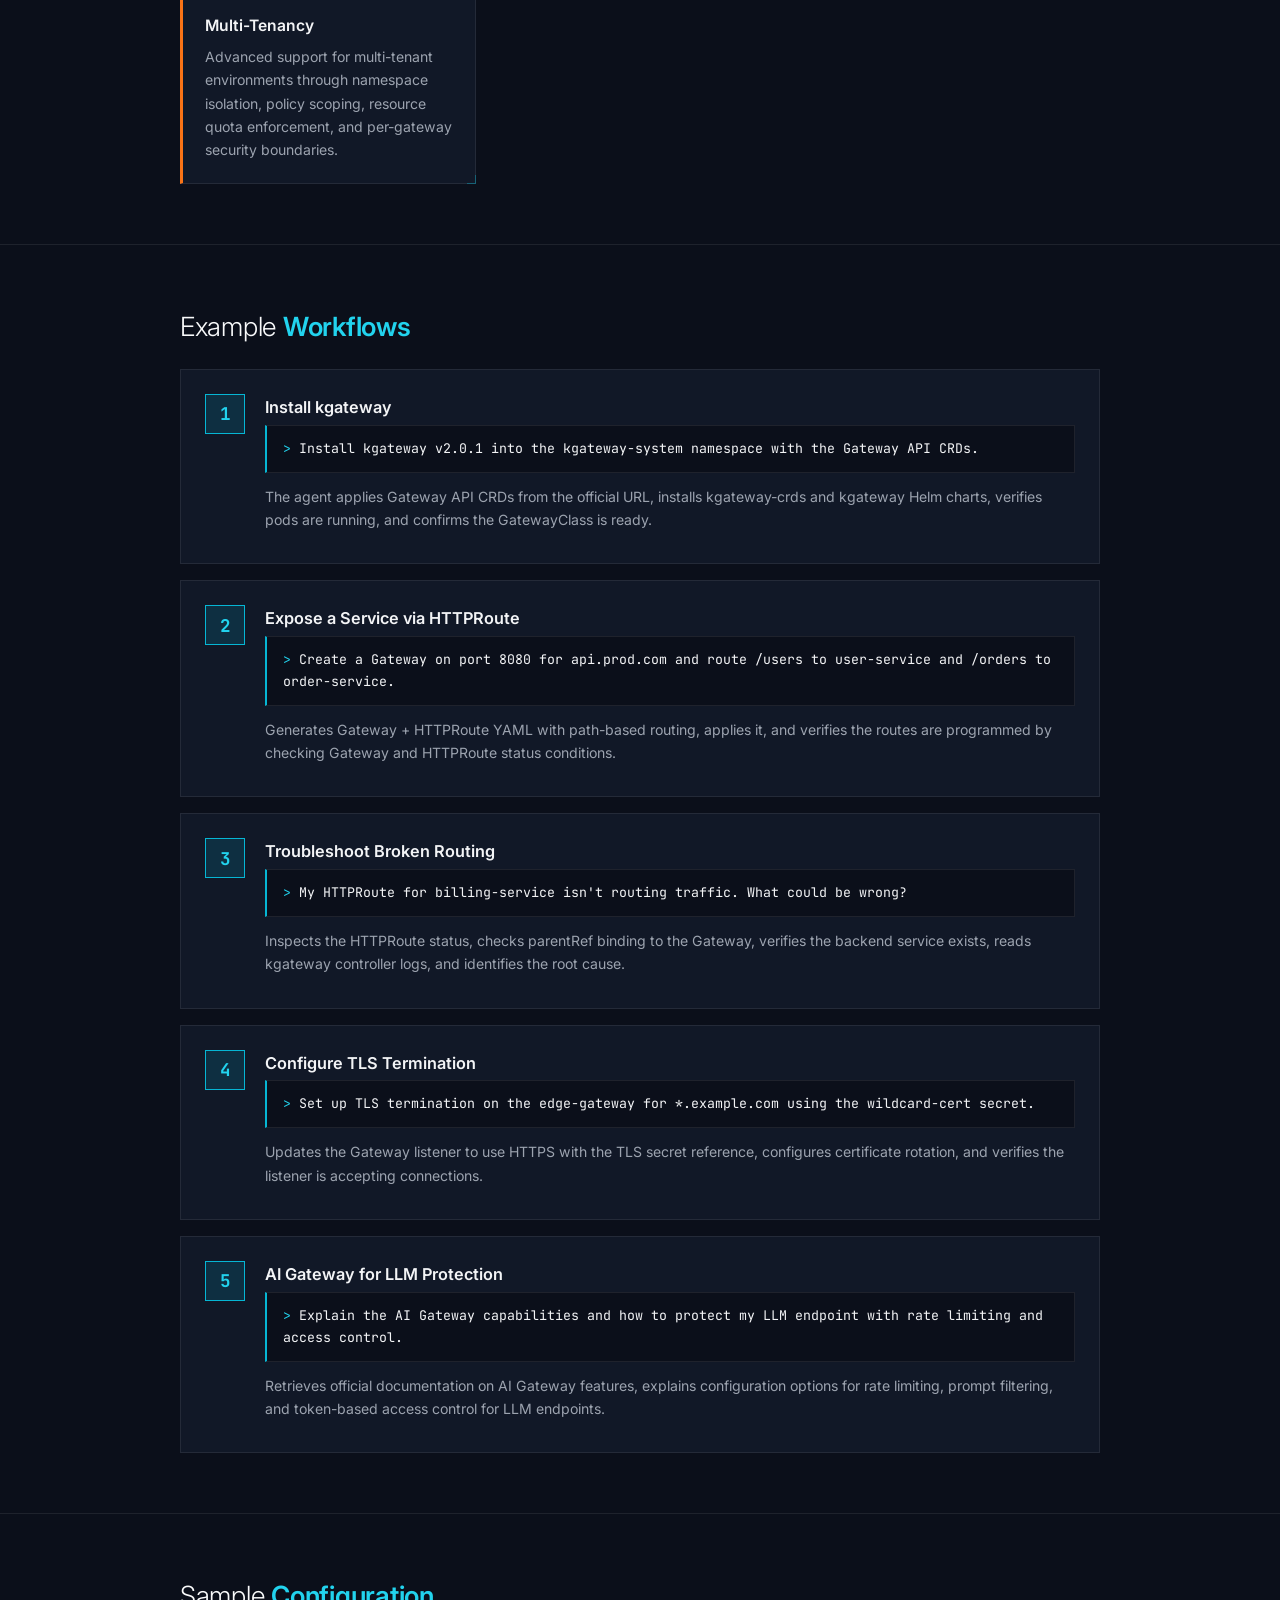
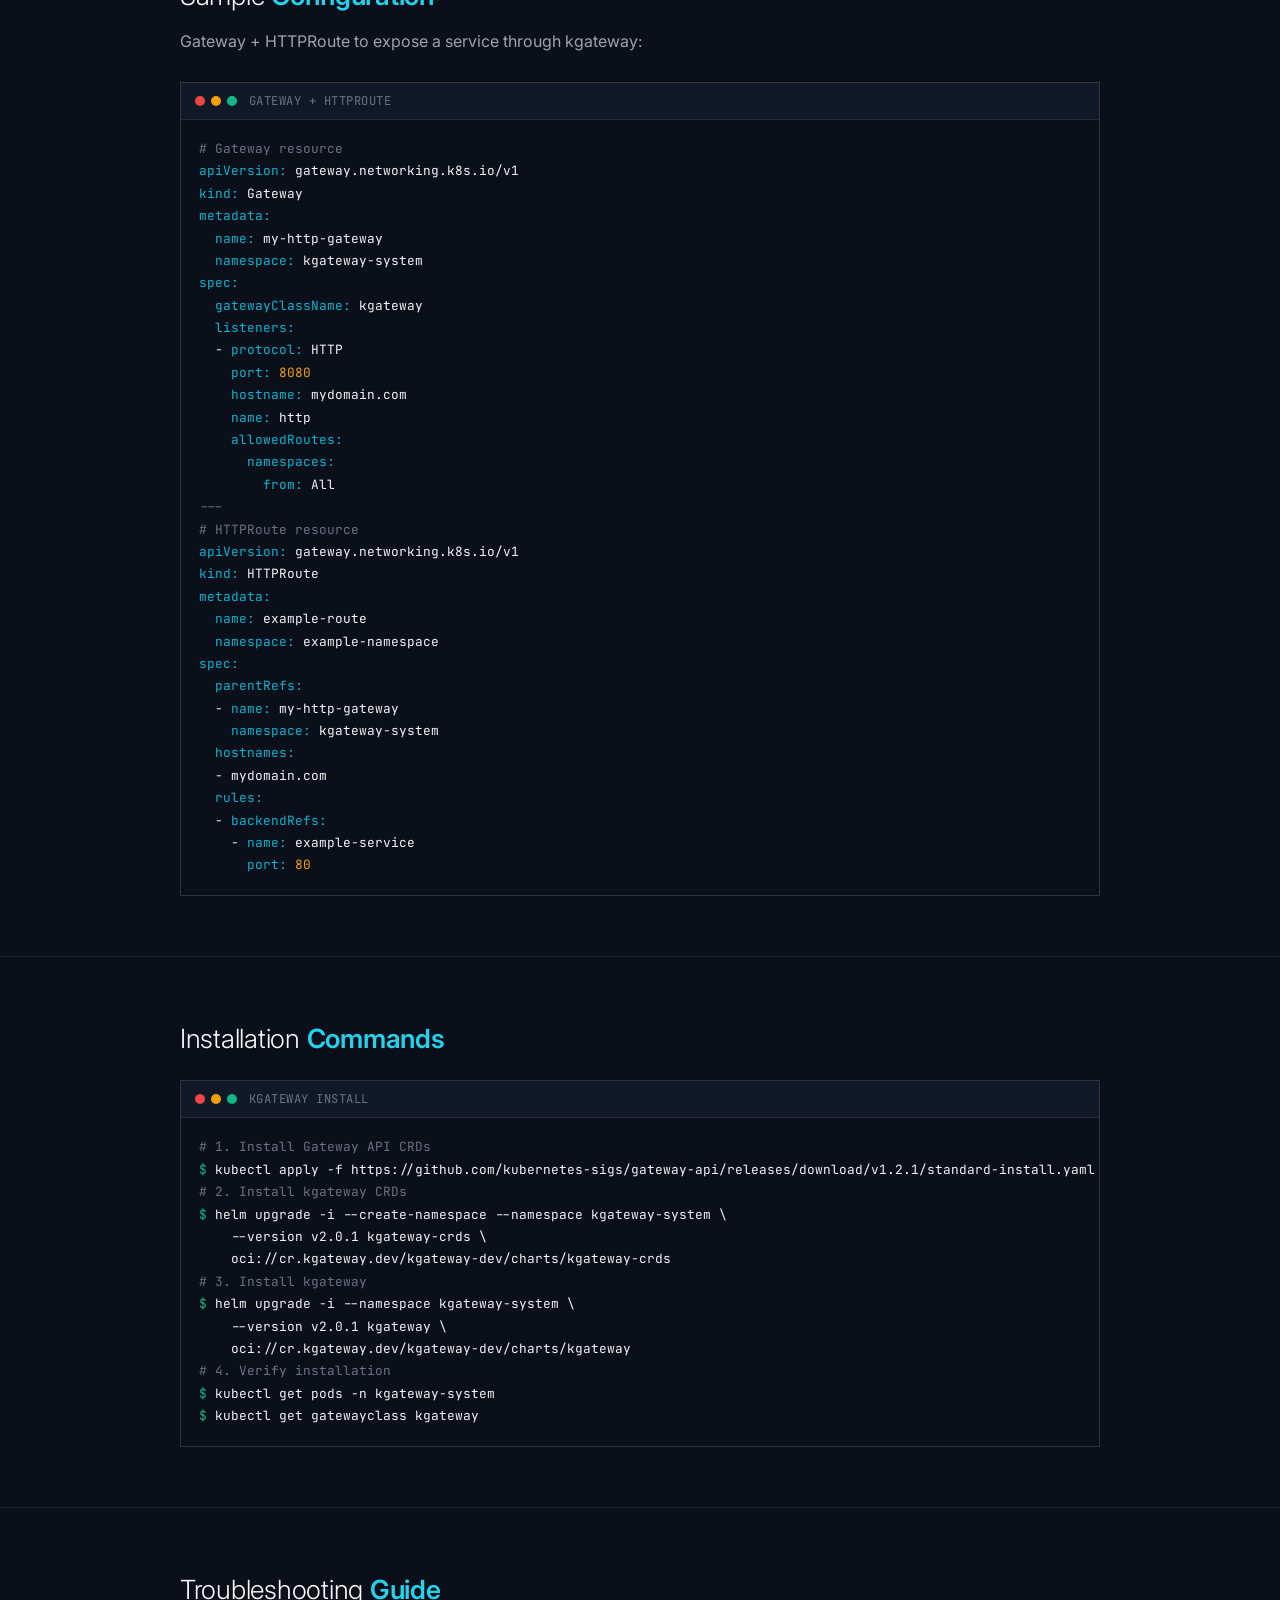
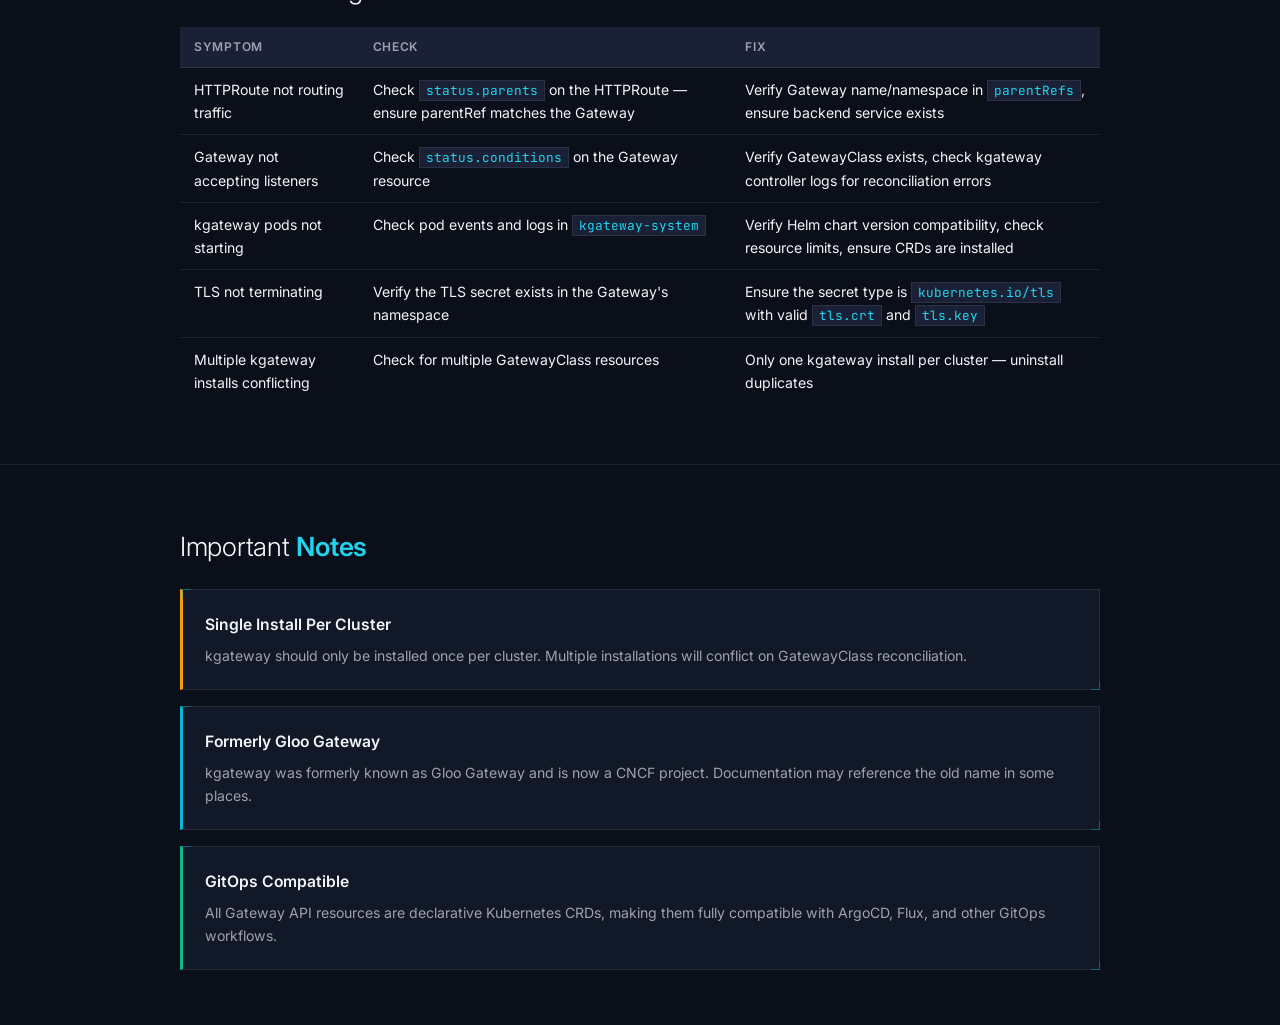
<file: docs/kgateway-agent.html>
<!DOCTYPE html>
<html lang="en">
<head>
  <meta charset="UTF-8">
  <meta name="viewport" content="width=device-width, initial-scale=1.0">
  <title>kgateway Agent — Documentation</title>
  <link rel="stylesheet" href="paper-theme.css">
</head>
<body>

  <!-- Nav -->
  <nav class="nav">
    <div class="nav-title"><span>kagent</span> Demo Platform</div>
    <div class="nav-links">
      <a href="index.html">Home</a>
      <a href="architecture.html">bank-platform-agent</a>
      <a href="k8s-agent.html">k8s-agent</a>
      <a href="istio-agent.html">Istio</a>
      <a href="f5-bigip-agent.html">F5 BIG-IP</a>
      <a href="fortigate-agent.html">FortiGate</a>
      <a href="vault-agent.html">Vault</a>
      <a href="cilium-crd-agent.html">Cilium</a>
      <a href="slackbot-agent.html">Slack Bot</a>
      <a href="kgateway-agent.html" class="active">kgateway</a>
      <a href="github-pr-agent.html">GitHub PR</a>
      <a href="github-issues-agent.html">GitHub Issues</a>
    </div>
  </nav>

  <!-- Hero -->
  <div class="hero">
    <div class="hero-badge">CNCF Project &middot; Envoy Proxy &middot; Gateway API</div>
    <h1><span>kgateway</span> Agent</h1>
    <p>Kubernetes Gateway API expert &mdash; installs, configures, and troubleshoots kgateway, the cloud-native API gateway built on Envoy proxy and the Kubernetes Gateway API.</p>
  </div>

  <!-- Overview -->
  <section>
    <div class="container">
      <h2>Agent <span>Overview</span></h2>
      <table class="flow-table">
        <tbody>
          <tr><td><strong>Name</strong></td><td><code>kgateway-agent</code></td></tr>
          <tr><td><strong>Namespace</strong></td><td><code>kagent</code></td></tr>
          <tr><td><strong>Model</strong></td><td>default-model-config</td></tr>
          <tr><td><strong>Type</strong></td><td>Declarative</td></tr>
          <tr><td><strong>Installed via</strong></td><td>Helm (kgateway-agent chart v0.3.11)</td></tr>
          <tr><td><strong>Status</strong></td><td>Accepted &middot; Deployment Ready</td></tr>
        </tbody>
      </table>
    </div>
  </section>

  <!-- A2A Skills -->
  <section>
    <div class="container">
      <h2>A2A <span>Skills</span></h2>
      <p>Four specialized skills exposed via the Agent-to-Agent protocol, enabling other agents to delegate Gateway API tasks.</p>

      <div class="features">
        <div class="feature" style="border-left: 3px solid var(--accent-light);">
          <h3>Installation &amp; Management</h3>
          <p>Install, upgrade, and manage kgateway and its CRDs using Helm. Verify controller pods, GatewayClass status, and Helm releases.</p>
          <div style="margin-top: 10px; font-size: 0.78rem; color: var(--text-muted);">
            <strong style="color: var(--text);">ID:</strong> <code>kgateway-installation-management</code>
          </div>
        </div>

        <div class="feature" style="border-left: 3px solid var(--cyan);">
          <h3>Gateway API Configuration</h3>
          <p>Define, apply, and manage Gateway and HTTPRoute resources. Generate YAML for path-based routing, hostname matching, and TLS configuration.</p>
          <div style="margin-top: 10px; font-size: 0.78rem; color: var(--text-muted);">
            <strong style="color: var(--text);">ID:</strong> <code>kgateway-gateway-api-configuration</code>
          </div>
        </div>

        <div class="feature" style="border-left: 3px solid var(--orange);">
          <h3>Troubleshooting &amp; Diagnostics</h3>
          <p>Diagnose routing issues by inspecting logs, resource statuses, and configurations. Debug HTTPRoute reconciliation errors and Gateway conditions.</p>
          <div style="margin-top: 10px; font-size: 0.78rem; color: var(--text-muted);">
            <strong style="color: var(--text);">ID:</strong> <code>kgateway-troubleshooting-diagnostics</code>
          </div>
        </div>

        <div class="feature" style="border-left: 3px solid var(--green);">
          <h3>Feature Guidance &amp; Documentation</h3>
          <p>Explain kgateway features (AI Gateway, TCPRoute, security policies), discuss integrations, and retrieve information from official documentation.</p>
          <div style="margin-top: 10px; font-size: 0.78rem; color: var(--text-muted);">
            <strong style="color: var(--text);">ID:</strong> <code>kgateway-feature-guidance-documentation</code>
          </div>
        </div>
      </div>
    </div>
  </section>

  <!-- Tools -->
  <section>
    <div class="container">
      <h2>Available <span>Tools</span></h2>
      <p>15 tools from <code>kagent-tool-server</code> &mdash; 9 Kubernetes management tools and 6 Helm tools.</p>

      <h3 style="margin-top: 28px; font-size: 1rem;">Kubernetes Tools</h3>
      <table class="flow-table" style="margin-top: 12px;">
        <thead>
          <tr>
            <th>Tool</th>
            <th>Description</th>
          </tr>
        </thead>
        <tbody>
          <tr><td><code>k8s_check_service_connectivity</code></td><td>Test connectivity to a Kubernetes service</td></tr>
          <tr><td><code>k8s_patch_resource</code></td><td>Patch a Kubernetes resource with strategic merge or JSON patch</td></tr>
          <tr><td><code>k8s_create_resource</code></td><td>Create a Kubernetes resource from YAML</td></tr>
          <tr><td><code>k8s_create_resource_from_url</code></td><td>Create resources from a remote URL (e.g. Gateway API CRDs)</td></tr>
          <tr><td><code>k8s_delete_resource</code></td><td>Delete a Kubernetes resource</td></tr>
          <tr><td><code>k8s_get_resource_yaml</code></td><td>Get YAML representation of a resource</td></tr>
          <tr><td><code>k8s_apply_manifest</code></td><td>Apply a YAML manifest (create or update)</td></tr>
          <tr><td><code>k8s_get_resources</code></td><td>List resources by type, namespace, and label selectors</td></tr>
          <tr><td><code>k8s_get_pod_logs</code></td><td>Retrieve pod logs for debugging</td></tr>
        </tbody>
      </table>

      <h3 style="margin-top: 28px; font-size: 1rem;">Helm Tools</h3>
      <table class="flow-table" style="margin-top: 12px;">
        <thead>
          <tr>
            <th>Tool</th>
            <th>Description</th>
          </tr>
        </thead>
        <tbody>
          <tr><td><code>helm_list_releases</code></td><td>List all Helm releases in a namespace or cluster-wide</td></tr>
          <tr><td><code>helm_get_release</code></td><td>Get details of a specific Helm release</td></tr>
          <tr><td><code>helm_upgrade</code></td><td>Install or upgrade a Helm chart (used for kgateway installation)</td></tr>
          <tr><td><code>helm_uninstall</code></td><td>Uninstall a Helm release</td></tr>
          <tr><td><code>helm_repo_add</code></td><td>Add a Helm chart repository</td></tr>
          <tr><td><code>helm_repo_update</code></td><td>Update Helm chart repository index</td></tr>
        </tbody>
      </table>
    </div>
  </section>

  <!-- Key Concepts -->
  <section>
    <div class="container">
      <h2>Key <span>Concepts</span></h2>

      <div class="features">
        <div class="feature" style="border-left: 3px solid var(--accent-light);">
          <h3>Gateway API Resources</h3>
          <p>Standard Kubernetes resources that kgateway implements:</p>
          <ul style="margin-top: 8px; font-size: 0.88rem; color: var(--text-muted);">
            <li><strong>GatewayClass</strong> &mdash; Defines the controller (kgateway)</li>
            <li><strong>Gateway</strong> &mdash; Configures listeners (ports, hostnames, TLS)</li>
            <li><strong>HTTPRoute</strong> &mdash; Routes HTTP traffic to backend services</li>
            <li><strong>TCPRoute</strong> &mdash; Routes TCP traffic (experimental)</li>
          </ul>
        </div>

        <div class="feature" style="border-left: 3px solid var(--cyan);">
          <h3>AI Gateway</h3>
          <p>Specialized protection for AI workloads and LLMs &mdash; rate limiting, access control, anomaly detection, and prompt/response filtering for large language models.</p>
        </div>

        <div class="feature" style="border-left: 3px solid var(--green);">
          <h3>Envoy Data Plane</h3>
          <p>kgateway uses Envoy proxy as its data plane, inheriting dynamic configuration, telemetry, load balancing strategies, circuit breaking, and plugin extensibility.</p>
        </div>

        <div class="feature" style="border-left: 3px solid var(--orange);">
          <h3>Multi-Tenancy</h3>
          <p>Advanced support for multi-tenant environments through namespace isolation, policy scoping, resource quota enforcement, and per-gateway security boundaries.</p>
        </div>
      </div>
    </div>
  </section>

  <!-- Example Workflows -->
  <section>
    <div class="container">
      <h2>Example <span>Workflows</span></h2>

      <div class="scenarios">
        <div class="scenario">
          <div class="scenario-num">1</div>
          <div class="scenario-body">
            <h3>Install kgateway</h3>
            <div class="code-block">
              <span class="prompt">&gt;</span> <span class="cmd">Install kgateway v2.0.1 into the kgateway-system namespace with the Gateway API CRDs.</span>
            </div>
            <p style="margin-top: 12px; font-size: 0.88rem; color: var(--text-muted);">The agent applies Gateway API CRDs from the official URL, installs kgateway-crds and kgateway Helm charts, verifies pods are running, and confirms the GatewayClass is ready.</p>
          </div>
        </div>

        <div class="scenario">
          <div class="scenario-num">2</div>
          <div class="scenario-body">
            <h3>Expose a Service via HTTPRoute</h3>
            <div class="code-block">
              <span class="prompt">&gt;</span> <span class="cmd">Create a Gateway on port 8080 for api.prod.com and route /users to user-service and /orders to order-service.</span>
            </div>
            <p style="margin-top: 12px; font-size: 0.88rem; color: var(--text-muted);">Generates Gateway + HTTPRoute YAML with path-based routing, applies it, and verifies the routes are programmed by checking Gateway and HTTPRoute status conditions.</p>
          </div>
        </div>

        <div class="scenario">
          <div class="scenario-num">3</div>
          <div class="scenario-body">
            <h3>Troubleshoot Broken Routing</h3>
            <div class="code-block">
              <span class="prompt">&gt;</span> <span class="cmd">My HTTPRoute for billing-service isn't routing traffic. What could be wrong?</span>
            </div>
            <p style="margin-top: 12px; font-size: 0.88rem; color: var(--text-muted);">Inspects the HTTPRoute status, checks parentRef binding to the Gateway, verifies the backend service exists, reads kgateway controller logs, and identifies the root cause.</p>
          </div>
        </div>

        <div class="scenario">
          <div class="scenario-num">4</div>
          <div class="scenario-body">
            <h3>Configure TLS Termination</h3>
            <div class="code-block">
              <span class="prompt">&gt;</span> <span class="cmd">Set up TLS termination on the edge-gateway for *.example.com using the wildcard-cert secret.</span>
            </div>
            <p style="margin-top: 12px; font-size: 0.88rem; color: var(--text-muted);">Updates the Gateway listener to use HTTPS with the TLS secret reference, configures certificate rotation, and verifies the listener is accepting connections.</p>
          </div>
        </div>

        <div class="scenario">
          <div class="scenario-num">5</div>
          <div class="scenario-body">
            <h3>AI Gateway for LLM Protection</h3>
            <div class="code-block">
              <span class="prompt">&gt;</span> <span class="cmd">Explain the AI Gateway capabilities and how to protect my LLM endpoint with rate limiting and access control.</span>
            </div>
            <p style="margin-top: 12px; font-size: 0.88rem; color: var(--text-muted);">Retrieves official documentation on AI Gateway features, explains configuration options for rate limiting, prompt filtering, and token-based access control for LLM endpoints.</p>
          </div>
        </div>
      </div>
    </div>
  </section>

  <!-- Sample YAML -->
  <section>
    <div class="container">
      <h2>Sample <span>Configuration</span></h2>
      <p>Gateway + HTTPRoute to expose a service through kgateway:</p>

      <div class="terminal" style="margin-top: 20px;">
        <div class="terminal-header">
          <div class="terminal-dot r"></div>
          <div class="terminal-dot y"></div>
          <div class="terminal-dot g"></div>
          <span class="terminal-title">gateway + httproute</span>
        </div>
        <div class="terminal-body">
<div class="line"><span class="muted"># Gateway resource</span></div>
<div class="line"><span class="cyan">apiVersion:</span> gateway.networking.k8s.io/v1</div>
<div class="line"><span class="cyan">kind:</span> Gateway</div>
<div class="line"><span class="cyan">metadata:</span></div>
<div class="line">  <span class="cyan">name:</span> my-http-gateway</div>
<div class="line">  <span class="cyan">namespace:</span> kgateway-system</div>
<div class="line"><span class="cyan">spec:</span></div>
<div class="line">  <span class="cyan">gatewayClassName:</span> kgateway</div>
<div class="line">  <span class="cyan">listeners:</span></div>
<div class="line">  - <span class="cyan">protocol:</span> HTTP</div>
<div class="line">    <span class="cyan">port:</span> <span class="yellow">8080</span></div>
<div class="line">    <span class="cyan">hostname:</span> mydomain.com</div>
<div class="line">    <span class="cyan">name:</span> http</div>
<div class="line">    <span class="cyan">allowedRoutes:</span></div>
<div class="line">      <span class="cyan">namespaces:</span></div>
<div class="line">        <span class="cyan">from:</span> All</div>
<div class="line"><span class="muted">---</span></div>
<div class="line"><span class="muted"># HTTPRoute resource</span></div>
<div class="line"><span class="cyan">apiVersion:</span> gateway.networking.k8s.io/v1</div>
<div class="line"><span class="cyan">kind:</span> HTTPRoute</div>
<div class="line"><span class="cyan">metadata:</span></div>
<div class="line">  <span class="cyan">name:</span> example-route</div>
<div class="line">  <span class="cyan">namespace:</span> example-namespace</div>
<div class="line"><span class="cyan">spec:</span></div>
<div class="line">  <span class="cyan">parentRefs:</span></div>
<div class="line">  - <span class="cyan">name:</span> my-http-gateway</div>
<div class="line">    <span class="cyan">namespace:</span> kgateway-system</div>
<div class="line">  <span class="cyan">hostnames:</span></div>
<div class="line">  - mydomain.com</div>
<div class="line">  <span class="cyan">rules:</span></div>
<div class="line">  - <span class="cyan">backendRefs:</span></div>
<div class="line">    - <span class="cyan">name:</span> example-service</div>
<div class="line">      <span class="cyan">port:</span> <span class="yellow">80</span></div>
        </div>
      </div>
    </div>
  </section>

  <!-- Installation Commands -->
  <section>
    <div class="container">
      <h2>Installation <span>Commands</span></h2>
      <div class="terminal" style="margin-top: 20px;">
        <div class="terminal-header">
          <div class="terminal-dot r"></div>
          <div class="terminal-dot y"></div>
          <div class="terminal-dot g"></div>
          <span class="terminal-title">kgateway install</span>
        </div>
        <div class="terminal-body">
<div class="line"><span class="muted"># 1. Install Gateway API CRDs</span></div>
<div class="line"><span class="green">$</span> kubectl apply -f https://github.com/kubernetes-sigs/gateway-api/releases/download/v1.2.1/standard-install.yaml</div>
<div class="line"></div>
<div class="line"><span class="muted"># 2. Install kgateway CRDs</span></div>
<div class="line"><span class="green">$</span> helm upgrade -i --create-namespace --namespace kgateway-system \</div>
<div class="line">    --version v2.0.1 kgateway-crds \</div>
<div class="line">    oci://cr.kgateway.dev/kgateway-dev/charts/kgateway-crds</div>
<div class="line"></div>
<div class="line"><span class="muted"># 3. Install kgateway</span></div>
<div class="line"><span class="green">$</span> helm upgrade -i --namespace kgateway-system \</div>
<div class="line">    --version v2.0.1 kgateway \</div>
<div class="line">    oci://cr.kgateway.dev/kgateway-dev/charts/kgateway</div>
<div class="line"></div>
<div class="line"><span class="muted"># 4. Verify installation</span></div>
<div class="line"><span class="green">$</span> kubectl get pods -n kgateway-system</div>
<div class="line"><span class="green">$</span> kubectl get gatewayclass kgateway</div>
        </div>
      </div>
    </div>
  </section>

  <!-- Troubleshooting -->
  <section>
    <div class="container">
      <h2>Troubleshooting <span>Guide</span></h2>

      <table class="flow-table" style="margin-top: 16px;">
        <thead>
          <tr>
            <th>Symptom</th>
            <th>Check</th>
            <th>Fix</th>
          </tr>
        </thead>
        <tbody>
          <tr>
            <td>HTTPRoute not routing traffic</td>
            <td>Check <code>status.parents</code> on the HTTPRoute &mdash; ensure parentRef matches the Gateway</td>
            <td>Verify Gateway name/namespace in <code>parentRefs</code>, ensure backend service exists</td>
          </tr>
          <tr>
            <td>Gateway not accepting listeners</td>
            <td>Check <code>status.conditions</code> on the Gateway resource</td>
            <td>Verify GatewayClass exists, check kgateway controller logs for reconciliation errors</td>
          </tr>
          <tr>
            <td>kgateway pods not starting</td>
            <td>Check pod events and logs in <code>kgateway-system</code></td>
            <td>Verify Helm chart version compatibility, check resource limits, ensure CRDs are installed</td>
          </tr>
          <tr>
            <td>TLS not terminating</td>
            <td>Verify the TLS secret exists in the Gateway's namespace</td>
            <td>Ensure the secret type is <code>kubernetes.io/tls</code> with valid <code>tls.crt</code> and <code>tls.key</code></td>
          </tr>
          <tr>
            <td>Multiple kgateway installs conflicting</td>
            <td>Check for multiple GatewayClass resources</td>
            <td>Only one kgateway install per cluster &mdash; uninstall duplicates</td>
          </tr>
        </tbody>
      </table>
    </div>
  </section>

  <!-- Important Notes -->
  <section>
    <div class="container">
      <h2>Important <span>Notes</span></h2>
      <div class="features" style="grid-template-columns: 1fr;">
        <div class="feature" style="border-left: 3px solid var(--yellow);">
          <h3>Single Install Per Cluster</h3>
          <p>kgateway should only be installed once per cluster. Multiple installations will conflict on GatewayClass reconciliation.</p>
        </div>
        <div class="feature" style="border-left: 3px solid var(--cyan);">
          <h3>Formerly Gloo Gateway</h3>
          <p>kgateway was formerly known as Gloo Gateway and is now a CNCF project. Documentation may reference the old name in some places.</p>
        </div>
        <div class="feature" style="border-left: 3px solid var(--green);">
          <h3>GitOps Compatible</h3>
          <p>All Gateway API resources are declarative Kubernetes CRDs, making them fully compatible with ArgoCD, Flux, and other GitOps workflows.</p>
        </div>
      </div>
    </div>
  </section>

</body>
</html>
</file>
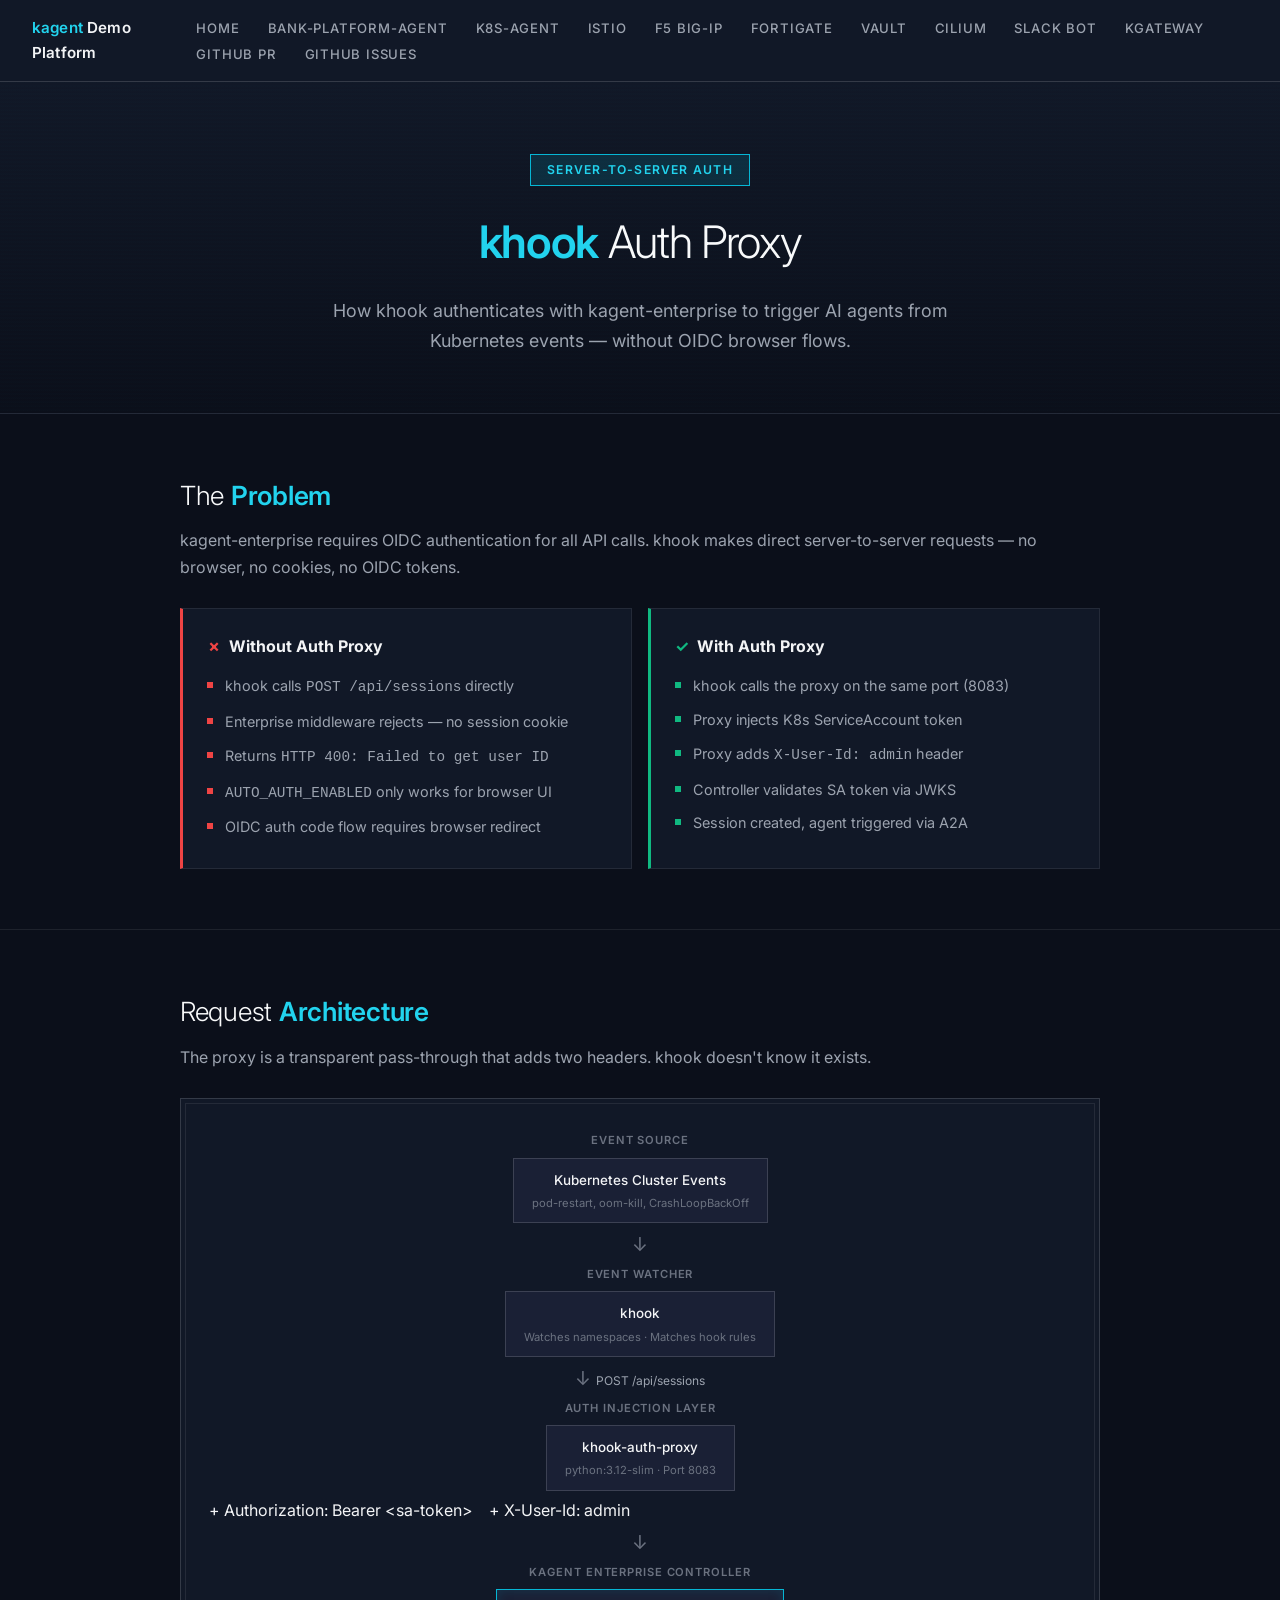
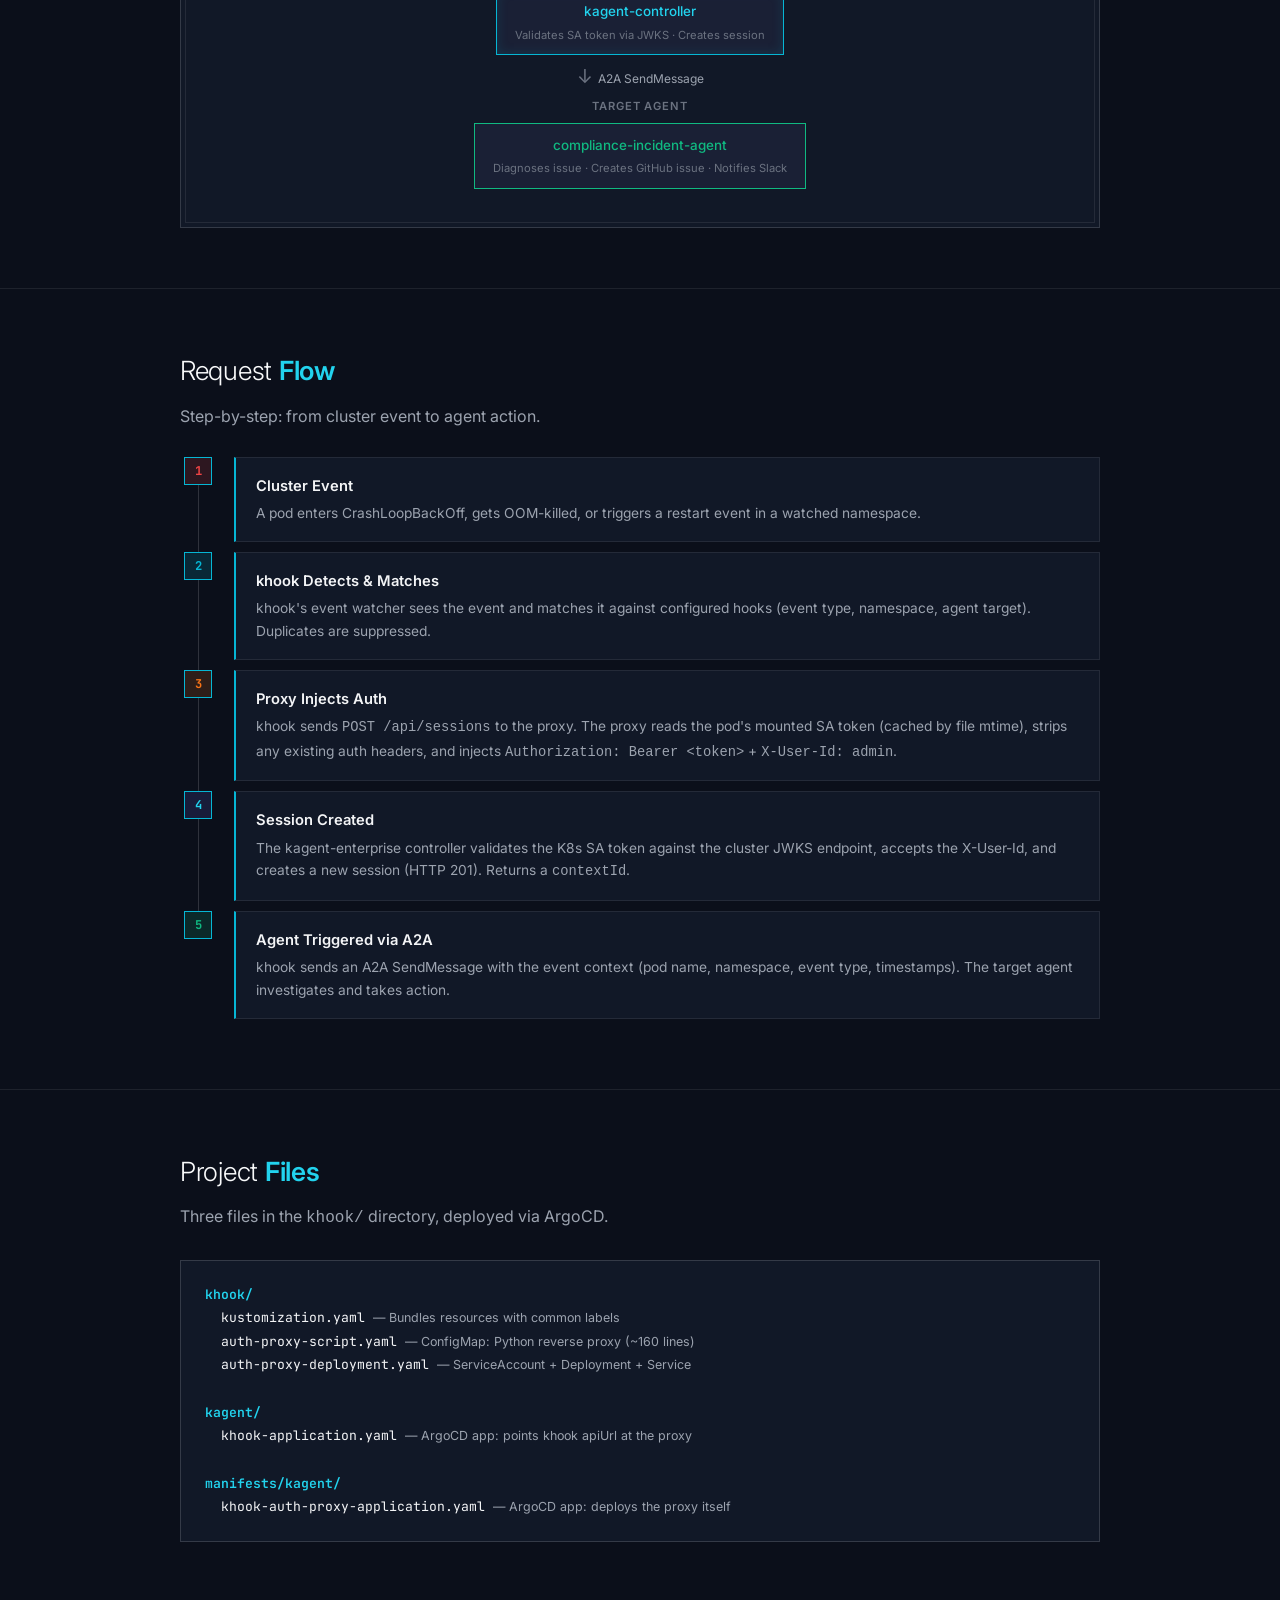
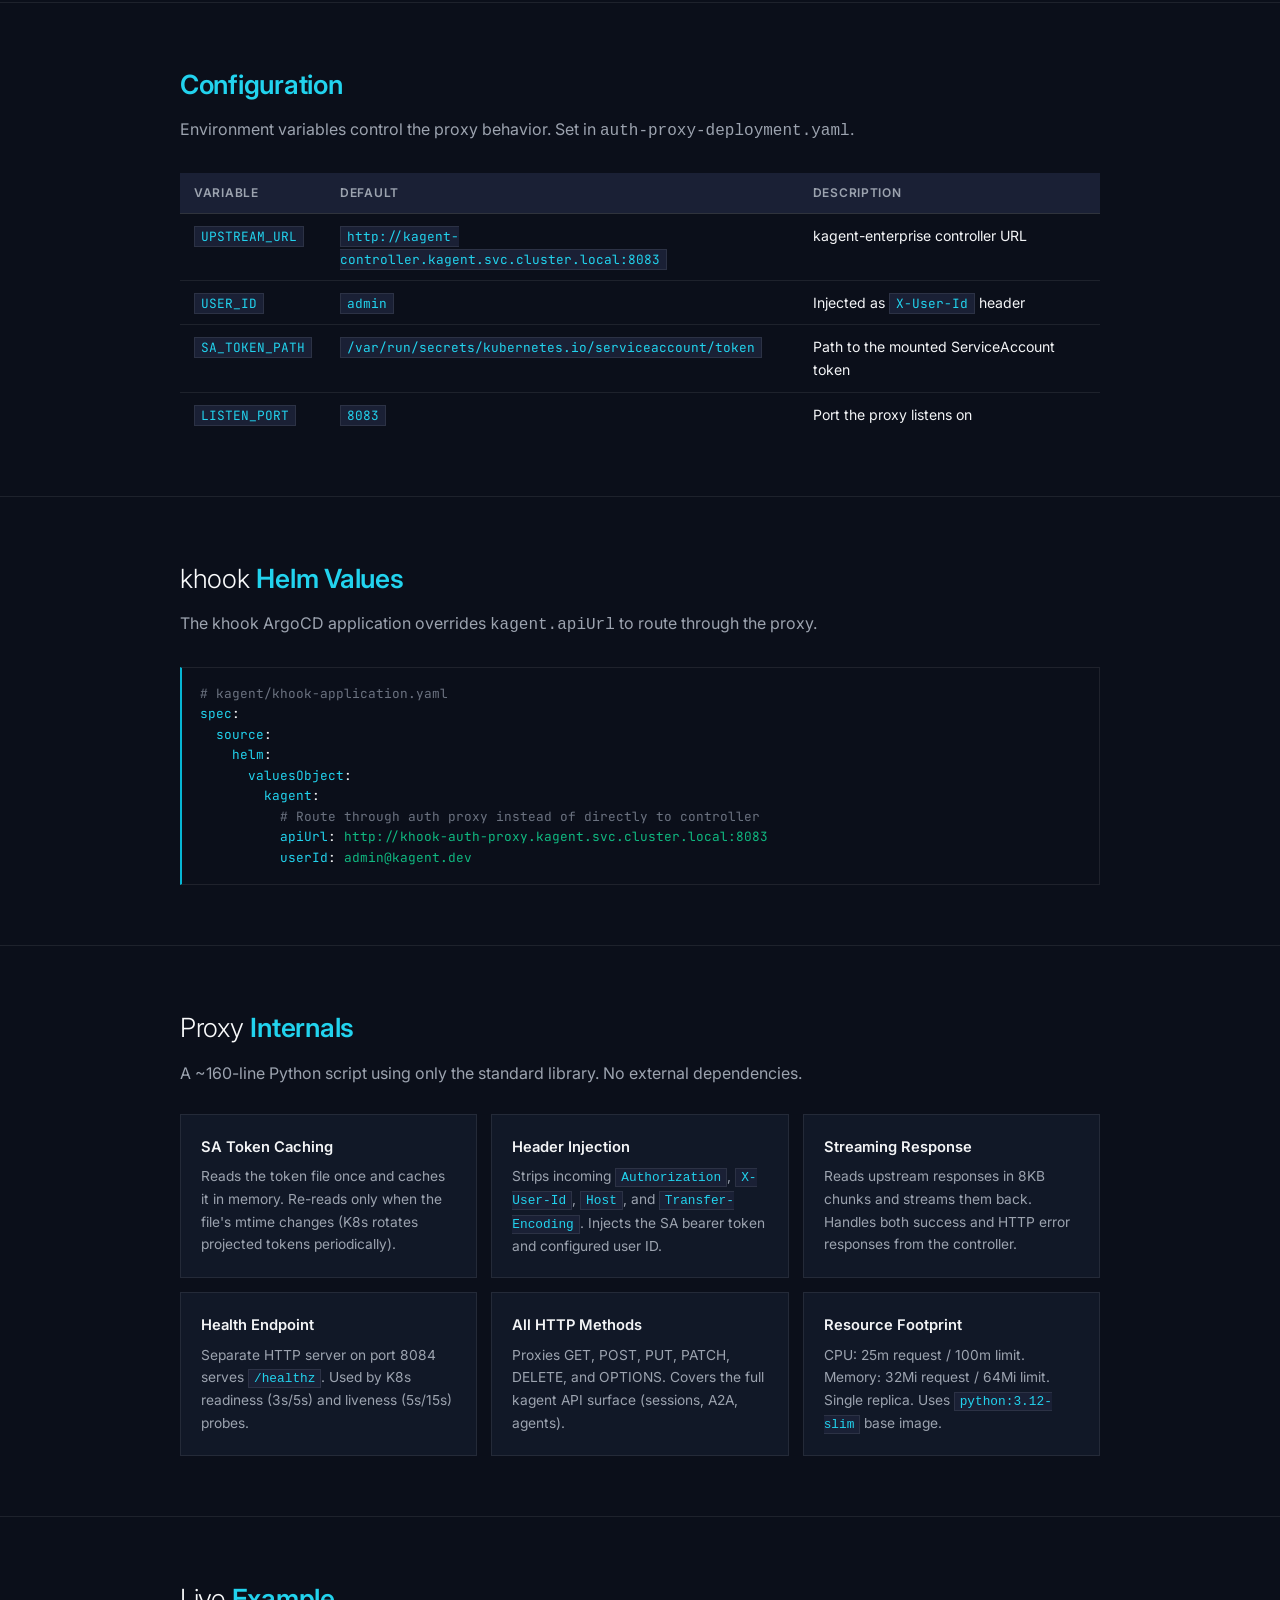
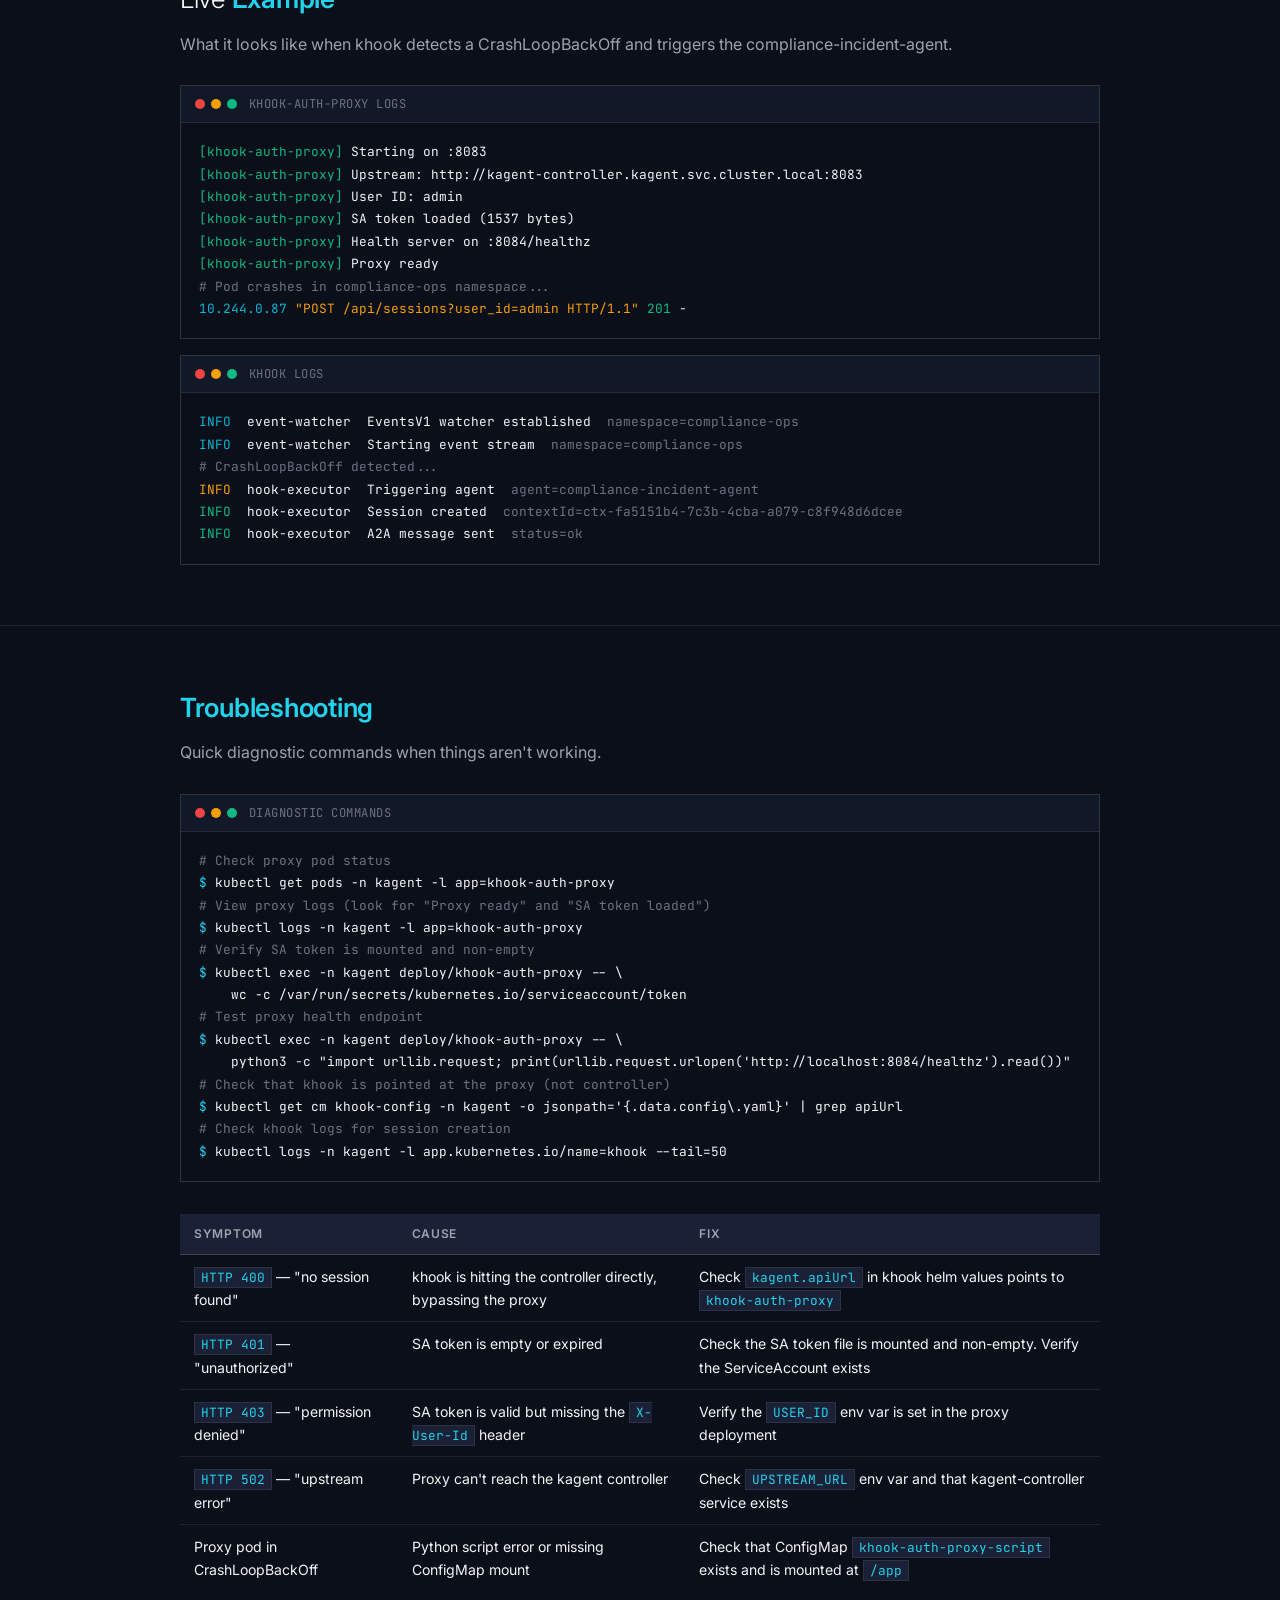
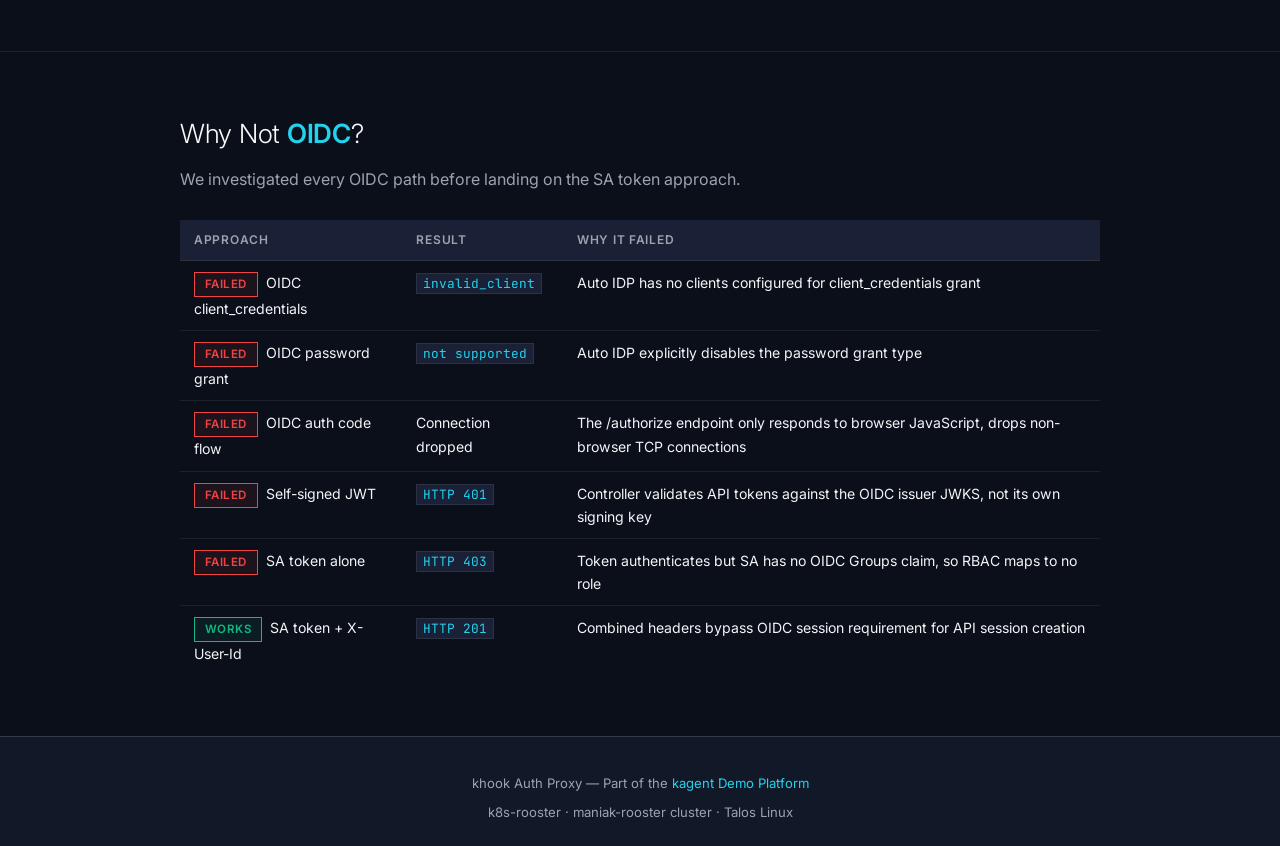
<file: docs/khook-auth-proxy.html>
<!DOCTYPE html>
<html lang="en">
<head>
  <meta charset="UTF-8">
  <meta name="viewport" content="width=device-width, initial-scale=1.0">
  <title>khook Auth Proxy — Documentation</title>
  <link rel="stylesheet" href="paper-theme.css">
</head>
<body>

  <!-- Nav -->
  <nav class="nav">
    <div class="nav-title"><span>kagent</span> Demo Platform</div>
    <div class="nav-links">
      <a href="index.html">Home</a>
      <a href="architecture.html">bank-platform-agent</a>
      <a href="k8s-agent.html">k8s-agent</a>
      <a href="istio-agent.html">Istio</a>
      <a href="f5-bigip-agent.html">F5 BIG-IP</a>
      <a href="fortigate-agent.html">FortiGate</a>
      <a href="vault-agent.html">Vault</a>
      <a href="cilium-crd-agent.html">Cilium</a>
      <a href="slackbot-agent.html">Slack Bot</a>
      <a href="kgateway-agent.html">kgateway</a>
      <a href="github-pr-agent.html">GitHub PR</a>
      <a href="github-issues-agent.html">GitHub Issues</a>
    </div>
  </nav>

  <!-- Hero -->
  <div class="hero">
    <div class="hero-badge">Server-to-Server Auth</div>
    <h1><span>khook</span> Auth Proxy</h1>
    <p>How khook authenticates with kagent-enterprise to trigger AI agents from Kubernetes events &mdash; without OIDC browser flows.</p>
  </div>

  <!-- Problem & Solution -->
  <section>
    <div class="container">
      <h2>The <span>Problem</span></h2>
      <p class="lead">kagent-enterprise requires OIDC authentication for all API calls. khook makes direct server-to-server requests &mdash; no browser, no cookies, no OIDC tokens.</p>

      <div class="ps-grid">
        <div class="ps-card problem" style="border-left: 3px solid var(--red);">
          <h3><span style="color: var(--red);">&#x2717;</span> Without Auth Proxy</h3>
          <ul>
            <li>khook calls <code>POST /api/sessions</code> directly</li>
            <li>Enterprise middleware rejects &mdash; no session cookie</li>
            <li>Returns <code>HTTP 400: Failed to get user ID</code></li>
            <li><code>AUTO_AUTH_ENABLED</code> only works for browser UI</li>
            <li>OIDC auth code flow requires browser redirect</li>
          </ul>
        </div>
        <div class="ps-card solution" style="border-left: 3px solid var(--green);">
          <h3><span style="color: var(--green);">&#x2713;</span> With Auth Proxy</h3>
          <ul>
            <li>khook calls the proxy on the same port (8083)</li>
            <li>Proxy injects K8s ServiceAccount token</li>
            <li>Proxy adds <code>X-User-Id: admin</code> header</li>
            <li>Controller validates SA token via JWKS</li>
            <li>Session created, agent triggered via A2A</li>
          </ul>
        </div>
      </div>
    </div>
  </section>

  <!-- Architecture -->
  <section>
    <div class="container">
      <h2>Request <span>Architecture</span></h2>
      <p class="lead">The proxy is a transparent pass-through that adds two headers. khook doesn't know it exists.</p>

      <div class="arch-diagram">
        <div class="arch-label">Event Source</div>
        <div class="arch-row">
          <div class="arch-box">Kubernetes Cluster Events
            <span class="sub">pod-restart, oom-kill, CrashLoopBackOff</span>
          </div>
        </div>
        <div class="arch-arrow">&darr;</div>

        <div class="arch-label">Event Watcher</div>
        <div class="arch-row">
          <div class="arch-box cyan">khook
            <span class="sub">Watches namespaces &middot; Matches hook rules</span>
          </div>
        </div>
        <div class="arch-arrow">&darr; <span style="font-size: 0.75rem; color: var(--text-muted);">POST /api/sessions</span></div>

        <div class="arch-label">Auth Injection Layer</div>
        <div class="arch-row">
          <div class="arch-box orange">khook-auth-proxy
            <span class="sub">python:3.12-slim &middot; Port 8083</span>
          </div>
        </div>
        <div class="arch-inject-label">+ Authorization: Bearer &lt;sa-token&gt; &nbsp;&nbsp; + X-User-Id: admin</div>
        <div class="arch-arrow">&darr;</div>

        <div class="arch-label">kagent Enterprise Controller</div>
        <div class="arch-row">
          <div class="arch-box accent">kagent-controller
            <span class="sub">Validates SA token via JWKS &middot; Creates session</span>
          </div>
        </div>
        <div class="arch-arrow">&darr; <span style="font-size: 0.75rem; color: var(--text-muted);">A2A SendMessage</span></div>

        <div class="arch-label">Target Agent</div>
        <div class="arch-row">
          <div class="arch-box green">compliance-incident-agent
            <span class="sub">Diagnoses issue &middot; Creates GitHub issue &middot; Notifies Slack</span>
          </div>
        </div>
      </div>
    </div>
  </section>

  <!-- Request Flow -->
  <section>
    <div class="container">
      <h2>Request <span>Flow</span></h2>
      <p class="lead">Step-by-step: from cluster event to agent action.</p>

      <div class="flow-steps">
        <div class="flow-step">
          <div class="flow-step-line">
            <div class="flow-step-dot" style="background: rgba(239, 68, 68, 0.15); color: var(--red);">1</div>
            <div class="flow-step-connector"></div>
          </div>
          <div class="flow-step-content">
            <h4>Cluster Event</h4>
            <p>A pod enters CrashLoopBackOff, gets OOM-killed, or triggers a restart event in a watched namespace.</p>
          </div>
        </div>

        <div class="flow-step">
          <div class="flow-step-line">
            <div class="flow-step-dot" style="background: rgba(6, 182, 212, 0.15); color: var(--cyan);">2</div>
            <div class="flow-step-connector"></div>
          </div>
          <div class="flow-step-content">
            <h4>khook Detects &amp; Matches</h4>
            <p>khook's event watcher sees the event and matches it against configured hooks (event type, namespace, agent target). Duplicates are suppressed.</p>
          </div>
        </div>

        <div class="flow-step">
          <div class="flow-step-line">
            <div class="flow-step-dot" style="background: rgba(249, 115, 22, 0.15); color: var(--orange);">3</div>
            <div class="flow-step-connector"></div>
          </div>
          <div class="flow-step-content">
            <h4>Proxy Injects Auth</h4>
            <p>khook sends <code>POST /api/sessions</code> to the proxy. The proxy reads the pod's mounted SA token (cached by file mtime), strips any existing auth headers, and injects <code>Authorization: Bearer &lt;token&gt;</code> + <code>X-User-Id: admin</code>.</p>
          </div>
        </div>

        <div class="flow-step">
          <div class="flow-step-line">
            <div class="flow-step-dot" style="background: rgba(99, 102, 241, 0.15); color: var(--accent-light);">4</div>
            <div class="flow-step-connector"></div>
          </div>
          <div class="flow-step-content">
            <h4>Session Created</h4>
            <p>The kagent-enterprise controller validates the K8s SA token against the cluster JWKS endpoint, accepts the X-User-Id, and creates a new session (HTTP 201). Returns a <code>contextId</code>.</p>
          </div>
        </div>

        <div class="flow-step">
          <div class="flow-step-line">
            <div class="flow-step-dot" style="background: rgba(16, 185, 129, 0.15); color: var(--green);">5</div>
            <div class="flow-step-connector"></div>
          </div>
          <div class="flow-step-content">
            <h4>Agent Triggered via A2A</h4>
            <p>khook sends an A2A SendMessage with the event context (pod name, namespace, event type, timestamps). The target agent investigates and takes action.</p>
          </div>
        </div>
      </div>
    </div>
  </section>

  <!-- Files -->
  <section>
    <div class="container">
      <h2>Project <span>Files</span></h2>
      <p class="lead">Three files in the <code>khook/</code> directory, deployed via ArgoCD.</p>

      <div class="file-tree">
        <span class="dir">khook/</span><br>
        &nbsp;&nbsp;<span class="file">kustomization.yaml</span> <span class="desc">&mdash; Bundles resources with common labels</span><br>
        &nbsp;&nbsp;<span class="file">auth-proxy-script.yaml</span> <span class="desc">&mdash; ConfigMap: Python reverse proxy (~160 lines)</span><br>
        &nbsp;&nbsp;<span class="file">auth-proxy-deployment.yaml</span> <span class="desc">&mdash; ServiceAccount + Deployment + Service</span><br>
        <br>
        <span class="dir">kagent/</span><br>
        &nbsp;&nbsp;<span class="file">khook-application.yaml</span> <span class="desc">&mdash; ArgoCD app: points khook apiUrl at the proxy</span><br>
        <br>
        <span class="dir">manifests/kagent/</span><br>
        &nbsp;&nbsp;<span class="file">khook-auth-proxy-application.yaml</span> <span class="desc">&mdash; ArgoCD app: deploys the proxy itself</span>
      </div>
    </div>
  </section>

  <!-- Configuration -->
  <section>
    <div class="container">
      <h2><span>Configuration</span></h2>
      <p class="lead">Environment variables control the proxy behavior. Set in <code>auth-proxy-deployment.yaml</code>.</p>

      <table class="data-table">
        <thead>
          <tr>
            <th>Variable</th>
            <th>Default</th>
            <th>Description</th>
          </tr>
        </thead>
        <tbody>
          <tr>
            <td><code>UPSTREAM_URL</code></td>
            <td><code>http://kagent-controller.kagent.svc.cluster.local:8083</code></td>
            <td>kagent-enterprise controller URL</td>
          </tr>
          <tr>
            <td><code>USER_ID</code></td>
            <td><code>admin</code></td>
            <td>Injected as <code>X-User-Id</code> header</td>
          </tr>
          <tr>
            <td><code>SA_TOKEN_PATH</code></td>
            <td><code>/var/run/secrets/kubernetes.io/serviceaccount/token</code></td>
            <td>Path to the mounted ServiceAccount token</td>
          </tr>
          <tr>
            <td><code>LISTEN_PORT</code></td>
            <td><code>8083</code></td>
            <td>Port the proxy listens on</td>
          </tr>
        </tbody>
      </table>
    </div>
  </section>

  <!-- How khook Connects -->
  <section>
    <div class="container">
      <h2>khook <span>Helm Values</span></h2>
      <p class="lead">The khook ArgoCD application overrides <code>kagent.apiUrl</code> to route through the proxy.</p>

      <div class="yaml-block">
        <span class="comment"># kagent/khook-application.yaml</span><br>
        <span class="key">spec</span>:<br>
        &nbsp;&nbsp;<span class="key">source</span>:<br>
        &nbsp;&nbsp;&nbsp;&nbsp;<span class="key">helm</span>:<br>
        &nbsp;&nbsp;&nbsp;&nbsp;&nbsp;&nbsp;<span class="key">valuesObject</span>:<br>
        &nbsp;&nbsp;&nbsp;&nbsp;&nbsp;&nbsp;&nbsp;&nbsp;<span class="key">kagent</span>:<br>
        &nbsp;&nbsp;&nbsp;&nbsp;&nbsp;&nbsp;&nbsp;&nbsp;&nbsp;&nbsp;<span class="comment"># Route through auth proxy instead of directly to controller</span><br>
        &nbsp;&nbsp;&nbsp;&nbsp;&nbsp;&nbsp;&nbsp;&nbsp;&nbsp;&nbsp;<span class="key">apiUrl</span>: <span class="val">http://khook-auth-proxy.kagent.svc.cluster.local:8083</span><br>
        &nbsp;&nbsp;&nbsp;&nbsp;&nbsp;&nbsp;&nbsp;&nbsp;&nbsp;&nbsp;<span class="key">userId</span>: <span class="val">admin@kagent.dev</span>
      </div>
    </div>
  </section>

  <!-- Proxy Internals -->
  <section>
    <div class="container">
      <h2>Proxy <span>Internals</span></h2>
      <p class="lead">A ~160-line Python script using only the standard library. No external dependencies.</p>

      <div class="info-grid">
        <div class="info-card">
          <h3>SA Token Caching</h3>
          <p>Reads the token file once and caches it in memory. Re-reads only when the file's mtime changes (K8s rotates projected tokens periodically).</p>
        </div>
        <div class="info-card">
          <h3>Header Injection</h3>
          <p>Strips incoming <code>Authorization</code>, <code>X-User-Id</code>, <code>Host</code>, and <code>Transfer-Encoding</code>. Injects the SA bearer token and configured user ID.</p>
        </div>
        <div class="info-card">
          <h3>Streaming Response</h3>
          <p>Reads upstream responses in 8KB chunks and streams them back. Handles both success and HTTP error responses from the controller.</p>
        </div>
        <div class="info-card">
          <h3>Health Endpoint</h3>
          <p>Separate HTTP server on port 8084 serves <code>/healthz</code>. Used by K8s readiness (3s/5s) and liveness (5s/15s) probes.</p>
        </div>
        <div class="info-card">
          <h3>All HTTP Methods</h3>
          <p>Proxies GET, POST, PUT, PATCH, DELETE, and OPTIONS. Covers the full kagent API surface (sessions, A2A, agents).</p>
        </div>
        <div class="info-card">
          <h3>Resource Footprint</h3>
          <p>CPU: 25m request / 100m limit. Memory: 32Mi request / 64Mi limit. Single replica. Uses <code>python:3.12-slim</code> base image.</p>
        </div>
      </div>
    </div>
  </section>

  <!-- Live Example -->
  <section>
    <div class="container">
      <h2>Live <span>Example</span></h2>
      <p class="lead">What it looks like when khook detects a CrashLoopBackOff and triggers the compliance-incident-agent.</p>

      <div class="terminal">
        <div class="terminal-header">
          <div class="terminal-dot r"></div>
          <div class="terminal-dot y"></div>
          <div class="terminal-dot g"></div>
          <span class="terminal-title">khook-auth-proxy logs</span>
        </div>
        <div class="terminal-body">
          <span class="line"><span class="green">[khook-auth-proxy]</span> Starting on :8083</span>
          <span class="line"><span class="green">[khook-auth-proxy]</span> Upstream: http://kagent-controller.kagent.svc.cluster.local:8083</span>
          <span class="line"><span class="green">[khook-auth-proxy]</span> User ID: admin</span>
          <span class="line"><span class="green">[khook-auth-proxy]</span> SA token loaded (1537 bytes)</span>
          <span class="line"><span class="green">[khook-auth-proxy]</span> Health server on :8084/healthz</span>
          <span class="line"><span class="green">[khook-auth-proxy]</span> Proxy ready</span>
          <span class="line"></span>
          <span class="line"><span class="muted"># Pod crashes in compliance-ops namespace...</span></span>
          <span class="line"></span>
          <span class="line"><span class="cyan">10.244.0.87</span> <span class="yellow">"POST /api/sessions?user_id=admin HTTP/1.1"</span> <span class="green">201</span> -</span>
        </div>
      </div>

      <div class="terminal" style="margin-top: 16px;">
        <div class="terminal-header">
          <div class="terminal-dot r"></div>
          <div class="terminal-dot y"></div>
          <div class="terminal-dot g"></div>
          <span class="terminal-title">khook logs</span>
        </div>
        <div class="terminal-body">
          <span class="line"><span class="cyan">INFO</span>  event-watcher  EventsV1 watcher established  <span class="muted">namespace=compliance-ops</span></span>
          <span class="line"><span class="cyan">INFO</span>  event-watcher  Starting event stream  <span class="muted">namespace=compliance-ops</span></span>
          <span class="line"></span>
          <span class="line"><span class="muted"># CrashLoopBackOff detected...</span></span>
          <span class="line"></span>
          <span class="line"><span class="yellow">INFO</span>  hook-executor  Triggering agent  <span class="muted">agent=compliance-incident-agent</span></span>
          <span class="line"><span class="green">INFO</span>  hook-executor  Session created  <span class="muted">contextId=ctx-fa5151b4-7c3b-4cba-a079-c8f948d6dcee</span></span>
          <span class="line"><span class="green">INFO</span>  hook-executor  A2A message sent  <span class="muted">status=ok</span></span>
        </div>
      </div>
    </div>
  </section>

  <!-- Troubleshooting -->
  <section>
    <div class="container">
      <h2><span>Troubleshooting</span></h2>
      <p class="lead">Quick diagnostic commands when things aren't working.</p>

      <div class="terminal">
        <div class="terminal-header">
          <div class="terminal-dot r"></div>
          <div class="terminal-dot y"></div>
          <div class="terminal-dot g"></div>
          <span class="terminal-title">diagnostic commands</span>
        </div>
        <div class="terminal-body">
          <span class="line"><span class="muted"># Check proxy pod status</span></span>
          <span class="line"><span class="accent">$</span> kubectl get pods -n kagent -l app=khook-auth-proxy</span>
          <span class="line"></span>
          <span class="line"><span class="muted"># View proxy logs (look for "Proxy ready" and "SA token loaded")</span></span>
          <span class="line"><span class="accent">$</span> kubectl logs -n kagent -l app=khook-auth-proxy</span>
          <span class="line"></span>
          <span class="line"><span class="muted"># Verify SA token is mounted and non-empty</span></span>
          <span class="line"><span class="accent">$</span> kubectl exec -n kagent deploy/khook-auth-proxy -- \</span>
          <span class="line">    wc -c /var/run/secrets/kubernetes.io/serviceaccount/token</span>
          <span class="line"></span>
          <span class="line"><span class="muted"># Test proxy health endpoint</span></span>
          <span class="line"><span class="accent">$</span> kubectl exec -n kagent deploy/khook-auth-proxy -- \</span>
          <span class="line">    python3 -c "import urllib.request; print(urllib.request.urlopen('http://localhost:8084/healthz').read())"</span>
          <span class="line"></span>
          <span class="line"><span class="muted"># Check that khook is pointed at the proxy (not controller)</span></span>
          <span class="line"><span class="accent">$</span> kubectl get cm khook-config -n kagent -o jsonpath='{.data.config\.yaml}' | grep apiUrl</span>
          <span class="line"></span>
          <span class="line"><span class="muted"># Check khook logs for session creation</span></span>
          <span class="line"><span class="accent">$</span> kubectl logs -n kagent -l app.kubernetes.io/name=khook --tail=50</span>
        </div>
      </div>

      <table class="data-table" style="margin-top: 32px;">
        <thead>
          <tr>
            <th>Symptom</th>
            <th>Cause</th>
            <th>Fix</th>
          </tr>
        </thead>
        <tbody>
          <tr>
            <td><code>HTTP 400</code> &mdash; "no session found"</td>
            <td>khook is hitting the controller directly, bypassing the proxy</td>
            <td>Check <code>kagent.apiUrl</code> in khook helm values points to <code>khook-auth-proxy</code></td>
          </tr>
          <tr>
            <td><code>HTTP 401</code> &mdash; "unauthorized"</td>
            <td>SA token is empty or expired</td>
            <td>Check the SA token file is mounted and non-empty. Verify the ServiceAccount exists</td>
          </tr>
          <tr>
            <td><code>HTTP 403</code> &mdash; "permission denied"</td>
            <td>SA token is valid but missing the <code>X-User-Id</code> header</td>
            <td>Verify the <code>USER_ID</code> env var is set in the proxy deployment</td>
          </tr>
          <tr>
            <td><code>HTTP 502</code> &mdash; "upstream error"</td>
            <td>Proxy can't reach the kagent controller</td>
            <td>Check <code>UPSTREAM_URL</code> env var and that kagent-controller service exists</td>
          </tr>
          <tr>
            <td>Proxy pod in CrashLoopBackOff</td>
            <td>Python script error or missing ConfigMap mount</td>
            <td>Check that ConfigMap <code>khook-auth-proxy-script</code> exists and is mounted at <code>/app</code></td>
          </tr>
        </tbody>
      </table>
    </div>
  </section>

  <!-- Why Not OIDC -->
  <section>
    <div class="container">
      <h2>Why Not <span>OIDC</span>?</h2>
      <p class="lead">We investigated every OIDC path before landing on the SA token approach.</p>

      <table class="data-table">
        <thead>
          <tr>
            <th>Approach</th>
            <th>Result</th>
            <th>Why It Failed</th>
          </tr>
        </thead>
        <tbody>
          <tr>
            <td><span class="tag tag-red">Failed</span> &nbsp;OIDC client_credentials</td>
            <td><code>invalid_client</code></td>
            <td>Auto IDP has no clients configured for client_credentials grant</td>
          </tr>
          <tr>
            <td><span class="tag tag-red">Failed</span> &nbsp;OIDC password grant</td>
            <td><code>not supported</code></td>
            <td>Auto IDP explicitly disables the password grant type</td>
          </tr>
          <tr>
            <td><span class="tag tag-red">Failed</span> &nbsp;OIDC auth code flow</td>
            <td>Connection dropped</td>
            <td>The /authorize endpoint only responds to browser JavaScript, drops non-browser TCP connections</td>
          </tr>
          <tr>
            <td><span class="tag tag-red">Failed</span> &nbsp;Self-signed JWT</td>
            <td><code>HTTP 401</code></td>
            <td>Controller validates API tokens against the OIDC issuer JWKS, not its own signing key</td>
          </tr>
          <tr>
            <td><span class="tag tag-red">Failed</span> &nbsp;SA token alone</td>
            <td><code>HTTP 403</code></td>
            <td>Token authenticates but SA has no OIDC Groups claim, so RBAC maps to no role</td>
          </tr>
          <tr>
            <td><span class="tag tag-green">Works</span> &nbsp;SA token + X-User-Id</td>
            <td><code>HTTP 201</code></td>
            <td>Combined headers bypass OIDC session requirement for API session creation</td>
          </tr>
        </tbody>
      </table>
    </div>
  </section>

  <!-- Footer -->
  <footer>
    <p>khook Auth Proxy &mdash; Part of the <a href="index.html">kagent Demo Platform</a></p>
    <p style="margin-top: 8px;">k8s-rooster &middot; maniak-rooster cluster &middot; Talos Linux</p>
  </footer>

</body>
</html>
</file>
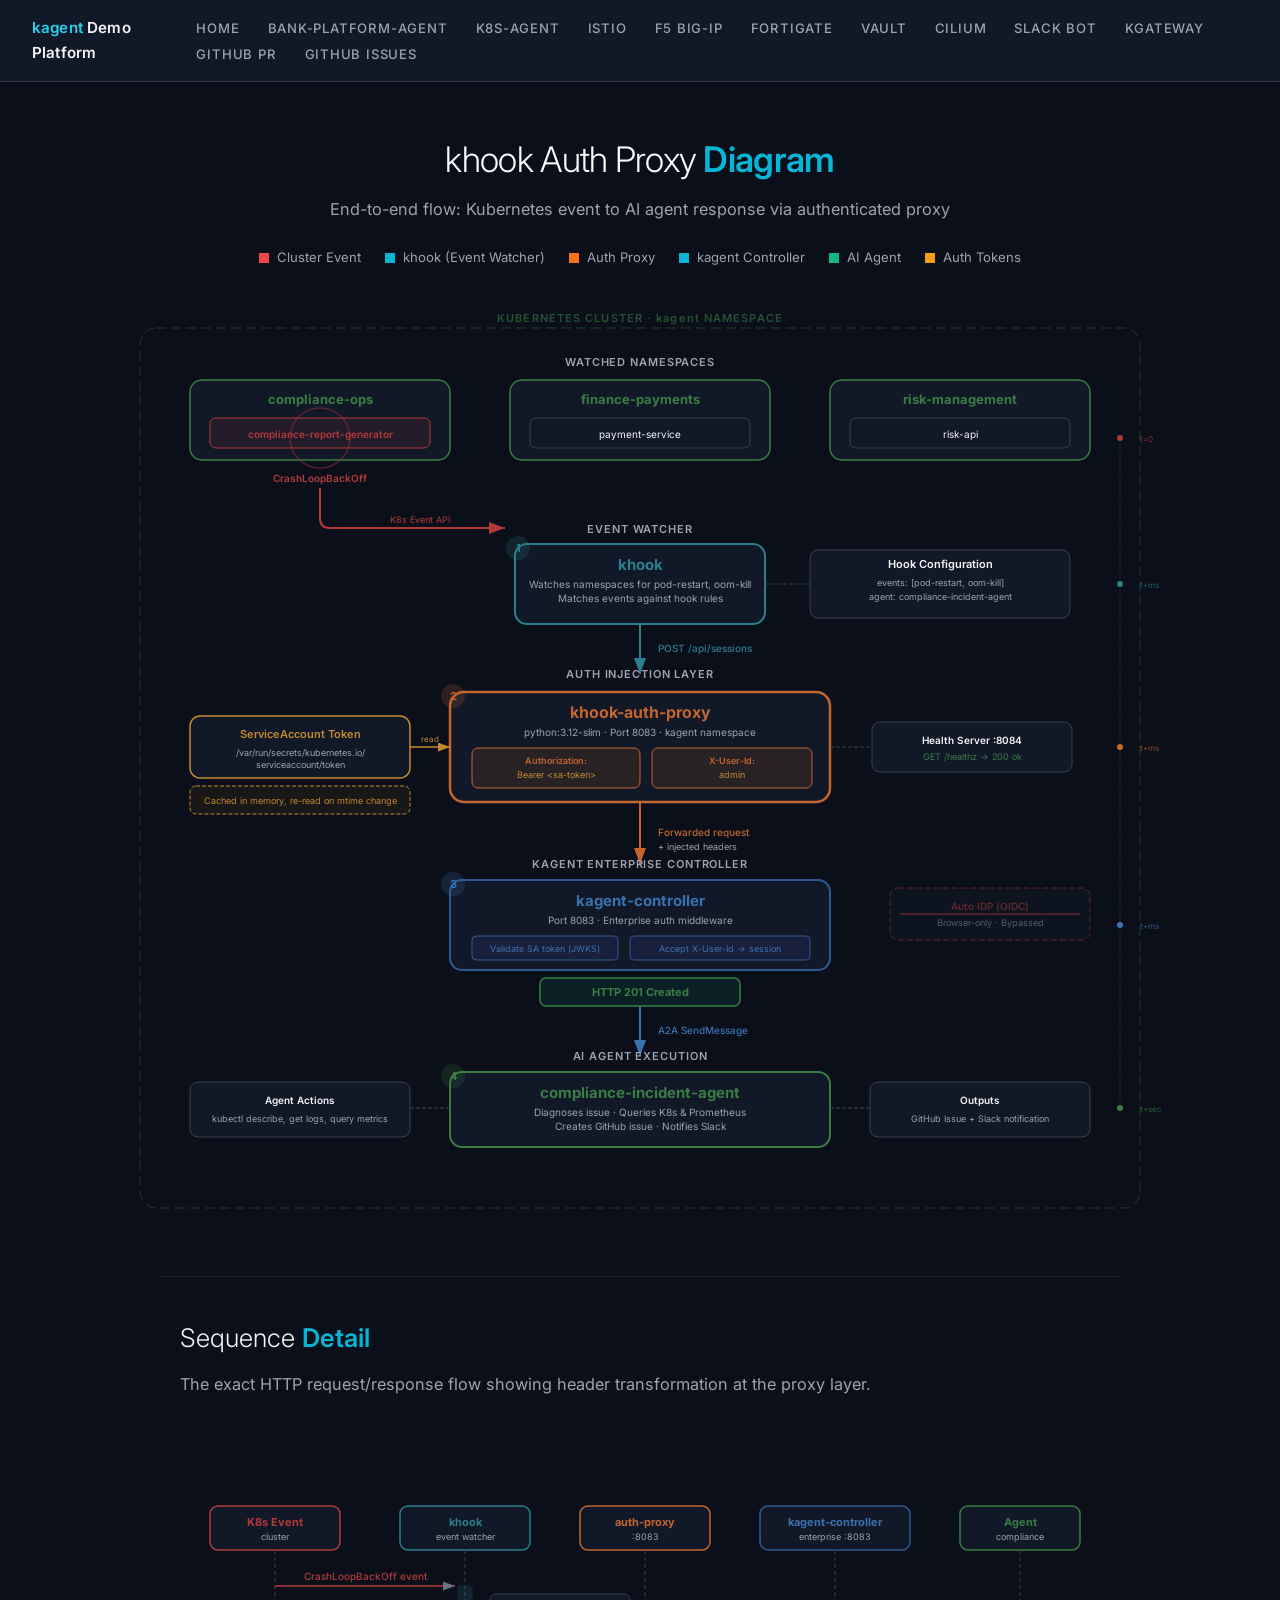
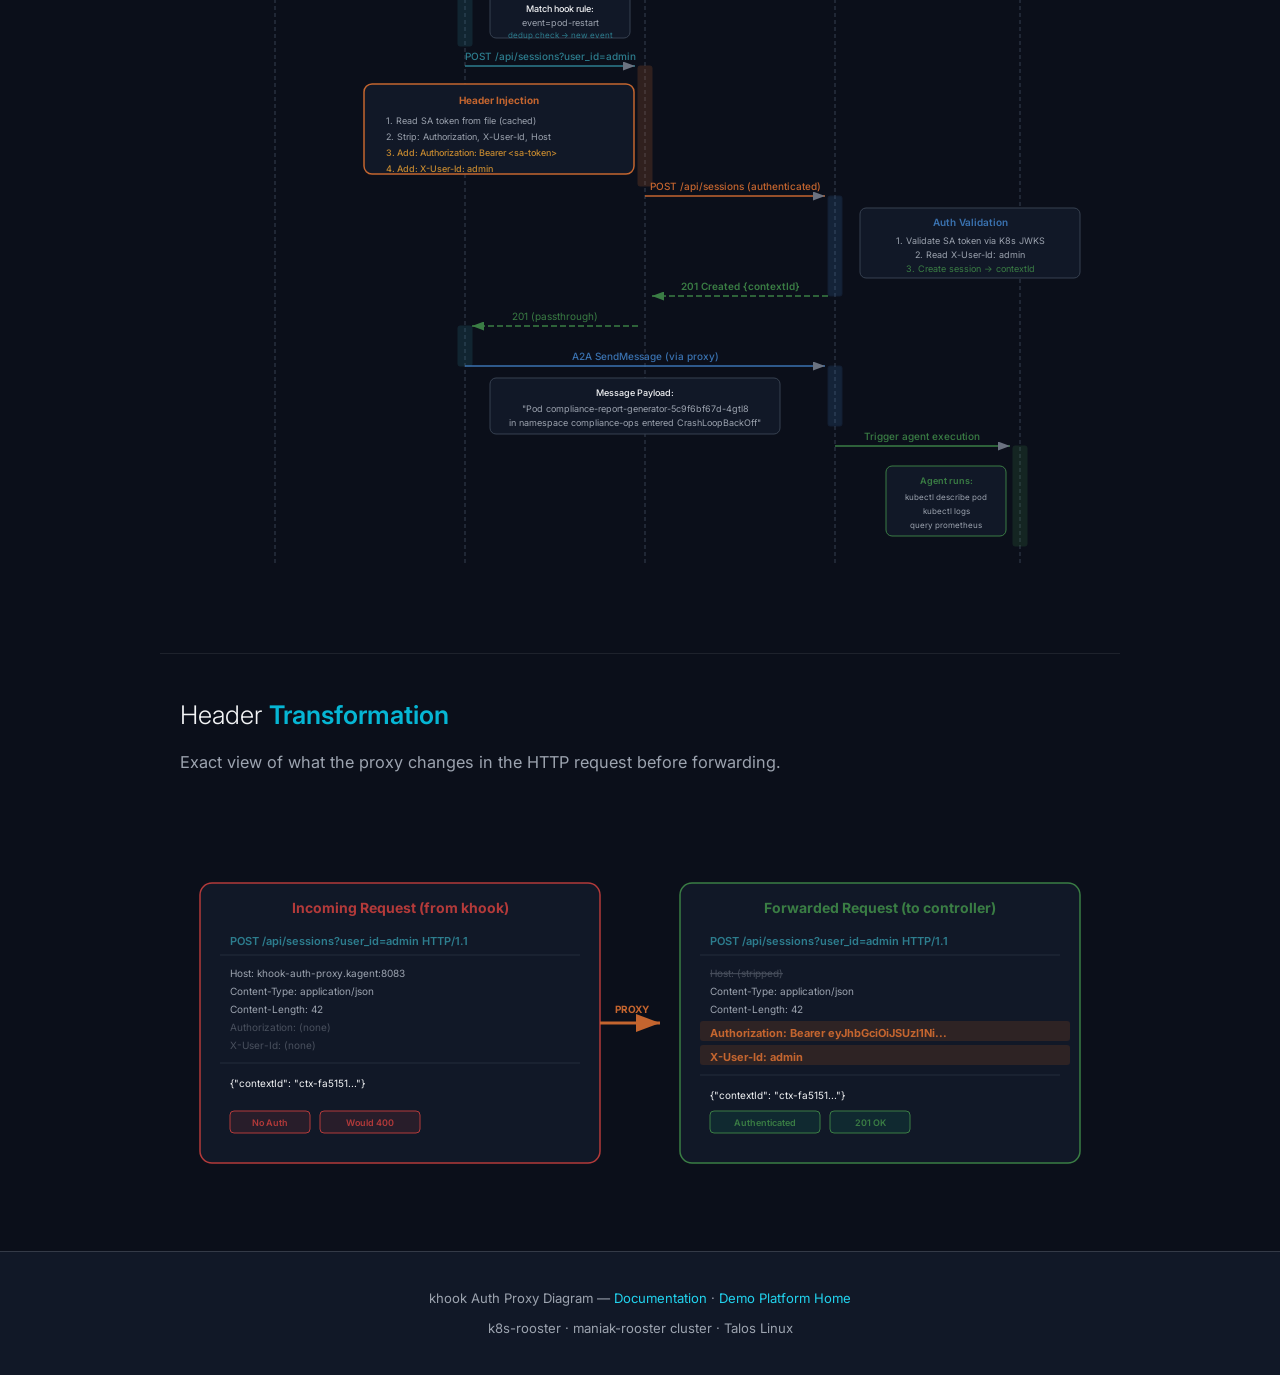
<file: docs/khook-diagram.html>
<!DOCTYPE html>
<html lang="en">
<head>
  <meta charset="UTF-8">
  <meta name="viewport" content="width=device-width, initial-scale=1.0">
  <title>khook Auth Proxy — Diagram</title>
  <link rel="stylesheet" href="paper-theme.css">
  <style>
    /* Page-specific: SVG diagram styles */
    .diagram-wrap { max-width: 1100px; margin: 0 auto; padding: 0 20px 40px; }
    svg { width: 100%; height: auto; }
    .legend { display: flex; justify-content: center; gap: 24px; flex-wrap: wrap; margin-bottom: 40px; }
    .legend-item { display: flex; align-items: center; gap: 8px; font-size: 0.82rem; color: var(--text-muted); }
    .legend-dot { width: 10px; height: 10px; }
    h1 { text-align: center; font-size: 2.2rem; font-weight: 300; padding: 48px 20px 8px; letter-spacing: -0.02em; color: var(--ink); }
    h1 span { color: var(--accent); font-weight: 600; }
    .subtitle { text-align: center; color: var(--text-muted); font-size: 1.02rem; margin-bottom: 24px; }
    .seq-section { max-width: 960px; margin: 0 auto; padding: 40px 20px 60px; border-top: 1px solid var(--border); }
    .seq-section h2 { font-size: 1.6rem; font-weight: 300; margin-bottom: 12px; }
    .seq-section h2 span { color: var(--accent); font-weight: 600; }
    .seq-section > p { color: var(--text-muted); margin-bottom: 28px; font-size: 1.02rem; }
    .seq-wrap { max-width: 960px; margin: 0 auto; padding: 0 20px; }
    .header-detail { max-width: 960px; margin: 0 auto; padding: 40px 20px 60px; border-top: 1px solid var(--border); }
    .header-detail h2 { font-size: 1.6rem; font-weight: 300; margin-bottom: 12px; }
    .header-detail h2 span { color: var(--accent); font-weight: 600; }
    .header-detail > p { color: var(--text-muted); margin-bottom: 28px; font-size: 1.02rem; }
  </style>
</head>
<body>

  <nav class="nav">
    <div class="nav-title"><span>kagent</span> Demo Platform</div>
    <div class="nav-links">
      <a href="index.html">Home</a>
      <a href="architecture.html">bank-platform-agent</a>
      <a href="k8s-agent.html">k8s-agent</a>
      <a href="istio-agent.html">Istio</a>
      <a href="f5-bigip-agent.html">F5 BIG-IP</a>
      <a href="fortigate-agent.html">FortiGate</a>
      <a href="vault-agent.html">Vault</a>
      <a href="cilium-crd-agent.html">Cilium</a>
      <a href="slackbot-agent.html">Slack Bot</a>
      <a href="kgateway-agent.html">kgateway</a>
      <a href="github-pr-agent.html">GitHub PR</a>
      <a href="github-issues-agent.html">GitHub Issues</a>
    </div>
  </nav>

  <h1>khook Auth Proxy <span>Diagram</span></h1>
  <p class="subtitle">End-to-end flow: Kubernetes event to AI agent response via authenticated proxy</p>

  <div class="legend">
    <div class="legend-item"><div class="legend-dot" style="background: var(--red);"></div> Cluster Event</div>
    <div class="legend-item"><div class="legend-dot" style="background: var(--cyan);"></div> khook (Event Watcher)</div>
    <div class="legend-item"><div class="legend-dot" style="background: var(--orange);"></div> Auth Proxy</div>
    <div class="legend-item"><div class="legend-dot" style="background: var(--accent);"></div> kagent Controller</div>
    <div class="legend-item"><div class="legend-dot" style="background: var(--green);"></div> AI Agent</div>
    <div class="legend-item"><div class="legend-dot" style="background: var(--yellow);"></div> Auth Tokens</div>
  </div>

  <!-- ====== MAIN ARCHITECTURE DIAGRAM ====== -->
  <div class="diagram-wrap">
    <svg viewBox="0 0 1060 920" xmlns="http://www.w3.org/2000/svg">
      <defs>
        <marker id="arr" markerWidth="8" markerHeight="6" refX="8" refY="3" orient="auto">
          <path d="M0,0 L8,3 L0,6" fill="#6b7280"/>
        </marker>
        <marker id="arr-red" markerWidth="8" markerHeight="6" refX="8" refY="3" orient="auto">
          <path d="M0,0 L8,3 L0,6" fill="#b33a3a"/>
        </marker>
        <marker id="arr-cyan" markerWidth="8" markerHeight="6" refX="8" refY="3" orient="auto">
          <path d="M0,0 L8,3 L0,6" fill="#2d7d8e"/>
        </marker>
        <marker id="arr-orange" markerWidth="8" markerHeight="6" refX="8" refY="3" orient="auto">
          <path d="M0,0 L8,3 L0,6" fill="#c4652f"/>
        </marker>
        <marker id="arr-accent" markerWidth="8" markerHeight="6" refX="8" refY="3" orient="auto">
          <path d="M0,0 L8,3 L0,6" fill="#3a72b0"/>
        </marker>
        <marker id="arr-green" markerWidth="8" markerHeight="6" refX="8" refY="3" orient="auto">
          <path d="M0,0 L8,3 L0,6" fill="#3a7d44"/>
        </marker>
        <marker id="arr-yellow" markerWidth="8" markerHeight="6" refX="8" refY="3" orient="auto">
          <path d="M0,0 L8,3 L0,6" fill="#c4882f"/>
        </marker>

        <!-- Glow filters -->
        <filter id="glow-red" x="-20%" y="-20%" width="140%" height="140%">
          <feGaussianBlur in="SourceGraphic" stdDeviation="3" result="blur"/>
          <feMerge><feMergeNode in="blur"/><feMergeNode in="SourceGraphic"/></feMerge>
        </filter>
        <filter id="glow-orange" x="-20%" y="-20%" width="140%" height="140%">
          <feGaussianBlur in="SourceGraphic" stdDeviation="2" result="blur"/>
          <feMerge><feMergeNode in="blur"/><feMergeNode in="SourceGraphic"/></feMerge>
        </filter>
      </defs>

      <!-- ======== KUBERNETES CLUSTER BOUNDARY ======== -->
      <rect x="30" y="20" width="1000" height="880" rx="16" fill="none" stroke="#3a7d44" stroke-width="1" stroke-dasharray="10,5" opacity="0.4"/>
      <text x="530" y="14" text-anchor="middle" fill="#3a7d44" font-size="11" font-weight="600" letter-spacing="0.1em" opacity="0.6">KUBERNETES CLUSTER &middot; kagent NAMESPACE</text>

      <!-- ======== ROW 1: EVENT SOURCE ======== -->
      <text x="530" y="58" text-anchor="middle" fill="#9ca3af" font-size="11" font-weight="600" letter-spacing="0.08em">WATCHED NAMESPACES</text>

      <!-- compliance-ops namespace -->
      <rect x="80" y="72" width="260" height="80" rx="12" fill="#111827" stroke="#3a7d44" stroke-width="1.5"/>
      <text x="210" y="96" text-anchor="middle" fill="#3a7d44" font-size="13" font-weight="700">compliance-ops</text>
      <rect x="100" y="110" width="220" height="30" rx="6" fill="rgba(239,68,68,0.08)" stroke="#b33a3a" stroke-width="1"/>
      <text x="210" y="130" text-anchor="middle" fill="#b33a3a" font-size="10" font-weight="600">compliance-report-generator</text>

      <!-- finance-payments namespace -->
      <rect x="400" y="72" width="260" height="80" rx="12" fill="#111827" stroke="#3a7d44" stroke-width="1.5"/>
      <text x="530" y="96" text-anchor="middle" fill="#3a7d44" font-size="13" font-weight="700">finance-payments</text>
      <rect x="420" y="110" width="220" height="30" rx="6" fill="#111827" stroke="#374151" stroke-width="1"/>
      <text x="530" y="130" text-anchor="middle" fill="#f3f4f6" font-size="10">payment-service</text>

      <!-- risk-management namespace -->
      <rect x="720" y="72" width="260" height="80" rx="12" fill="#111827" stroke="#3a7d44" stroke-width="1.5"/>
      <text x="850" y="96" text-anchor="middle" fill="#3a7d44" font-size="13" font-weight="700">risk-management</text>
      <rect x="740" y="110" width="220" height="30" rx="6" fill="#111827" stroke="#374151" stroke-width="1"/>
      <text x="850" y="130" text-anchor="middle" fill="#f3f4f6" font-size="10">risk-api</text>

      <!-- ======== CRASH EVENT ======== -->
      <!-- Animated crash icon -->
      <circle cx="210" cy="130" r="0" fill="none" stroke="#b33a3a" stroke-width="1.5" opacity="0">
        <animate attributeName="r" values="0;30;30" dur="3s" repeatCount="indefinite"/>
        <animate attributeName="opacity" values="0;0.6;0" dur="3s" repeatCount="indefinite"/>
      </circle>

      <!-- Event emanating -->
      <text x="210" y="174" text-anchor="middle" fill="#b33a3a" font-size="10" font-weight="600">CrashLoopBackOff</text>

      <!-- Arrow: Event -> khook -->
      <path d="M 210 180 L 210 210 Q 210 220 220 220 L 395 220" stroke="#b33a3a" stroke-width="2" fill="none" marker-end="url(#arr-red)"/>
      <text x="310" y="215" text-anchor="middle" fill="#b33a3a" font-size="9">K8s Event API</text>

      <!-- ======== ROW 2: KHOOK ======== -->
      <text x="530" y="225" text-anchor="middle" fill="#9ca3af" font-size="11" font-weight="600" letter-spacing="0.08em">EVENT WATCHER</text>

      <!-- khook box -->
      <rect x="405" y="236" width="250" height="80" rx="12" fill="#111827" stroke="#2d7d8e" stroke-width="2"/>
      <text x="530" y="262" text-anchor="middle" fill="#2d7d8e" font-size="15" font-weight="700">khook</text>
      <text x="530" y="280" text-anchor="middle" fill="#9ca3af" font-size="10">Watches namespaces for pod-restart, oom-kill</text>
      <text x="530" y="294" text-anchor="middle" fill="#9ca3af" font-size="10">Matches events against hook rules</text>

      <!-- Hook config callout -->
      <rect x="700" y="242" width="260" height="68" rx="8" fill="#111827" stroke="#374151" stroke-width="1"/>
      <text x="830" y="260" text-anchor="middle" fill="#f3f4f6" font-size="11" font-weight="600">Hook Configuration</text>
      <text x="830" y="278" text-anchor="middle" fill="#9ca3af" font-size="9">events: [pod-restart, oom-kill]</text>
      <text x="830" y="292" text-anchor="middle" fill="#9ca3af" font-size="9">agent: compliance-incident-agent</text>
      <line x1="655" y1="276" x2="700" y2="276" stroke="#374151" stroke-width="1" stroke-dasharray="4,2"/>

      <!-- Step 1 badge -->
      <circle cx="408" cy="240" r="12" fill="#2d7d8e" opacity="0.2"/>
      <text x="408" y="244" text-anchor="middle" fill="#2d7d8e" font-size="11" font-weight="700">1</text>

      <!-- ======== ARROW: khook -> proxy ======== -->
      <line x1="530" y1="316" x2="530" y2="366" stroke="#2d7d8e" stroke-width="2" marker-end="url(#arr-cyan)"/>
      <text x="548" y="344" fill="#2d7d8e" font-size="10" font-weight="500">POST /api/sessions</text>

      <!-- ======== ROW 3: AUTH PROXY (the star) ======== -->
      <text x="530" y="370" text-anchor="middle" fill="#9ca3af" font-size="11" font-weight="600" letter-spacing="0.08em">AUTH INJECTION LAYER</text>

      <!-- Proxy box with glow -->
      <rect x="340" y="384" width="380" height="110" rx="14" fill="#111827" stroke="#c4652f" stroke-width="2.5"/>

      <!-- Proxy title -->
      <text x="530" y="410" text-anchor="middle" fill="#c4652f" font-size="16" font-weight="700">khook-auth-proxy</text>
      <text x="530" y="428" text-anchor="middle" fill="#9ca3af" font-size="10">python:3.12-slim &middot; Port 8083 &middot; kagent namespace</text>

      <!-- Header injection visualization -->
      <rect x="362" y="440" width="168" height="40" rx="6" fill="rgba(249,115,22,0.1)" stroke="#c4652f" stroke-width="1"/>
      <text x="446" y="456" text-anchor="middle" fill="#c4652f" font-size="9" font-weight="600">Authorization:</text>
      <text x="446" y="470" text-anchor="middle" fill="#c4882f" font-size="9">Bearer &lt;sa-token&gt;</text>

      <rect x="542" y="440" width="160" height="40" rx="6" fill="rgba(249,115,22,0.1)" stroke="#c4652f" stroke-width="1"/>
      <text x="622" y="456" text-anchor="middle" fill="#c4652f" font-size="9" font-weight="600">X-User-Id:</text>
      <text x="622" y="470" text-anchor="middle" fill="#c4882f" font-size="9">admin</text>

      <!-- Step 2 badge -->
      <circle cx="343" cy="388" r="12" fill="#c4652f" opacity="0.2"/>
      <text x="343" y="392" text-anchor="middle" fill="#c4652f" font-size="11" font-weight="700">2</text>

      <!-- SA token source arrow -->
      <rect x="80" y="408" width="220" height="62" rx="10" fill="#111827" stroke="#c4882f" stroke-width="1.5"/>
      <text x="190" y="430" text-anchor="middle" fill="#c4882f" font-size="11" font-weight="600">ServiceAccount Token</text>
      <text x="190" y="448" text-anchor="middle" fill="#9ca3af" font-size="9">/var/run/secrets/kubernetes.io/</text>
      <text x="190" y="460" text-anchor="middle" fill="#9ca3af" font-size="9">serviceaccount/token</text>
      <line x1="300" y1="439" x2="340" y2="439" stroke="#c4882f" stroke-width="1.5" marker-end="url(#arr-yellow)"/>
      <text x="320" y="434" text-anchor="middle" fill="#c4882f" font-size="8">read</text>

      <!-- Token cache note -->
      <rect x="80" y="478" width="220" height="28" rx="6" fill="rgba(245,158,11,0.06)" stroke="#c4882f" stroke-width="1" stroke-dasharray="4,2"/>
      <text x="190" y="496" text-anchor="middle" fill="#c4882f" font-size="9">Cached in memory, re-read on mtime change</text>

      <!-- Health check -->
      <rect x="762" y="414" width="200" height="50" rx="8" fill="#111827" stroke="#374151" stroke-width="1"/>
      <text x="862" y="436" text-anchor="middle" fill="#f3f4f6" font-size="10" font-weight="600">Health Server :8084</text>
      <text x="862" y="452" text-anchor="middle" fill="#3a7d44" font-size="9">GET /healthz &rarr; 200 ok</text>
      <line x1="720" y1="439" x2="762" y2="439" stroke="#374151" stroke-width="1" stroke-dasharray="4,2"/>

      <!-- ======== ARROW: proxy -> controller ======== -->
      <line x1="530" y1="494" x2="530" y2="556" stroke="#c4652f" stroke-width="2" marker-end="url(#arr-orange)"/>
      <text x="548" y="528" fill="#c4652f" font-size="10" font-weight="500">Forwarded request</text>
      <text x="548" y="542" fill="#9ca3af" font-size="9">+ injected headers</text>

      <!-- ======== ROW 4: KAGENT CONTROLLER ======== -->
      <text x="530" y="560" text-anchor="middle" fill="#9ca3af" font-size="11" font-weight="600" letter-spacing="0.08em">KAGENT ENTERPRISE CONTROLLER</text>

      <rect x="340" y="572" width="380" height="90" rx="12" fill="#111827" stroke="#2d5a8e" stroke-width="2"/>
      <text x="530" y="598" text-anchor="middle" fill="#3a72b0" font-size="15" font-weight="700">kagent-controller</text>
      <text x="530" y="616" text-anchor="middle" fill="#9ca3af" font-size="10">Port 8083 &middot; Enterprise auth middleware</text>

      <!-- Auth validation steps -->
      <rect x="362" y="628" width="146" height="24" rx="4" fill="rgba(99,102,241,0.1)" stroke="#2d5a8e" stroke-width="1"/>
      <text x="435" y="644" text-anchor="middle" fill="#3a72b0" font-size="9">Validate SA token (JWKS)</text>

      <rect x="520" y="628" width="180" height="24" rx="4" fill="rgba(99,102,241,0.1)" stroke="#2d5a8e" stroke-width="1"/>
      <text x="610" y="644" text-anchor="middle" fill="#3a72b0" font-size="9">Accept X-User-Id &rarr; session</text>

      <!-- Step 3 badge -->
      <circle cx="343" cy="576" r="12" fill="#3a72b0" opacity="0.2"/>
      <text x="343" y="580" text-anchor="middle" fill="#3a72b0" font-size="11" font-weight="700">3</text>

      <!-- OIDC IDP (crossed out) -->
      <rect x="780" y="580" width="200" height="52" rx="8" fill="#111827" stroke="#b33a3a" stroke-width="1" stroke-dasharray="6,3" opacity="0.5"/>
      <text x="880" y="602" text-anchor="middle" fill="#b33a3a" font-size="10" font-weight="600" opacity="0.5">Auto IDP (OIDC)</text>
      <text x="880" y="618" text-anchor="middle" fill="#9ca3af" font-size="9" opacity="0.5">Browser-only &middot; Bypassed</text>
      <!-- Strike-through line -->
      <line x1="790" y1="606" x2="970" y2="606" stroke="#b33a3a" stroke-width="1.5" opacity="0.5"/>

      <!-- 201 Created response -->
      <rect x="430" y="670" width="200" height="28" rx="6" fill="rgba(16,185,129,0.1)" stroke="#3a7d44" stroke-width="1.5"/>
      <text x="530" y="688" text-anchor="middle" fill="#3a7d44" font-size="11" font-weight="700">HTTP 201 Created</text>

      <!-- ======== ARROW: controller -> agent ======== -->
      <line x1="530" y1="698" x2="530" y2="748" stroke="#3a72b0" stroke-width="2" marker-end="url(#arr-accent)"/>
      <text x="548" y="726" fill="#3a72b0" font-size="10" font-weight="500">A2A SendMessage</text>

      <!-- ======== ROW 5: TARGET AGENT ======== -->
      <text x="530" y="752" text-anchor="middle" fill="#9ca3af" font-size="11" font-weight="600" letter-spacing="0.08em">AI AGENT EXECUTION</text>

      <rect x="340" y="764" width="380" height="75" rx="12" fill="#111827" stroke="#3a7d44" stroke-width="2"/>
      <text x="530" y="790" text-anchor="middle" fill="#3a7d44" font-size="15" font-weight="700">compliance-incident-agent</text>
      <text x="530" y="808" text-anchor="middle" fill="#9ca3af" font-size="10">Diagnoses issue &middot; Queries K8s &amp; Prometheus</text>
      <text x="530" y="822" text-anchor="middle" fill="#9ca3af" font-size="10">Creates GitHub issue &middot; Notifies Slack</text>

      <!-- Step 4 badge -->
      <circle cx="343" cy="768" r="12" fill="#3a7d44" opacity="0.2"/>
      <text x="343" y="772" text-anchor="middle" fill="#3a7d44" font-size="11" font-weight="700">4</text>

      <!-- Agent outputs -->
      <rect x="80" y="774" width="220" height="55" rx="8" fill="#111827" stroke="#374151" stroke-width="1"/>
      <text x="190" y="796" text-anchor="middle" fill="#f3f4f6" font-size="10" font-weight="600">Agent Actions</text>
      <text x="190" y="814" text-anchor="middle" fill="#9ca3af" font-size="9">kubectl describe, get logs, query metrics</text>

      <rect x="760" y="774" width="220" height="55" rx="8" fill="#111827" stroke="#374151" stroke-width="1"/>
      <text x="870" y="796" text-anchor="middle" fill="#f3f4f6" font-size="10" font-weight="600">Outputs</text>
      <text x="870" y="814" text-anchor="middle" fill="#9ca3af" font-size="9">GitHub Issue + Slack notification</text>

      <line x1="340" y1="800" x2="300" y2="800" stroke="#374151" stroke-width="1" stroke-dasharray="4,2"/>
      <line x1="720" y1="800" x2="760" y2="800" stroke="#374151" stroke-width="1" stroke-dasharray="4,2"/>

      <!-- ======== TIMING ANNOTATIONS ======== -->
      <!-- Vertical timeline on the right -->
      <line x1="1010" y1="130" x2="1010" y2="800" stroke="#374151" stroke-width="1" stroke-dasharray="4,2" opacity="0.5"/>
      <circle cx="1010" cy="130" r="3" fill="#b33a3a"/>
      <text x="1030" y="134" fill="#b33a3a" font-size="8" opacity="0.7">t=0</text>
      <circle cx="1010" cy="276" r="3" fill="#2d7d8e"/>
      <text x="1030" y="280" fill="#2d7d8e" font-size="8" opacity="0.7">t+ms</text>
      <circle cx="1010" cy="439" r="3" fill="#c4652f"/>
      <text x="1030" y="443" fill="#c4652f" font-size="8" opacity="0.7">t+ms</text>
      <circle cx="1010" cy="617" r="3" fill="#3a72b0"/>
      <text x="1030" y="621" fill="#3a72b0" font-size="8" opacity="0.7">t+ms</text>
      <circle cx="1010" cy="800" r="3" fill="#3a7d44"/>
      <text x="1030" y="804" fill="#3a7d44" font-size="8" opacity="0.7">t+sec</text>
    </svg>
  </div>

  <!-- ====== SEQUENCE DIAGRAM ====== -->
  <div class="seq-section">
    <h2>Sequence <span>Detail</span></h2>
    <p>The exact HTTP request/response flow showing header transformation at the proxy layer.</p>
  </div>

  <div class="seq-wrap" style="padding-bottom: 60px;">
    <svg viewBox="0 0 920 700" xmlns="http://www.w3.org/2000/svg">
      <defs>
        <marker id="seq-arr" markerWidth="8" markerHeight="6" refX="8" refY="3" orient="auto">
          <path d="M0,0 L8,3 L0,6" fill="#6b7280"/>
        </marker>
        <marker id="seq-arr-ret" markerWidth="8" markerHeight="6" refX="8" refY="3" orient="auto">
          <path d="M0,0 L8,3 L0,6" fill="#3a7d44"/>
        </marker>
      </defs>

      <!-- Participants -->
      <rect x="30" y="20" width="130" height="44" rx="8" fill="#111827" stroke="#b33a3a" stroke-width="1.5"/>
      <text x="95" y="40" text-anchor="middle" fill="#b33a3a" font-size="11" font-weight="700">K8s Event</text>
      <text x="95" y="54" text-anchor="middle" fill="#9ca3af" font-size="9">cluster</text>

      <rect x="220" y="20" width="130" height="44" rx="8" fill="#111827" stroke="#2d7d8e" stroke-width="1.5"/>
      <text x="285" y="40" text-anchor="middle" fill="#2d7d8e" font-size="11" font-weight="700">khook</text>
      <text x="285" y="54" text-anchor="middle" fill="#9ca3af" font-size="9">event watcher</text>

      <rect x="400" y="20" width="130" height="44" rx="8" fill="#111827" stroke="#c4652f" stroke-width="1.5"/>
      <text x="465" y="40" text-anchor="middle" fill="#c4652f" font-size="11" font-weight="700">auth-proxy</text>
      <text x="465" y="54" text-anchor="middle" fill="#9ca3af" font-size="9">:8083</text>

      <rect x="580" y="20" width="150" height="44" rx="8" fill="#111827" stroke="#2d5a8e" stroke-width="1.5"/>
      <text x="655" y="40" text-anchor="middle" fill="#3a72b0" font-size="11" font-weight="700">kagent-controller</text>
      <text x="655" y="54" text-anchor="middle" fill="#9ca3af" font-size="9">enterprise :8083</text>

      <rect x="780" y="20" width="120" height="44" rx="8" fill="#111827" stroke="#3a7d44" stroke-width="1.5"/>
      <text x="840" y="40" text-anchor="middle" fill="#3a7d44" font-size="11" font-weight="700">Agent</text>
      <text x="840" y="54" text-anchor="middle" fill="#9ca3af" font-size="9">compliance</text>

      <!-- Lifelines -->
      <line x1="95" y1="64" x2="95" y2="680" stroke="#374151" stroke-width="1" stroke-dasharray="4,3"/>
      <line x1="285" y1="64" x2="285" y2="680" stroke="#374151" stroke-width="1" stroke-dasharray="4,3"/>
      <line x1="465" y1="64" x2="465" y2="680" stroke="#374151" stroke-width="1" stroke-dasharray="4,3"/>
      <line x1="655" y1="64" x2="655" y2="680" stroke="#374151" stroke-width="1" stroke-dasharray="4,3"/>
      <line x1="840" y1="64" x2="840" y2="680" stroke="#374151" stroke-width="1" stroke-dasharray="4,3"/>

      <!-- 1. CrashLoopBackOff event -->
      <line x1="95" y1="100" x2="275" y2="100" stroke="#b33a3a" stroke-width="1.5" marker-end="url(#seq-arr)"/>
      <text x="185" y="94" text-anchor="middle" fill="#b33a3a" font-size="10" font-weight="500">CrashLoopBackOff event</text>

      <!-- Activation box on khook -->
      <rect x="278" y="100" width="14" height="60" rx="2" fill="#2d7d8e" opacity="0.2" stroke="#2d7d8e" stroke-width="1"/>

      <!-- Note: khook matches hook -->
      <rect x="310" y="108" width="140" height="44" rx="6" fill="#111827" stroke="#374151" stroke-width="1"/>
      <text x="380" y="126" text-anchor="middle" fill="#f3f4f6" font-size="9" font-weight="500">Match hook rule:</text>
      <text x="380" y="140" text-anchor="middle" fill="#9ca3af" font-size="9">event=pod-restart</text>
      <text x="380" y="152" text-anchor="middle" fill="#2d7d8e" font-size="8">dedup check &rarr; new event</text>

      <!-- 2. khook -> proxy: POST /api/sessions -->
      <line x1="285" y1="180" x2="455" y2="180" stroke="#2d7d8e" stroke-width="1.5" marker-end="url(#seq-arr)"/>
      <text x="370" y="174" text-anchor="middle" fill="#2d7d8e" font-size="10" font-weight="500">POST /api/sessions?user_id=admin</text>

      <!-- Activation box on proxy -->
      <rect x="458" y="180" width="14" height="120" rx="2" fill="#c4652f" opacity="0.2" stroke="#c4652f" stroke-width="1"/>

      <!-- Note: proxy header injection -->
      <rect x="184" y="198" width="270" height="90" rx="8" fill="#111827" stroke="#c4652f" stroke-width="1.5"/>
      <text x="319" y="218" text-anchor="middle" fill="#c4652f" font-size="10" font-weight="700">Header Injection</text>

      <text x="206" y="238" fill="#9ca3af" font-size="9">1. Read SA token from file (cached)</text>
      <text x="206" y="254" fill="#9ca3af" font-size="9">2. Strip: Authorization, X-User-Id, Host</text>
      <text x="206" y="270" fill="#c4882f" font-size="9" font-weight="500">3. Add: Authorization: Bearer &lt;sa-token&gt;</text>
      <text x="206" y="286" fill="#c4882f" font-size="9" font-weight="500">4. Add: X-User-Id: admin</text>

      <!-- 3. proxy -> controller: forwarded request -->
      <line x1="465" y1="310" x2="645" y2="310" stroke="#c4652f" stroke-width="1.5" marker-end="url(#seq-arr)"/>
      <text x="555" y="304" text-anchor="middle" fill="#c4652f" font-size="10" font-weight="500">POST /api/sessions (authenticated)</text>

      <!-- Activation box on controller -->
      <rect x="648" y="310" width="14" height="100" rx="2" fill="#3a72b0" opacity="0.2" stroke="#2d5a8e" stroke-width="1"/>

      <!-- Note: controller validation -->
      <rect x="680" y="322" width="220" height="70" rx="6" fill="#111827" stroke="#374151" stroke-width="1"/>
      <text x="790" y="340" text-anchor="middle" fill="#3a72b0" font-size="10" font-weight="600">Auth Validation</text>
      <text x="790" y="358" text-anchor="middle" fill="#9ca3af" font-size="9">1. Validate SA token via K8s JWKS</text>
      <text x="790" y="372" text-anchor="middle" fill="#9ca3af" font-size="9">2. Read X-User-Id: admin</text>
      <text x="790" y="386" text-anchor="middle" fill="#3a7d44" font-size="9">3. Create session &rarr; contextId</text>

      <!-- 4. controller -> proxy: 201 -->
      <line x1="648" y1="410" x2="472" y2="410" stroke="#3a7d44" stroke-width="1.5" stroke-dasharray="6,3" marker-end="url(#seq-arr-ret)"/>
      <text x="560" y="404" text-anchor="middle" fill="#3a7d44" font-size="10" font-weight="600">201 Created {contextId}</text>

      <!-- 5. proxy -> khook: 201 (passthrough) -->
      <line x1="458" y1="440" x2="292" y2="440" stroke="#3a7d44" stroke-width="1.5" stroke-dasharray="6,3" marker-end="url(#seq-arr-ret)"/>
      <text x="375" y="434" text-anchor="middle" fill="#3a7d44" font-size="10">201 (passthrough)</text>

      <!-- Activation box on khook for A2A -->
      <rect x="278" y="440" width="14" height="40" rx="2" fill="#2d7d8e" opacity="0.2" stroke="#2d7d8e" stroke-width="1"/>

      <!-- 6. khook -> controller: A2A SendMessage -->
      <line x1="285" y1="480" x2="645" y2="480" stroke="#3a72b0" stroke-width="1.5" marker-end="url(#seq-arr)"/>
      <text x="465" y="474" text-anchor="middle" fill="#3a72b0" font-size="10" font-weight="500">A2A SendMessage (via proxy)</text>

      <!-- Note: message content -->
      <rect x="310" y="492" width="290" height="56" rx="6" fill="#111827" stroke="#374151" stroke-width="1"/>
      <text x="455" y="510" text-anchor="middle" fill="#f3f4f6" font-size="9" font-weight="500">Message Payload:</text>
      <text x="455" y="526" text-anchor="middle" fill="#9ca3af" font-size="9">"Pod compliance-report-generator-5c9f6bf67d-4gtl8</text>
      <text x="455" y="540" text-anchor="middle" fill="#9ca3af" font-size="9">in namespace compliance-ops entered CrashLoopBackOff"</text>

      <!-- Activation box on controller -->
      <rect x="648" y="480" width="14" height="60" rx="2" fill="#3a72b0" opacity="0.2" stroke="#2d5a8e" stroke-width="1"/>

      <!-- 7. controller -> agent: trigger -->
      <line x1="655" y1="560" x2="830" y2="560" stroke="#3a7d44" stroke-width="1.5" marker-end="url(#seq-arr)"/>
      <text x="742" y="554" text-anchor="middle" fill="#3a7d44" font-size="10" font-weight="500">Trigger agent execution</text>

      <!-- Activation box on agent -->
      <rect x="833" y="560" width="14" height="100" rx="2" fill="#3a7d44" opacity="0.2" stroke="#3a7d44" stroke-width="1"/>

      <!-- Agent work -->
      <rect x="706" y="580" width="120" height="70" rx="6" fill="#111827" stroke="#3a7d44" stroke-width="1"/>
      <text x="766" y="598" text-anchor="middle" fill="#3a7d44" font-size="9" font-weight="600">Agent runs:</text>
      <text x="766" y="614" text-anchor="middle" fill="#9ca3af" font-size="8">kubectl describe pod</text>
      <text x="766" y="628" text-anchor="middle" fill="#9ca3af" font-size="8">kubectl logs</text>
      <text x="766" y="642" text-anchor="middle" fill="#9ca3af" font-size="8">query prometheus</text>

    </svg>
  </div>

  <!-- ====== HEADER TRANSFORMATION DETAIL ====== -->
  <div class="header-detail">
    <h2>Header <span>Transformation</span></h2>
    <p>Exact view of what the proxy changes in the HTTP request before forwarding.</p>
  </div>

  <div class="seq-wrap" style="padding-bottom: 60px;">
    <svg viewBox="0 0 920 320" xmlns="http://www.w3.org/2000/svg">
      <!-- Before box -->
      <rect x="20" y="20" width="400" height="280" rx="12" fill="#111827" stroke="#b33a3a" stroke-width="1.5"/>
      <text x="220" y="50" text-anchor="middle" fill="#b33a3a" font-size="14" font-weight="700">Incoming Request (from khook)</text>

      <text x="50" y="82" fill="#2d7d8e" font-size="11" font-weight="600">POST /api/sessions?user_id=admin HTTP/1.1</text>
      <line x1="40" y1="92" x2="400" y2="92" stroke="#374151" stroke-width="0.5"/>

      <text x="50" y="114" fill="#9ca3af" font-size="10">Host: khook-auth-proxy.kagent:8083</text>
      <text x="50" y="132" fill="#9ca3af" font-size="10">Content-Type: application/json</text>
      <text x="50" y="150" fill="#9ca3af" font-size="10">Content-Length: 42</text>
      <text x="50" y="168" fill="#9ca3af" font-size="10" opacity="0.4">Authorization: (none)</text>
      <text x="50" y="186" fill="#9ca3af" font-size="10" opacity="0.4">X-User-Id: (none)</text>

      <line x1="40" y1="200" x2="400" y2="200" stroke="#374151" stroke-width="0.5"/>
      <text x="50" y="224" fill="#f3f4f6" font-size="10" font-family="monospace">{"contextId": "ctx-fa5151..."}</text>

      <!-- Status badges -->
      <rect x="50" y="248" width="80" height="22" rx="4" fill="rgba(239,68,68,0.1)" stroke="#b33a3a" stroke-width="1"/>
      <text x="90" y="263" text-anchor="middle" fill="#b33a3a" font-size="9" font-weight="600">No Auth</text>

      <rect x="140" y="248" width="100" height="22" rx="4" fill="rgba(239,68,68,0.1)" stroke="#b33a3a" stroke-width="1"/>
      <text x="190" y="263" text-anchor="middle" fill="#b33a3a" font-size="9" font-weight="600">Would 400</text>

      <!-- Arrow -->
      <path d="M 420 160 L 480 160" stroke="#c4652f" stroke-width="3" marker-end="url(#arr-orange)"/>
      <text x="452" y="150" text-anchor="middle" fill="#c4652f" font-size="10" font-weight="700">PROXY</text>

      <!-- After box -->
      <rect x="500" y="20" width="400" height="280" rx="12" fill="#111827" stroke="#3a7d44" stroke-width="1.5"/>
      <text x="700" y="50" text-anchor="middle" fill="#3a7d44" font-size="14" font-weight="700">Forwarded Request (to controller)</text>

      <text x="530" y="82" fill="#2d7d8e" font-size="11" font-weight="600">POST /api/sessions?user_id=admin HTTP/1.1</text>
      <line x1="520" y1="92" x2="880" y2="92" stroke="#374151" stroke-width="0.5"/>

      <text x="530" y="114" fill="#9ca3af" font-size="10" text-decoration="line-through" opacity="0.4">Host: (stripped)</text>
      <text x="530" y="132" fill="#9ca3af" font-size="10">Content-Type: application/json</text>
      <text x="530" y="150" fill="#9ca3af" font-size="10">Content-Length: 42</text>

      <!-- Highlighted new headers -->
      <rect x="520" y="158" width="370" height="20" rx="3" fill="rgba(249,115,22,0.12)"/>
      <text x="530" y="174" fill="#c4652f" font-size="11" font-weight="700">Authorization: Bearer eyJhbGciOiJSUzI1Ni...</text>

      <rect x="520" y="182" width="370" height="20" rx="3" fill="rgba(249,115,22,0.12)"/>
      <text x="530" y="198" fill="#c4652f" font-size="11" font-weight="700">X-User-Id: admin</text>

      <line x1="520" y1="212" x2="880" y2="212" stroke="#374151" stroke-width="0.5"/>
      <text x="530" y="236" fill="#f3f4f6" font-size="10" font-family="monospace">{"contextId": "ctx-fa5151..."}</text>

      <!-- Status badges -->
      <rect x="530" y="248" width="110" height="22" rx="4" fill="rgba(16,185,129,0.1)" stroke="#3a7d44" stroke-width="1"/>
      <text x="585" y="263" text-anchor="middle" fill="#3a7d44" font-size="9" font-weight="600">Authenticated</text>

      <rect x="650" y="248" width="80" height="22" rx="4" fill="rgba(16,185,129,0.1)" stroke="#3a7d44" stroke-width="1"/>
      <text x="690" y="263" text-anchor="middle" fill="#3a7d44" font-size="9" font-weight="600">201 OK</text>

    </svg>
  </div>

  <footer>
    <p>khook Auth Proxy Diagram &mdash; <a href="khook-auth-proxy.html">Documentation</a> &middot; <a href="index.html">Demo Platform Home</a></p>
    <p style="margin-top: 8px;">k8s-rooster &middot; maniak-rooster cluster &middot; Talos Linux</p>
  </footer>

</body>
</html>
</file>
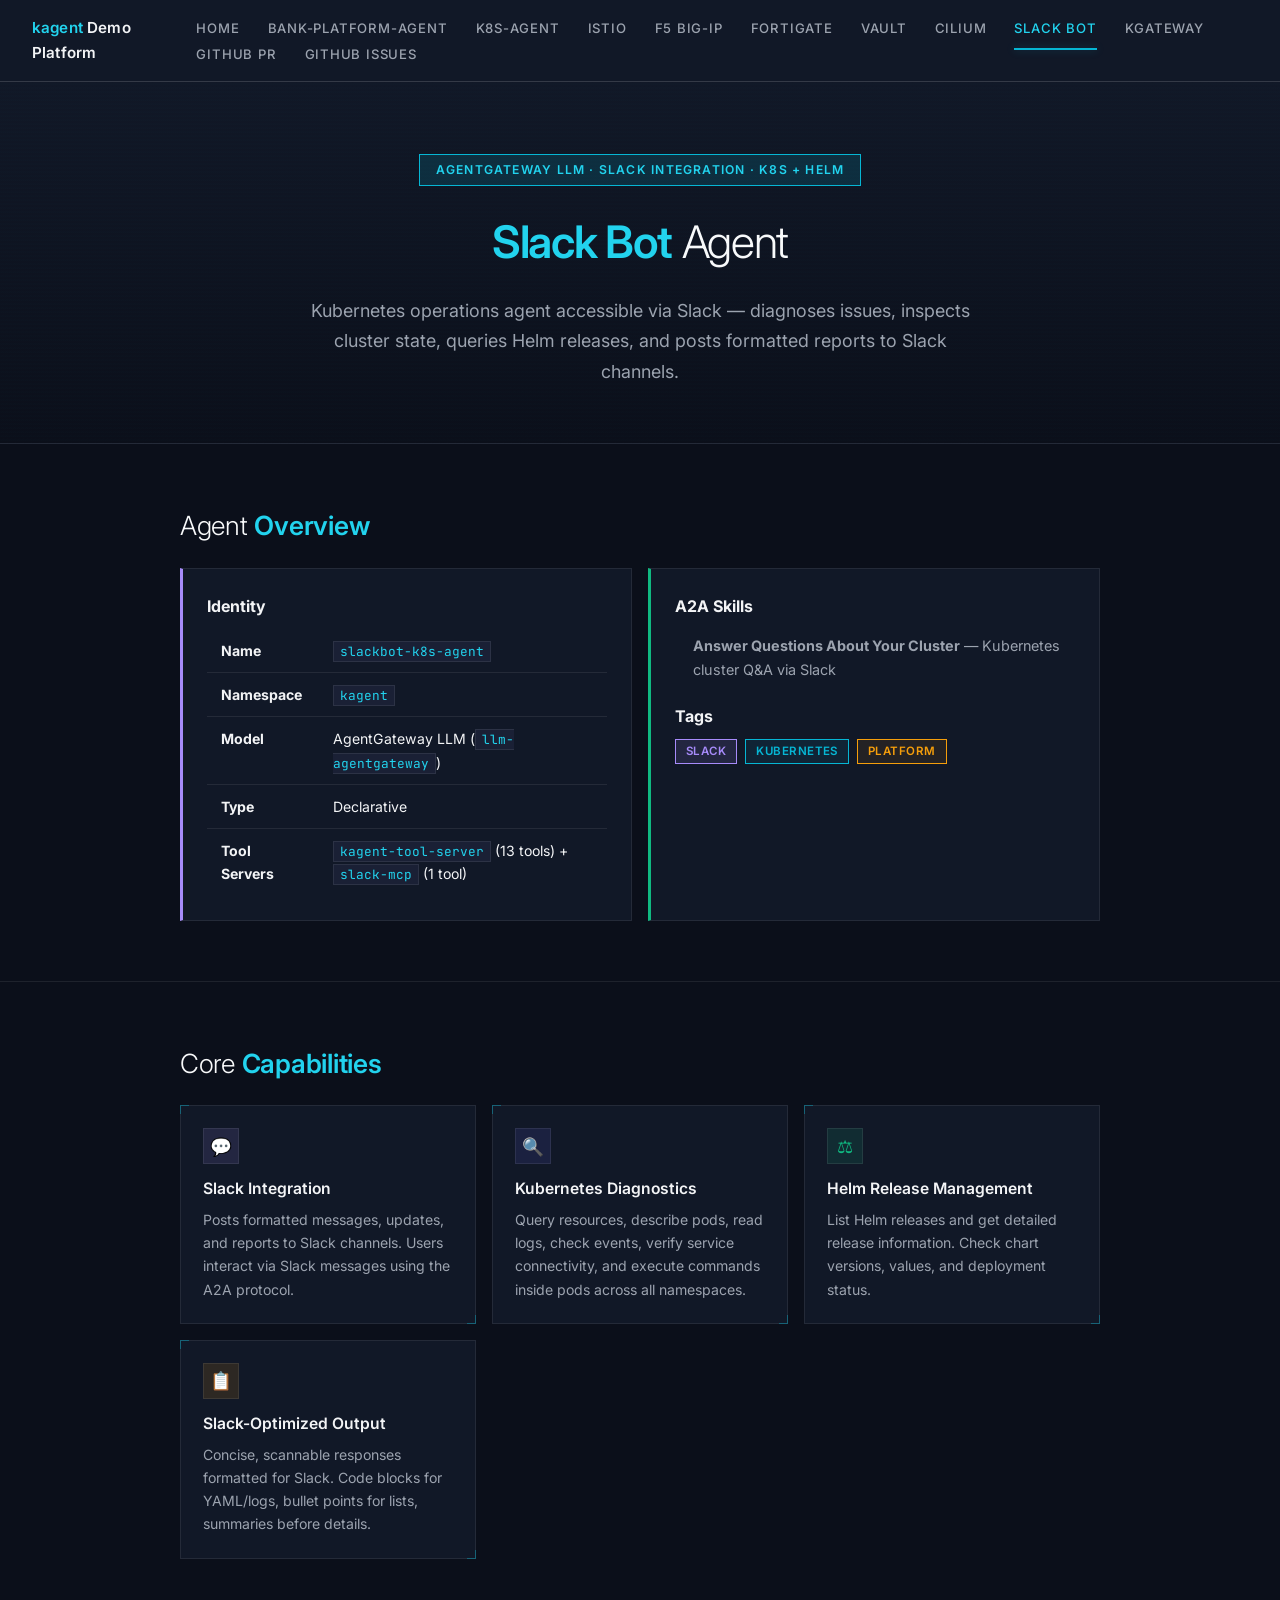
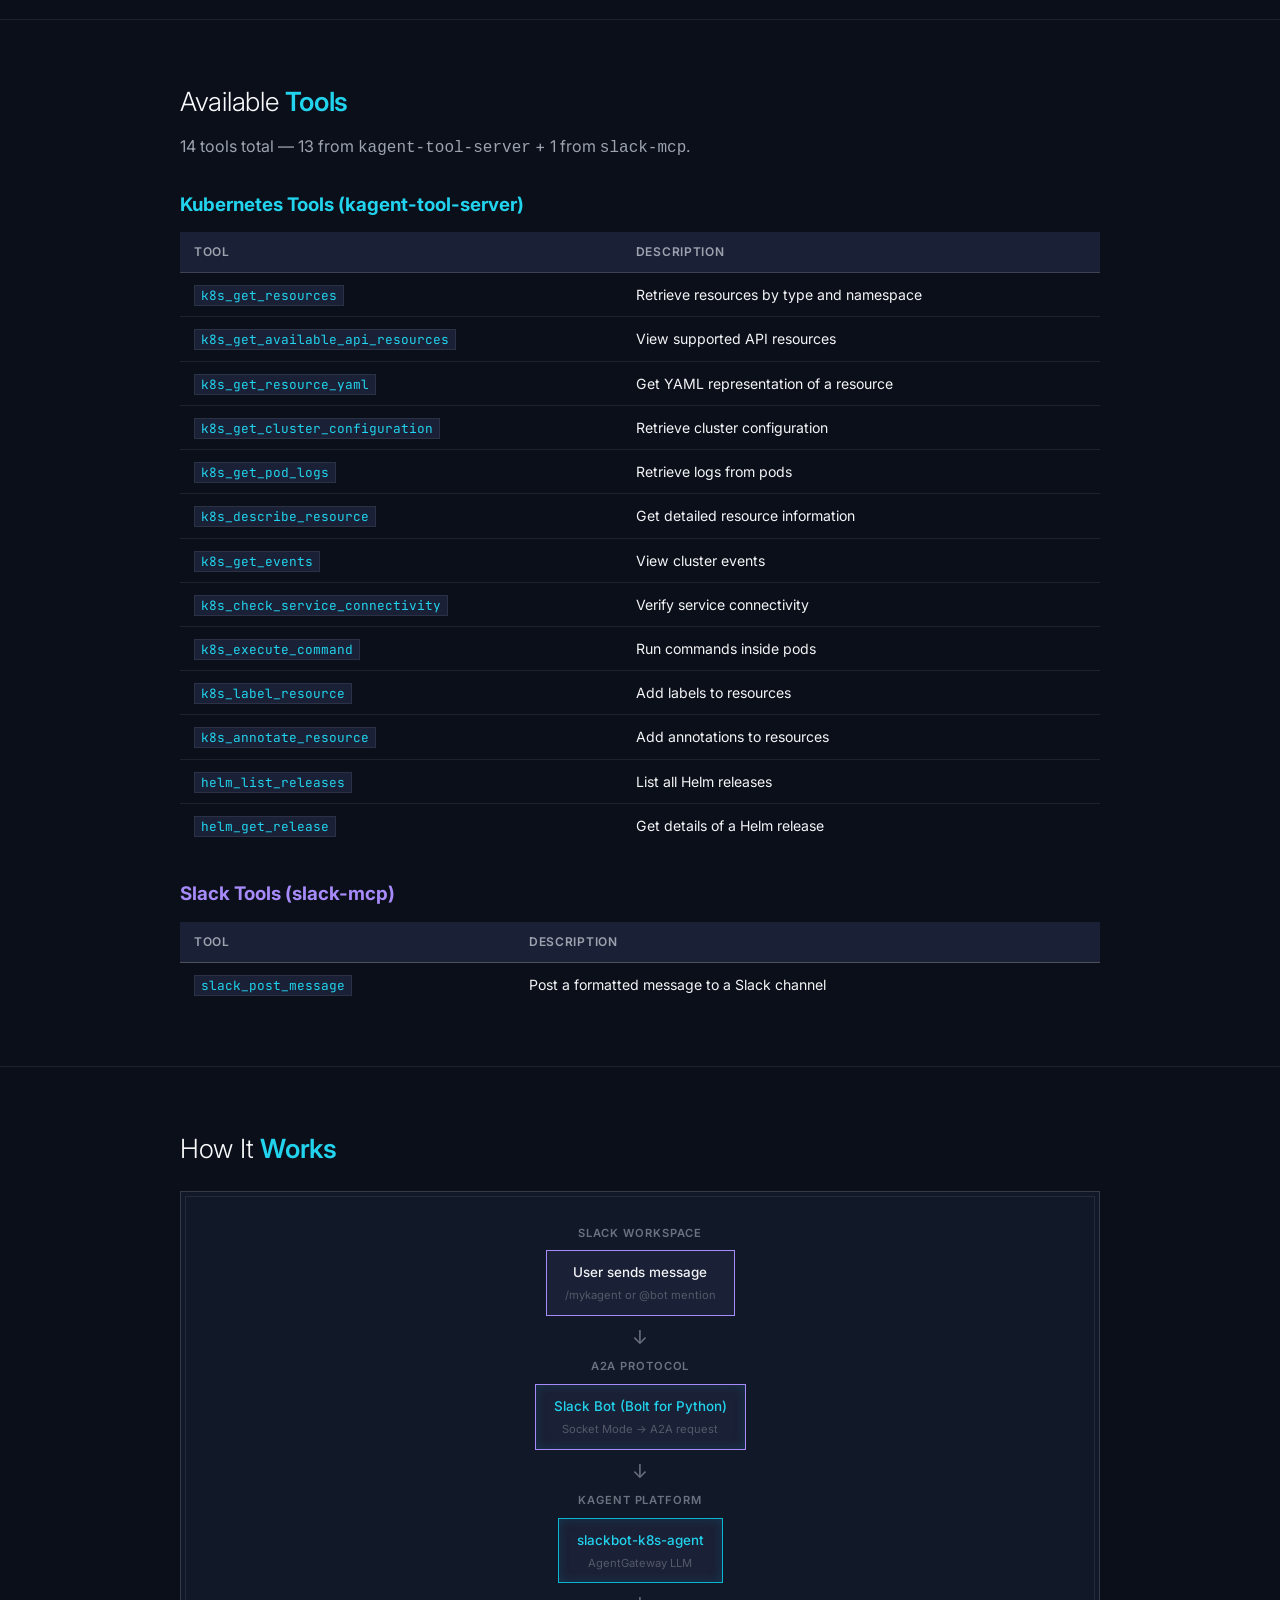
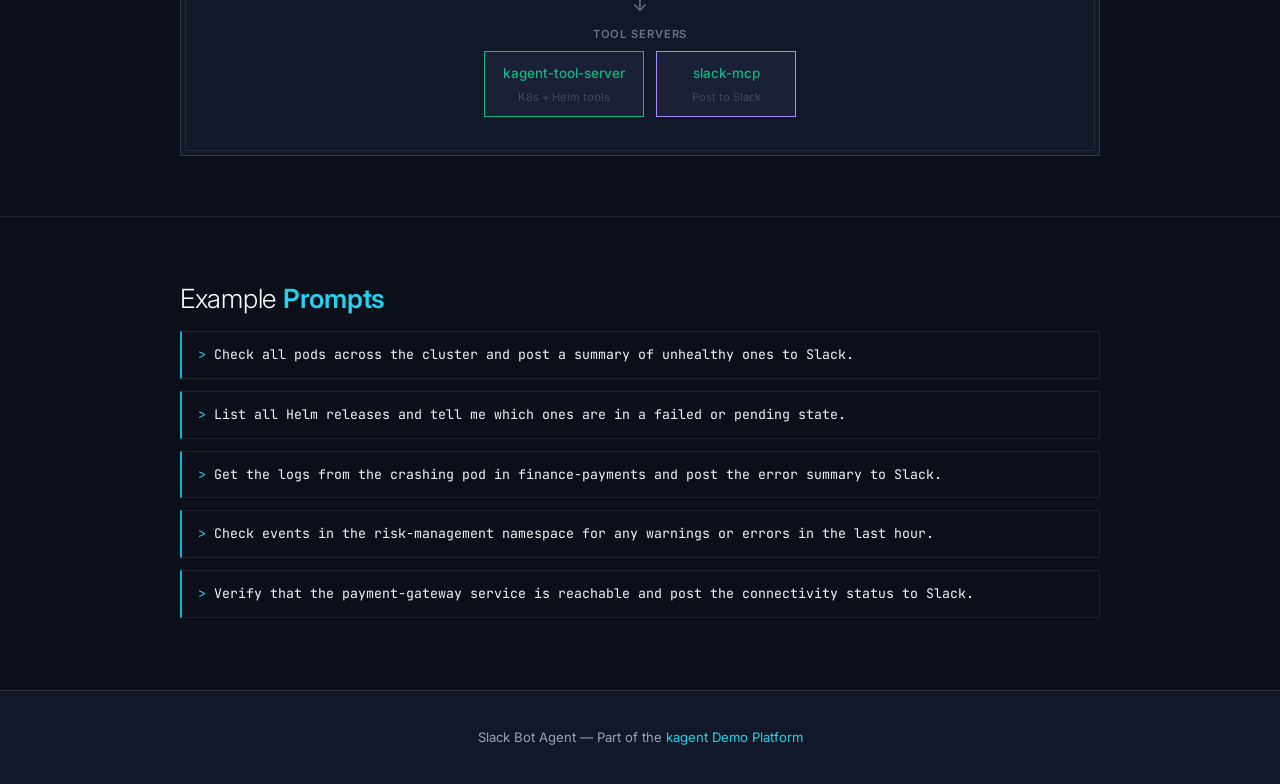
<file: docs/slackbot-agent.html>
<!DOCTYPE html>
<html lang="en">
<head>
  <meta charset="UTF-8">
  <meta name="viewport" content="width=device-width, initial-scale=1.0">
  <title>Slack Bot Agent — Documentation</title>
  <link rel="stylesheet" href="paper-theme.css">
</head>
<body>

  <!-- Nav -->
  <nav class="nav">
    <div class="nav-title"><span>kagent</span> Demo Platform</div>
    <div class="nav-links">
      <a href="index.html">Home</a>
      <a href="architecture.html">bank-platform-agent</a>
      <a href="k8s-agent.html">k8s-agent</a>
      <a href="istio-agent.html">Istio</a>
      <a href="f5-bigip-agent.html">F5 BIG-IP</a>
      <a href="fortigate-agent.html">FortiGate</a>
      <a href="vault-agent.html">Vault</a>
      <a href="cilium-crd-agent.html">Cilium</a>
      <a href="slackbot-agent.html" class="active">Slack Bot</a>
      <a href="kgateway-agent.html">kgateway</a>
      <a href="github-pr-agent.html">GitHub PR</a>
      <a href="github-issues-agent.html">GitHub Issues</a>
    </div>
  </nav>

  <!-- Hero -->
  <div class="hero">
    <div class="hero-badge">AgentGateway LLM &middot; Slack Integration &middot; K8s + Helm</div>
    <h1><span>Slack Bot</span> Agent</h1>
    <p>Kubernetes operations agent accessible via Slack &mdash; diagnoses issues, inspects cluster state, queries Helm releases, and posts formatted reports to Slack channels.</p>
  </div>

  <!-- Overview -->
  <section>
    <div class="container">
      <h2>Agent <span>Overview</span></h2>

      <div class="ps-grid">
        <div class="ps-card" style="border-left: 3px solid #a78bfa;">
          <h3>Identity</h3>
          <table class="flow-table" style="margin: 0;">
            <tbody>
              <tr><td><strong>Name</strong></td><td><code>slackbot-k8s-agent</code></td></tr>
              <tr><td><strong>Namespace</strong></td><td><code>kagent</code></td></tr>
              <tr><td><strong>Model</strong></td><td>AgentGateway LLM (<code>llm-agentgateway</code>)</td></tr>
              <tr><td><strong>Type</strong></td><td>Declarative</td></tr>
              <tr><td><strong>Tool Servers</strong></td><td><code>kagent-tool-server</code> (13 tools) + <code>slack-mcp</code> (1 tool)</td></tr>
            </tbody>
          </table>
        </div>
        <div class="ps-card" style="border-left: 3px solid var(--green);">
          <h3>A2A Skills</h3>
          <ul>
            <li><strong>Answer Questions About Your Cluster</strong> &mdash; Kubernetes cluster Q&amp;A via Slack</li>
          </ul>
          <h3 style="margin-top: 16px;">Tags</h3>
          <div style="display: flex; gap: 8px; flex-wrap: wrap;">
            <span class="tag" style="background: rgba(167,139,250,0.12); color: #a78bfa;">slack</span>
            <span class="tag tag-cyan">kubernetes</span>
            <span class="tag tag-yellow">platform</span>
          </div>
        </div>
      </div>
    </div>
  </section>

  <!-- Core Capabilities -->
  <section>
    <div class="container">
      <h2>Core <span>Capabilities</span></h2>

      <div class="features">
        <div class="feature">
          <div class="feature-icon" style="background: rgba(167, 139, 250, 0.12); color: #a78bfa;">&#x1f4ac;</div>
          <h3>Slack Integration</h3>
          <p>Posts formatted messages, updates, and reports to Slack channels. Users interact via Slack messages using the A2A protocol.</p>
        </div>
        <div class="feature">
          <div class="feature-icon" style="background: rgba(99, 102, 241, 0.12); color: var(--accent-light);">&#x1f50d;</div>
          <h3>Kubernetes Diagnostics</h3>
          <p>Query resources, describe pods, read logs, check events, verify service connectivity, and execute commands inside pods across all namespaces.</p>
        </div>
        <div class="feature">
          <div class="feature-icon" style="background: rgba(16, 185, 129, 0.12); color: var(--green);">&#x2696;</div>
          <h3>Helm Release Management</h3>
          <p>List Helm releases and get detailed release information. Check chart versions, values, and deployment status.</p>
        </div>
        <div class="feature">
          <div class="feature-icon" style="background: rgba(245, 158, 11, 0.12); color: var(--yellow);">&#x1f4cb;</div>
          <h3>Slack-Optimized Output</h3>
          <p>Concise, scannable responses formatted for Slack. Code blocks for YAML/logs, bullet points for lists, summaries before details.</p>
        </div>
      </div>
    </div>
  </section>

  <!-- Tools -->
  <section>
    <div class="container">
      <h2>Available <span>Tools</span></h2>
      <p>14 tools total &mdash; 13 from <code>kagent-tool-server</code> + 1 from <code>slack-mcp</code>.</p>

      <h3 style="margin-top: 24px; color: var(--accent-light);">Kubernetes Tools (kagent-tool-server)</h3>
      <table class="flow-table" style="margin-top: 12px;">
        <thead>
          <tr><th>Tool</th><th>Description</th></tr>
        </thead>
        <tbody>
          <tr><td><code>k8s_get_resources</code></td><td>Retrieve resources by type and namespace</td></tr>
          <tr><td><code>k8s_get_available_api_resources</code></td><td>View supported API resources</td></tr>
          <tr><td><code>k8s_get_resource_yaml</code></td><td>Get YAML representation of a resource</td></tr>
          <tr><td><code>k8s_get_cluster_configuration</code></td><td>Retrieve cluster configuration</td></tr>
          <tr><td><code>k8s_get_pod_logs</code></td><td>Retrieve logs from pods</td></tr>
          <tr><td><code>k8s_describe_resource</code></td><td>Get detailed resource information</td></tr>
          <tr><td><code>k8s_get_events</code></td><td>View cluster events</td></tr>
          <tr><td><code>k8s_check_service_connectivity</code></td><td>Verify service connectivity</td></tr>
          <tr><td><code>k8s_execute_command</code></td><td>Run commands inside pods</td></tr>
          <tr><td><code>k8s_label_resource</code></td><td>Add labels to resources</td></tr>
          <tr><td><code>k8s_annotate_resource</code></td><td>Add annotations to resources</td></tr>
          <tr><td><code>helm_list_releases</code></td><td>List all Helm releases</td></tr>
          <tr><td><code>helm_get_release</code></td><td>Get details of a Helm release</td></tr>
        </tbody>
      </table>

      <h3 style="margin-top: 32px; color: #a78bfa;">Slack Tools (slack-mcp)</h3>
      <table class="flow-table" style="margin-top: 12px;">
        <thead>
          <tr><th>Tool</th><th>Description</th></tr>
        </thead>
        <tbody>
          <tr><td><code>slack_post_message</code></td><td>Post a formatted message to a Slack channel</td></tr>
        </tbody>
      </table>
    </div>
  </section>

  <!-- How It Works -->
  <section>
    <div class="container">
      <h2>How It <span>Works</span></h2>

      <div class="arch-diagram">
        <div class="arch-label">Slack Workspace</div>
        <div class="arch-row">
          <div class="arch-box" style="border-color: #a78bfa;">User sends message<br><span style="font-size:0.7rem;opacity:0.7;">/mykagent or @bot mention</span></div>
        </div>
        <div class="arch-arrow">&darr;</div>
        <div class="arch-label">A2A Protocol</div>
        <div class="arch-row">
          <div class="arch-box accent" style="border-color: #a78bfa;">Slack Bot (Bolt for Python)<br><span style="font-size:0.7rem;opacity:0.7;">Socket Mode &rarr; A2A request</span></div>
        </div>
        <div class="arch-arrow">&darr;</div>
        <div class="arch-label">kagent Platform</div>
        <div class="arch-row">
          <div class="arch-box accent">slackbot-k8s-agent<br><span style="font-size:0.7rem;opacity:0.7;">AgentGateway LLM</span></div>
        </div>
        <div class="arch-arrow">&darr;</div>
        <div class="arch-label">Tool Servers</div>
        <div class="arch-row">
          <div class="arch-box green">kagent-tool-server<br><span style="font-size:0.7rem;opacity:0.5;">K8s + Helm tools</span></div>
          <div class="arch-box green" style="border-color: #a78bfa;">slack-mcp<br><span style="font-size:0.7rem;opacity:0.5;">Post to Slack</span></div>
        </div>
      </div>
    </div>
  </section>

  <!-- Example Prompts -->
  <section>
    <div class="container">
      <h2>Example <span>Prompts</span></h2>

      <div class="code-block" style="margin-bottom: 12px;">
        <span class="prompt">&gt;</span> <span class="cmd">Check all pods across the cluster and post a summary of unhealthy ones to Slack.</span>
      </div>
      <div class="code-block" style="margin-bottom: 12px;">
        <span class="prompt">&gt;</span> <span class="cmd">List all Helm releases and tell me which ones are in a failed or pending state.</span>
      </div>
      <div class="code-block" style="margin-bottom: 12px;">
        <span class="prompt">&gt;</span> <span class="cmd">Get the logs from the crashing pod in finance-payments and post the error summary to Slack.</span>
      </div>
      <div class="code-block" style="margin-bottom: 12px;">
        <span class="prompt">&gt;</span> <span class="cmd">Check events in the risk-management namespace for any warnings or errors in the last hour.</span>
      </div>
      <div class="code-block" style="margin-bottom: 12px;">
        <span class="prompt">&gt;</span> <span class="cmd">Verify that the payment-gateway service is reachable and post the connectivity status to Slack.</span>
      </div>
    </div>
  </section>

  <footer>
    <p>Slack Bot Agent &mdash; Part of the <a href="index.html">kagent Demo Platform</a></p>
  </footer>

</body>
</html>
</file>
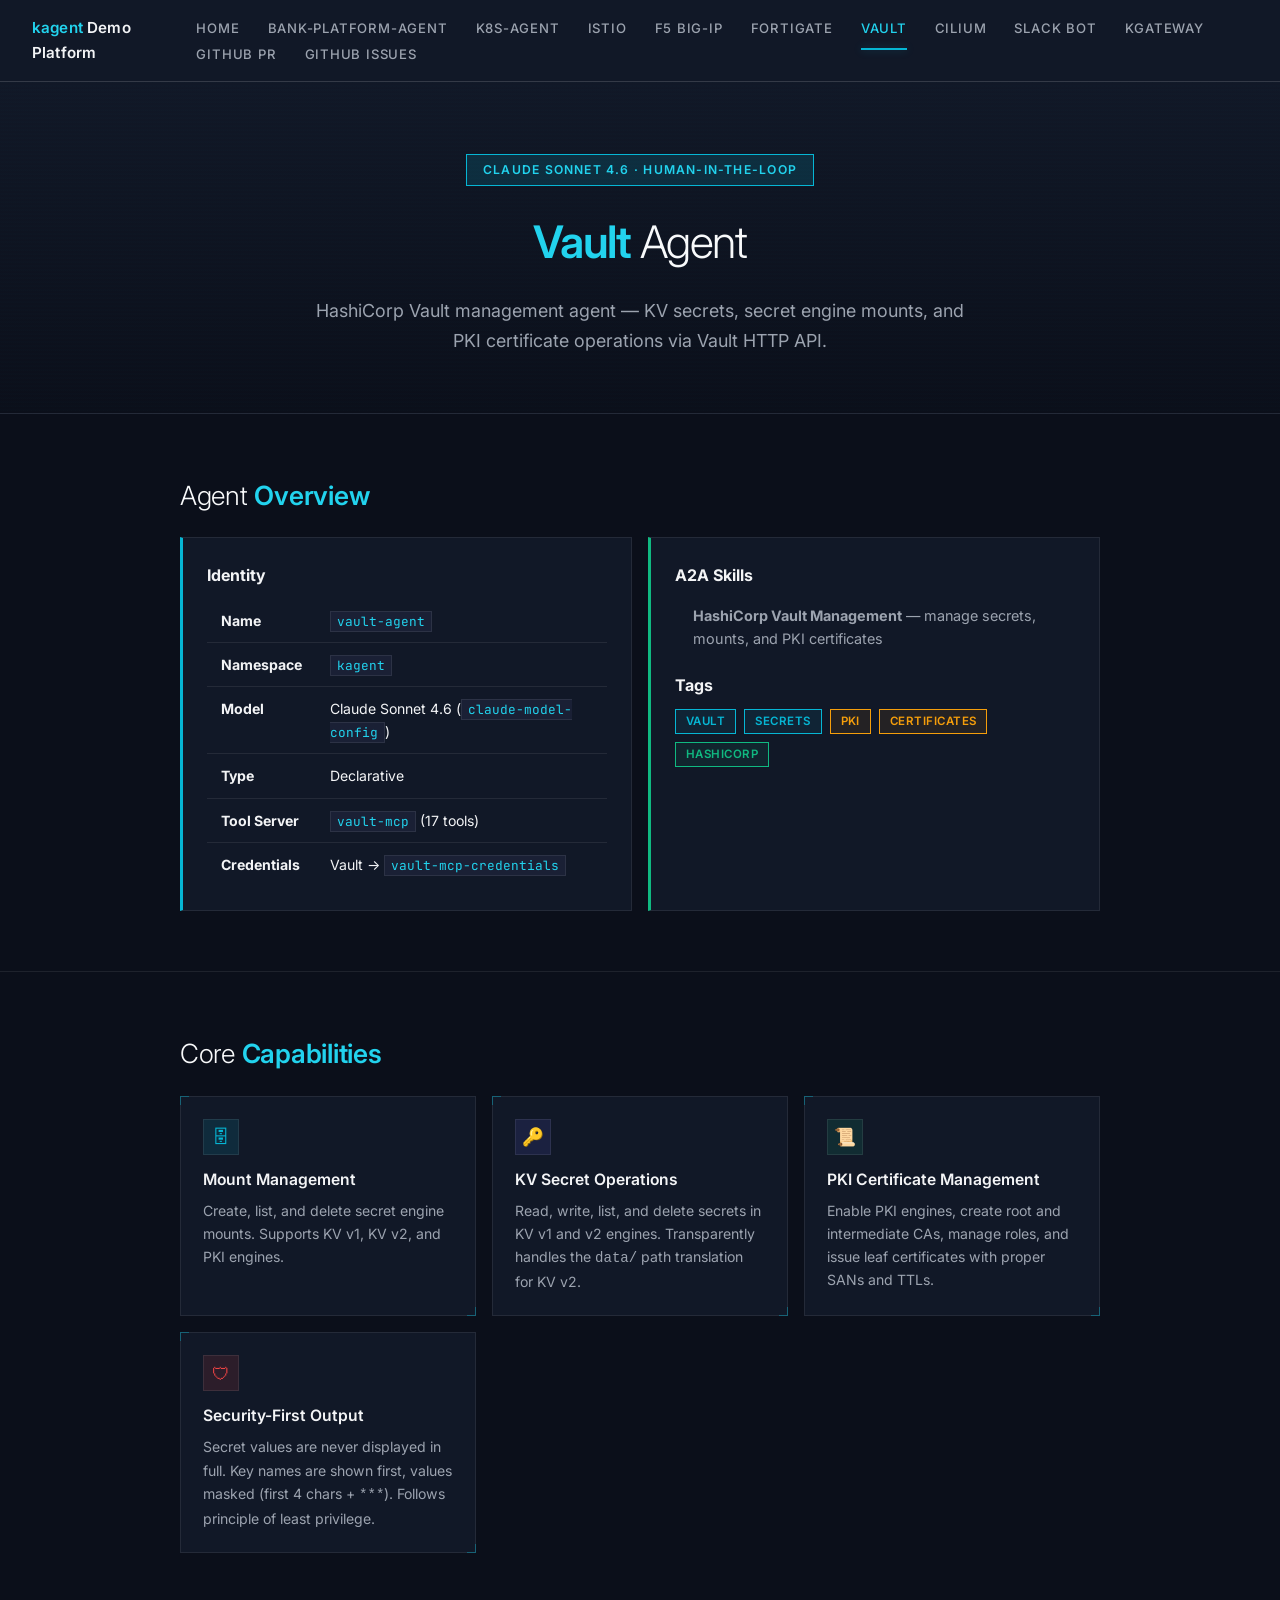
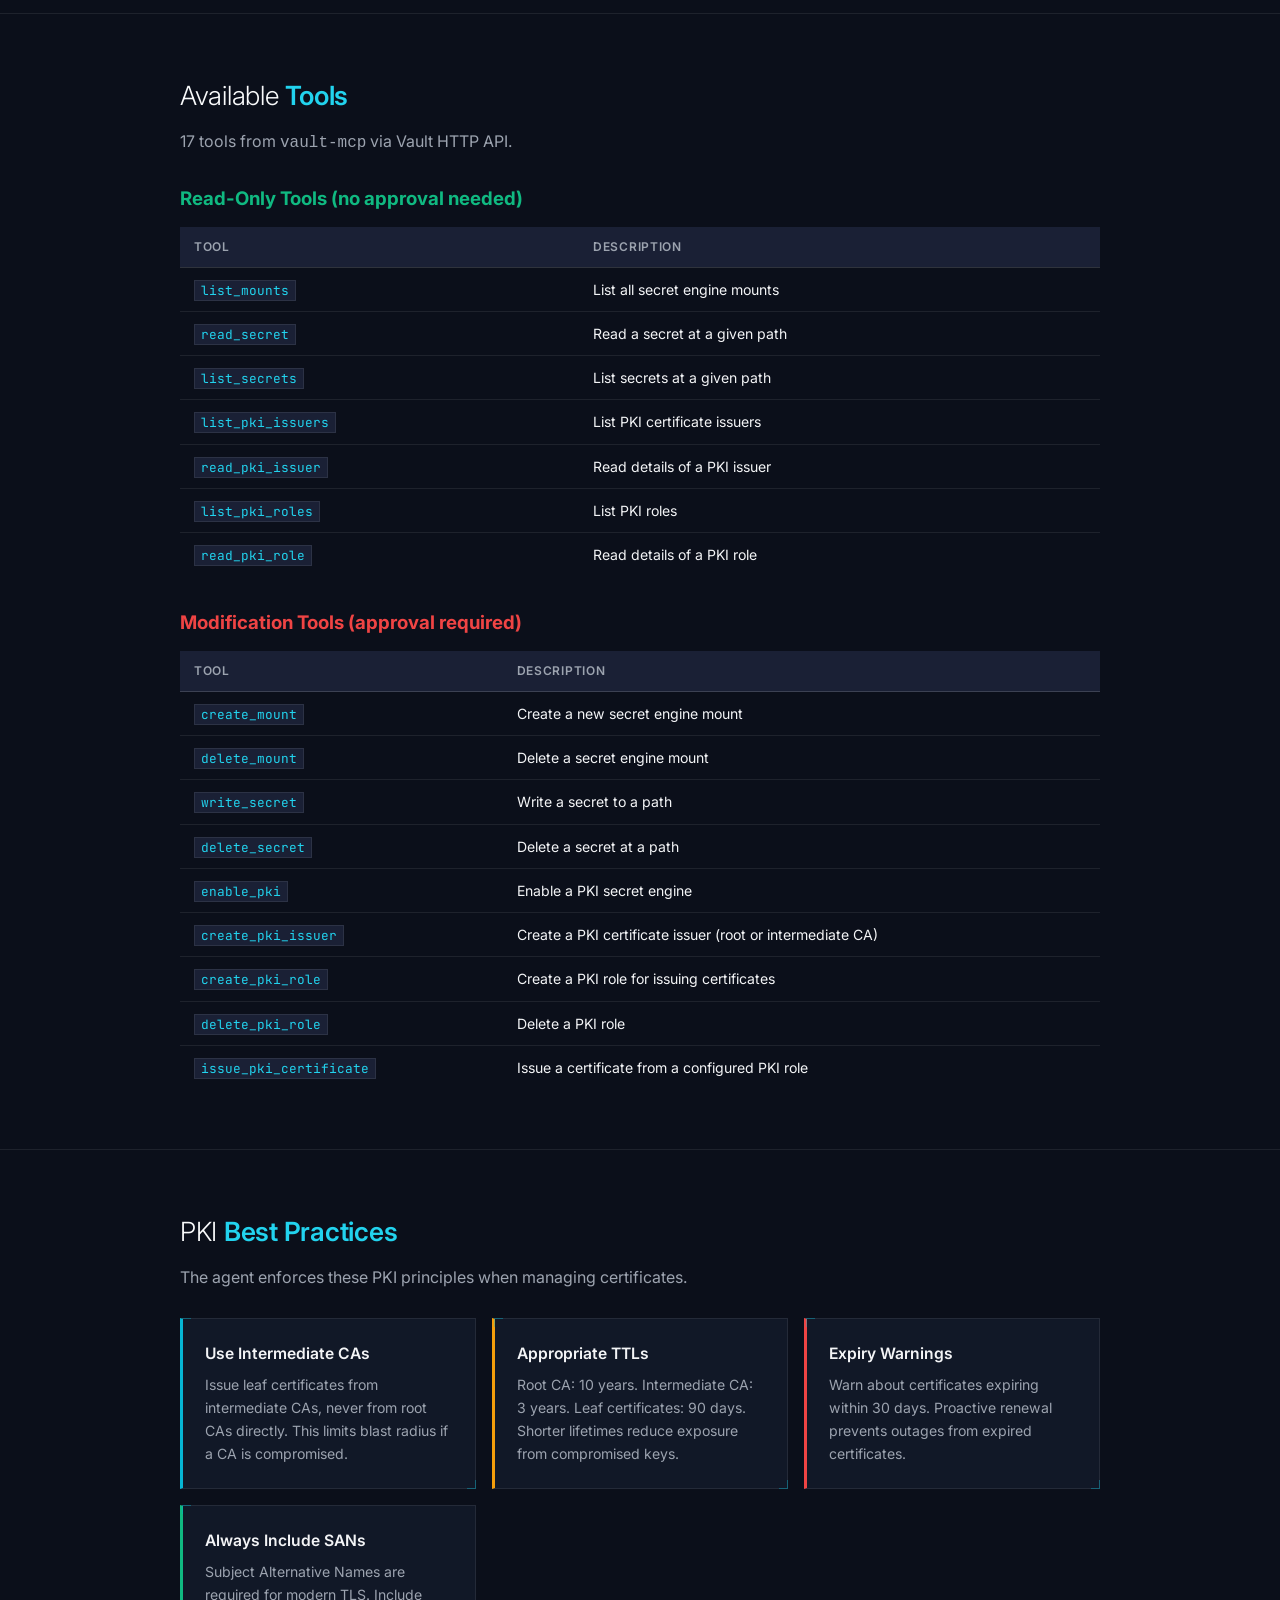
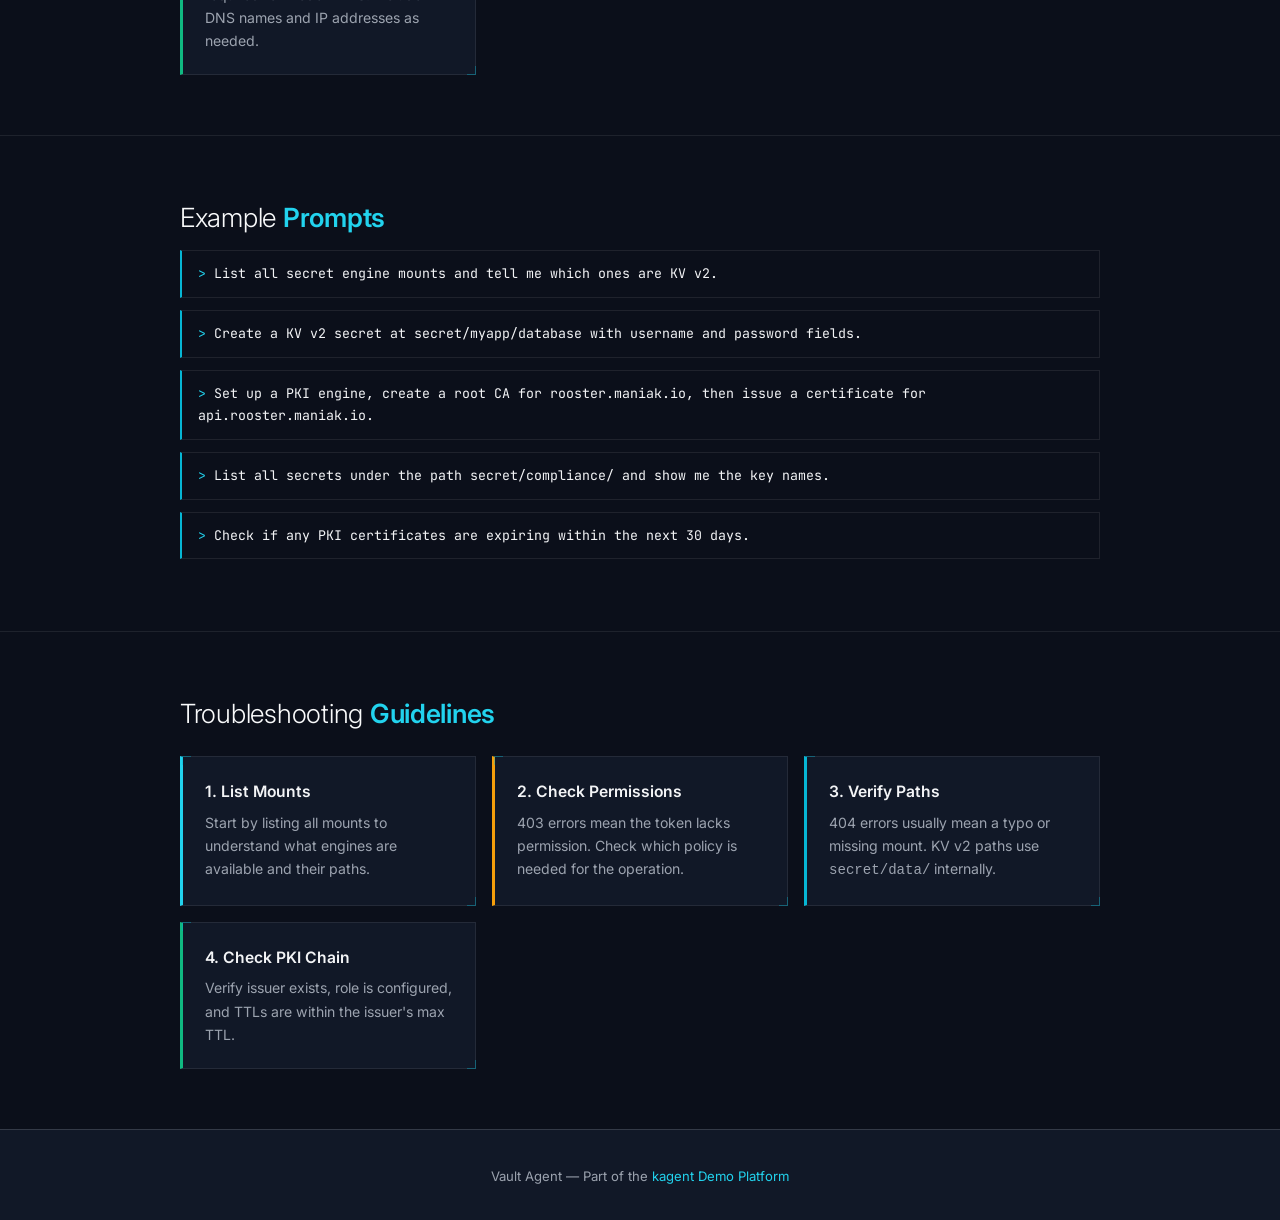
<file: docs/vault-agent.html>
<!DOCTYPE html>
<html lang="en">
<head>
  <meta charset="UTF-8">
  <meta name="viewport" content="width=device-width, initial-scale=1.0">
  <title>Vault Agent — Documentation</title>
  <link rel="stylesheet" href="paper-theme.css">
</head>
<body>

  <!-- Nav -->
  <nav class="nav">
    <div class="nav-title"><span>kagent</span> Demo Platform</div>
    <div class="nav-links">
      <a href="index.html">Home</a>
      <a href="architecture.html">bank-platform-agent</a>
      <a href="k8s-agent.html">k8s-agent</a>
      <a href="istio-agent.html">Istio</a>
      <a href="f5-bigip-agent.html">F5 BIG-IP</a>
      <a href="fortigate-agent.html">FortiGate</a>
      <a href="vault-agent.html" class="active">Vault</a>
      <a href="cilium-crd-agent.html">Cilium</a>
      <a href="slackbot-agent.html">Slack Bot</a>
      <a href="kgateway-agent.html">kgateway</a>
      <a href="github-pr-agent.html">GitHub PR</a>
      <a href="github-issues-agent.html">GitHub Issues</a>
    </div>
  </nav>

  <!-- Hero -->
  <div class="hero">
    <div class="hero-badge">Claude Sonnet 4.6 &middot; Human-in-the-Loop</div>
    <h1><span>Vault</span> Agent</h1>
    <p>HashiCorp Vault management agent &mdash; KV secrets, secret engine mounts, and PKI certificate operations via Vault HTTP API.</p>
  </div>

  <!-- Overview -->
  <section>
    <div class="container">
      <h2>Agent <span>Overview</span></h2>

      <div class="ps-grid">
        <div class="ps-card" style="border-left: 3px solid var(--cyan);">
          <h3>Identity</h3>
          <table class="flow-table" style="margin: 0;">
            <tbody>
              <tr><td><strong>Name</strong></td><td><code>vault-agent</code></td></tr>
              <tr><td><strong>Namespace</strong></td><td><code>kagent</code></td></tr>
              <tr><td><strong>Model</strong></td><td>Claude Sonnet 4.6 (<code>claude-model-config</code>)</td></tr>
              <tr><td><strong>Type</strong></td><td>Declarative</td></tr>
              <tr><td><strong>Tool Server</strong></td><td><code>vault-mcp</code> (17 tools)</td></tr>
              <tr><td><strong>Credentials</strong></td><td>Vault &rarr; <code>vault-mcp-credentials</code></td></tr>
            </tbody>
          </table>
        </div>
        <div class="ps-card" style="border-left: 3px solid var(--green);">
          <h3>A2A Skills</h3>
          <ul>
            <li><strong>HashiCorp Vault Management</strong> &mdash; manage secrets, mounts, and PKI certificates</li>
          </ul>
          <h3 style="margin-top: 16px;">Tags</h3>
          <div style="display: flex; gap: 8px; flex-wrap: wrap;">
            <span class="tag tag-cyan">vault</span>
            <span class="tag tag-cyan">secrets</span>
            <span class="tag tag-yellow">pki</span>
            <span class="tag tag-yellow">certificates</span>
            <span class="tag tag-green">hashicorp</span>
          </div>
        </div>
      </div>
    </div>
  </section>

  <!-- Core Capabilities -->
  <section>
    <div class="container">
      <h2>Core <span>Capabilities</span></h2>

      <div class="features">
        <div class="feature">
          <div class="feature-icon" style="background: rgba(6, 182, 212, 0.12); color: var(--cyan);">&#x1f5c4;</div>
          <h3>Mount Management</h3>
          <p>Create, list, and delete secret engine mounts. Supports KV v1, KV v2, and PKI engines.</p>
        </div>
        <div class="feature">
          <div class="feature-icon" style="background: rgba(99, 102, 241, 0.12); color: var(--accent-light);">&#x1f511;</div>
          <h3>KV Secret Operations</h3>
          <p>Read, write, list, and delete secrets in KV v1 and v2 engines. Transparently handles the <code>data/</code> path translation for KV v2.</p>
        </div>
        <div class="feature">
          <div class="feature-icon" style="background: rgba(16, 185, 129, 0.12); color: var(--green);">&#x1f4dc;</div>
          <h3>PKI Certificate Management</h3>
          <p>Enable PKI engines, create root and intermediate CAs, manage roles, and issue leaf certificates with proper SANs and TTLs.</p>
        </div>
        <div class="feature">
          <div class="feature-icon" style="background: rgba(239, 68, 68, 0.12); color: var(--red);">&#x1f6e1;</div>
          <h3>Security-First Output</h3>
          <p>Secret values are never displayed in full. Key names are shown first, values masked (first 4 chars + <code>***</code>). Follows principle of least privilege.</p>
        </div>
      </div>
    </div>
  </section>

  <!-- Tools -->
  <section>
    <div class="container">
      <h2>Available <span>Tools</span></h2>
      <p>17 tools from <code>vault-mcp</code> via Vault HTTP API.</p>

      <h3 style="margin-top: 24px; color: var(--green);">Read-Only Tools (no approval needed)</h3>
      <table class="flow-table" style="margin-top: 12px;">
        <thead>
          <tr><th>Tool</th><th>Description</th></tr>
        </thead>
        <tbody>
          <tr><td><code>list_mounts</code></td><td>List all secret engine mounts</td></tr>
          <tr><td><code>read_secret</code></td><td>Read a secret at a given path</td></tr>
          <tr><td><code>list_secrets</code></td><td>List secrets at a given path</td></tr>
          <tr><td><code>list_pki_issuers</code></td><td>List PKI certificate issuers</td></tr>
          <tr><td><code>read_pki_issuer</code></td><td>Read details of a PKI issuer</td></tr>
          <tr><td><code>list_pki_roles</code></td><td>List PKI roles</td></tr>
          <tr><td><code>read_pki_role</code></td><td>Read details of a PKI role</td></tr>
        </tbody>
      </table>

      <h3 style="margin-top: 32px; color: var(--red);">Modification Tools (approval required)</h3>
      <table class="flow-table" style="margin-top: 12px;">
        <thead>
          <tr><th>Tool</th><th>Description</th></tr>
        </thead>
        <tbody>
          <tr><td><code>create_mount</code></td><td>Create a new secret engine mount</td></tr>
          <tr><td><code>delete_mount</code></td><td>Delete a secret engine mount</td></tr>
          <tr><td><code>write_secret</code></td><td>Write a secret to a path</td></tr>
          <tr><td><code>delete_secret</code></td><td>Delete a secret at a path</td></tr>
          <tr><td><code>enable_pki</code></td><td>Enable a PKI secret engine</td></tr>
          <tr><td><code>create_pki_issuer</code></td><td>Create a PKI certificate issuer (root or intermediate CA)</td></tr>
          <tr><td><code>create_pki_role</code></td><td>Create a PKI role for issuing certificates</td></tr>
          <tr><td><code>delete_pki_role</code></td><td>Delete a PKI role</td></tr>
          <tr><td><code>issue_pki_certificate</code></td><td>Issue a certificate from a configured PKI role</td></tr>
        </tbody>
      </table>
    </div>
  </section>

  <!-- PKI Best Practices -->
  <section>
    <div class="container">
      <h2>PKI <span>Best Practices</span></h2>
      <p>The agent enforces these PKI principles when managing certificates.</p>

      <div class="features" style="grid-template-columns: repeat(auto-fit, minmax(260px, 1fr));">
        <div class="feature" style="border-left: 3px solid var(--cyan);">
          <h3>Use Intermediate CAs</h3>
          <p>Issue leaf certificates from intermediate CAs, never from root CAs directly. This limits blast radius if a CA is compromised.</p>
        </div>
        <div class="feature" style="border-left: 3px solid var(--yellow);">
          <h3>Appropriate TTLs</h3>
          <p>Root CA: 10 years. Intermediate CA: 3 years. Leaf certificates: 90 days. Shorter lifetimes reduce exposure from compromised keys.</p>
        </div>
        <div class="feature" style="border-left: 3px solid var(--red);">
          <h3>Expiry Warnings</h3>
          <p>Warn about certificates expiring within 30 days. Proactive renewal prevents outages from expired certificates.</p>
        </div>
        <div class="feature" style="border-left: 3px solid var(--green);">
          <h3>Always Include SANs</h3>
          <p>Subject Alternative Names are required for modern TLS. Include DNS names and IP addresses as needed.</p>
        </div>
      </div>
    </div>
  </section>

  <!-- Example Prompts -->
  <section>
    <div class="container">
      <h2>Example <span>Prompts</span></h2>

      <div class="code-block" style="margin-bottom: 12px;">
        <span class="prompt">&gt;</span> <span class="cmd">List all secret engine mounts and tell me which ones are KV v2.</span>
      </div>
      <div class="code-block" style="margin-bottom: 12px;">
        <span class="prompt">&gt;</span> <span class="cmd">Create a KV v2 secret at secret/myapp/database with username and password fields.</span>
      </div>
      <div class="code-block" style="margin-bottom: 12px;">
        <span class="prompt">&gt;</span> <span class="cmd">Set up a PKI engine, create a root CA for rooster.maniak.io, then issue a certificate for api.rooster.maniak.io.</span>
      </div>
      <div class="code-block" style="margin-bottom: 12px;">
        <span class="prompt">&gt;</span> <span class="cmd">List all secrets under the path secret/compliance/ and show me the key names.</span>
      </div>
      <div class="code-block" style="margin-bottom: 12px;">
        <span class="prompt">&gt;</span> <span class="cmd">Check if any PKI certificates are expiring within the next 30 days.</span>
      </div>
    </div>
  </section>

  <!-- Troubleshooting -->
  <section>
    <div class="container">
      <h2>Troubleshooting <span>Guidelines</span></h2>

      <div class="features" style="grid-template-columns: repeat(auto-fit, minmax(220px, 1fr));">
        <div class="feature" style="border-left: 3px solid var(--accent-light);">
          <h3>1. List Mounts</h3>
          <p>Start by listing all mounts to understand what engines are available and their paths.</p>
        </div>
        <div class="feature" style="border-left: 3px solid var(--yellow);">
          <h3>2. Check Permissions</h3>
          <p>403 errors mean the token lacks permission. Check which policy is needed for the operation.</p>
        </div>
        <div class="feature" style="border-left: 3px solid var(--cyan);">
          <h3>3. Verify Paths</h3>
          <p>404 errors usually mean a typo or missing mount. KV v2 paths use <code>secret/data/</code> internally.</p>
        </div>
        <div class="feature" style="border-left: 3px solid var(--green);">
          <h3>4. Check PKI Chain</h3>
          <p>Verify issuer exists, role is configured, and TTLs are within the issuer's max TTL.</p>
        </div>
      </div>
    </div>
  </section>

  <footer>
    <p>Vault Agent &mdash; Part of the <a href="index.html">kagent Demo Platform</a></p>
  </footer>

</body>
</html>
</file>
<file: docs/paper-theme.css>
/* ============================================================
   Dark Architecture Theme
   Inspired by agentgateway.dev — dark surfaces, cyan accents,
   thin precise lines, technical drawing details, subtle grid
   ============================================================ */

@import url('https://fonts.googleapis.com/css2?family=Inter:wght@300;400;500;600;700&family=JetBrains+Mono:wght@400;500;600;700&display=swap');

:root {
  --bg: #0b0f1a;
  --bg-grid: rgba(255,255,255,0.03);
  --surface: #111827;
  --surface-alt: #1a2035;
  --surface-glass: rgba(17,24,39,0.85);
  --border: rgba(255,255,255,0.08);
  --border-light: rgba(255,255,255,0.05);
  --border-dark: rgba(255,255,255,0.15);
  --text: #f3f4f6;
  --text-muted: #9ca3af;
  --text-faint: #6b7280;
  --accent: #06b6d4;
  --accent-light: #22d3ee;
  --accent-glow: rgba(6,182,212,0.15);
  --accent-glow-strong: rgba(6,182,212,0.3);
  --green: #10b981;
  --red: #ef4444;
  --yellow: #f59e0b;
  --cyan: #06b6d4;
  --orange: #f97316;
  --ink: #f9fafb;

  --line-thin: 0.5px;
  --line-normal: 1px;
  --line-heavy: 1.5px;
  --line-section: 2px;
}

/* ---- Reset & Base ---- */
* { margin: 0; padding: 0; box-sizing: border-box; }

body {
  font-family: 'Inter', -apple-system, BlinkMacSystemFont, 'Segoe UI', sans-serif;
  background: var(--bg);
  color: var(--text);
  line-height: 1.65;
  /* Subtle architectural grid */
  background-image:
    linear-gradient(var(--bg-grid) var(--line-thin), transparent var(--line-thin)),
    linear-gradient(90deg, var(--bg-grid) var(--line-thin), transparent var(--line-thin));
  background-size: 32px 32px;
}

a { color: var(--accent-light); text-decoration: none; }
a:hover { color: #67e8f9; text-decoration: none; }

/* ---- Navigation ---- */
.nav {
  display: flex;
  justify-content: space-between;
  align-items: center;
  padding: 14px 32px;
  border-bottom: var(--line-normal) solid var(--border-dark);
  background: var(--surface);
  backdrop-filter: blur(12px);
  position: sticky;
  top: 0;
  z-index: 100;
}
.nav-title {
  font-weight: 600;
  font-size: 0.95rem;
  letter-spacing: 0.01em;
  color: var(--text);
}
.nav-title span { color: var(--accent-light); }
.nav-links a, .nav a {
  font-size: 0.82rem;
  color: var(--text-muted);
  margin-left: 24px;
  text-transform: uppercase;
  letter-spacing: 0.06em;
  font-weight: 500;
  transition: color 0.2s;
}
.nav-links a:hover, .nav a:hover { color: var(--text); }
.nav-links a.active, .nav a.active {
  color: var(--accent-light);
  position: relative;
}
.nav-links a.active::after, .nav a.active::after {
  content: '';
  position: absolute;
  bottom: -14px;
  left: 0;
  right: 0;
  height: 2px;
  background: var(--accent);
  box-shadow: 0 0 8px var(--accent-glow-strong);
}

/* ---- Hero ---- */
.hero {
  text-align: center;
  padding: 72px 20px 56px;
  background: linear-gradient(180deg, var(--surface) 0%, var(--bg) 100%);
  border-bottom: var(--line-normal) solid var(--border);
  position: relative;
  overflow: hidden;
}
/* Subtle scan line effect */
.hero::before {
  content: '';
  position: absolute;
  top: 0; left: 0; right: 0; bottom: 0;
  background: repeating-linear-gradient(
    0deg,
    transparent,
    transparent 2px,
    rgba(6,182,212,0.008) 2px,
    rgba(6,182,212,0.008) 4px
  );
  pointer-events: none;
}
.hero-badge {
  display: inline-block;
  padding: 5px 16px;
  border: var(--line-normal) solid var(--accent);
  background: var(--accent-glow);
  font-size: 0.76rem;
  font-weight: 600;
  letter-spacing: 0.1em;
  text-transform: uppercase;
  margin-bottom: 20px;
  color: var(--accent-light);
}
.hero h1 {
  font-size: 2.8rem;
  font-weight: 300;
  letter-spacing: -0.03em;
  margin-bottom: 16px;
  color: var(--ink);
}
.hero h1 span { color: var(--accent-light); font-weight: 600; }
.hero p {
  font-size: 1.12rem;
  color: var(--text-muted);
  max-width: 660px;
  margin: 0 auto;
  line-height: 1.7;
}

/* Hero buttons */
.hero-buttons {
  display: flex;
  gap: 12px;
  justify-content: center;
  margin-top: 28px;
  flex-wrap: wrap;
}
.hero-btn {
  display: inline-block;
  padding: 11px 24px;
  border: var(--line-normal) solid var(--border-dark);
  font-weight: 500;
  font-size: 0.88rem;
  text-decoration: none;
  transition: all 0.2s;
  background: var(--surface);
  color: var(--text-muted);
  letter-spacing: 0.02em;
}
.hero-btn:hover {
  background: var(--surface-alt);
  color: var(--text);
  border-color: var(--accent);
  box-shadow: 0 0 12px var(--accent-glow);
}
.hero-btn.primary {
  background: var(--accent-glow);
  color: var(--accent-light);
  border-color: var(--accent);
}
.hero-btn.primary:hover {
  background: var(--accent-glow-strong);
  box-shadow: 0 0 20px var(--accent-glow-strong);
}

/* ---- Container ---- */
.container { max-width: 960px; margin: 0 auto; padding: 0 20px; }

/* ---- Sections ---- */
section { padding: 60px 0; }
section + section {
  border-top: var(--line-normal) solid var(--border);
}
section h2 {
  font-size: 1.65rem;
  font-weight: 300;
  margin-bottom: 10px;
  letter-spacing: -0.01em;
  color: var(--ink);
}
section h2 span { color: var(--accent-light); font-weight: 600; }
section > .container > p.lead,
section > .container > p:first-of-type {
  color: var(--text-muted);
  margin-bottom: 28px;
  font-size: 1rem;
}

/* ---- Feature / Card Grid ---- */
.features {
  display: grid;
  grid-template-columns: repeat(auto-fit, minmax(260px, 1fr));
  gap: 16px;
  margin-top: 20px;
}
.feature {
  background: var(--surface);
  border: var(--line-normal) solid var(--border);
  padding: 22px;
  position: relative;
  transition: border-color 0.2s, box-shadow 0.2s;
}
.feature:hover {
  border-color: var(--border-dark);
  box-shadow: 0 0 20px rgba(6,182,212,0.05);
}
/* Architectural corner ticks */
.feature::before, .feature::after {
  content: '';
  position: absolute;
  width: 8px;
  height: 8px;
  border-color: var(--accent);
  border-style: solid;
  opacity: 0.4;
  transition: opacity 0.2s;
}
.feature:hover::before, .feature:hover::after { opacity: 0.8; }
.feature::before {
  top: -1px; left: -1px;
  border-width: var(--line-heavy) 0 0 var(--line-heavy);
}
.feature::after {
  bottom: -1px; right: -1px;
  border-width: 0 var(--line-heavy) var(--line-heavy) 0;
}
.feature-icon {
  width: 36px;
  height: 36px;
  border: var(--line-normal) solid var(--border);
  display: flex;
  align-items: center;
  justify-content: center;
  font-size: 1.1rem;
  margin-bottom: 12px;
  background: var(--surface-alt);
}
.feature h3 { font-size: 0.98rem; margin-bottom: 6px; font-weight: 600; color: var(--text); }
.feature p { color: var(--text-muted); font-size: 0.88rem; }

/* ---- Architecture Diagram (CSS version) ---- */
.arch-diagram {
  background: var(--surface);
  border: var(--line-normal) solid var(--border-dark);
  padding: 32px 28px;
  margin-top: 20px;
  position: relative;
}
/* Inner frame — architectural detail */
.arch-diagram::before {
  content: '';
  position: absolute;
  top: 4px; left: 4px; right: 4px; bottom: 4px;
  border: var(--line-thin) solid var(--border);
  pointer-events: none;
}
.arch-row {
  display: flex;
  justify-content: center;
  gap: 12px;
  flex-wrap: wrap;
  margin-bottom: 6px;
}
.arch-box {
  background: var(--surface-alt);
  border: var(--line-normal) solid var(--border-dark);
  padding: 10px 18px;
  font-size: 0.84rem;
  font-weight: 500;
  text-align: center;
  min-width: 140px;
  transition: border-color 0.2s;
}
.arch-box:hover { border-color: var(--accent); }
.arch-box.accent {
  border-color: var(--accent);
  color: var(--accent-light);
  box-shadow: inset 0 0 12px var(--accent-glow);
}
.arch-box.green {
  border-color: var(--green);
  color: var(--green);
}
.arch-box .sub, .arch-box span[style*="font-size:0.7rem"] {
  display: block;
  font-size: 0.7rem;
  color: var(--text-faint);
  margin-top: 3px;
  font-weight: 400;
}
.arch-arrow {
  color: var(--text-faint);
  font-size: 1.2rem;
  margin: 4px 0;
  text-align: center;
}
.arch-label {
  color: var(--text-faint);
  font-size: 0.7rem;
  text-transform: uppercase;
  letter-spacing: 0.08em;
  margin-bottom: 8px;
  text-align: center;
  font-weight: 600;
}

/* ---- Scenario Cards ---- */
.scenarios { display: flex; flex-direction: column; gap: 16px; margin-top: 20px; }
.scenario {
  background: var(--surface);
  border: var(--line-normal) solid var(--border);
  padding: 24px;
  display: flex;
  gap: 20px;
  align-items: flex-start;
  transition: border-color 0.2s;
}
.scenario:hover { border-color: var(--border-dark); }
.scenario-num {
  flex-shrink: 0;
  width: 40px;
  height: 40px;
  border: var(--line-heavy) solid var(--accent);
  display: flex;
  align-items: center;
  justify-content: center;
  font-size: 1.1rem;
  font-weight: 700;
  color: var(--accent-light);
  font-family: 'JetBrains Mono', monospace;
  background: var(--accent-glow);
}
.scenario-body h3 { font-size: 1.02rem; margin-bottom: 4px; font-weight: 600; }
.scenario-body p { color: var(--text-muted); font-size: 0.9rem; margin-bottom: 8px; }

/* ---- Tags ---- */
.tag {
  display: inline-block;
  font-size: 0.72rem;
  padding: 2px 10px;
  font-weight: 600;
  letter-spacing: 0.04em;
  text-transform: uppercase;
  border: var(--line-normal) solid;
  background: transparent;
}
.tag-red { border-color: var(--red); color: var(--red); background: rgba(239,68,68,0.08); }
.tag-green { border-color: var(--green); color: var(--green); background: rgba(16,185,129,0.08); }
.tag-yellow { border-color: var(--yellow); color: var(--yellow); background: rgba(245,158,11,0.08); }
.tag-cyan { border-color: var(--cyan); color: var(--cyan); background: rgba(6,182,212,0.08); }
.tag-orange { border-color: var(--orange); color: var(--orange); background: rgba(249,115,22,0.08); }
.tag-accent { border-color: var(--accent); color: var(--accent-light); background: var(--accent-glow); }

/* ---- Code Blocks ---- */
.code-block {
  background: var(--bg);
  border: var(--line-normal) solid var(--border);
  border-left: var(--line-section) solid var(--accent);
  padding: 12px 16px;
  font-family: 'JetBrains Mono', 'SF Mono', monospace;
  font-size: 0.83rem;
  overflow-x: auto;
  color: var(--text-muted);
}
.code-block .prompt { color: var(--accent-light); }
.code-block .cmd { color: var(--text); }
.code-block .comment { color: var(--text-faint); }

/* ---- Terminal ---- */
.terminal {
  background: var(--bg);
  border: var(--line-normal) solid var(--border-dark);
  overflow: hidden;
  margin-top: 20px;
}
.terminal-header {
  background: var(--surface);
  padding: 8px 14px;
  display: flex;
  align-items: center;
  gap: 6px;
  border-bottom: var(--line-normal) solid var(--border);
}
.terminal-dot {
  width: 10px; height: 10px; border-radius: 50%;
}
.terminal-dot.r { background: #ef4444; }
.terminal-dot.y { background: #f59e0b; }
.terminal-dot.g { background: #10b981; }
.terminal-title {
  color: var(--text-faint);
  font-size: 0.76rem;
  margin-left: 6px;
  font-family: 'JetBrains Mono', monospace;
  letter-spacing: 0.04em;
  text-transform: uppercase;
}
.terminal-body {
  padding: 18px;
  font-family: 'JetBrains Mono', 'SF Mono', monospace;
  font-size: 0.8rem;
  line-height: 1.75;
}
.terminal-body .line { white-space: pre; display: block; }
.terminal-body .green { color: var(--green); }
.terminal-body .red { color: var(--red); }
.terminal-body .yellow { color: var(--yellow); }
.terminal-body .cyan { color: var(--cyan); }
.terminal-body .orange { color: var(--orange); }
.terminal-body .accent { color: var(--accent-light); }
.terminal-body .muted { color: var(--text-faint); }

/* ---- Tables ---- */
.flow-table, .data-table {
  width: 100%;
  border-collapse: collapse;
  margin-top: 16px;
  font-size: 0.88rem;
}
.flow-table th, .data-table th {
  text-align: left;
  padding: 10px 14px;
  background: var(--surface-alt);
  border-bottom: var(--line-heavy) solid var(--border-dark);
  font-weight: 600;
  font-size: 0.75rem;
  text-transform: uppercase;
  letter-spacing: 0.06em;
  color: var(--text-muted);
}
.flow-table td, .data-table td {
  padding: 10px 14px;
  border-bottom: var(--line-normal) solid var(--border);
  vertical-align: top;
}
.flow-table tr:last-child td, .data-table tr:last-child td { border-bottom: none; }
.flow-table code, .data-table code {
  background: var(--surface-alt);
  border: var(--line-normal) solid var(--border);
  padding: 1px 6px;
  font-size: 0.8rem;
  font-family: 'JetBrains Mono', monospace;
  color: var(--accent-light);
}

/* ---- Problem/Solution Cards ---- */
.ps-grid {
  display: grid;
  grid-template-columns: 1fr 1fr;
  gap: 16px;
  margin-top: 20px;
}
.ps-card {
  background: var(--surface);
  border: var(--line-normal) solid var(--border);
  padding: 24px;
}
.ps-card h3 { font-size: 1rem; margin-bottom: 10px; display: flex; align-items: center; gap: 8px; }
.ps-card p, .ps-card li { color: var(--text-muted); font-size: 0.9rem; }
.ps-card ul { list-style: none; padding: 0; }
.ps-card ul li { padding: 5px 0 5px 18px; position: relative; }
.ps-card ul li::before {
  content: '';
  position: absolute;
  left: 0;
  top: 13px;
  width: 6px;
  height: 6px;
}
.ps-card.problem { border-left: var(--line-section) solid var(--red); }
.ps-card.problem ul li::before { background: var(--red); }
.ps-card.solution { border-left: var(--line-section) solid var(--green); }
.ps-card.solution ul li::before { background: var(--green); }

/* ---- Flow Steps ---- */
.flow-steps { display: flex; flex-direction: column; gap: 0; margin-top: 20px; }
.flow-step { display: flex; gap: 18px; align-items: stretch; }
.flow-step-line {
  display: flex;
  flex-direction: column;
  align-items: center;
  width: 36px;
  flex-shrink: 0;
}
.flow-step-dot {
  width: 28px;
  height: 28px;
  border: var(--line-heavy) solid var(--accent);
  display: flex;
  align-items: center;
  justify-content: center;
  font-size: 0.76rem;
  font-weight: 700;
  flex-shrink: 0;
  background: var(--accent-glow);
  font-family: 'JetBrains Mono', monospace;
  color: var(--accent-light);
}
.flow-step-connector {
  flex: 1;
  width: var(--line-normal);
  background: var(--border-dark);
}
.flow-step:last-child .flow-step-connector { display: none; }
.flow-step-content {
  background: var(--surface);
  border: var(--line-normal) solid var(--border);
  border-left: var(--line-section) solid var(--accent);
  padding: 16px 20px;
  flex: 1;
  margin-bottom: 10px;
}
.flow-step-content h4 { font-size: 0.92rem; margin-bottom: 4px; font-weight: 600; }
.flow-step-content p { color: var(--text-muted); font-size: 0.86rem; }

/* ---- Info Cards ---- */
.info-grid {
  display: grid;
  grid-template-columns: repeat(auto-fit, minmax(270px, 1fr));
  gap: 14px;
  margin-top: 20px;
}
.info-card {
  background: var(--surface);
  border: var(--line-normal) solid var(--border);
  padding: 20px;
  transition: border-color 0.2s;
}
.info-card:hover { border-color: var(--border-dark); }
.info-card h3 { font-size: 0.92rem; margin-bottom: 6px; font-weight: 600; }
.info-card p { color: var(--text-muted); font-size: 0.86rem; }
.info-card code {
  background: var(--surface-alt);
  border: var(--line-normal) solid var(--border);
  padding: 1px 5px;
  font-size: 0.8rem;
  color: var(--accent-light);
}

/* ---- File Tree ---- */
.file-tree {
  background: var(--surface);
  border: var(--line-normal) solid var(--border-dark);
  padding: 22px 24px;
  font-family: 'JetBrains Mono', monospace;
  font-size: 0.82rem;
  line-height: 1.8;
  margin-top: 16px;
}
.file-tree .dir { color: var(--accent-light); font-weight: 600; }
.file-tree .file { color: var(--text); }
.file-tree .desc { color: var(--text-muted); font-family: 'Inter', sans-serif; font-size: 0.78rem; }

/* ---- YAML Block ---- */
.yaml-block {
  background: var(--bg);
  border: var(--line-normal) solid var(--border);
  border-left: var(--line-section) solid var(--accent);
  padding: 16px 18px;
  font-family: 'JetBrains Mono', monospace;
  font-size: 0.8rem;
  line-height: 1.6;
  overflow-x: auto;
  margin-top: 14px;
}
.yaml-block .key { color: var(--accent-light); }
.yaml-block .val { color: var(--green); }
.yaml-block .comment { color: var(--text-faint); }

/* ---- Chaos Buttons ---- */
.chaos-btn {
  padding: 9px 18px;
  border: var(--line-normal) solid var(--border-dark);
  font-size: 0.86rem;
  font-weight: 600;
  cursor: pointer;
  transition: all 0.2s;
  font-family: inherit;
  background: var(--surface);
  color: var(--text-muted);
  letter-spacing: 0.02em;
}
.chaos-btn:hover { transform: translateY(-1px); }
.chaos-btn:active { transform: translateY(0); }
.chaos-btn:disabled { opacity: 0.4; cursor: not-allowed; transform: none; }
.chaos-btn-red { color: var(--red); border-color: var(--red); background: rgba(239,68,68,0.06); }
.chaos-btn-red:hover { background: rgba(239,68,68,0.15); box-shadow: 0 0 12px rgba(239,68,68,0.2); }
.chaos-btn-green { color: var(--green); border-color: var(--green); background: rgba(16,185,129,0.06); }
.chaos-btn-green:hover { background: rgba(16,185,129,0.15); box-shadow: 0 0 12px rgba(16,185,129,0.2); }
.chaos-btn-cyan { color: var(--cyan); border-color: var(--cyan); background: rgba(6,182,212,0.06); }
.chaos-btn-cyan:hover { background: rgba(6,182,212,0.15); box-shadow: 0 0 12px rgba(6,182,212,0.2); }

/* ---- Cluster Visualization ---- */
.cluster-viz-title {
  font-size: 0.75rem;
  color: var(--text-muted);
  text-transform: uppercase;
  letter-spacing: 0.08em;
  margin-bottom: 14px;
  font-weight: 600;
}
.ns-grid {
  display: grid;
  grid-template-columns: 1fr 1fr 1fr;
  gap: 12px;
}
.ns-card {
  background: var(--surface-alt);
  border: var(--line-normal) solid var(--border);
  padding: 14px;
  transition: border-color 0.3s;
}
.ns-card.has-error { border-color: rgba(239,68,68,0.5); }
.ns-header {
  font-size: 0.7rem;
  text-transform: uppercase;
  letter-spacing: 0.08em;
  color: var(--text-muted);
  margin-bottom: 10px;
  padding-bottom: 6px;
  border-bottom: var(--line-normal) solid var(--border);
  font-weight: 600;
}
.pod-row { margin-bottom: 8px; }
.pod-row:last-child { margin-bottom: 0; }
.pod-box { display: flex; align-items: center; gap: 8px; }
.pod-dot {
  width: 8px;
  height: 8px;
  border-radius: 50%;
  flex-shrink: 0;
  transition: background 0.3s, box-shadow 0.3s;
}
.pod-dot.healthy {
  background: var(--green);
  box-shadow: 0 0 6px rgba(16,185,129,0.4);
}
.pod-dot.error {
  background: var(--red);
  box-shadow: 0 0 6px rgba(239,68,68,0.5);
  animation: pulse-red 1.5s ease-in-out infinite;
}
@keyframes pulse-red {
  0%, 100% { box-shadow: 0 0 6px rgba(239,68,68,0.5); }
  50% { box-shadow: 0 0 14px rgba(239,68,68,0.8); }
}
.pod-name { font-size: 0.8rem; font-weight: 500; }
.pod-status {
  font-size: 0.7rem;
  font-family: 'JetBrains Mono', monospace;
  transition: color 0.3s;
}
.pod-status.healthy { color: var(--green); }
.pod-status.error { color: var(--red); }
.vs-indicator {
  margin-top: 10px;
  padding: 6px 10px;
  font-size: 0.72rem;
  font-family: 'JetBrains Mono', monospace;
  display: flex;
  align-items: center;
  gap: 6px;
  transition: all 0.3s;
  border: var(--line-normal) solid;
}
.vs-indicator.healthy {
  border-color: rgba(16,185,129,0.3);
  color: var(--green);
  background: rgba(16,185,129,0.06);
}
.vs-indicator.error {
  border-color: rgba(239,68,68,0.3);
  color: var(--red);
  background: rgba(239,68,68,0.06);
}
.viz-legend {
  display: flex;
  gap: 18px;
  margin-top: 12px;
  font-size: 0.7rem;
  color: var(--text-muted);
}
.viz-legend-item { display: flex; align-items: center; gap: 5px; }
.viz-legend-dot {
  width: 7px;
  height: 7px;
  border-radius: 50%;
}

/* ---- SVG overrides ---- */
svg text {
  font-family: 'Inter', -apple-system, sans-serif;
}

/* ---- Footer ---- */
footer {
  border-top: var(--line-normal) solid var(--border-dark);
  padding: 36px 20px;
  text-align: center;
  color: var(--text-muted);
  font-size: 0.82rem;
  background: var(--surface);
}
footer a { color: var(--accent-light); }

/* ---- Responsive ---- */
@media (max-width: 700px) {
  .hero h1 { font-size: 1.8rem; }
  .ps-grid { grid-template-columns: 1fr; }
  .info-grid { grid-template-columns: 1fr; }
  .ns-grid { grid-template-columns: 1fr; }
  .nav { padding: 10px 16px; flex-wrap: wrap; gap: 6px; }
  .scenario { flex-direction: column; gap: 10px; }
}
</file>
